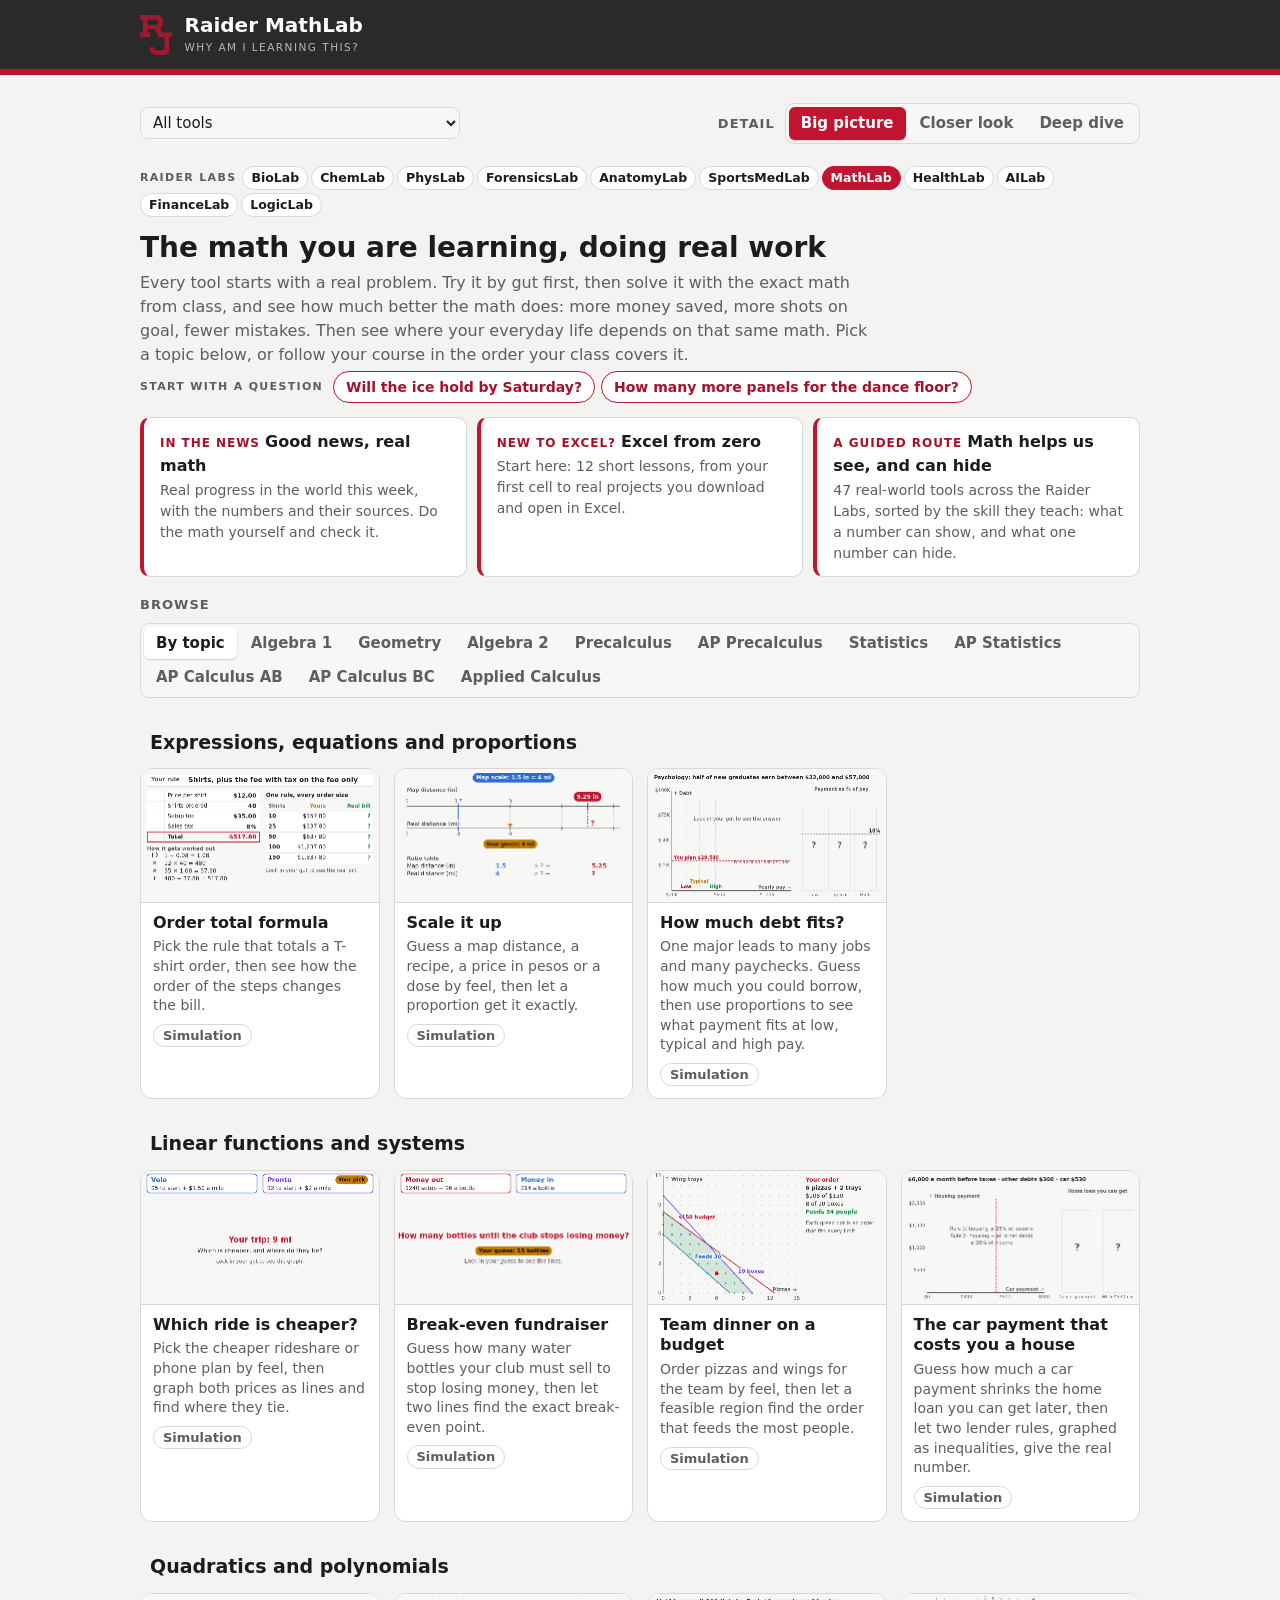
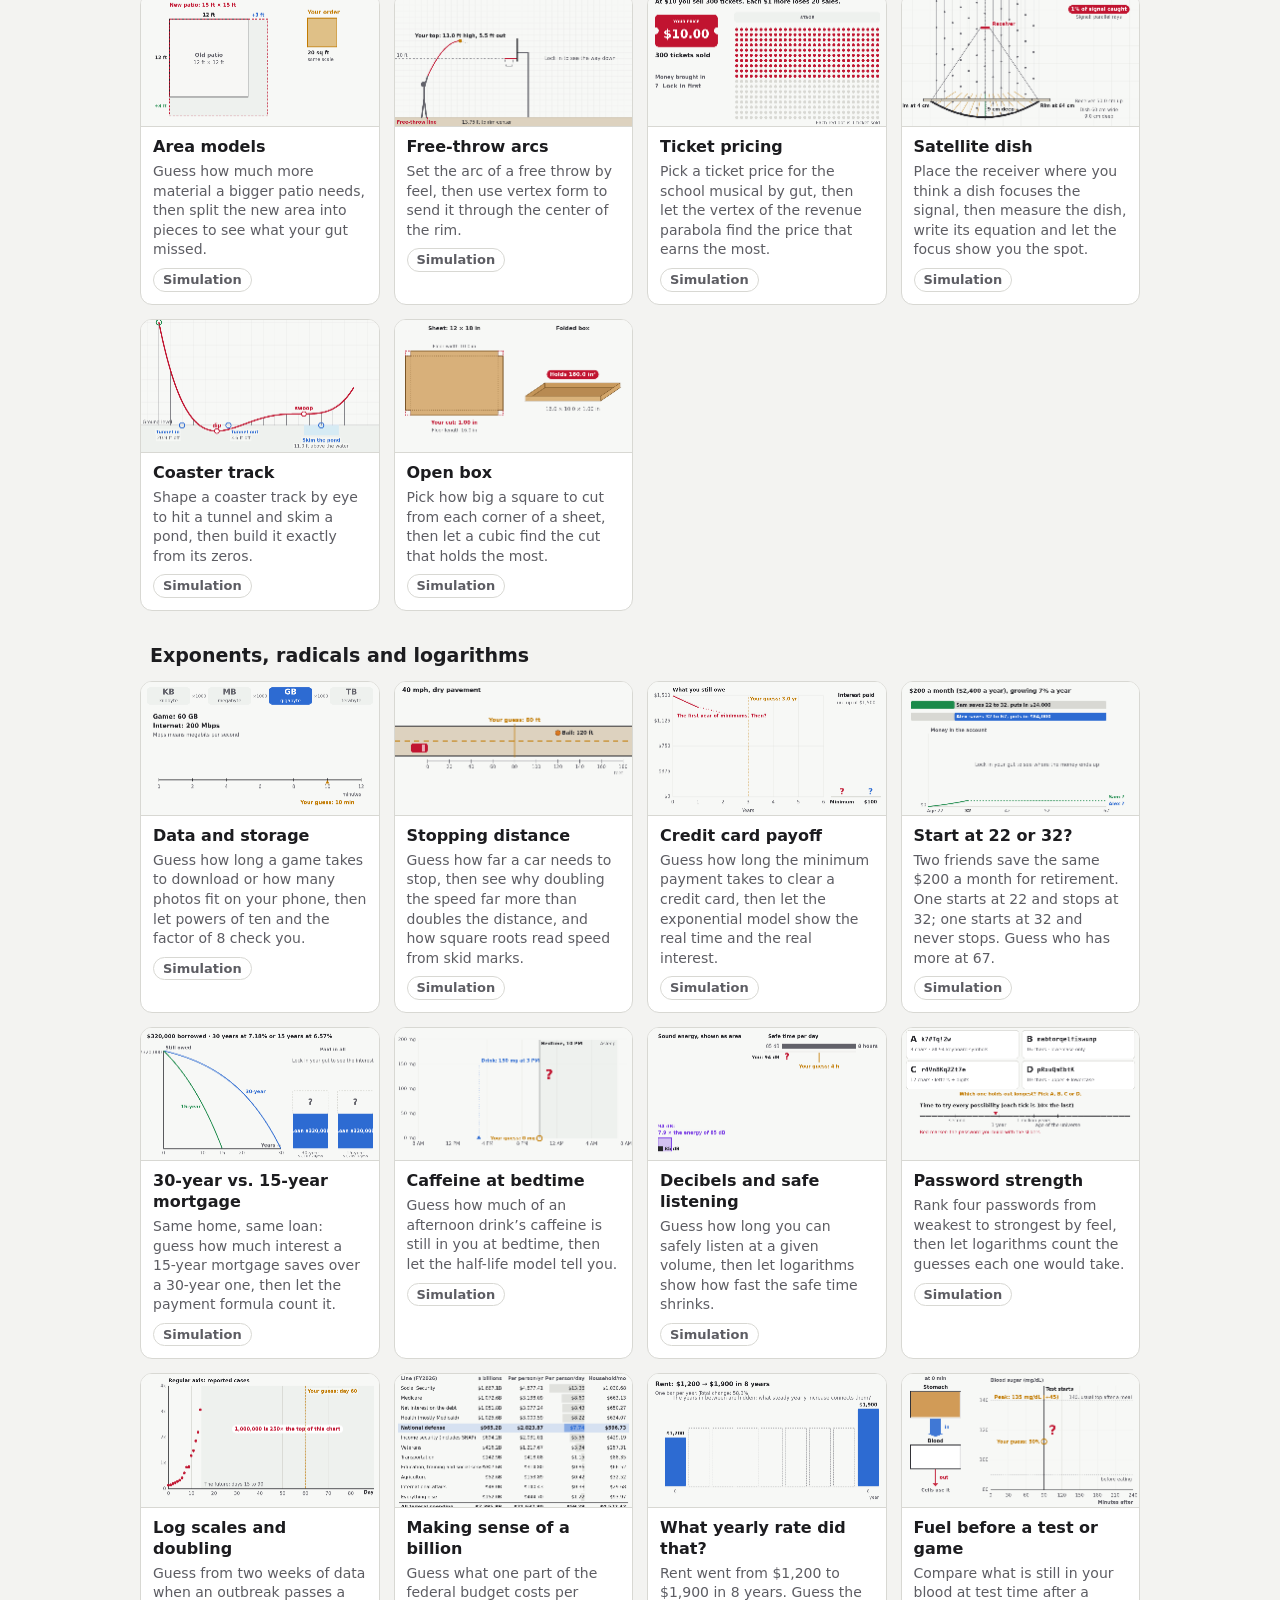
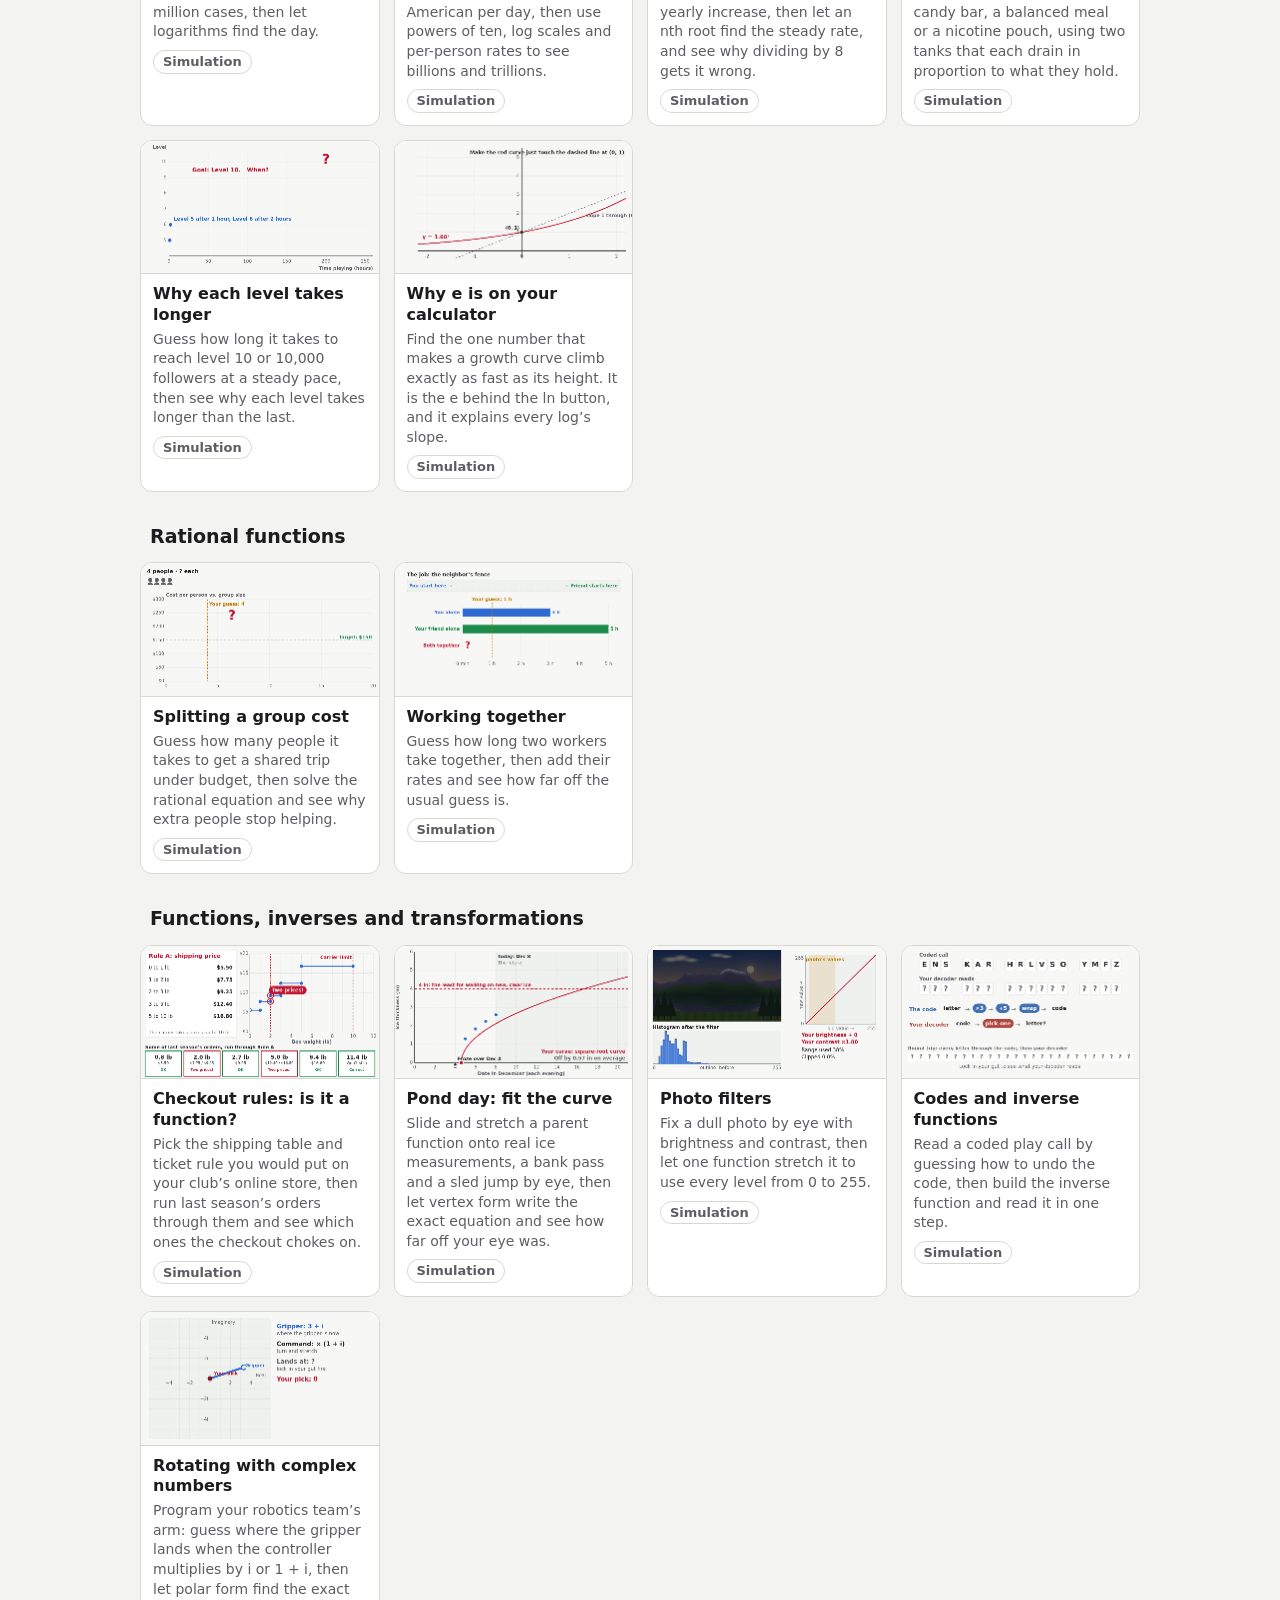
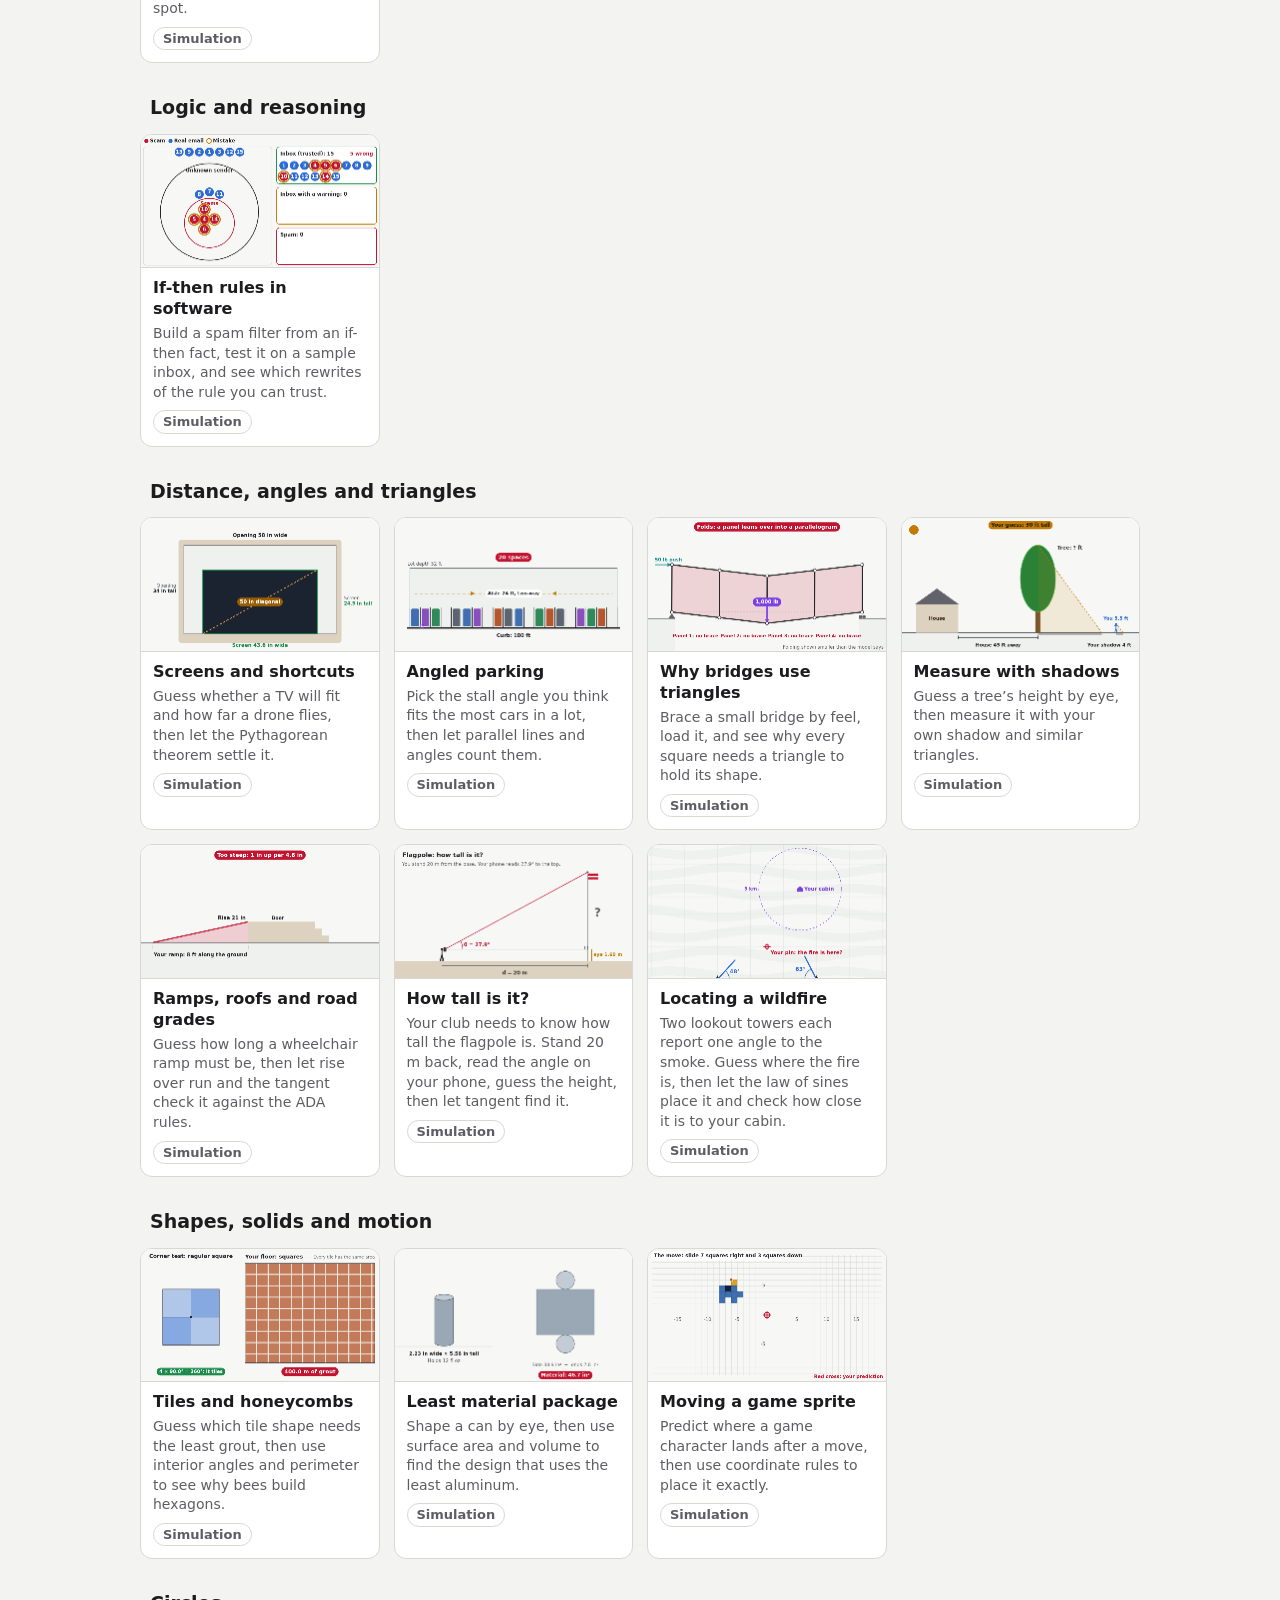
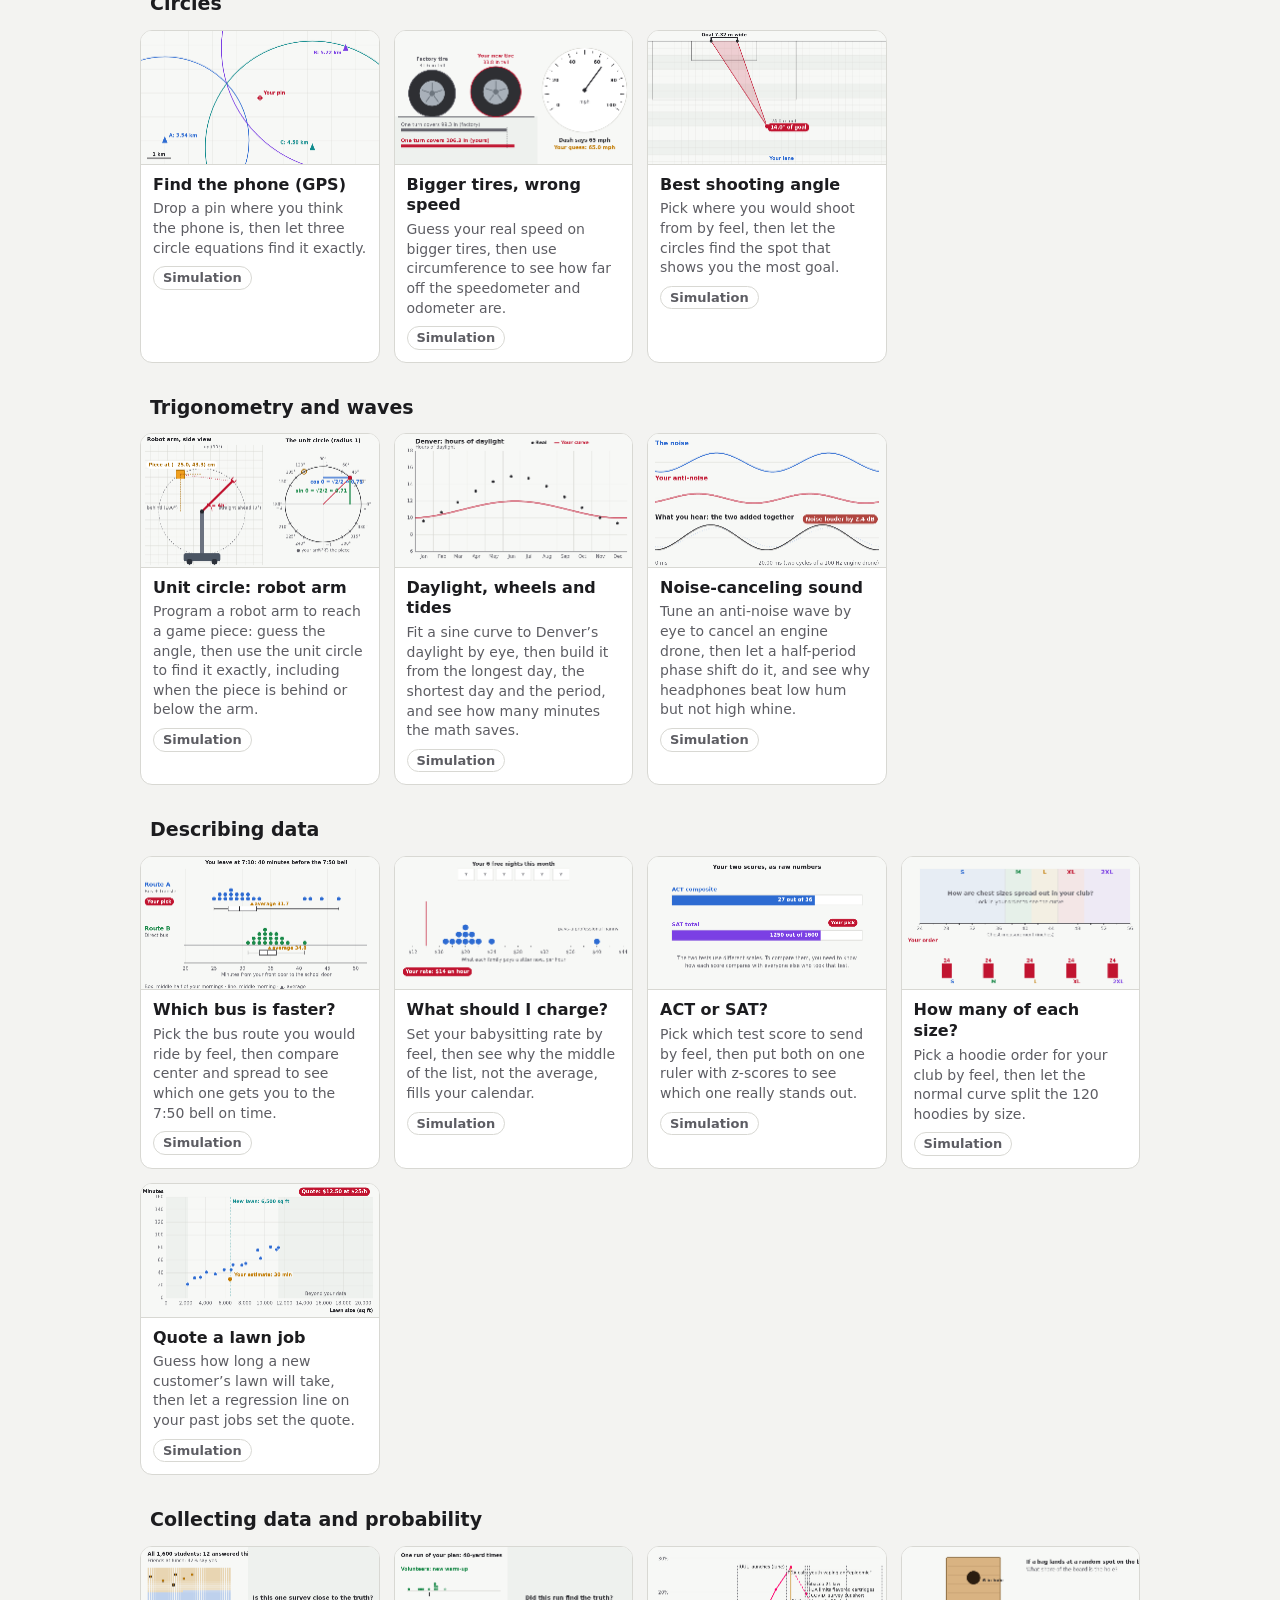
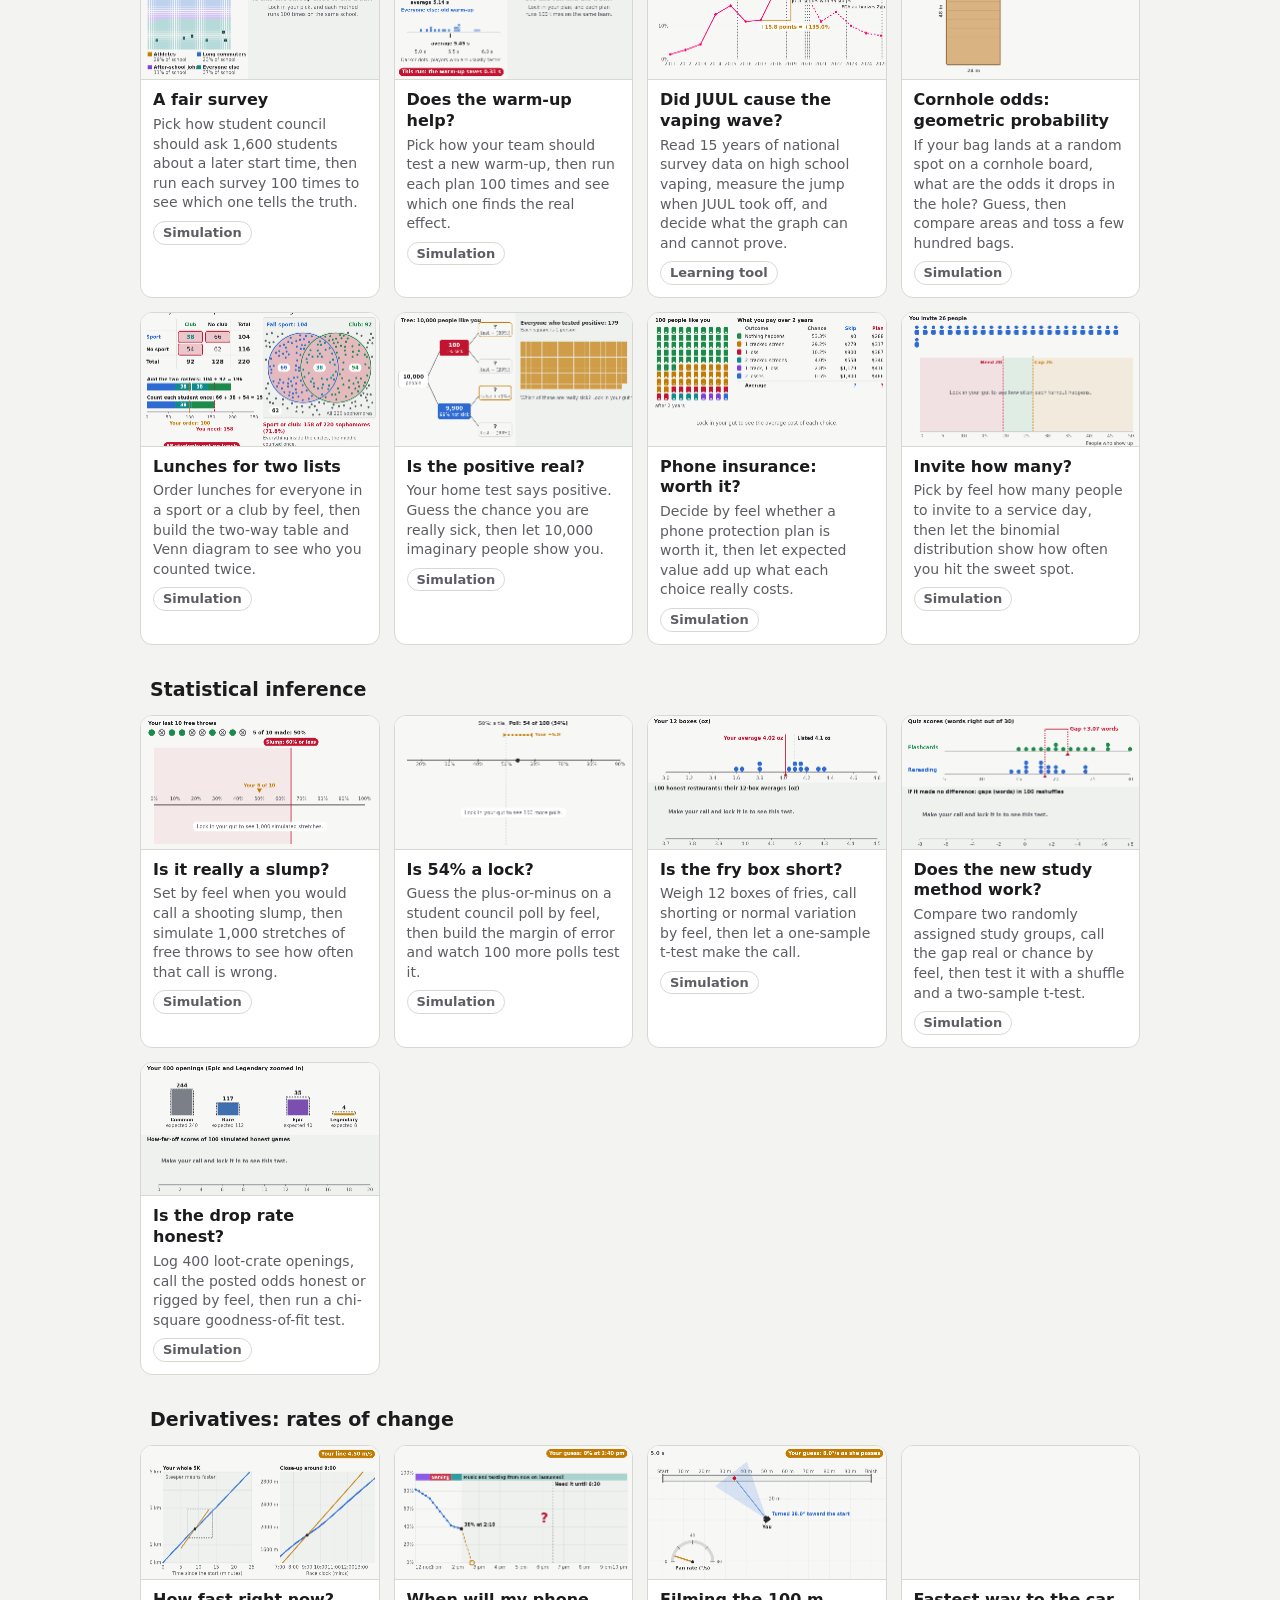
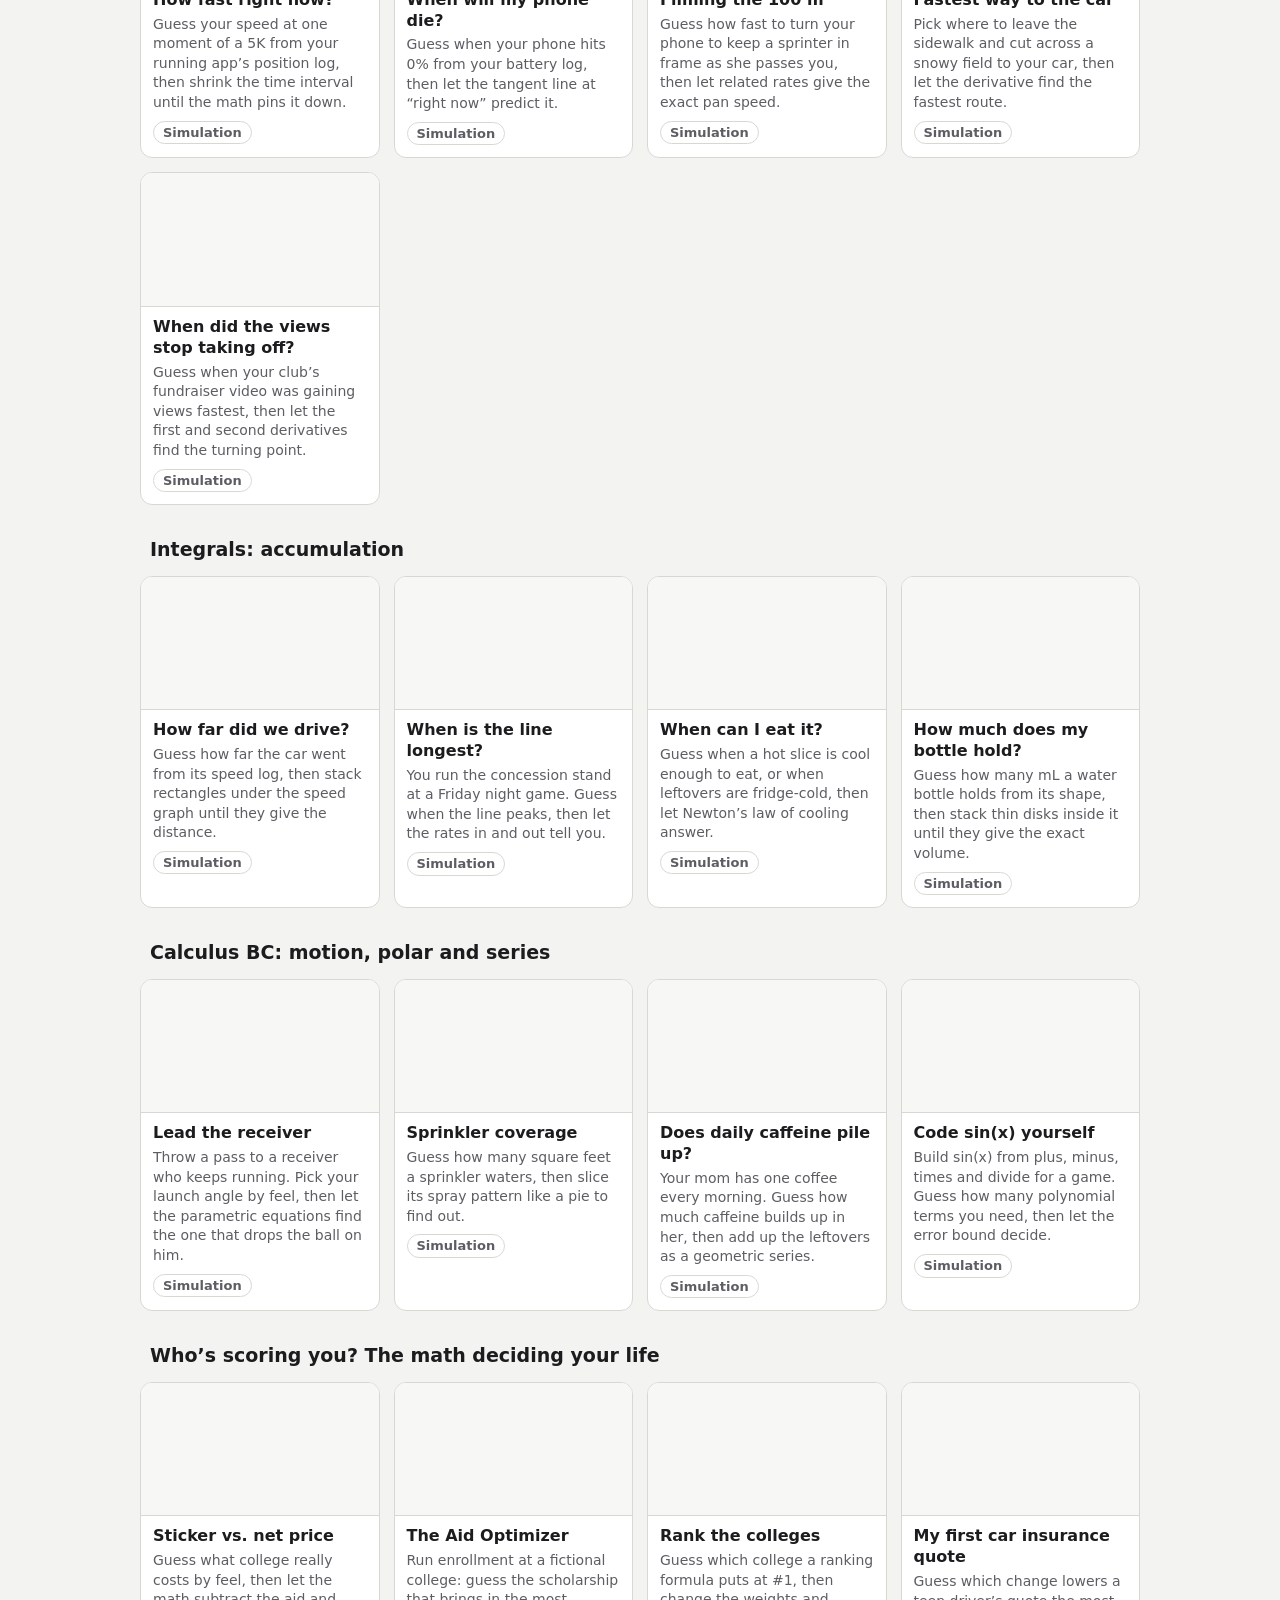
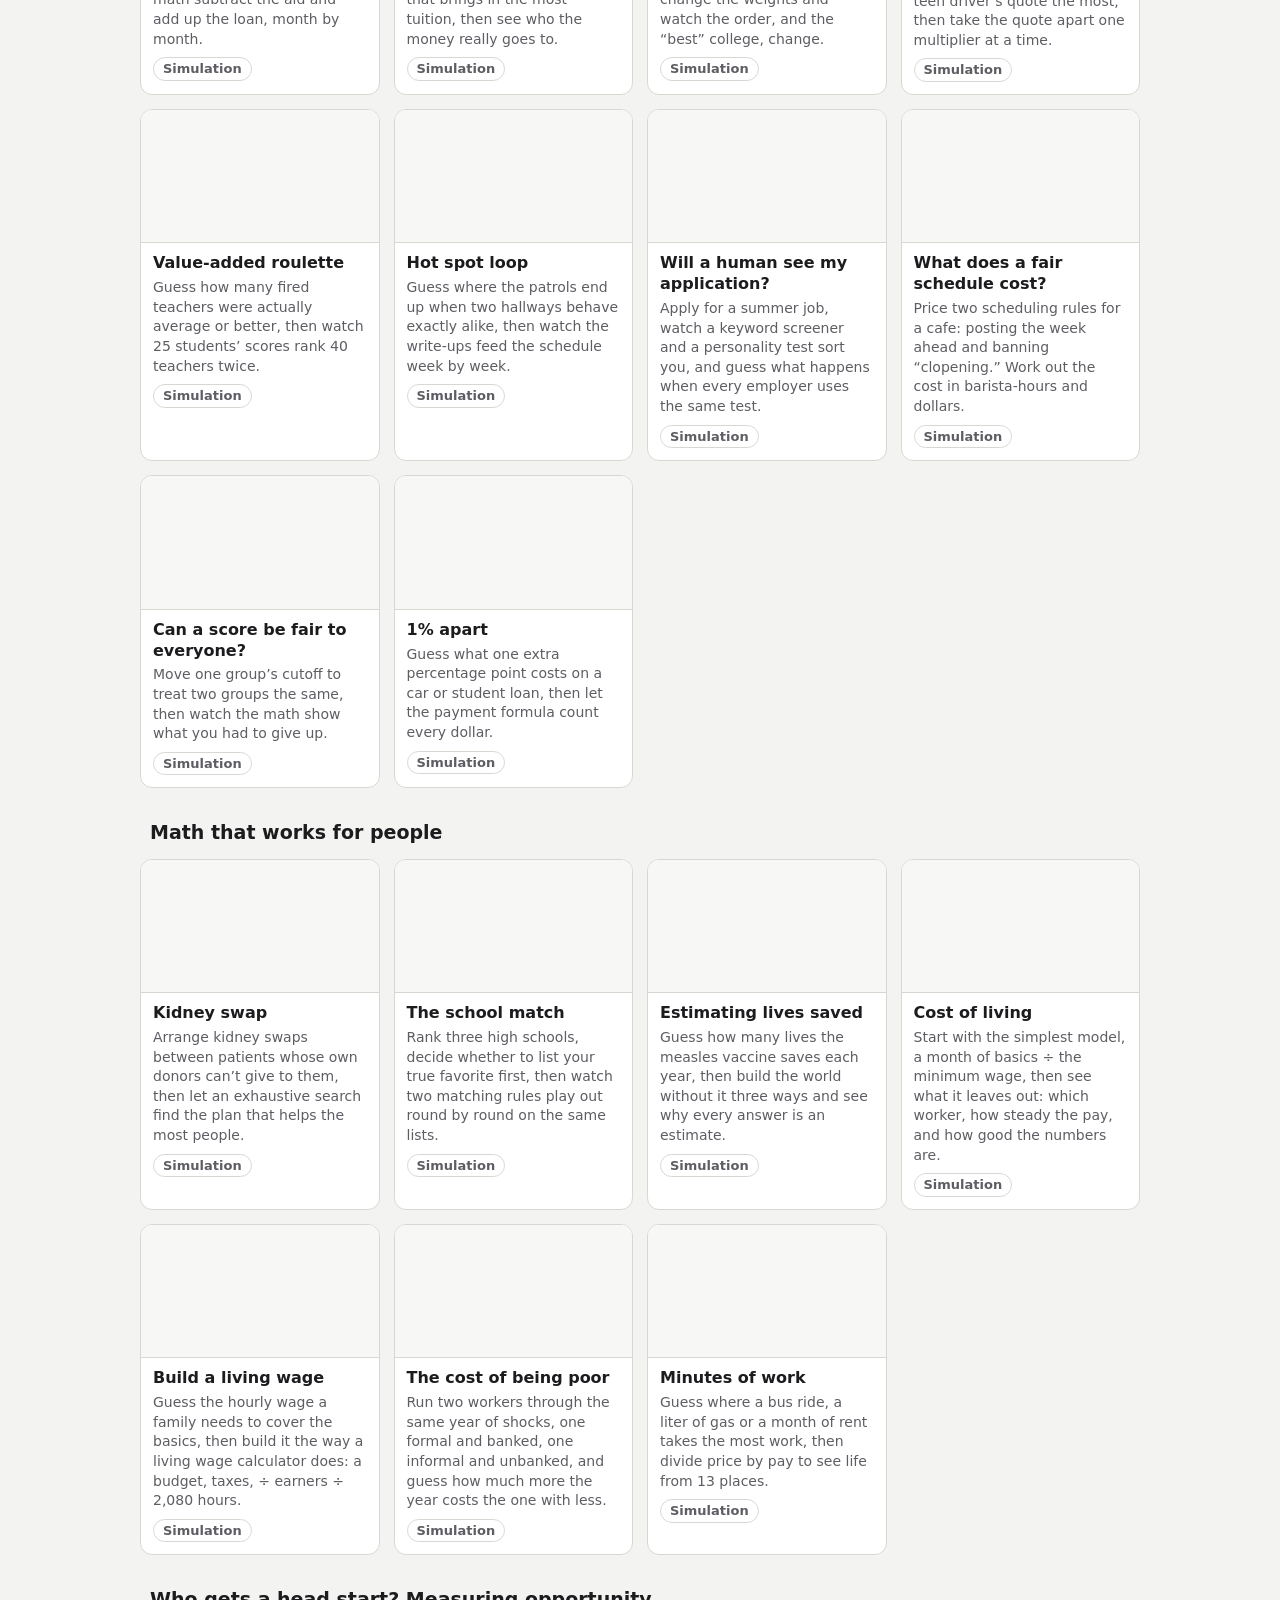
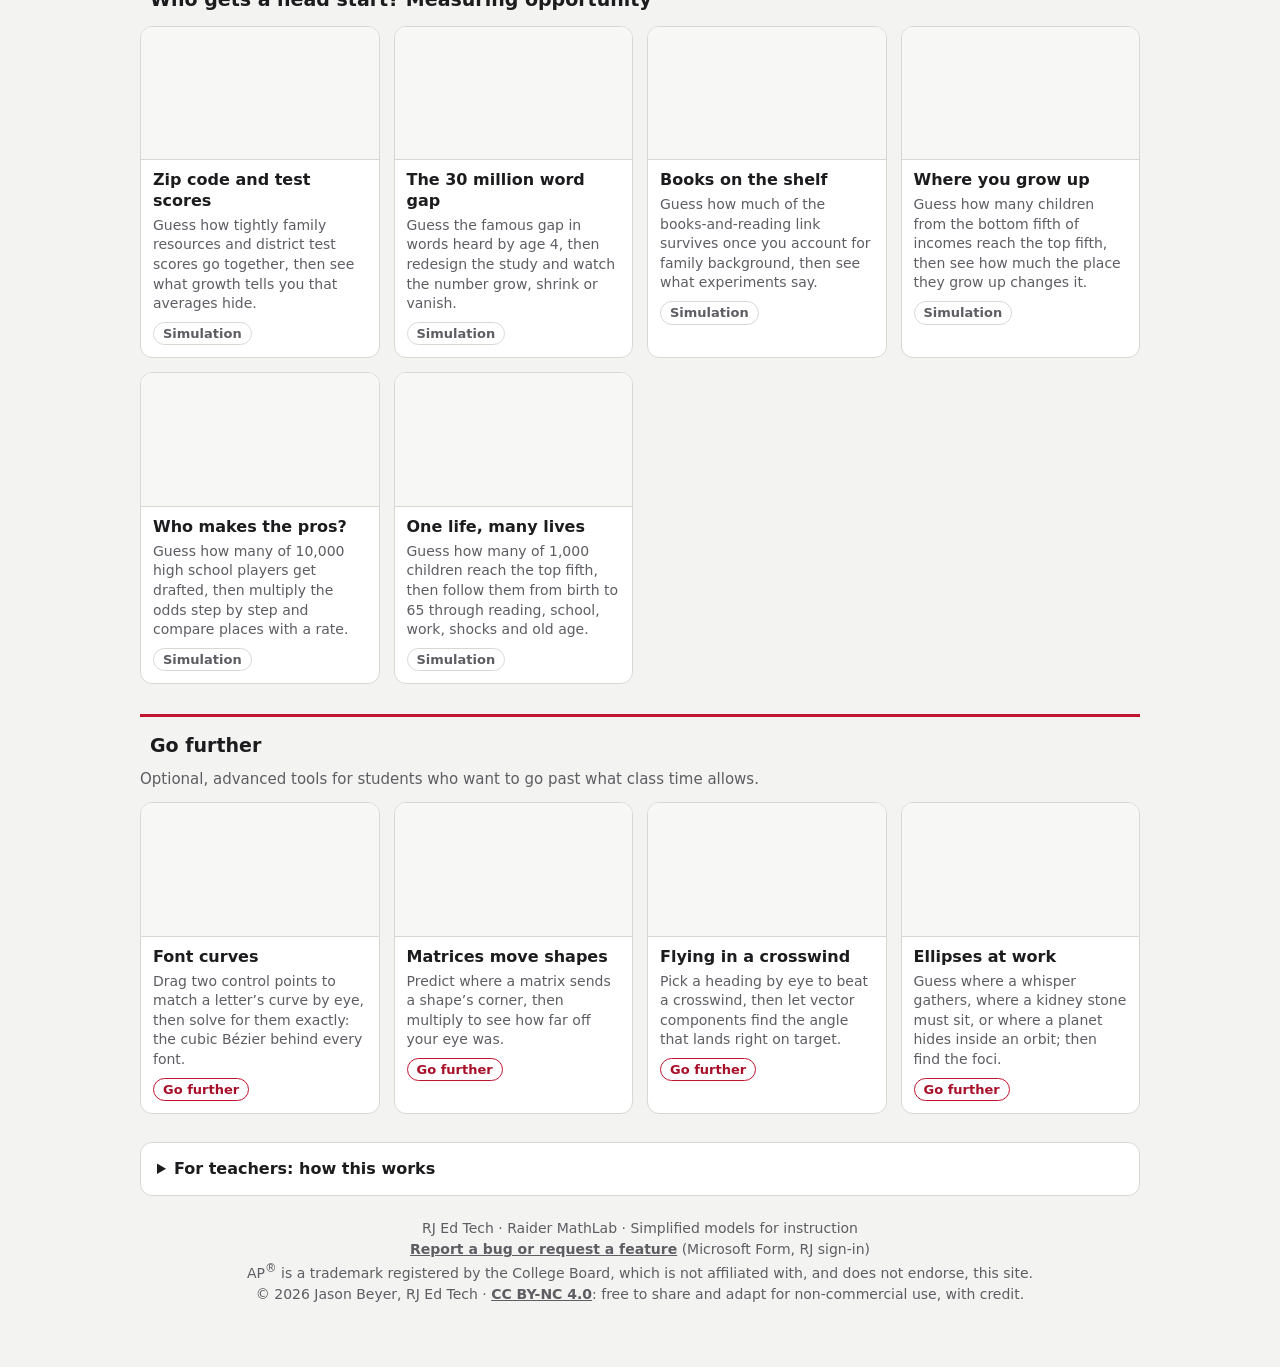
<file: index.html>
<!DOCTYPE html>
<html lang="en">
<head>
<meta charset="utf-8">
<meta name="viewport" content="width=device-width, initial-scale=1, viewport-fit=cover">
<title>Raider MathLab</title>
<meta name="lab-name" content="Raider MathLab">
<meta name="lab-key" content="rjmathlab">
<meta name="uses-label" content="Your day runs on this">
<meta name="uses-open" content="1">
<meta name="uses-after-gut" content="1">
<meta name="guided-gut" content="1">
<meta name="jump-all" content="All tools">
<meta name="description" content="Why am I learning this? Real problems, solved with the exact math from Algebra 1, Geometry, Algebra 2 and Precalculus at Regis Jesuit.">
<meta name="claude:viewport-fit-sides" content="cover">
<link rel="icon" href="favicon.ico" sizes="any">
<link rel="icon" href="favicon.svg" type="image/svg+xml">
<link rel="apple-touch-icon" href="apple-touch-icon.png">
<link rel="stylesheet" href="biolab.css?v=202611240500">
</head>
<body>
<header class="rj-masthead">
  <div class="hl">
    <img class="rj-mark" src="[data-uri]" alt="RJ">
    <div>
      <h1>Raider MathLab</h1>
      <p class="tagline">Why am I learning this?</p>
    </div>
  </div>
</header>

<main class="wrap">
  <nav class="bar">
    <div class="nav-l"><a href="#home" class="back" id="back" hidden>← All tools</a>
      <select id="jump" class="sel" aria-label="Go to a tool"></select></div>
    <div class="lvl"><span class="lvl-l" id="lvl-l">Detail</span>
      <div class="seg" id="lvl" role="group" aria-labelledby="lvl-l">
        <button type="button" data-l="bio" title="The main idea, in everyday words">Big picture</button><button type="button" data-l="honors" title="The math gets its names, and you can change more things">Closer look</button><button type="button" data-l="ap" title="Everything, including the formulas and the proofs">Deep dive</button>
      </div>
    </div>
  </nav>

  <section id="home">
    <nav class="labs" aria-label="Raider Labs"><span class="labs-l">Raider Labs</span><a href="https://rjedtech.github.io/Raider-BioLab/" title="Biology">BioLab <small>Biology</small></a><a href="https://rjedtech.github.io/Raider-ChemLab/" title="Chemistry">ChemLab <small>Chemistry</small></a><a href="https://rjedtech.github.io/Raider-PhysLab/" title="Physics">PhysLab <small>Physics</small></a><a href="https://rjedtech.github.io/Raider-ForensicsLab/" title="Forensic Science">ForensicsLab <small>Forensic Science</small></a><a href="https://rjedtech.github.io/Raider-AnatomyLab/" title="Anatomy &amp; Physiology">AnatomyLab <small>Anatomy &amp; Physiology</small></a><a href="https://rjedtech.github.io/Raider-SportsMedLab/" title="Sports Medicine">SportsMedLab <small>Sports Medicine</small></a><a href="https://rjedtech.github.io/Raider-MathLab/" aria-current="page" title="Mathematics">MathLab <small>Mathematics</small></a><a href="https://rjedtech.github.io/Raider-HealthLab/" title="Health">HealthLab <small>Health</small></a><a href="https://rjedtech.github.io/Raider-AILab/" title="Artificial Intelligence">AILab <small>Artificial Intelligence</small></a><a href="https://rjedtech.github.io/Raider-FinanceLab/" title="Personal Finance">FinanceLab <small>Personal Finance</small></a><a href="https://rjedtech.github.io/Raider-LogicLab/" title="Logic &amp; Argument">LogicLab <small>Logic &amp; Argument</small></a></nav>
    <div class="home-head">
      <h2>The math you are learning, doing real work</h2>
      <p class="lede">Every tool starts with a real problem. Try it by gut first, then solve it with the exact math from class, and see how much better the math does: more money saved, more shots on goal, fewer mistakes. Then see where your everyday life depends on that same math. Pick a topic below, or follow your course in the order your class covers it.</p>
    </div>
    <div class="home-cards">
      <a class="xl-entry" href="news.html"><span class="xl-entry-k">In the News</span> <b>Good news, real math</b> <span class="xl-entry-d">Real progress in the world this week, with the numbers and their sources. Do the math yourself and check it.</span></a>
      <a class="xl-entry" href="excel.html"><span class="xl-entry-k">New to Excel?</span> <b>Excel from zero</b> <span class="xl-entry-d">Start here: 12 short lessons, from your first cell to real projects you download and open in Excel.</span></a>
      <a class="xl-entry" href="seehide.html"><span class="xl-entry-k">A guided route</span> <b>Math helps us see, and can hide</b> <span class="xl-entry-d">47 real-world tools across the Raider Labs, sorted by the skill they teach: what a number can show, and what one number can hide.</span></a>
    </div>
    <div class="browse-row"><span class="lvl-l" id="browse-l">Browse</span><div class="seg" id="browse" role="group" aria-labelledby="browse-l"></div></div>
    <div id="units"></div>
  </section>

  <div id="sims"></div>

  <details class="notes" id="notes">
    <summary>For teachers: how this works</summary>
    <div class="cols">
      <div>
        <h4>Built for "why am I learning this?"</h4>
        <p>Each tool follows the same four steps: <b>the problem</b> (a real case with real numbers), <b>gut vs. math</b> (students lock in a gut answer, then the math takes a turn and the tool shows the difference in real terms), <b>your day runs on this</b> (where modern life depends on this exact skill) and <b>review</b> (real-world and test-style questions with worked solutions).</p>
        <h4>Why are we learning this? cards</h4>
        <p>Choose your course under <b>Browse</b>, then open a unit. The unit page starts with a <b>Why are we learning this?</b> card: an opening question, the problems this unit solves and the everyday technology that depends on it. Press <b>Project this</b> on the first day of the unit.</p>
      </div>
      <div>
        <h4>Three levels of detail</h4>
        <p><b>Big picture</b> gives the main idea in everyday words. <b>Closer look</b> names the math and adds variables. <b>Deep dive</b> adds the formulas, derivations and harder questions. Any student can choose any level.</p>
        <h4>Put a tool in Canvas</h4>
        <p>Open any tool and use <b>Embed this tool in Canvas</b> at the bottom. Choose where it starts, copy the code and paste it into a Canvas page.</p>
        <h4>Privacy</h4>
        <p>Everything runs in the browser. There are no logins, and no student data leaves the device. An anonymous page counter (no cookies, no names) records which tools are opened and whether the visit came through a school device.</p>
      </div>
    </div>
  </details>
  <p class="foot">RJ Ed Tech · Raider MathLab · Simplified models for instruction<br><a href="https://forms.cloud.microsoft/Pages/ResponsePage.aspx?id=4SwuQZc-CEClZjjFdYLisQzihhIB-7hPp9L3AOSeJONUOVJaVTVMOE9YMFNSVVM3TUNOOFVQR1pYTi4u&amp;rc59cb41123d3497584d2ca10cb9e1c54=%22Raider%20MathLab%22" target="_blank" rel="noopener">Report a bug or request a feature</a> (Microsoft Form, RJ sign-in)<br>AP<sup>®</sup> is a trademark registered by the College Board, which is not affiliated with, and does not endorse, this site.<br>© 2026 Jason Beyer, RJ Ed Tech · <a href="https://creativecommons.org/licenses/by-nc/4.0/" target="_blank" rel="license noopener">CC BY-NC 4.0</a>: free to share and adapt for non-commercial use, with credit.</p>
</main>

<script src="engine.js?v=202611200300"></script>
<!--SIMS-->
<script src="sims/aidoptimizer.js?v=202611171600"></script>
<script src="sims/areamodel.js?v=202611092100"></script>
<script src="sims/babysit.js?v=202611092100"></script>
<script src="sims/battery.js?v=202611092100"></script>
<script src="sims/beatbot.js?v=202611171600"></script>
<script src="sims/billions.js?v=202611171600"></script>
<script src="sims/bookshome.js?v=202611171200"></script>
<script src="sims/bottle.js?v=202611092100"></script>
<script src="sims/breakeven.js?v=202611132045"></script>
<script src="sims/budget.js?v=202611131500"></script>
<script src="sims/busroute.js?v=202611092100"></script>
<script src="sims/caffeine.js?v=202611121800"></script>
<script src="sims/caffeinedaily.js?v=202611092100"></script>
<script src="sims/fuel.js?v=202611182100"></script>
<script src="sims/logslow.js?v=202611182100"></script>
<script src="sims/lnbase.js?v=202611182100"></script>
<script src="sims/camerapan.js?v=202611092100"></script>
<script src="sims/carhouse.js?v=202611132000"></script>
<script src="sims/carquote.js?v=202611092100"></script>
<script src="sims/checkout.js?v=202611171600"></script>
<script src="sims/cipher.js?v=202611092100"></script>
<script src="sims/coaster.js?v=202611132030"></script>
<script src="sims/concession.js?v=202611092100"></script>
<script src="sims/cooling.js?v=202611092100"></script>
<script src="sims/costofliving.js?v=202611092100"></script>
<script src="sims/creditcard.js?v=202611121800"></script>
<script src="sims/datasize.js?v=202611092100"></script>
<script src="sims/daylight.js?v=202611092100"></script>
<script src="sims/debtfit.js?v=202611092315"></script>
<script src="sims/decibels.js?v=202611131500"></script>
<script src="sims/dish.js?v=202611092100"></script>
<script src="sims/fairscore.js?v=202611171600"></script>
<script src="sims/fontcurves.js?v=202611171600"></script>
<script src="sims/formulas.js?v=202611092100"></script>
<script src="sims/freethrow.js?v=202611171600"></script>
<script src="sims/fryshort.js?v=202611171600"></script>
<script src="sims/gps.js?v=202611092100"></script>
<script src="sims/hoodies.js?v=202611092100"></script>
<script src="sims/hotspot.js?v=202611092100"></script>
<script src="sims/insurance.js?v=202611171800"></script>
<script src="sims/kidneyswap.js?v=202611092100"></script>
<script src="sims/lawnjob.js?v=202611092100"></script>
<script src="sims/leadpass.js?v=202611171600"></script>
<script src="sims/lifesim.js?v=202611092100"></script>
<script src="sims/livessaved.js?v=202611092100"></script>
<script src="sims/livingwage.js?v=202611092100"></script>
<script src="sims/logic.js?v=202611092100"></script>
<script src="sims/logscale.js?v=202611121800"></script>
<script src="sims/lootdrop.js?v=202611171600"></script>
<script src="sims/targetdrop.js?v=202611141100"></script>
<script src="sims/lunchcount.js?v=202611121800"></script>
<script src="sims/makethepros.js?v=202611092100"></script>
<script src="sims/matrices.js?v=202611092100"></script>
<script src="sims/minutesofwork.js?v=202611092100"></script>
<script src="sims/mortgageterm.js?v=202611092100"></script>
<script src="sims/noisecancel.js?v=202611171600"></script>
<script src="sims/onepercent.js?v=202611092100"></script>
<script src="sims/unitcircle.js?v=202611170400"></script>
<script src="sims/openbox.js?v=202611092100"></script>
<script src="sims/opportunity.js?v=202611171600"></script>
<script src="sims/orbits.js?v=202611092100"></script>
<script src="sims/packaging.js?v=202611092100"></script>
<script src="sims/parking.js?v=202611092100"></script>
<script src="sims/passwords.js?v=202611171800"></script>
<script src="sims/photofilter.js?v=202611092100"></script>
<script src="sims/pollmargin.js?v=202611171600"></script>
<script src="sims/pondday.js?v=202611121800"></script>
<script src="sims/povertypremium.js?v=202611092100"></script>
<script src="sims/ramp.js?v=202611092100"></script>
<script src="sims/clinometer.js?v=202611141800"></script>
<script src="sims/rankcolleges.js?v=202611092100"></script>
<script src="sims/rapidtest.js?v=202611171600"></script>
<script src="sims/rideshare.js?v=202611092100"></script>
<script src="sims/rotations.js?v=202611171600"></script>
<script src="sims/rsvp.js?v=202611092100"></script>
<script src="sims/runpace.js?v=202611092100"></script>
<script src="sims/scaleit.js?v=202611092100"></script>
<script src="sims/schedule.js?v=202611171600"></script>
<script src="sims/schoolmatch.js?v=202611092100"></script>
<script src="sims/screens.js?v=202611092100"></script>
<script src="sims/shadow.js?v=202611092100"></script>
<script src="sims/sharedwork.js?v=202611092100"></script>
<script src="sims/shortcut.js?v=202611092100"></script>
<script src="sims/shotangle.js?v=202611092100"></script>
<script src="sims/sincode.js?v=202611092100"></script>
<script src="sims/skidmarks.js?v=202611092100"></script>
<script src="sims/yearlygrowth.js?v=202611140510"></script>
<script src="sims/slump.js?v=202611092100"></script>
<script src="sims/speedlog.js?v=202611092100"></script>
<script src="sims/splitcost.js?v=202611131500"></script>
<script src="sims/sprinkler.js?v=202611171600"></script>
<script src="sims/sprites.js?v=202611092100"></script>
<script src="sims/startearly.js?v=202611092100"></script>
<script src="sims/stickernet.js?v=202611092100"></script>
<script src="sims/studymethod.js?v=202611171600"></script>
<script src="sims/survey.js?v=202611171600"></script>
<script src="sims/testchoice.js?v=202611092100"></script>
<script src="sims/ticketprice.js?v=202611092100"></script>
<script src="sims/tiling.js?v=202611092100"></script>
<script src="sims/tires.js?v=202611092100"></script>
<script src="sims/triangulate.js?v=202611092100"></script>
<script src="sims/truss.js?v=202611092100"></script>
<script src="sims/valueadded.js?v=202611092100"></script>
<script src="sims/viewcurve.js?v=202611092100"></script>
<script src="sims/warmup.js?v=202611171830"></script>
<script src="sims/windvectors.js?v=202611092100"></script>
<script src="sims/wordgap.js?v=202611092100"></script>
<script src="sims/zipscores.js?v=202611171600"></script>
<script src="sims/vapegraph.js?v=202611181300"></script>
<!--/SIMS-->
<script src="courses.js?v=202611181900"></script>
<script src="why.js?v=202611092100"></script>
<script src="practical.js?v=202611092100"></script>
<script src="review.js?v=202611092100"></script>
<script src="myths.js?v=202611181900"></script>
<!--EXTRA-->
<script src="practical/aidoptimizer.js?v=202611131700"></script>
<script src="practical/areamodel.js?v=202611131700"></script>
<script src="practical/babysit.js?v=202611131700"></script>
<script src="practical/battery.js?v=202611131700"></script>
<script src="practical/beatbot.js?v=202611131700"></script>
<script src="practical/billions.js?v=202611131700"></script>
<script src="practical/bookshome.js?v=202611131700"></script>
<script src="practical/bottle.js?v=202611131700"></script>
<script src="practical/breakeven.js?v=202611131700"></script>
<script src="practical/budget.js?v=202611131500"></script>
<script src="practical/busroute.js?v=202611131700"></script>
<script src="practical/caffeine.js?v=202611121800"></script>
<script src="practical/caffeinedaily.js?v=202611131700"></script>
<script src="practical/fuel.js?v=202611181900"></script>
<script src="practical/logslow.js?v=202611181945"></script>
<script src="practical/lnbase.js?v=202611181945"></script>
<script src="practical/camerapan.js?v=202611131700"></script>
<script src="practical/carhouse.js?v=202611131700"></script>
<script src="practical/carquote.js?v=202611131700"></script>
<script src="practical/checkout.js?v=202611121800"></script>
<script src="practical/cipher.js?v=202611131700"></script>
<script src="practical/coaster.js?v=202611131700"></script>
<script src="practical/concession.js?v=202611131700"></script>
<script src="practical/cooling.js?v=202611131700"></script>
<script src="practical/costofliving.js?v=202611131700"></script>
<script src="practical/creditcard.js?v=202611121800"></script>
<script src="practical/datasize.js?v=202611131700"></script>
<script src="practical/daylight.js?v=202611131700"></script>
<script src="practical/debtfit.js?v=202611131700"></script>
<script src="practical/decibels.js?v=202611131500"></script>
<script src="practical/dish.js?v=202611131700"></script>
<script src="practical/fairscore.js?v=202611131500"></script>
<script src="practical/fontcurves.js?v=202611131700"></script>
<script src="practical/formulas.js?v=202611131700"></script>
<script src="practical/freethrow.js?v=202611131700"></script>
<script src="practical/fryshort.js?v=202611131700"></script>
<script src="practical/gps.js?v=202611131700"></script>
<script src="practical/hoodies.js?v=202611131700"></script>
<script src="practical/hotspot.js?v=202611131700"></script>
<script src="practical/insurance.js?v=202611131700"></script>
<script src="practical/kidneyswap.js?v=202611131700"></script>
<script src="practical/lawnjob.js?v=202611131700"></script>
<script src="practical/leadpass.js?v=202611131700"></script>
<script src="practical/lifesim.js?v=202611131700"></script>
<script src="practical/livessaved.js?v=202611131700"></script>
<script src="practical/livingwage.js?v=202611131700"></script>
<script src="practical/logic.js?v=202611131700"></script>
<script src="practical/logscale.js?v=202611121800"></script>
<script src="practical/lootdrop.js?v=202611131700"></script>
<script src="practical/targetdrop.js?v=202611141100"></script>
<script src="practical/lunchcount.js?v=202611121800"></script>
<script src="practical/makethepros.js?v=202611131700"></script>
<script src="practical/matrices.js?v=202611131700"></script>
<script src="practical/minutesofwork.js?v=202611131700"></script>
<script src="practical/mortgageterm.js?v=202611131700"></script>
<script src="practical/noisecancel.js?v=202611131700"></script>
<script src="practical/onepercent.js?v=202611131700"></script>
<script src="practical/unitcircle.js?v=202611170400"></script>
<script src="practical/openbox.js?v=202611131700"></script>
<script src="practical/opportunity.js?v=202611131700"></script>
<script src="practical/orbits.js?v=202611131700"></script>
<script src="practical/packaging.js?v=202611131700"></script>
<script src="practical/parking.js?v=202611131700"></script>
<script src="practical/passwords.js?v=202611131700"></script>
<script src="practical/photofilter.js?v=202611131700"></script>
<script src="practical/pollmargin.js?v=202611131700"></script>
<script src="practical/pondday.js?v=202611121800"></script>
<script src="practical/povertypremium.js?v=202611131700"></script>
<script src="practical/ramp.js?v=202611131700"></script>
<script src="practical/clinometer.js?v=202611141800"></script>
<script src="practical/rankcolleges.js?v=202611131700"></script>
<script src="practical/rapidtest.js?v=202611131700"></script>
<script src="practical/rideshare.js?v=202611131700"></script>
<script src="practical/rotations.js?v=202611131700"></script>
<script src="practical/rsvp.js?v=202611131700"></script>
<script src="practical/runpace.js?v=202611131700"></script>
<script src="practical/scaleit.js?v=202611131700"></script>
<script src="practical/schedule.js?v=202611131700"></script>
<script src="practical/schoolmatch.js?v=202611131700"></script>
<script src="practical/screens.js?v=202611131700"></script>
<script src="practical/shadow.js?v=202611131700"></script>
<script src="practical/sharedwork.js?v=202611131700"></script>
<script src="practical/shortcut.js?v=202611131700"></script>
<script src="practical/shotangle.js?v=202611131700"></script>
<script src="practical/sincode.js?v=202611131700"></script>
<script src="practical/skidmarks.js?v=202611131700"></script>
<script src="practical/slump.js?v=202611131700"></script>
<script src="practical/speedlog.js?v=202611131700"></script>
<script src="practical/splitcost.js?v=202611131500"></script>
<script src="practical/sprinkler.js?v=202611131700"></script>
<script src="practical/sprites.js?v=202611131700"></script>
<script src="practical/startearly.js?v=202611131700"></script>
<script src="practical/stickernet.js?v=202611131700"></script>
<script src="practical/studymethod.js?v=202611131700"></script>
<script src="practical/survey.js?v=202611131700"></script>
<script src="practical/testchoice.js?v=202611131700"></script>
<script src="practical/ticketprice.js?v=202611131700"></script>
<script src="practical/tiling.js?v=202611131700"></script>
<script src="practical/tires.js?v=202611131700"></script>
<script src="practical/triangulate.js?v=202611131700"></script>
<script src="practical/truss.js?v=202611131700"></script>
<script src="practical/valueadded.js?v=202611131700"></script>
<script src="practical/viewcurve.js?v=202611131700"></script>
<script src="practical/warmup.js?v=202611131700"></script>
<script src="practical/windvectors.js?v=202611131700"></script>
<script src="practical/wordgap.js?v=202611131700"></script>
<script src="practical/zipscores.js?v=202611131700"></script>
<script src="practical/yearlygrowth.js?v=202611140500"></script>
<script src="review/aidoptimizer.js?v=202611092100"></script>
<script src="review/areamodel.js?v=202611092100"></script>
<script src="review/babysit.js?v=202611171830"></script>
<script src="review/battery.js?v=202611092100"></script>
<script src="review/beatbot.js?v=202611092100"></script>
<script src="review/billions.js?v=202611092100"></script>
<script src="review/bookshome.js?v=202611092100"></script>
<script src="review/bottle.js?v=202611092100"></script>
<script src="review/breakeven.js?v=202611092100"></script>
<script src="review/budget.js?v=202611092100"></script>
<script src="review/busroute.js?v=202611092100"></script>
<script src="review/caffeine.js?v=202611092100"></script>
<script src="review/caffeinedaily.js?v=202611092100"></script>
<script src="review/fuel.js?v=202611181900"></script>
<script src="review/logslow.js?v=202611181945"></script>
<script src="review/lnbase.js?v=202611181945"></script>
<script src="review/camerapan.js?v=202611092100"></script>
<script src="review/carhouse.js?v=202611092100"></script>
<script src="review/carquote.js?v=202611092100"></script>
<script src="review/checkout.js?v=202611092100"></script>
<script src="review/cipher.js?v=202611092100"></script>
<script src="review/coaster.js?v=202611092100"></script>
<script src="review/concession.js?v=202611092100"></script>
<script src="review/cooling.js?v=202611092100"></script>
<script src="review/costofliving.js?v=202611092100"></script>
<script src="review/creditcard.js?v=202611092100"></script>
<script src="review/datasize.js?v=202611092100"></script>
<script src="review/daylight.js?v=202611092100"></script>
<script src="review/debtfit.js?v=202611092230"></script>
<script src="review/decibels.js?v=202611092100"></script>
<script src="review/dish.js?v=202611092100"></script>
<script src="review/fairscore.js?v=202611092100"></script>
<script src="review/fontcurves.js?v=202611092100"></script>
<script src="review/formulas.js?v=202611092100"></script>
<script src="review/freethrow.js?v=202611092100"></script>
<script src="review/fryshort.js?v=202611171830"></script>
<script src="review/gps.js?v=202611092100"></script>
<script src="review/hoodies.js?v=202611092100"></script>
<script src="review/hotspot.js?v=202611092100"></script>
<script src="review/insurance.js?v=202611092100"></script>
<script src="review/kidneyswap.js?v=202611092100"></script>
<script src="review/lawnjob.js?v=202611171830"></script>
<script src="review/leadpass.js?v=202611092100"></script>
<script src="review/lifesim.js?v=202611092100"></script>
<script src="review/livessaved.js?v=202611092100"></script>
<script src="review/livingwage.js?v=202611092100"></script>
<script src="review/logic.js?v=202611092100"></script>
<script src="review/logscale.js?v=202611092100"></script>
<script src="review/lootdrop.js?v=202611092100"></script>
<script src="review/targetdrop.js?v=202611141100"></script>
<script src="review/lunchcount.js?v=202611092100"></script>
<script src="review/makethepros.js?v=202611092100"></script>
<script src="review/matrices.js?v=202611092100"></script>
<script src="review/minutesofwork.js?v=202611092100"></script>
<script src="review/mortgageterm.js?v=202611092100"></script>
<script src="review/noisecancel.js?v=202611092100"></script>
<script src="review/onepercent.js?v=202611092100"></script>
<script src="review/unitcircle.js?v=202611170400"></script>
<script src="review/openbox.js?v=202611092100"></script>
<script src="review/opportunity.js?v=202611092100"></script>
<script src="review/orbits.js?v=202611092100"></script>
<script src="review/packaging.js?v=202611092100"></script>
<script src="review/parking.js?v=202611092100"></script>
<script src="review/passwords.js?v=202611161400"></script>
<script src="review/photofilter.js?v=202611092100"></script>
<script src="review/pollmargin.js?v=202611092100"></script>
<script src="review/pondday.js?v=202611092100"></script>
<script src="review/povertypremium.js?v=202611092100"></script>
<script src="review/ramp.js?v=202611092100"></script>
<script src="review/clinometer.js?v=202611141800"></script>
<script src="review/rankcolleges.js?v=202611092100"></script>
<script src="review/rapidtest.js?v=202611092100"></script>
<script src="review/rideshare.js?v=202611092100"></script>
<script src="review/rotations.js?v=202611092100"></script>
<script src="review/rsvp.js?v=202611092100"></script>
<script src="review/runpace.js?v=202611092100"></script>
<script src="review/scaleit.js?v=202611092100"></script>
<script src="review/schedule.js?v=202611092100"></script>
<script src="review/schoolmatch.js?v=202611092100"></script>
<script src="review/screens.js?v=202611092100"></script>
<script src="review/shadow.js?v=202611092100"></script>
<script src="review/sharedwork.js?v=202611092100"></script>
<script src="review/shortcut.js?v=202611092100"></script>
<script src="review/shotangle.js?v=202611092100"></script>
<script src="review/sincode.js?v=202611092100"></script>
<script src="review/skidmarks.js?v=202611092100"></script>
<script src="review/slump.js?v=202611092100"></script>
<script src="review/speedlog.js?v=202611092100"></script>
<script src="review/splitcost.js?v=202611092100"></script>
<script src="review/sprinkler.js?v=202611092100"></script>
<script src="review/sprites.js?v=202611092100"></script>
<script src="review/startearly.js?v=202611092100"></script>
<script src="review/stickernet.js?v=202611092100"></script>
<script src="review/studymethod.js?v=202611092100"></script>
<script src="review/survey.js?v=202611092100"></script>
<script src="review/testchoice.js?v=202611092100"></script>
<script src="review/ticketprice.js?v=202611092100"></script>
<script src="review/tiling.js?v=202611092100"></script>
<script src="review/tires.js?v=202611092100"></script>
<script src="review/triangulate.js?v=202611092100"></script>
<script src="review/truss.js?v=202611092100"></script>
<script src="review/valueadded.js?v=202611092100"></script>
<script src="review/viewcurve.js?v=202611092100"></script>
<script src="review/warmup.js?v=202611171830"></script>
<script src="review/windvectors.js?v=202611092100"></script>
<script src="review/wordgap.js?v=202611092100"></script>
<script src="review/zipscores.js?v=202611092100"></script>
<script src="review/yearlygrowth.js?v=202611140500"></script>
<script src="practical/vapegraph.js?v=202611181000"></script>
<script src="review/vapegraph.js?v=202611181000"></script>
<!--/EXTRA-->
<script src="mathcards.js?v=202611181900"></script>
<script src="skillsplain.js?v=202611171500"></script>
<script>BioLab.start();</script>
<script>window.RL_STORIES=[{"q": "Will the ice hold by Saturday?", "href": "pondday-story.html", "tools": ["pondday"]}, {"q": "How many more panels for the dance floor?", "href": "areamodel-story.html", "tools": ["areamodel"]}, {"q": "Start saving at 22 or 32?", "href": "https://rjedtech.github.io/Raider-FinanceLab/startearly-story.html", "tools": ["startearly"], "toolOnly": true}, {"q": "Where does a credit card payment go?", "href": "https://rjedtech.github.io/Raider-FinanceLab/creditcard-story.html", "tools": ["creditcard"], "toolOnly": true}];</script>
<script src="story-links.js?v=202611240600"></script>
<script src="student-help.js?v=202611240500"></script>
<script src="church.js?v=202611200700"></script>
<!-- Anonymous page-view count (GoatCounter, rjedtech.goatcounter.com): no cookies, no personal data, no form contents.
     Each tool (#id) counts as its own page; anything after = or @ in the address is never sent.
     A visit through the school's Securly filter (?scrlybrkr in the address) adds ?sd = school device; nothing else about the visitor is sent. -->
<script>
window.goatcounter={no_onload:true};
(function(){var last=null,tries=0;
function route(){var h=(location.hash||'').slice(1).split(/[=@?&]/)[0].replace(/[^A-Za-z0-9_-]/g,'').slice(0,40);return location.pathname.replace(/index\.html$/,'')+(h?'#'+h:'')+(/scrlybrkr/.test(location.search)?'?sd':'');}
function go(){var p=route();if(p===last)return;var g=window.goatcounter;if(!g||typeof g.count!=='function'){if(tries++<40)setTimeout(go,250);return;}last=p;try{g.count({path:p});}catch(e){}}
window.addEventListener('hashchange',go);if(document.readyState==='complete')go();else window.addEventListener('load',go);})();
</script>
<script data-goatcounter="https://rjedtech.goatcounter.com/count" async src="//gc.zgo.at/count.js"></script>
</body>
</html>
</file>
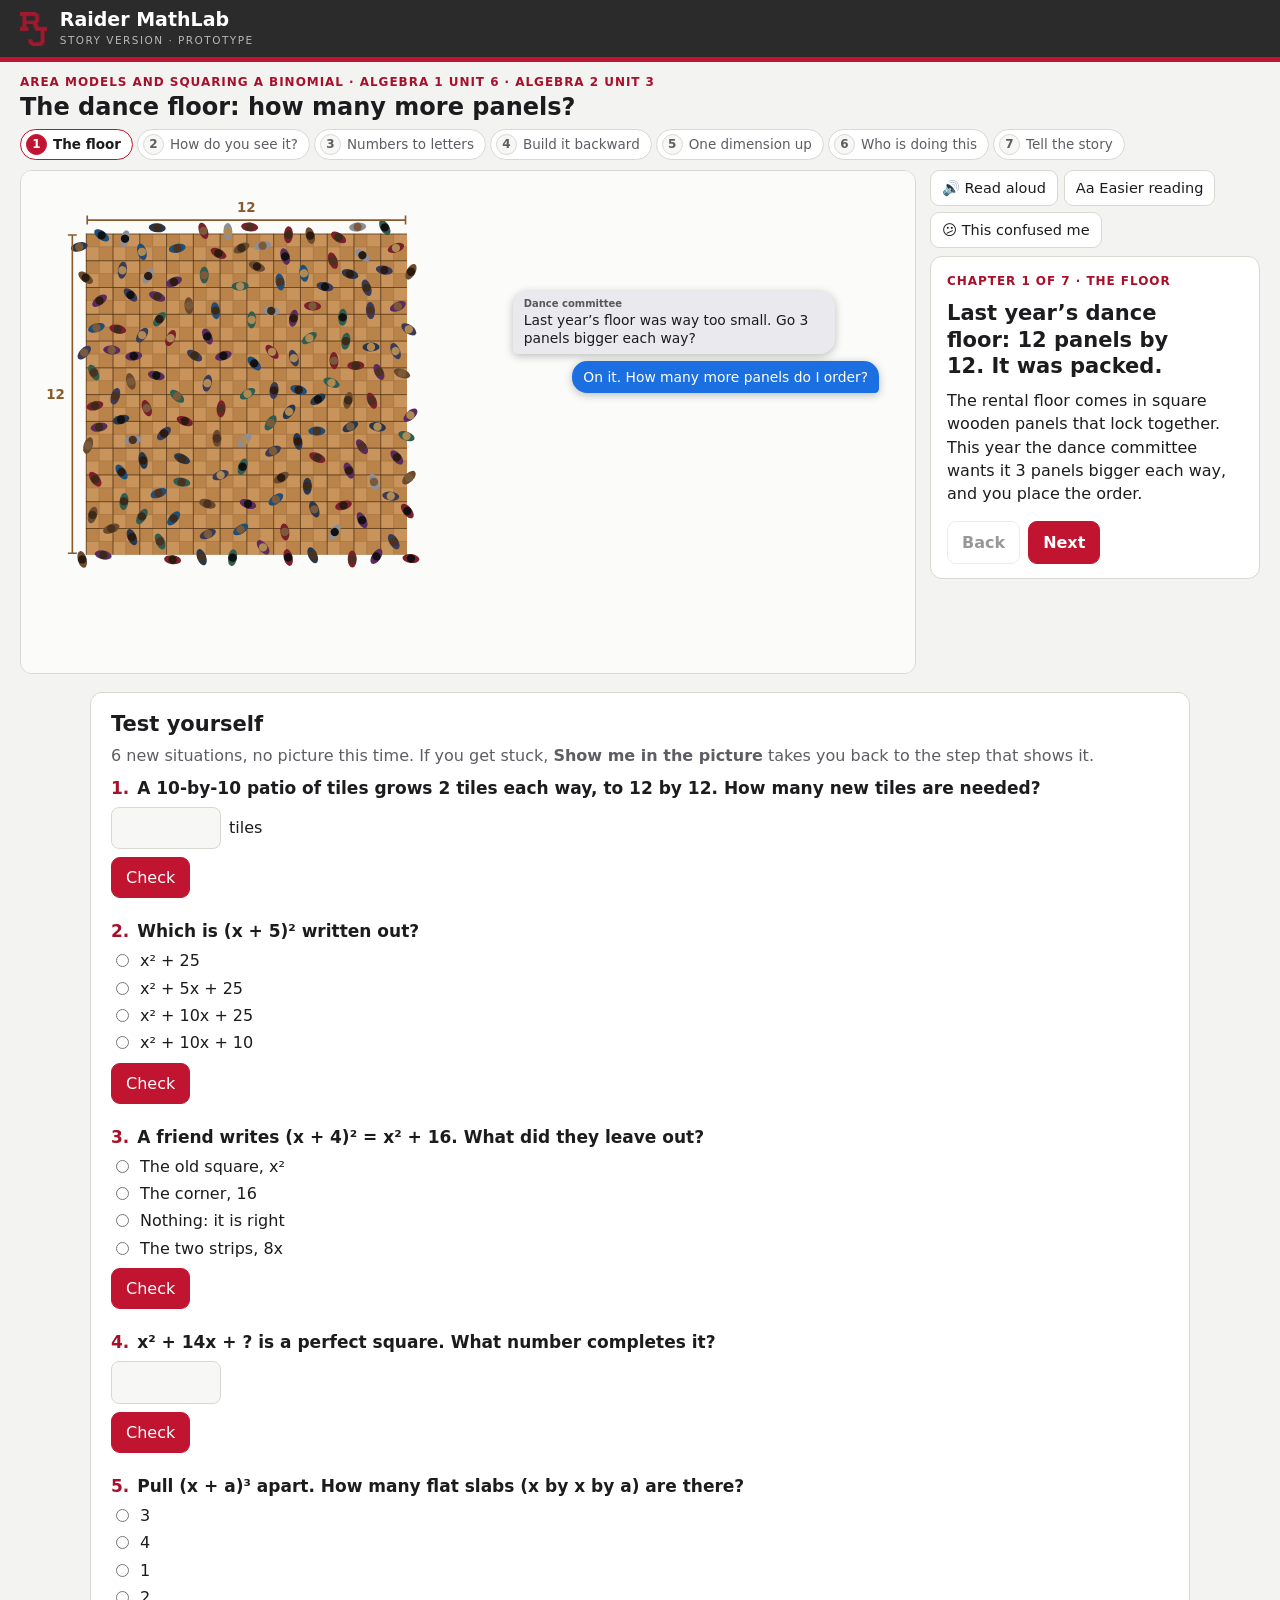
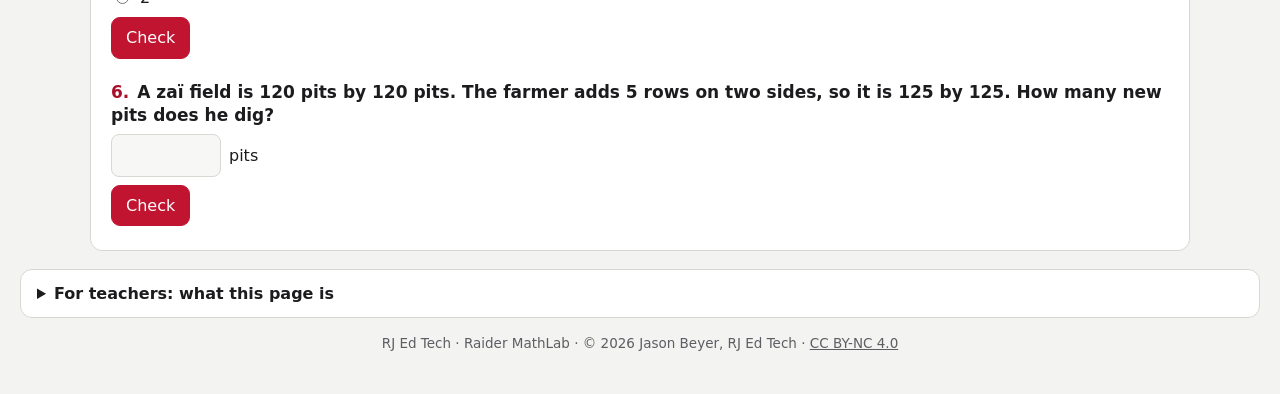
<file: areamodel-story.html>
<!DOCTYPE html>
<html lang="en">
<head>
<meta charset="utf-8">
<meta name="viewport" content="width=device-width, initial-scale=1">
<title>Dance Floor Story</title>
<style>
:root{
  /* Layout: one 16:9 picture that fills the screen, a narrow story column beside it.
     The picture carries the lesson; everything around it stays quiet. */
  --bg:#f3f3f1; --card:#ffffff; --card2:#f7f7f5; --fg:#1c1c1f; --muted:#5d5d63; --line:#d8d8d3;
  --rj:#C11430; --rj-ink:#a8102a; --focus:#1f6feb; --good:#1b7339;
  --paper:#fbfbf9; --grid:#e6e6e0; --axis:#6b6b72; --future:#eceeeb;
  --curve:#C11430; --slide:#1b5fc4; --stretch:#b45309; --guess:#a8178f; --ghost:#85858d;
  --dot:#12344d; --dotfill:#bfe3f2; --strip:#e9eef7;
  --font:"Segoe UI",system-ui,-apple-system,Roboto,"Helvetica Neue",Arial,sans-serif;
  --math:"Cambria Math","STIX Two Math","Latin Modern Math",Cambria,Georgia,serif;
}
@media (prefers-color-scheme: dark){
  :root:not([data-theme="light"]){
    color-scheme:dark;
    --bg:#15161a; --card:#1d1f24; --card2:#24272d; --fg:#ececef; --muted:#a2a2aa; --line:#353840;
    --rj-ink:#ed516a; --focus:#6ea8ff; --good:#5cc27f;
    --paper:#191b20; --grid:#2b2e35; --axis:#9a9aa2; --future:#22262c;
    --curve:#ed516a; --slide:#6ea8ff; --stretch:#f2a94c; --guess:#ec74da; --ghost:#8d8d96;
    --dot:#d6ebf4; --dotfill:#2a6f8f; --strip:#1f2a3b;
  }
}
:root[data-theme="dark"]{
  color-scheme:dark;
  --bg:#15161a; --card:#1d1f24; --card2:#24272d; --fg:#ececef; --muted:#a2a2aa; --line:#353840;
  --rj-ink:#ed516a; --focus:#6ea8ff; --good:#5cc27f;
  --paper:#191b20; --grid:#2b2e35; --axis:#9a9aa2; --future:#22262c;
  --curve:#ed516a; --slide:#6ea8ff; --stretch:#f2a94c; --guess:#ec74da; --ghost:#8d8d96;
  --dot:#d6ebf4; --dotfill:#2a6f8f; --strip:#1f2a3b;
}
*{box-sizing:border-box}
[hidden]{display:none!important}
html,body{margin:0}
body{background:var(--bg);color:var(--fg);font:16px/1.45 var(--font);-webkit-text-size-adjust:100%}
button,input,select,textarea{font:inherit;color:inherit}
:focus-visible{outline:3px solid var(--focus);outline-offset:2px}

.mast{background:#2b2b2b;border-bottom:5px solid var(--rj);color:#fff}
.mast-in{max-width:1560px;margin:0 auto;padding:9px 20px;display:flex;align-items:center;gap:13px}
.rjmark{height:34px;width:auto;display:block}
.mast h1{font-size:19px;line-height:1.1;margin:0;font-weight:700}
.mast .tag{margin:3px 0 0;color:#b8b8b8;font-size:10.5px;letter-spacing:.14em;text-transform:uppercase}

.wrap{max-width:1560px;margin:0 auto;padding:12px 20px 40px}
.head{display:flex;flex-wrap:wrap;align-items:flex-end;justify-content:space-between;gap:8px 24px;margin-bottom:10px}
.eyebrow{margin:0;color:var(--rj-ink);font-size:12px;font-weight:700;letter-spacing:.08em;text-transform:uppercase}
.head h2{margin:2px 0 0;font-size:24px;line-height:1.15;text-wrap:balance}
.chs{list-style:none;margin:0;padding:0;display:flex;flex-wrap:wrap;gap:4px}
.chs button{border:1px solid var(--line);background:var(--card);border-radius:999px;padding:4px 11px 4px 5px;font-size:13.5px;color:var(--muted);cursor:pointer;display:flex;align-items:center;gap:6px}
.chs button .n{display:inline-grid;place-items:center;width:21px;height:21px;border-radius:50%;background:var(--card2);border:1px solid var(--line);font-size:12px;font-weight:700;font-variant-numeric:tabular-nums}
.chs button.done{color:var(--fg)}
.chs button.done .n{background:var(--fg);color:var(--card);border-color:var(--fg)}
.chs button.on{border-color:var(--rj);color:var(--fg);font-weight:700}
.chs button.on .n{background:var(--rj);border-color:var(--rj);color:#fff}

.lay{display:grid;grid-template-columns:minmax(0,1fr) 330px;gap:14px;align-items:start}
.stage{position:relative;container-type:inline-size;aspect-ratio:16/9;width:100%;justify-self:center;background:var(--paper);border:1px solid var(--line);border-radius:12px;overflow:hidden}
#svg{display:block;width:100%;height:100%;font-family:var(--font);user-select:none;-webkit-user-select:none}

.panel{background:var(--card);border:1px solid var(--line);border-radius:12px;padding:16px 16px 14px;display:flex;flex-direction:column;gap:10px;min-height:300px}
.kicker{margin:0;font-size:12px;font-weight:700;letter-spacing:.08em;text-transform:uppercase;color:var(--rj-ink)}
.cap{margin:0;font-size:21px;line-height:1.25;font-weight:700;text-wrap:balance}
.sub{margin:0;font-size:16px;color:var(--fg)}
.sub q{quotes:"\201C" "\201D";font-style:italic}
.sub .term{font-weight:700}
.muted{color:var(--muted)}
.room{margin:0;font-size:14px;color:var(--muted);border-top:1px dashed var(--line);padding-top:9px}
.room b{color:var(--fg)}
.ctl{display:flex;flex-wrap:wrap;gap:8px;align-items:center}
.nav{display:flex;gap:8px;margin-top:auto;padding-top:6px}
.btn{border:1px solid var(--line);background:var(--card);border-radius:9px;padding:9px 14px;font-weight:600;cursor:pointer;min-height:42px}
.btn:hover{border-color:var(--muted)}
.btn.primary{background:var(--rj);border-color:var(--rj);color:#fff}
.btn.primary:hover{background:#a8102a}
.btn[disabled]{opacity:.45;cursor:default}
.btn.sm{padding:6px 11px;min-height:36px;font-size:14.5px;font-weight:500}
.btn.pick{display:flex;align-items:center;gap:8px;text-align:left}
.btn.pick.on{border-color:var(--fg);box-shadow:inset 0 0 0 1px var(--fg)}
.btn.pick .ck{color:var(--good);font-weight:700}
.btn.shape{flex-direction:column;gap:2px;padding:7px 9px;font-size:13.5px;font-weight:500;min-width:88px;align-items:center}
.btn.shape svg{width:54px;height:34px;display:block}
.btn.shape svg path{fill:none;stroke:var(--fg);stroke-width:2.4;stroke-linecap:round;stroke-linejoin:round}
.btn.shape.bad{opacity:.55}
.btn.shape.good{border-color:var(--good);box-shadow:inset 0 0 0 1px var(--good)}
.ans{display:flex;gap:8px;align-items:center;flex-wrap:wrap}
.ans input{width:104px;padding:9px 10px;border:1px solid var(--line);border-radius:9px;background:var(--card2);font-size:18px;font-variant-numeric:tabular-nums}
.fb{margin:0;font-weight:600}
.fb.ok{color:var(--good)} .fb.no{color:var(--rj-ink)}
.chips{display:flex;flex-direction:column;gap:5px;margin:0;padding:0;list-style:none;font-size:15px;font-variant-numeric:tabular-nums}
.chips li{display:flex;align-items:center;gap:8px}
.chips i{width:12px;height:12px;border-radius:50%;flex:none}
.chips b{margin-left:auto}

.eq{position:absolute;right:2.2%;top:3.4%;background:var(--card);border:1px solid var(--line);border-radius:12px;padding:.5em .9em .45em;box-shadow:0 2px 10px rgba(0,0,0,.08);font-size:clamp(15px,2.05cqw,32px);max-width:44%}
.eq .f{font-family:var(--math);font-size:1.5em;line-height:1.3;white-space:nowrap;font-variant-numeric:tabular-nums}
.eq .f i{font-style:italic}
.eq .f b{font-weight:700;font-style:normal}
.eq .ph{color:var(--slide)} .eq .pa{color:var(--stretch)} .eq .pk{color:var(--guess)}
.eq .rad{position:relative;display:inline-block;padding-left:.62em;margin-left:.1em}
.eq .rs{position:absolute;left:0;top:0;width:.66em;height:100%;overflow:visible}
.eq .ri{display:inline-block;border-top:.07em solid currentColor;padding:.05em .14em 0 .1em;line-height:1.12}
.eq .lg{display:flex;flex-wrap:wrap;gap:.2em .9em;font-size:.56em;font-weight:600;margin-top:.15em}
.eq .lg span{display:flex;align-items:center;gap:.4em}
.eq .lg i{width:.75em;height:.75em;border-radius:2px;display:block}

.chat{position:absolute;left:24%;top:5%;width:38%;display:flex;flex-direction:column;gap:.5em;font-size:clamp(13px,1.55cqw,22px)}
.chat p{margin:0;padding:.5em .8em;border-radius:1.1em;max-width:88%;line-height:1.3;box-shadow:0 2px 8px rgba(0,0,0,.25)}
.chat .them{background:#e9e9ee;color:#1c1c1f;align-self:flex-start;border-bottom-left-radius:.3em}
.chat .you{background:#1b6fe0;color:#fff;align-self:flex-end;border-bottom-right-radius:.3em}
.chat small{display:block;font-size:.72em;opacity:.7;font-weight:600}

/* picture */
.paper{fill:var(--paper)}
.grid line{stroke:var(--grid);stroke-width:1}
.axis{stroke:var(--axis);stroke-width:2;fill:none}
.future{fill:var(--future)}
.t{fill:var(--fg)} .tm{fill:var(--muted)} .tb{font-weight:700}
.f12{font-size:calc(12px*var(--k))} .f13{font-size:calc(13px*var(--k))} .f14{font-size:calc(14px*var(--k))}
.f15{font-size:calc(15px*var(--k))} .f16{font-size:calc(16px*var(--k))} .f18{font-size:calc(18px*var(--k))}
.f20{font-size:calc(20px*var(--k))} .f24{font-size:calc(24px*var(--k))}
.num{font-variant-numeric:tabular-nums}
.need{stroke:var(--fg);stroke-width:2;stroke-dasharray:9 7;fill:none}
.curve{fill:none;stroke:var(--curve);stroke-width:4.5;stroke-linecap:round;stroke-linejoin:round}
.ghostc{fill:none;stroke:var(--ghost);stroke-width:2.5;stroke-dasharray:3 7;stroke-linecap:round}
.user{fill:none;stroke:var(--guess);stroke-width:4;stroke-linecap:round;stroke-linejoin:round}
.user.dim{stroke-width:3;stroke-dasharray:2 8}
.rulerl{fill:none;stroke:var(--fg);stroke-width:2.5;stroke-dasharray:10 6}
.c-slide{stroke:var(--slide);fill:var(--slide)} .c-stretch{stroke:var(--stretch);fill:var(--stretch)}
.c-curve{stroke:var(--curve);fill:var(--curve)} .c-guess{stroke:var(--guess);fill:var(--guess)} .c-fg{stroke:var(--fg);fill:var(--fg)}
.c-good{stroke:var(--good);fill:var(--good)} .c-ghost{stroke:var(--ghost);fill:var(--ghost)}
.nofill{fill:none} .nostroke{stroke:none}
.halo{paint-order:stroke;stroke:var(--paper);stroke-width:5px;stroke-linejoin:round}
.dot{fill:var(--dotfill);stroke:var(--dot);stroke-width:3}
.strip{fill:var(--strip);stroke:var(--slide);stroke-width:1.5}
.core{fill:#cfeaf6;stroke:#5fa3c2;stroke-width:2}
.boxbg{fill:var(--card);stroke:var(--line);stroke-width:1.5}
.handle{cursor:grab;touch-action:none}
.handle:active{cursor:grabbing}
.handle .hit{fill:transparent}
.handle .knob{stroke:#fff;stroke-width:3}
.handle .gl{fill:none;stroke:#fff;stroke-width:2.6;stroke-linecap:round;stroke-linejoin:round}
.handle .pulse{fill:none;stroke-width:3;opacity:.55;transform-box:fill-box;transform-origin:center;animation:pulse 1.6s ease-out infinite}
.handle.used .pulse{display:none}
.handle:focus-visible{outline:none}
.handle:focus-visible .knob{stroke:var(--focus);stroke-width:5}
@keyframes pulse{from{transform:scale(.7);opacity:.7}to{transform:scale(1.9);opacity:0}}
#drawPad{fill:transparent;touch-action:none;cursor:crosshair}
@media (prefers-reduced-motion: reduce){.handle .pulse{animation:none}}

.story{margin-top:14px;background:var(--card);border:1px solid var(--line);border-radius:12px;padding:16px}
.story h3{margin:0 0 4px;font-size:20px}
.story .lead{margin:0 0 12px;color:var(--muted)}
.frames{display:grid;grid-template-columns:repeat(4,minmax(0,1fr));gap:12px}
.frame{border:1px solid var(--line);border-radius:10px;background:var(--card2);padding:10px;display:flex;flex-direction:column;gap:8px}
.frame svg{width:100%;height:auto;display:block;background:var(--paper);border-radius:6px;border:1px solid var(--line)}
.frame p{margin:0;font-size:16px;line-height:1.9}
.frame .no{font-size:12px;font-weight:700;letter-spacing:.08em;text-transform:uppercase;color:var(--rj-ink);line-height:1.2}
.frame select,.frame input{border:0;border-bottom:2px solid var(--muted);background:transparent;padding:1px 4px;border-radius:4px 4px 0 0;max-width:100%}
.frame select{padding-right:2px}
.frame input[type=text]{width:100%}
.frame input.n{width:4.2em;text-align:center;font-variant-numeric:tabular-nums}
.frame .okk{border-bottom-color:var(--good)}
.last{margin:12px 0 0;font-size:16px;line-height:1.9}
.last input{border:0;border-bottom:2px solid var(--muted);background:transparent;padding:1px 4px;width:min(100%,30em)}
.last select{border:0;border-bottom:2px solid var(--muted);background:transparent;padding:1px 4px}
.srow{display:flex;flex-wrap:wrap;gap:10px;align-items:center;margin-top:14px}
#copyOut{width:100%;min-height:150px;margin-top:10px;border:1px solid var(--line);border-radius:8px;background:var(--card2);padding:10px;font-size:15px}

.turn{display:none;margin:8px 0 0;font-size:14px;color:var(--muted)}
.teach{margin-top:14px;background:var(--card);border:1px solid var(--line);border-radius:12px;padding:12px 16px}
.teach summary{font-weight:700;cursor:pointer}
.teach h4{margin:14px 0 4px;font-size:16px}
.teach p,.teach li{max-width:72ch}
.teach ul{margin:4px 0;padding-left:20px}
.foot{margin:16px 0 0;color:var(--muted);font-size:13.5px;text-align:center}
.foot a{color:inherit}

@media (max-width:1020px){
  .lay{grid-template-columns:1fr}
  .panel{min-height:0}
  .frames{grid-template-columns:repeat(2,minmax(0,1fr))}
}
@media (max-width:640px){
  .wrap{padding:10px 16px 32px}
  .head h2{font-size:20px}
  .chs button{padding:3px} .chs button .l{display:none}
  .cap{font-size:19px}
  .frames{grid-template-columns:1fr}
  .eq{right:1.5%;top:2.5%;font-size:clamp(9px,2.7cqw,20px);padding:.35em .6em;max-width:60%}
  .turn{display:block!important}
  .chat{left:20%;width:62%;font-size:13px}
}

:root{--violet:#6d4bd1;--wood:#8a5a2b}
@media (prefers-color-scheme: dark){:root:not([data-theme="light"]){--violet:#a892ff;--wood:#dba76d}}
:root[data-theme="dark"]{--violet:#a892ff;--wood:#dba76d}
.c-wood{stroke:var(--wood);fill:var(--wood)}
.sw{width:40px;height:40px;border-radius:10px;border:2px solid var(--line);cursor:pointer;padding:0}
.sw.on{outline:3px solid var(--fg);outline-offset:2px}
.miss{list-style:none;margin:0;padding:0;display:flex;flex-direction:column;gap:7px}
.miss li{display:flex;gap:9px;align-items:flex-start}
.miss li.done{color:var(--muted)} .miss li.now{font-weight:700}
.miss .bx{width:21px;height:21px;border:2px solid var(--muted);border-radius:5px;flex:none;display:grid;place-items:center;font-size:14px;font-weight:700;color:var(--good);margin-top:1px}
.eq .f2{font-family:var(--math);font-size:1.02em;color:var(--muted);white-space:nowrap;margin-top:.1em;font-variant-numeric:tabular-nums}
.eq .f2 b{font-weight:700}
.eq button.term{font:inherit;background:none;border:0;border-bottom:.08em dashed currentColor;padding:0 .06em;cursor:pointer;border-radius:.15em}
.eq button.term.on{background:color-mix(in srgb,currentColor 20%,transparent)}
.eq .c1{color:var(--slide)} .eq .c2{color:var(--stretch)} .eq .c3{color:var(--good)} .eq .c4{color:var(--violet)} .eq .cw{color:var(--wood)}
.eq sup{font-size:.62em}
.rng{width:100%;display:block;margin-top:4px}
.ans label{display:flex;align-items:center;gap:8px}
[data-p]{cursor:pointer}
.chat{left:55%;width:41%;top:24%}
@media (max-width:640px){.chat{left:30%;width:66%;top:4%}}
</style>
</head>
<body>
<header class="mast"><div class="mast-in">
  <img class="rjmark" alt="RJ" src="[data-uri]">
  <div><h1>Raider MathLab</h1><p class="tag">Story version · prototype</p></div>
</div></header>
<main class="wrap">
  <div class="head">
    <div>
      <p class="eyebrow">Area models and squaring a binomial · Algebra 1 Unit 6 · Algebra 2 Unit 3</p>
      <h2>The dance floor: how many more panels?</h2>
    </div>
    <ol class="chs" id="chs" aria-label="Chapters"></ol>
  </div>
  <div class="lay" id="lay">
    <div class="stage" id="stage">
      <svg id="svg" viewBox="0 0 1200 675" style="--k:1" role="img" aria-label="A square dance floor made of panels, seen from above. It grows, and you color, cut and rebuild it."></svg>
      <canvas id="zaiCv" width="1200" height="675" hidden style="position:absolute;inset:0;width:100%;height:100%" aria-label="Zaï pits in Burkina Faso: a field that grows by two strips and a corner, a pit cut in half, and a timeline"></canvas>
      <div class="eq" id="eq" hidden></div>
      <div class="chat" id="chat" hidden></div>
    </div>
    <aside class="side"><div class="sh-bar" id="shbar"></div><div class="panel" id="panel" aria-live="polite"></div><div class="sh-help" id="shhelp" role="region" aria-label="Help with this step" hidden></div></aside>
  </div>
  <p class="turn">Built for a laptop or a projector. On a phone, turn it sideways for a bigger picture.</p>
  <section class="story" id="story" hidden></section>
  <section id="ty" aria-label="Test yourself"></section>

  <details class="teach">
    <summary>For teachers: what this page is</summary>
    <h4>One idea, shown</h4>
    <p>A prototype of a different way to build a MathLab tool. It covers one idea: a squared binomial is a real square made of four pieces, (<i>x</i> + <i>a</i>)&sup2; = <i>x</i>&sup2; + 2<i>ax</i> + <i>a</i>&sup2;. It is meant to sit beside your lesson, before or after it. It does not replace the lesson.</p>
    <h4>What students do</h4>
    <ul>
      <li><b>Guess, and see the guess on the floor.</b> An order of 9 covers only the corner.</li>
      <li><b>Count it their own way.</b> They color the gap in chunks and the page writes their number sentence. Then they see four other colorings of the same gap. It is a version of the well-known border problem, set on a dance floor.</li>
      <li><b>Move the picture, watch the equation.</b> They drag <i>x</i> and <i>a</i>; every term in the formula is a piece they can tap.</li>
      <li><b>Build it backward.</b> They drag six strips onto a square, find the hole, and complete the square.</li>
      <li><b>One dimension up.</b> They pull apart (<i>x</i> + <i>a</i>)&sup3; and count 1, 3, 3, 1.</li>
      <li><b>Tell the story</b> and copy it into Canvas.</li>
    </ul>
    <h4>Ways to use it</h4>
    <ul>
      <li><b>Projected:</b> the chapter buttons jump anywhere. The "In class" lines are short prompts for the room.</li>
      <li><b>On laptops:</b> about 12 minutes, alone or in pairs.</li>
      <li><b>Homework or catching up:</b> students paste their story into a Canvas text entry.</li>
    </ul>
    <h4>What it leaves out</h4>
    <p>Unequal growth, (<i>x</i> + <i>a</i>)(<i>x</i> + <i>b</i>), negative terms, and factoring trinomials that are not perfect squares. The floor is counted in panels, so there are no prices or measurements to check. The current tool covers those: <a href="https://rjedtech.github.io/Raider-MathLab/#areamodel">rjedtech.github.io/Raider-MathLab/#areamodel</a>.</p>
  </details>
  <p class="foot">RJ Ed Tech · Raider MathLab · &copy; 2026 Jason Beyer, RJ Ed Tech · <a href="https://creativecommons.org/licenses/by-nc/4.0/">CC BY-NC 4.0</a></p>
</main>
<script src="story-help.js?v=202611211900"></script>
<script src="test-yourself.js?v=2026112122" defer></script>
<script src="areamodel-test.js?v=2026112502" defer></script>
<script>
(function(){
'use strict';
/* ---------- helpers ---------- */
const $=id=>document.getElementById(id);
const svg=$('svg'),stage=$('stage'),panel=$('panel'),eqEl=$('eq'),chatEl=$('chat'),storyEl=$('story');
const clamp=(x,a,b)=>Math.max(a,Math.min(b,x)),lerp=(a,b,t)=>a+(b-a)*t;
const easeIO=t=>t<.5?2*t*t:1-Math.pow(-2*t+2,2)/2,easeOut=t=>1-Math.pow(1-t,3);
const esc=s=>String(s).replace(/[&<>"]/g,c=>({'&':'&amp;','<':'&lt;','>':'&gt;','"':'&quot;'}[c]));
const tx=(x,y,s,cls,anchor,extra)=>`<text x="${(+x).toFixed(1)}" y="${(+y).toFixed(1)}" class="${cls||'t f15'}"${anchor?` text-anchor="${anchor}"`:''}${extra||''}>${s}</text>`;
const RM=window.matchMedia&&matchMedia('(prefers-reduced-motion: reduce)').matches;
function rnd(seed){let s=seed;return()=>((s=(s*1664525+1013904223)%4294967296)/4294967296);}

/* ---------- the model ---------- */
const OX=86,OY=84,X0=12,A0=3,N0=X0+A0,GAPN=N0*N0-X0*X0;      /* 81 */
const GAP=[];for(let r=0;r<N0;r++)for(let c=0;c<N0;c++)if(c>=X0||r>=X0)GAP.push([c,r]);
const GIDX={};GAP.forEach((g,i)=>GIDX[g[1]*N0+g[0]]=i);
const COLS=['','var(--slide)','var(--stretch)','var(--good)','var(--violet)'],CCLS=['','c1','c2','c3','c4'];
const S={beat:0,reached:0,x:X0,a:A0,cell:36,people:1,grow:0,
  guess:null,guessT:0,
  paint:new Array(GAPN).fill(0),color:1,order:[],typedOK:false,mine:'',
  view:null,viewT:1,seen:{},pick:null,
  hot:null,m:[false,false,false],xLo:99,xHi:0,
  sel:{},trapDone:false,
  r:0,bm:0,drag:null,holeOK:false,holeT:0,buildDone:false,tenOK:false,tenT:0,
  explode:0,cubeOK:false,busy:false};
const BEATS=[{id:'last',ch:0},{id:'bigger',ch:0},{id:'count',ch:1},{id:'others',ch:1},{id:'pick',ch:1},
  {id:'letters',ch:2},{id:'trap',ch:2},{id:'build',ch:3},{id:'ten',ch:3},{id:'cube',ch:4},{id:'zai',ch:5},{id:'story',ch:6}];
const CH=['The floor','How do you see it?','Numbers to letters','Build it backward','One dimension up','Who is doing this','Tell the story'];
const B={};BEATS.forEach((b,i)=>B[b.id]=i);
let GEN=0;
/* ---------- Who is doing this: Yacouba Sawadogo's zaï pits, Gourga, Burkina Faso (Nov 25, 2026) ----------
   The field grows like the dance floor: old field x², two strips 2ax, corner a². Cause: where you dig, pits or bare crust,
   rain, years. Transformation: the pit close-up (rain → pooled water → termite tunnels → wet soil → roots → sorghum).
   Effect: crops, a muddy gully of lost soil, trees. Numbers stay in Test yourself.
   Sources: Right Livelihood (2018, 2023); UNEP Champions of the Earth (2020); World Bank IK Notes 78 (2005); The Conversation / WEF (2023). */
const zaCv=document.getElementById('zaiCv'),zaX=zaCv?zaCv.getContext('2d'):null;
const ZN=12,ZXO=9;// 12 by 12 pits: old field 9 by 9, grown by 3 each way
const ZA={};
function zaReset(){Object.assign(ZA,{t:0,pick:null,dug:false,digging:false,dig:0,land:'pits',rainT:-1,season:0,rained:false,crustTried:false,years:0,yearsGo:false,yearsDone:false,
  water:new Float32Array(ZN*ZN),grow:new Float32Array(ZN*ZN),wilt:new Float32Array(ZN*ZN),sown:false,runs:[],mud:0,mudFlow:0,wet:0,term:0,splash:[],birds:0});}
zaReset();
const zaKind=(i,r)=>i<ZXO&&r<ZXO?'old':i>=ZXO&&r>=ZXO?'corner':'strip';
const ZA_ORDER=(()=>{const o=[];for(let r=0;r<ZXO;r++)for(let i=ZXO;i<ZN;i++)o.push(r*ZN+i);for(let r=ZXO;r<ZN;r++)for(let i=0;i<ZXO;i++)o.push(r*ZN+i);for(let r=ZXO;r<ZN;r++)for(let i=ZXO;i<ZN;i++)o.push(r*ZN+i);return o;})();
function zaPit(c){const i=c%ZN,r=(c/ZN)|0;if(zaKind(i,r)==='old')return true;if(!ZA.dug&&!ZA.digging)return false;
  if(ZA.digging||!ZA.dug){const k=ZA_ORDER.indexOf(c);return k<Math.floor(ZA.dig*ZA_ORDER.length);}return ZA.land==='pits';}
const ZW=ZN*ZN,ZA_WATCH=4*ZN+10;// the close-up pit: right strip, row 5
/* perspective: world X across (field −6..6), Z away from you (field 0..12); 1 unit = one pit spacing, about 80 cm */
const zaP=(X,Z)=>{const z=Z+12;return[385+X*580/z,95+4500/z,12/z];};
const zaCell=c=>{const i=c%ZN,r=(c/ZN)|0;return[-6+i+.5,12-(r+.5)];};
function zaRand(s){return()=>{s=(s*16807)%2147483647;return(s-1)/2147483646;};}
let zaGround=null;
function zaMakeGround(){const g=document.createElement('canvas');g.width=1200;g.height=675;const c=g.getContext('2d');
  // sky: dry-season haze
  let gr=c.createLinearGradient(0,10,0,100);gr.addColorStop(0,'#b9cbd6');gr.addColorStop(1,'#e8dccb');c.fillStyle=gr;c.fillRect(0,0,1200,100);
  // land
  gr=c.createLinearGradient(0,95,0,522);gr.addColorStop(0,'#d9c6ad');gr.addColorStop(.25,'#cfae8c');gr.addColorStop(1,'#c09572');c.fillStyle=gr;c.fillRect(0,95,1200,600);
  const R=zaRand(7);
  // distant tree line and baobabs
  for(let k=0;k<70;k++){const x=10+R()*750,y=96+R()*8,s=3+R()*6;c.fillStyle=`rgba(${90+R()*30|0},${100+R()*25|0},${70+R()*20|0},.55)`;c.beginPath();c.ellipse(x,y-s*.5,s*1.3,s*.8,0,0,7);c.fill();}
  [[120,118],[610,112]].forEach(([x,y])=>{c.fillStyle='rgba(95,82,70,.8)';c.beginPath();c.moveTo(x-5,y);c.lineTo(x-3,y-22);c.lineTo(x+3,y-22);c.lineTo(x+5,y);c.fill();c.strokeStyle='rgba(95,82,70,.8)';c.lineWidth=2;
    [[-14,-34],[-6,-38],[4,-37],[13,-31]].forEach(([dx,dy])=>{c.beginPath();c.moveTo(x,y-21);c.quadraticCurveTo(x+dx*.4,y-30,x+dx,y+dy);c.stroke();});
    c.fillStyle='rgba(110,120,80,.5)';[[-14,-35],[-5,-40],[5,-39],[13,-32]].forEach(([dx,dy])=>{c.beginPath();c.ellipse(x+dx,y+dy,5,3,0,0,7);c.fill();});});
  // a Mossi compound: round mud houses with thatched cones, a wall
  const hut=(x,y,s)=>{c.fillStyle='#b98058';c.fillRect(x-s,y-s*1.1,s*2,s*1.1);c.fillStyle='rgba(0,0,0,.18)';c.fillRect(x+s*.2,y-s*1.1,s*.8,s*1.1);
    c.fillStyle='#a98a55';c.beginPath();c.moveTo(x-s*1.25,y-s*1.05);c.lineTo(x,y-s*2.5);c.lineTo(x+s*1.25,y-s*1.05);c.closePath();c.fill();c.strokeStyle='rgba(90,70,35,.6)';c.lineWidth=.7;
    for(let k=-3;k<=3;k++){c.beginPath();c.moveTo(x,y-s*2.5);c.lineTo(x+k*s*.38,y-s*1.08);c.stroke();}c.fillStyle='#3a2a1c';c.fillRect(x-s*.25,y-s*.65,s*.5,s*.65);};
  c.fillStyle='#b78560';c.fillRect(455,122,92,6);[[468,127,7],[492,124,8],[520,127,7],[540,125,6]].forEach(a=>hut(...a));
  [[250,130,6],[268,131,5]].forEach(a=>hut(...a));
  // cracks in the crust, drawn on the ground in perspective
  c.lineCap='round';
  for(let k=0;k<900;k++){let X=-26+R()*52,Z=-2+R()*70;const[x0,y0,s]=zaP(X,Z);if(y0>530||y0<100)continue;c.strokeStyle=`rgba(120,82,55,${.25+.25*s})`;c.lineWidth=.5+s*.9;c.beginPath();c.moveTo(x0,y0);
    for(let j=0;j<3;j++){X+=(R()-.5)*1.6;Z+=(R()-.5)*1.6;const[x,y]=zaP(X,Z);c.lineTo(x,y);}c.stroke();}
  // gravel and pale patches
  for(let k=0;k<2600;k++){const X=-28+R()*56,Z=-2+R()*70,[x,y,s]=zaP(X,Z);if(y>530||y<100)continue;const v=R();c.fillStyle=v<.4?`rgba(150,70,40,${.5*s+.1})`:v<.7?`rgba(235,220,200,${.45*s})`:`rgba(95,60,35,${.4*s})`;c.beginPath();c.arc(x,y,.4+s*1.3*R(),0,7);c.fill();}
  // dry grass tufts and a few shrubs outside the field
  for(let k=0;k<160;k++){const X=-24+R()*48,Z=-1+R()*40;if(Math.abs(X)<6.6&&Z>-.4&&Z<12.4)continue;const[x,y,s]=zaP(X,Z);if(y>530)continue;c.strokeStyle=`rgba(${170+R()*30|0},${140+R()*20|0},80,.85)`;c.lineWidth=.8*s+.3;
    for(let j=-3;j<=3;j++){c.beginPath();c.moveTo(x,y);c.quadraticCurveTo(x+j*2*s,y-5*s,x+j*4*s,y-(7+R()*5)*s);c.stroke();}}
  for(let k=0;k<10;k++){const X=(R()<.5?-1:1)*(8+R()*14),Z=2+R()*30,[x,y,s]=zaP(X,Z);c.fillStyle='rgba(98,92,58,.85)';for(let j=0;j<7;j++){c.beginPath();c.arc(x+(R()-.5)*14*s,y-(4+R()*8)*s,(3+R()*4)*s,0,7);c.fill();}}
  zaGround=g;}
function zaT(c,s,x,y,o){o=o||{};c.font=(o.w||500)+' '+(o.s||15)+'px "Segoe UI",system-ui,sans-serif';c.fillStyle=o.c||'#1c1c1f';c.textAlign=o.a||'left';c.fillText(s,x,y);}
function zaRR(c,x,y,w,h,r){c.beginPath();c.moveTo(x+r,y);c.arcTo(x+w,y,x+w,y+h,r);c.arcTo(x+w,y+h,x,y+h,r);c.arcTo(x,y+h,x,y,r);c.arcTo(x,y,x+w,y,r);c.closePath();}
function zaQuad(c,X0,Z0,X1,Z1){const p=[zaP(X0,Z0),zaP(X1,Z0),zaP(X1,Z1),zaP(X0,Z1)];c.beginPath();p.forEach((q,k)=>k?c.lineTo(q[0],q[1]):c.moveTo(q[0],q[1]));c.closePath();}
function zaPitDraw(c,cell,isPit){const[X,Z]=zaCell(cell),[x,y,s]=zaP(X,Z),rx=.2*580*s/12,ry=rx*8.6/(Z+12)*1.05;
  if(!isPit){return;}
  // heaped soil on the downhill (near) side, then the hole, manure, water
  c.fillStyle='#d7b996';c.beginPath();c.ellipse(x,y+ry*.55,rx*1.35,ry*1.05,0,0,Math.PI);c.fill();
  const g=c.createRadialGradient(x,y-ry*.3,1,x,y,rx);g.addColorStop(0,'#3e2816');g.addColorStop(1,'#6b4a30');c.fillStyle=g;c.beginPath();c.ellipse(x,y,rx,ry,0,0,7);c.fill();
  c.fillStyle='rgba(40,26,14,.9)';for(let k=0;k<4;k++){c.beginPath();c.arc(x+(k-1.5)*rx*.35,y+(k%2?.2:-.15)*ry,Math.max(.6,rx*.14),0,7);c.fill();}
  const w=ZA.water[cell];if(w>.04){c.fillStyle=`rgba(92,140,180,${Math.min(.85,w*1.4)})`;c.beginPath();c.ellipse(x,y,rx*Math.min(.9,.3+w*.7),ry*Math.min(.9,.3+w*.7),0,0,7);c.fill();}}
function zaSorghum(c,x,y,s,g,wl,seed){if(g<.03)return;const R=zaRand(seed),H=(16+60*g)*s,dry=Math.min(1,wl);
  const col=(a)=>`rgba(${Math.round(lerp(78,176,dry))},${Math.round(lerp(122,140,dry))},${Math.round(lerp(46,70,dry))},${a})`;
  c.strokeStyle=col(1);c.lineWidth=Math.max(1,2.2*s*g+.6);c.beginPath();c.moveTo(x,y);c.lineTo(x+(R()-.5)*3*s,y-H*(1-dry*.25));c.stroke();
  const nL=3+Math.round(g*4);for(let k=0;k<nL;k++){const f=.15+.8*k/nL,yy=y-H*f*(1-dry*.25),dir=k%2?1:-1,L=(14+26*g)*s*(1-f*.35),droop=.35+dry*.8;
    c.strokeStyle=col(.95);c.lineWidth=Math.max(1,2.6*s*g+.4);c.beginPath();c.moveTo(x,yy);c.quadraticCurveTo(x+dir*L*.55,yy-L*(.45-droop*.4),x+dir*L,yy+L*(droop*.55-.05));c.stroke();
    c.strokeStyle='rgba(230,235,200,.35)';c.lineWidth=.6;c.beginPath();c.moveTo(x,yy);c.quadraticCurveTo(x+dir*L*.55,yy-L*(.45-droop*.4),x+dir*L*.9,yy+L*(droop*.5-.05));c.stroke();}
  if(g>.72&&dry<.5){const hy=y-H,hs=(g-.72)/.28;c.fillStyle='#8f3f22';for(let k=0;k<12;k++){c.beginPath();c.arc(x+(R()-.5)*7*s,hy-(R()*14)*s*hs,(1.4+R()*1.2)*s,0,7);c.fill();}
    c.fillStyle='rgba(200,120,70,.6)';c.beginPath();c.arc(x-1.5*s,hy-6*s*hs,1.4*s,0,7);c.fill();}}
function zaTree(c,x,y,s,T,seed){if(T<.02)return;const R=zaRand(seed),H=(30+120*T)*s,cw=(16+70*T)*s;
  c.fillStyle='rgba(60,40,20,.18)';c.beginPath();c.ellipse(x+cw*.15,y+2*s,cw*.8,cw*.18,0,0,7);c.fill();
  c.fillStyle='#6b4f36';c.beginPath();c.moveTo(x-3.2*s*T-1,y);c.lineTo(x-1.4*s*T-.5,y-H*.62);c.lineTo(x+1.4*s*T+.5,y-H*.62);c.lineTo(x+3.2*s*T+1,y);c.fill();
  c.strokeStyle='#6b4f36';c.lineWidth=Math.max(1,2*s*T);[[-1,.55],[1,.62],[-.6,.75],[.7,.8]].forEach(([d,f])=>{c.beginPath();c.moveTo(x,y-H*f*.85);c.lineTo(x+d*cw*.42,y-H*f*1.05);c.stroke();});
  const N=16;for(let k=0;k<N;k++){const a=R()*Math.PI,rr=R(),cx=x+Math.cos(a)*cw*.5*rr*1.1,cy=y-H*.78-Math.sin(a)*H*.22*rr-cw*.05,r0=(5+R()*7)*s*(.5+T*.7);
    c.fillStyle=['#3f6b2e','#4b7a33','#5c8a3a','#36602a'][k%4];c.beginPath();c.arc(cx,cy,r0,0,7);c.fill();c.fillStyle='rgba(190,220,140,.28)';c.beginPath();c.arc(cx-r0*.3,cy-r0*.35,r0*.45,0,7);c.fill();}}
function zaFarmer(c,x,y,s,sw){// a man with a daba (short-handled hoe), side view, bending to dig
  c.save();c.translate(x,y);c.scale(s,s);const lean=.55,arm=Math.sin(sw)*.6;
  c.fillStyle='rgba(60,40,20,.2)';c.beginPath();c.ellipse(4,1,20,4,0,0,7);c.fill();
  c.strokeStyle='#2c2f3a';c.lineWidth=6;c.lineCap='round';c.beginPath();c.moveTo(-5,0);c.lineTo(-2,-28);c.moveTo(7,0);c.lineTo(2,-28);c.stroke();
  c.save();c.translate(0,-30);c.rotate(lean);c.fillStyle='#2f4f86';c.beginPath();c.moveTo(-8,0);c.lineTo(-7,-32);c.quadraticCurveTo(0,-37,8,-32);c.lineTo(9,0);c.closePath();c.fill();
  c.fillStyle='#5a3a22';c.beginPath();c.ellipse(1,-41,6.2,7,0,0,7);c.fill();c.fillStyle='#c9a66b';c.beginPath();c.ellipse(1,-46,11,3,0,0,7);c.fill();c.beginPath();c.ellipse(1,-48.5,6,4.5,0,Math.PI,0);c.fill();
  c.restore();
  // arms and the hoe
  const sx=-14*Math.sin(lean)+0, sy=-30-30*Math.cos(lean);c.strokeStyle='#5a3a22';c.lineWidth=4.5;const hx=sx+14+arm*6,hy=sy+16+arm*8;c.beginPath();c.moveTo(sx+18,sy+4);c.lineTo(hx,hy);c.stroke();
  const ang=1.1+arm;c.strokeStyle='#7a5530';c.lineWidth=3;c.beginPath();c.moveTo(hx,hy);c.lineTo(hx+Math.cos(ang)*22,hy+Math.sin(ang)*22);c.stroke();
  c.fillStyle='#5b5f66';c.save();c.translate(hx+Math.cos(ang)*22,hy+Math.sin(ang)*22);c.rotate(ang+1.4);c.beginPath();c.moveTo(-2,0);c.lineTo(9,-3);c.lineTo(10,4);c.lineTo(-2,3);c.closePath();c.fill();c.restore();
  c.restore();}
function zaScene(c){const t=ZA.t,rain=ZA.rainT>=0&&ZA.rainT<7?Math.min(1,ZA.rainT/1.2,(7-ZA.rainT)/1.2):0;
  if(!zaGround)zaMakeGround();c.drawImage(zaGround,0,0);
  if(rain>0){c.fillStyle=`rgba(70,78,88,${.35*rain})`;c.fillRect(0,0,1200,100);c.fillStyle=`rgba(60,66,74,${.18*rain})`;c.fillRect(0,100,1200,430);
    const g=c.createLinearGradient(0,10,0,70);g.addColorStop(0,`rgba(70,76,86,${.8*rain})`);g.addColorStop(1,'rgba(70,76,86,0)');c.fillStyle=g;c.fillRect(0,10,1200,70);}
  // the gully in front: dry crack, then muddy water carrying the soil away
  const gy=X=>zaP(X,-1.25)[1]+Math.sin(X*.7)*3;c.strokeStyle='#8a6142';c.lineWidth=14;c.beginPath();for(let X=-14;X<=14;X+=.5){const x=zaP(X,-1.25)[0];X===-14?c.moveTo(x,gy(X)):c.lineTo(x,gy(X));}c.stroke();
  c.strokeStyle='#5e3f27';c.lineWidth=7;c.stroke();
  if(ZA.mudFlow>.01||ZA.mud>.01){c.strokeStyle=`rgba(150,104,64,${Math.min(.95,.25+ZA.mudFlow)})`;c.lineWidth=4+8*Math.min(1,ZA.mudFlow+ZA.mud*.3);c.stroke();
    c.fillStyle='rgba(205,170,130,.8)';for(let k=0;k<28*Math.min(1,ZA.mudFlow*2);k++){const X=-14+((k*1.37+t*2.2)%28),x=zaP(X,-1.25)[0];c.beginPath();c.arc(x,gy(X)+Math.sin(k)*2,1.3,0,7);c.fill();}}
  // field outlines in the dance-floor colors
  if(ZA.pick){c.save();c.lineWidth=2;
    c.fillStyle='rgba(27,95,196,.10)';zaQuad(c,3,3,6,12);c.fill();zaQuad(c,-6,0,3,3);c.fill();c.fillStyle='rgba(180,83,9,.13)';zaQuad(c,3,0,6,3);c.fill();
    c.setLineDash([6,5]);c.strokeStyle='rgba(27,95,196,.85)';zaQuad(c,3,3,6,12);c.stroke();zaQuad(c,-6,0,3,3);c.stroke();c.strokeStyle='rgba(180,83,9,.95)';zaQuad(c,3,0,6,3);c.stroke();c.setLineDash([]);
    if(ZA.pick==='corner'&&!ZA.dug){const fl=.5+.5*Math.sin(t*6);c.fillStyle=`rgba(200,40,40,${.18*fl})`;zaQuad(c,3,3,6,12);c.fill();zaQuad(c,-6,0,3,3);c.fill();}
    c.restore();}
  c.strokeStyle='rgba(138,90,43,.95)';c.lineWidth=2.4;zaQuad(c,-6,3,3,12);c.stroke();if(!ZA.pick){c.setLineDash([6,5]);c.strokeStyle='rgba(60,60,60,.6)';c.lineWidth=1.6;zaQuad(c,-6,0,6,12);c.stroke();c.setLineDash([]);}
  // edge letters
  const lab=(s,X,Z,col)=>{const[x,y]=zaP(X,Z);c.font='italic 700 19px "Cambria Math","Times New Roman",serif';c.textAlign='center';c.lineWidth=4;c.strokeStyle='rgba(255,255,255,.85)';c.strokeText(s,x,y);c.fillStyle=col;c.fillText(s,x,y);};
  lab('x',-1.5,12.5,'#8a5a2b');lab('a',4.5,12.5,ZA.pick?'#1b5fc4':'#555');
  // pits, far to near
  for(let r=0;r<ZN;r++)for(let i=0;i<ZN;i++){const cc=r*ZN+i;zaPitDraw(c,cc,zaPit(cc));if(!zaPit(cc)&&ZA.water[cc]>.05){const[X,Z]=zaCell(cc),[x,y,s]=zaP(X,Z);c.fillStyle=`rgba(120,150,170,${ZA.water[cc]*.8})`;c.beginPath();c.ellipse(x,y,9*s,3*s,0,0,7);c.fill();}}
  // runoff: brown sheets of water over the crust, toward the gully
  c.lineCap='round';for(const p of ZA.runs){const[x,y,s]=zaP(p.X,p.Z),[x2,y2]=zaP(p.X,p.Z+.5);c.strokeStyle=`rgba(132,92,58,${.55*Math.min(1,p.l*3)})`;c.lineWidth=1+1.6*s;c.beginPath();c.moveTo(x2,y2);c.lineTo(x,y);c.stroke();}
  // plants, trees and the farmer, sorted far to near
  const items=[];
  for(let cc=0;cc<ZW;cc++){if(ZA.grow[cc]>.03){const[X,Z]=zaCell(cc);items.push([Z,()=>{const[x,y,s]=zaP(X+.08,Z+.05);zaSorghum(c,x,y,s,ZA.grow[cc],ZA.wilt[cc],cc+11);}]);}}
  const TR=[[1,1,.3],[4,6,.3],[7,2,.35],[2,7,.25],[6,4,.2],[10,2,0],[9,10,0],[3,10,0],[11,7,0],[0,4,.15],[5,11,0]];
  TR.forEach(([i,r,t0],k)=>{const cc=r*ZN+i,kind=zaKind(i,r);const T=kind==='old'?t0+ZA.years*.7:ZA.years*.75*(ZA.treeNew||0);if(T<.03)return;const[X,Z]=zaCell(cc);items.push([Z-.01,()=>{const[x,y,s]=zaP(X-.25,Z-.2);zaTree(c,x,y,s,Math.min(1,T),k*31+7);}]);});
  // the farmer: digging along the new pits, or standing at the corner of his field
  let fX=6.9,fZ=.6,sw=0;if(ZA.digging){const k=Math.min(ZA_ORDER.length-1,Math.floor(ZA.dig*ZA_ORDER.length)),[X,Z]=zaCell(ZA_ORDER[k]);fX=X+.75;fZ=Z-.15;sw=t*9;}
  items.push([fZ,()=>{const[x,y,s]=zaP(fX,fZ);zaFarmer(c,x,y,s*.95,sw);}]);
  items.sort((a,b)=>b[0]-a[0]).forEach(f=>f[1]());
  // birds once the trees are up
  if(ZA.years>.6){c.strokeStyle='rgba(40,40,40,.75)';c.lineWidth=1.4;for(let k=0;k<5;k++){const bx=150+((t*28+k*130)%560),by=140+Math.sin(t*1.3+k)*18+k*9,f=Math.sin(t*9+k)*3;c.beginPath();c.moveTo(bx-6,by-f);c.quadraticCurveTo(bx-3,by-3,bx,by);c.quadraticCurveTo(bx+3,by-3,bx+6,by-f);c.stroke();}}
  // rain streaks
  if(rain>0){c.strokeStyle=`rgba(225,232,240,${.5*rain})`;c.lineWidth=1;c.beginPath();for(let k=0;k<260;k++){const x=((k*97.3+t*140)%800)-20,y=((k*53.7+t*620)%530)+5;c.moveTo(x,y);c.lineTo(x-5,y+16);}c.stroke();}
  if(ZA.years>0){c.fillStyle='rgba(255,255,255,.88)';zaRR(c,24,24,ZA.years>=1?160:130,30,8);c.fill();zaT(c,ZA.years>=1?'10 years later':'years passing…',36,45,{s:15,w:700,c:'#2a2a2a'});}
  // callout to the close-up pit
  const[cx0,cy0]=zaP(...zaCell(ZA_WATCH));c.strokeStyle='rgba(30,30,30,.6)';c.setLineDash([5,4]);c.lineWidth=1.4;c.beginPath();c.arc(cx0,cy0,11,0,7);c.stroke();c.beginPath();c.moveTo(cx0+11,cy0-4);c.lineTo(790,150);c.stroke();c.setLineDash([]);}
function zaInset(c){const x=790,y=20,w=390,h=310,cx=x+170,gy=y+118,isPit=zaPit(ZA_WATCH),wa=ZA.water[ZA_WATCH],g=ZA.grow[ZA_WATCH],wl=ZA.wilt[ZA_WATCH],t=ZA.t;
  const rain=ZA.rainT>=0&&ZA.rainT<7?Math.min(1,ZA.rainT/1.2,(7-ZA.rainT)/1.2):0;
  c.save();zaRR(c,x,y,w,h,12);c.clip();
  let gr=c.createLinearGradient(0,y,0,gy);gr.addColorStop(0,rain>0?'#8e98a4':'#c9d6de');gr.addColorStop(1,'#e7ddcf');c.fillStyle=gr;c.fillRect(x,y,w,gy-y);
  // soil, with the crust on top
  gr=c.createLinearGradient(0,gy,0,y+h);gr.addColorStop(0,'#a87550');gr.addColorStop(1,'#8e5f3e');c.fillStyle=gr;c.fillRect(x,gy,w,h);
  const R=zaRand(3);c.fillStyle='rgba(60,35,20,.25)';for(let k=0;k<140;k++){c.beginPath();c.arc(x+R()*w,gy+R()*(h-100),.8+R()*1.6,0,7);c.fill();}
  c.fillStyle='#c9a487';c.fillRect(x,gy-2,w,16);c.strokeStyle='rgba(110,75,50,.55)';c.lineWidth=1;for(let k=0;k<14;k++){const xx=x+R()*w;c.beginPath();c.moveTo(xx,gy-2);c.lineTo(xx+(R()-.5)*6,gy+14);c.stroke();}
  // the wetting front: how deep the rain has soaked in
  const wetD=isPit?14+150*ZA.wet:6+10*Math.min(1,ZA.wet*3);
  if(ZA.wet>.01){c.fillStyle='rgba(55,70,95,.35)';c.beginPath();if(isPit){c.ellipse(cx,gy+40,48+wetD*.55,wetD,0,0,Math.PI);}else{c.rect(x,gy,w,wetD);}c.fill();}
  if(isPit){// the pit, cut in half: bowl, heaped rim downhill, manure, water
    c.fillStyle='#d2b190';c.beginPath();c.moveTo(cx+60,gy);c.quadraticCurveTo(cx+86,gy-18,cx+112,gy);c.fill();
    c.fillStyle='#e7ddcf';c.beginPath();c.moveTo(cx-62,gy-2);c.bezierCurveTo(cx-55,gy+52,cx+55,gy+52,cx+62,gy-2);c.closePath();c.fill();
    c.strokeStyle='#7a5235';c.lineWidth=2;c.beginPath();c.moveTo(cx-62,gy-2);c.bezierCurveTo(cx-55,gy+52,cx+55,gy+52,cx+62,gy-2);c.stroke();
    if(wa>.03){const lv=gy+40-Math.min(38,wa*44);c.save();c.beginPath();c.moveTo(cx-62,gy-2);c.bezierCurveTo(cx-55,gy+52,cx+55,gy+52,cx+62,gy-2);c.closePath();c.clip();c.fillStyle='rgba(88,140,186,.8)';c.fillRect(cx-70,lv,140,60);c.restore();}
    c.fillStyle='#3a2414';for(let k=0;k<11;k++){c.beginPath();c.ellipse(cx-26+k*5.2,gy+33+Math.sin(k*2)*2,5,3.2,k,0,7);c.fill();}
    // termite tunnels, then roots following the water down
    if(ZA.term>.02){c.strokeStyle='rgba(235,215,180,.85)';c.lineWidth=2;const TT=[[-30,-1],[-10,.4],[14,-.3],[30,.8]];TT.forEach(([dx,b],k)=>{const L=ZA.term*(70+k*14);c.beginPath();c.moveTo(cx+dx,gy+40);for(let s=0;s<=L;s+=6)c.lineTo(cx+dx+Math.sin(s*.08+k)*7+b*s*.3,gy+40+s);c.stroke();});
      c.fillStyle='#f1e2c2';for(let k=0;k<4;k++){const L=ZA.term*(70+k*14)*((t*.25+k*.3)%1),dx=[-30,-10,14,30][k],b=[-1,.4,-.3,.8][k];c.beginPath();c.ellipse(cx+dx+Math.sin(L*.08+k)*7+b*L*.3,gy+40+L,2.6,1.6,1.4,0,7);c.fill();}}
    if(g>.03){c.strokeStyle=`rgba(245,238,215,${.9-wl*.5})`;c.lineWidth=1.6;for(let k=0;k<7;k++){const L=Math.min(wetD+30,g*150)*(0.55+.45*((k*37)%10)/10);c.beginPath();c.moveTo(cx,gy+34);let px=cx,py=gy+34;for(let s=0;s<L;s+=6){px+=Math.sin(k*1.7+s*.05)*2+(k-3)*.9;py+=5.4;c.lineTo(px,py);}c.stroke();}}
    zaSorghum(c,cx,gy+32,1.25,g,wl,99);
  }else{// bare crust: rain splashes and runs off, a seed lies on top
    if(g>.03)zaSorghum(c,cx,gy-2,1.1,g,wl,99);else{c.fillStyle='#c9a36b';c.beginPath();c.ellipse(cx,gy-4,3.4,2.4,0,0,7);c.fill();}
    if(rain>0){c.strokeStyle='rgba(88,140,186,.85)';c.lineWidth=3;for(let k=0;k<5;k++){const xx=x+20+((k*80+t*120)%w);c.beginPath();c.moveTo(xx,gy-4);c.lineTo(xx+26,gy-4);c.stroke();c.beginPath();c.moveTo(xx+26,gy-4);c.lineTo(xx+20,gy-8);c.moveTo(xx+26,gy-4);c.lineTo(xx+20,gy);c.stroke();}}}
  if(rain>0){c.strokeStyle='rgba(120,150,190,.8)';c.lineWidth=1.3;c.beginPath();for(let k=0;k<50;k++){const xx=x+((k*41.3+t*60)%w),yy=y+((k*23.1+t*300)%(gy-y-6));c.moveTo(xx,yy);c.lineTo(xx-2,yy+9);}c.stroke();}
  // labels
  const L=(s,lx,ly,tx,ty)=>{c.strokeStyle='rgba(40,40,40,.55)';c.lineWidth=1;c.beginPath();c.moveTo(lx,ly);c.lineTo(tx,ty);c.stroke();c.fillStyle='rgba(255,255,255,.88)';c.font='600 13px "Segoe UI",system-ui,sans-serif';const w2=c.measureText(s).width;zaRR(c,lx-4,ly-14,w2+8,19,5);c.fill();zaT(c,s,lx,ly,{s:13,w:600});};
  L('hard crust',x+12,gy+34,x+60,gy+8);
  if(isPit){L('manure',x+300,gy+70,cx+22,gy+34);if(ZA.term>.05)L('termite tunnels',x+258,gy+130,cx+30,gy+90);if(ZA.wet>.05)L('wet soil',x+12,gy+150,cx-60,gy+110);if(g>.1)L('roots',x+12,gy+188,cx-6,gy+120);}
  else{if(rain>0||ZA.rained)L('rain runs off',x+250,gy-24,x+240,gy-6);if(ZA.wet>.01)L('only the top gets wet',x+12,gy+60,x+90,gy+12);}
  c.restore();c.strokeStyle='#d8d8d3';c.lineWidth=1;zaRR(c,x,y,w,h,12);c.stroke();
  c.fillStyle='rgba(255,255,255,.9)';zaRR(c,x+10,y+10,isPit?150:178,24,6);c.fill();zaT(c,isPit?'One pit, cut in half':'Bare crust, cut in half',x+18,y+27,{s:14,w:700});}
function zaPanel(c){const x=790,y=345;c.fillStyle='#fff';c.strokeStyle='#d8d8d3';c.lineWidth=1;zaRR(c,x,y,390,315,12);c.fill();c.stroke();zaT(c,'Yacouba Sawadogo',x+18,y+30,{s:18,w:700});
  [['🏜️','1980s: drought, failed harvests'],['🕳️','zaï: an old way, made better'],['🧺','wider, deeper pits; manure'],['🐜','termites open the hard crust'],['🌳','a forest of almost 40 hectares'],['🏆','2018 Right Livelihood Award'],['⚠️','hard part: called a madman; forest burned']].forEach(([i,t],k)=>{const yy=y+62+k*33;zaT(c,i,x+30,yy+6,{s:20,a:'center'});zaT(c,t,x+54,yy+2,{s:14.5,w:600});});
  zaT(c,'Sources: Right Livelihood; UN Environment Programme;',x+18,y+296,{s:11,c:'#5d5d63'});zaT(c,'World Bank IK Notes (2005); The Conversation (2023).',x+18,y+309,{s:11,c:'#5d5d63'});}
function zaRhyme(c){const x=0,y=530,w=760,h=135;c.fillStyle='#fff';c.strokeStyle='#d8d8d3';zaRR(c,x+10,y,w-20,h-6,12);c.fill();c.stroke();
  const sq=(ox,oy,cs,fn)=>{for(let r=0;r<12;r++)for(let i=0;i<12;i++)fn(ox+i*cs,oy+r*cs,cs,zaKind(i,r));};
  sq(212,y+12,7.6,(px,py,cs,k)=>{c.fillStyle=k==='old'?((px+py)/7.6%2<1?'#c8945c':'#b98349'):k==='strip'?'#2f6fd0':'#c9790f';c.fillRect(px,py,cs-.6,cs-.6);});
  zaT(c,'the dance floor',257,y+120,{s:13,a:'center',c:'#5d5d63'});
  zaT(c,'=',372,y+66,{s:32,w:700,a:'center',c:'#5d5d63'});
  sq(420,y+12,7.6,(px,py,cs,k)=>{c.fillStyle='#cfae8c';c.fillRect(px,py,cs,cs);c.fillStyle='#4a3020';c.beginPath();c.arc(px+cs/2,py+cs/2,2.2,0,7);c.fill();if(k==='old'){c.fillStyle='#5c8a3a';c.beginPath();c.arc(px+cs/2,py+cs/2,1.6,0,7);c.fill();}});
  c.lineWidth=2;c.strokeStyle='#8a5a2b';c.strokeRect(420,y+12,68.4,68.4);c.strokeStyle='#1b5fc4';c.setLineDash([4,3]);c.strokeRect(488.4,y+12,22.8,68.4);c.strokeRect(420,y+80.4,68.4,22.8);c.strokeStyle='#b45309';c.strokeRect(488.4,y+80.4,22.8,22.8);c.setLineDash([]);
  zaT(c,'his field, from above',465,y+120,{s:13,a:'center',c:'#5d5d63'});
  zaT(c,'old',600,y+40,{s:14,w:700,c:'#8a5a2b'});zaT(c,'two strips',600,y+64,{s:14,w:700,c:'#1b5fc4'});zaT(c,'corner',600,y+88,{s:14,w:700,c:'#b45309'});
  zaT(c,'x²',36,y+40,{s:18,w:700,c:'#8a5a2b'});zaT(c,'2ax',36,y+66,{s:18,w:700,c:'#1b5fc4'});zaT(c,'a²',36,y+92,{s:18,w:700,c:'#b45309'});}
function zaDraw(){if(!zaX)return;const c=zaX;c.clearRect(0,0,1200,675);c.fillStyle='#f6f5f2';c.fillRect(0,0,1200,675);c.save();zaRR(c,10,10,750,512,12);c.clip();zaScene(c);c.restore();
  c.strokeStyle='#d8d8d3';c.lineWidth=1;zaRR(c,10,10,750,512,12);c.stroke();zaInset(c);zaPanel(c);zaRhyme(c);}
let zaLast=0;
function zaStep(dt){ZA.t+=dt;
  if(ZA.digging){ZA.dig=Math.min(1,ZA.dig+dt/7);if(ZA.dig>=1){ZA.digging=false;ZA.dug=true;ui();}}
  const raining=ZA.rainT>=0&&ZA.rainT<7;
  if(ZA.rainT>=0){ZA.rainT+=dt;if(ZA.rainT>=7&&raining)ui();}
  let runoff=0;
  for(let cc=0;cc<ZW;cc++){const p=zaPit(cc);if(raining){ZA.water[cc]=Math.min(1,ZA.water[cc]+dt*(p?.32:.02));if(!p)runoff++;}
    ZA.water[cc]=Math.max(0,ZA.water[cc]-dt*(p?.03:.045));
    if(ZA.sown){const w=ZA.water[cc];if(w>.22)ZA.grow[cc]=Math.min(1,ZA.grow[cc]+dt*.16*(1.1-ZA.grow[cc]));else if(w>.05&&ZA.grow[cc]<.16)ZA.grow[cc]+=dt*.05;
      if(w<.04&&ZA.grow[cc]>.03&&ZA.grow[cc]<.6)ZA.wilt[cc]=Math.min(1.3,ZA.wilt[cc]+dt*.35);
      if(ZA.wilt[cc]>1.25){ZA.grow[cc]=0;ZA.wilt[cc]=0;}}}
  // runoff over the crust outside the field and from bare strips
  if(raining){const n=Math.round(dt*(160+runoff*5));const R=Math.random;for(let k=0;k<n&&ZA.runs.length<520;k++){let X=-16+R()*32,Z=-.6+R()*24;
      if(Math.abs(X)<6&&Z>0&&Z<12){const i=Math.floor(X+6),r=Math.floor(12-Z);if(zaPit(r*ZN+i))continue;}ZA.runs.push({X,Z,l:1});}}
  let into=0;ZA.runs=ZA.runs.filter(p=>{p.Z-=dt*(1.5+(12-Math.min(12,p.Z))*.05);p.X+=Math.sin(p.Z*1.3+p.X)*dt*.25;p.l-=dt*.12;if(p.Z<-1.1){into++;return false;}
    if(Math.abs(p.X)<6&&p.Z>0&&p.Z<12){const i=Math.floor(p.X+6),r=Math.floor(12-p.Z);if(zaPit(r*ZN+i)){ZA.water[r*ZN+i]=Math.min(1,ZA.water[r*ZN+i]+.01);return false;}}return p.l>0;});
  ZA.mudFlow=lerp(ZA.mudFlow,Math.min(1,into/(dt*90+1e-6)*.5),Math.min(1,dt*2));ZA.mud=Math.min(1,ZA.mud+into*.0006);if(!raining)ZA.mud=Math.max(0,ZA.mud-dt*.02);
  // the close-up: water soaks in, termites tunnel, deeper in a pit
  const wa=ZA.water[ZA_WATCH],pit=zaPit(ZA_WATCH);ZA.wet=pit?Math.min(1,Math.max(ZA.wet-dt*.012,ZA.wet+dt*(wa>.15?.09:0))):Math.max(0,Math.min(.33,ZA.wet+dt*(raining?.08:-.02)));
  ZA.term=pit&&ZA.wet>.1?Math.min(1,ZA.term+dt*.12):Math.max(0,ZA.term-dt*(pit?0:.5));
  if(ZA.yearsGo){ZA.years=Math.min(1,ZA.years+dt/6);ZA.sown=true;for(let cc=0;cc<ZW;cc++)if(zaPit(cc))ZA.water[cc]=Math.max(ZA.water[cc],.6);if(ZA.years>=1){ZA.yearsGo=false;ZA.yearsDone=true;ui();}}}
function zaLoop(ts){if(S.beat!==B.zai)return;const dt=Math.min(.05,(ts-(zaLast||ts))/1000);zaLast=ts;zaStep(RM?dt*3:dt);zaDraw();requestAnimationFrame(zaLoop);}
function zaEnter(){zaLast=0;requestAnimationFrame(zaLoop);}
function zaRain(){ZA.season++;ZA.rainT=0;ZA.sown=true;ZA.grow.fill(0);ZA.wilt.fill(0);ZA.water.fill(0);ZA.wet=0;ZA.term=0;if(ZA.land==='crust')ZA.crustTried=true;else ZA.rained=true;}
const zaThumb=k=>{let s='';for(let r=0;r<6;r++)for(let i=0;i<6;i++){const old=i<4&&r<4,cor=i>=4&&r>=4,str=!old&&!cor;const f=old?'#c8945c':(k==='corner'?(cor?'#c9790f':'#e9e2d6'):(cor?'#c9790f':'#2f6fd0'));s+=`<rect x="${i*9}" y="${r*9}" width="8.2" height="8.2" fill="${f}"/>`;}
  return `<svg width="54" height="54" viewBox="0 0 54 54" aria-hidden="true" style="vertical-align:middle;margin-right:8px">${s}</svg>`;};
function zaYears(){ZA.treeNew=ZA.dug&&ZA.land==='pits'?1:0;ZA.yearsGo=true;ZA.years=Math.min(ZA.years,.001);ZA.grow.fill(0);ZA.wilt.fill(0);}

function animate(ms,fn,ease){const g=GEN;ease=ease||easeIO;return new Promise(res=>{
  if(RM||ms<=0){fn(1);render();return res(true);}
  const t0=performance.now();
  (function f(now){if(g!==GEN)return res(false);const t=clamp(((now||performance.now())-t0)/ms,0,1);fn(ease(t));render();if(t<1)requestAnimationFrame(f);else res(true);})(t0);});}
const wait=ms=>animate(ms,()=>{});
const PX=n=>OX+n*S.cell,PY=n=>OY+n*S.cell;

/* ---------- views: four ways to count the same gap ---------- */
const VIEWS={
  strips:{name:'Strips and a corner',q:'Two strips of 3 by 12, and the 3 by 3 corner.',sent:'<b class="c1">36</b> + <b class="c3">36</b> + <b class="c2">9</b> = 81',plain:'36 + 36 + 9'},
  minus:{name:'Big square minus small',q:'The whole new floor, take away the old one.',sent:'<b class="c4">225</b> − <b class="cw">144</b> = 81',plain:'225 − 144'},
  long:{name:'Two long strips',q:'One strip the full 15 long, one strip 12 long.',sent:'<b class="c3">45</b> + <b class="c1">36</b> = 81',plain:'45 + 36'},
  rings:{name:'Three L-shaped rings',q:'Each ring wraps the last one and is 2 panels longer.',sent:'<b class="c1">25</b> + <b class="c3">27</b> + <b class="c2">29</b> = 81',plain:'25 + 27 + 29'}};

/* ---------- static frame ---------- */
let K=1,compact=false,PEOPLE='';
function build(){
  const r=rnd(11),pts=[],shirts=['#27374d','#7a1f2b','#2f5d50','#3b3b58','#6b4a2e','#8d8f98','#1f4e79','#5b2a5e'],hair=['#2a1a10','#4a3120','#111','#7a5a3a','#b08a55','#3a2a1a'];
  let tries=0;while(pts.length<150&&tries<9000){tries++;const x=-0.25+r()*12.5,y=-0.25+r()*12.5;if(pts.every(p=>(p[0]-x)**2+(p[1]-y)**2>0.62))pts.push([x,y,Math.floor(r()*8),Math.floor(r()*6),r()*180]);}
  PEOPLE=pts.map(p=>`<g transform="translate(${(OX+p[0]*36).toFixed(1)},${(OY+p[1]*36).toFixed(1)}) rotate(${p[4].toFixed(0)})"><ellipse rx="11.5" ry="6" fill="${shirts[p[2]]}"/><circle r="5.6" fill="${hair[p[3]]}"/></g>`).join('');
  svg.innerHTML=`<defs><pattern id="pWood" patternUnits="userSpaceOnUse"></pattern><pattern id="pGrid" patternUnits="userSpaceOnUse"></pattern>
   <pattern id="pHatch" patternUnits="userSpaceOnUse" width="10" height="10" patternTransform="rotate(45)"><rect width="4" height="10" fill="var(--fg)" opacity=".5"/></pattern></defs>
  <rect class="paper" width="1200" height="675"/>
  <g id="floor"></g><g id="side"></g><g id="cube"></g><g id="top"></g><g id="handles"></g>`;
  const hg=$('handles');
  const mk=(id,cls,label,glyph)=>{const g=document.createElementNS('http://www.w3.org/2000/svg','g');g.setAttribute('id',id);g.setAttribute('class','handle');g.setAttribute('tabindex','0');g.setAttribute('role','slider');g.setAttribute('aria-label',label);
    g.innerHTML=`<circle class="hit" r="32"/><circle class="pulse ${cls}" r="15"/><circle class="knob ${cls}" r="15"/><path class="gl" d="${glyph}"/>`;hg.appendChild(g);return g;};
  mk('hX','c-wood','Change x, the side of the old floor. Left and right arrow keys.','M-8 0H8M-8 0l4 -4M-8 0l4 4M8 0l-4 -4M8 0l-4 4');
  mk('hA','c-slide','Change a, how much the floor grows. Left and right arrow keys.','M-6 -6L6 6M-6 -6h6M-6 -6v6M6 6h-6M6 6v-6');
  bind();
}
function patterns(){const c=S.cell,h=c/2;
  const pw=$('pWood'),pg=$('pGrid');[pw,pg].forEach(p=>{p.setAttribute('x',OX);p.setAttribute('y',OY);p.setAttribute('width',c);p.setAttribute('height',c);});
  pw.innerHTML=`<rect width="${c}" height="${c}" fill="#c8945c"/><rect width="${h}" height="${h}" fill="#b98349"/><rect x="${h}" y="${h}" width="${h}" height="${h}" fill="#b98349"/><path d="M${h} 0V${c}M0 ${h}H${c}" stroke="#a87440" stroke-width="1"/><path d="M0 0H${c}M0 0V${c}" stroke="#6f451d" stroke-width="1.8" fill="none"/>`;
  pg.innerHTML=`<path d="M0 0H${c}M0 0V${c}" stroke="#000" stroke-opacity=".38" stroke-width="1.5" fill="none"/>`;}
/* a block of panels: wood under a color wash, seams on top */
function piece(c0,r0,w,h,col,o){o=o||{};const x=PX(c0),y=PY(r0),W=w*S.cell,H=h*S.cell,op=o.op==null?1:o.op;
  return `<g opacity="${op}"${o.attr||''}><rect x="${x}" y="${y}" width="${W}" height="${H}" fill="url(#pWood)"/>${col?`<rect x="${x}" y="${y}" width="${W}" height="${H}" fill="${col}" opacity="${o.wash||.62}"/>`:''}<rect x="${x}" y="${y}" width="${W}" height="${H}" fill="url(#pGrid)"/>${o.hot?`<rect x="${x+2}" y="${y+2}" width="${W-4}" height="${H-4}" fill="none" stroke="var(--fg)" stroke-width="4"/>`:''}</g>`;}
function pill(cx,cy,s,o){o=o||{};const fs=(o.s||16)*K,w=(String(s).replace(/<[^>]+>/g,'').length*fs*.6+fs*1.1),h=fs*1.75;
  return `<g pointer-events="none"><rect x="${cx-w/2}" y="${cy-h/2}" width="${w}" height="${h}" rx="${h/2}" fill="var(--card)" stroke="${o.c||'var(--fg)'}" stroke-width="2"/><text x="${cx}" y="${cy+fs*.35}" text-anchor="middle" style="font-size:${fs}px" class="tb num" fill="${o.c||'var(--fg)'}">${s}</text></g>`;}
function dims(x,a,o){o=o||{};const c=S.cell,y=OY-18,xl=OX-18;let s='';
  const seg=(x0,x1,lab,col)=>`<path d="M${x0+2} ${y}H${x1-2}M${x0+2} ${y-6}v12M${x1-2} ${y-6}v12" stroke="${col}" stroke-width="2.2" fill="none"/>`+tx((x0+x1)/2,y-11,lab,'f18 tb num','middle',` fill="${col}"`);
  const segv=(y0,y1,lab,col)=>`<path d="M${xl} ${y0+2}V${y1-2}M${xl-6} ${y0+2}h12M${xl-6} ${y1-2}h12" stroke="${col}" stroke-width="2.2" fill="none"/>`+tx(xl-10,(y0+y1)/2+6,lab,'f18 tb num','end',` fill="${col}"`);
  s+=seg(PX(0),PX(x),o.lx||x,'var(--wood)')+segv(PY(0),PY(x),o.lx||x,'var(--wood)');
  if(a>0.01){s+=seg(PX(x),PX(x+a),o.la||('+'+a),o.ca||'var(--slide)');if(o.lb!==null)s+=segv(PY(x),PY(x+(o.b==null?a:o.b)),o.lb||o.la||('+'+a),o.cb||o.ca||'var(--slide)');}
  return s;}

/* ---------- render ---------- */
function render(){
  const b=S.beat,c=S.cell,x=S.x,a=S.a;patterns();
  let f='',side='',top='';
  const showFloor=b!==B.cube;
  if(showFloor){
    /* the old floor */
    const hotSq=S.hot==='sq'||S.sel.sq;
    if(b!==B.others||S.view!=='minus')f+=piece(0,0,x,x,null,{hot:hotSq,attr:' data-p="sq"'});
    if(b===B.last)f+=`<g opacity="${S.people}">${PEOPLE}</g>`;
    /* the bigger outline */
    if(b>=B.bigger&&b<B.build){const n=x+a*S.grow;f+=`<rect x="${OX}" y="${OY}" width="${n*c}" height="${n*c}" fill="none" stroke="var(--rj-ink)" stroke-width="3" stroke-dasharray="10 7"/>`;}
    if(b===B.bigger){
      const N=S.guess||0,show=Math.floor(S.guessT*Math.min(N,GAPN)),ord=fillOrder(N);let g='';
      for(let i=0;i<show;i++){const q=ord[i];g+=`<rect x="${PX(q[0])+1.5}" y="${PY(q[1])+1.5}" width="${c-3}" height="${c-3}" rx="3" fill="var(--guess)" opacity=".85"/>`;}
      f+=g;if(S.guess!=null&&S.guessT>=1){if(N>GAPN)side+=tx(690,360,`${N-GAPN} panels left over`,'c-guess nostroke f20 tb')+tx(690,388,'stacked against the wall','tm f15');
        side+=tx(690,300,`Your order: ${N} panels`,'c-guess nostroke f24 tb');}
      top+=dims(x,a*S.grow>0.5?a:0);
    }
    if(b===B.count){let g='';GAP.forEach((q,i)=>{const col=S.paint[i];g+=`<rect x="${PX(q[0])+1.5}" y="${PY(q[1])+1.5}" width="${c-3}" height="${c-3}" rx="3" fill="${col?COLS[col]:'var(--card2)'}" stroke="${col?'none':'var(--line)'}" stroke-width="1.5" opacity="${col?.9:1}"/>`;});f+=g;top+=dims(x,a);}
    if(b===B.others||b===B.pick){const v=b===B.pick?(S.pick&&VIEWS[S.pick]?S.pick:null):S.view,T=b===B.pick?1:S.viewT;
      if(v==='strips'){f+=piece(12,0,3,12,COLS[1],{op:T})+piece(0,12,12,3,COLS[3],{op:T})+piece(12,12,3,3,COLS[2],{op:T});if(T>=1)f+=pill(PX(13.5),PY(6),'3 × 12 = 36',{c:COLS[1],s:14})+pill(PX(6),PY(13.5),'12 × 3 = 36',{c:COLS[3]})+pill(PX(13.5),PY(13.5),'3 × 3 = 9',{c:COLS[2],s:13});}
      else if(v==='minus'){f+=piece(0,0,15,15,COLS[4],{op:T,wash:.5});const lift=T*10;f+=`<g transform="translate(${-lift},${-lift})"><rect x="${OX}" y="${OY}" width="${12*c}" height="${12*c}" fill="url(#pWood)" stroke="var(--fg)" stroke-width="3"/></g>`;if(T>=1)f+=pill(PX(6)-10,PY(6)-10,'take away 12 × 12 = 144',{c:'var(--wood)'})+pill(PX(8),PY(13.5),'all of it: 15 × 15 = 225',{c:COLS[4]});}
      else if(v==='long'){f+=piece(12,0,3,15,COLS[3],{op:T})+piece(0,12,12,3,COLS[1],{op:T});if(T>=1)f+=pill(PX(13.5),PY(7.5),'3 × 15 = 45',{c:COLS[3],s:14})+pill(PX(6),PY(13.5),'12 × 3 = 36',{c:COLS[1]});}
      else if(v==='rings'){[1,3,2].forEach((ci,k)=>{const n=12+k;f+=piece(n,0,1,n+1,COLS[ci],{op:T})+piece(0,n,n,1,COLS[ci],{op:T});});if(T>=1)f+=pill(PX(4),PY(12.5),'25',{c:COLS[1],s:14})+pill(PX(6.5),PY(13.5),'27',{c:COLS[3],s:14})+pill(PX(9),PY(14.5),'29',{c:COLS[2],s:14});}
      else{f+=`<rect x="${PX(12)}" y="${OY}" width="${3*c}" height="${15*c}" fill="var(--card2)"/><rect x="${OX}" y="${PY(12)}" width="${12*c}" height="${3*c}" fill="var(--card2)"/>`;}
      top+=dims(x,a);
    }
    if(b===B.letters||b===B.trap||b===B.story){
      const sr=S.hot==='strips'||S.sel.sr,sb=S.hot==='strips'||S.sel.sb,co=S.hot==='corner'||S.sel.co,miss=b===B.letters&&S.m[0]&&S.m[1];
      f+=piece(x,0,a,x,COLS[1],{hot:sr,attr:' data-p="sr"'})+piece(0,x,x,a,COLS[1],{hot:sb,attr:' data-p="sb"'})+piece(x,x,a,a,COLS[2],{hot:co,attr:' data-p="co"'});
      if(miss)f+=`<rect x="${PX(x)}" y="${OY}" width="${a*c}" height="${x*c}" fill="url(#pHatch)" pointer-events="none"/><rect x="${OX}" y="${PY(x)}" width="${x*c}" height="${a*c}" fill="url(#pHatch)" pointer-events="none"/>`;
      const L=b!==B.trap||S.trapDone;
      f+=pill(PX(x/2),PY(x/2),b===B.story?`x² = ${x*x}`:`x² = ${x*x}`,{c:'var(--wood)',s:17});
      if(L){if(a*c>(compact?999:52))f+=pill(PX(x+a/2),PY(x*0.24),`${a*x}`,{c:COLS[1],s:15});f+=pill(PX(x/2),PY(x+a/2),`a·x = ${a*x}`,{c:COLS[1],s:a*c<40?12:15});
        f+=pill(PX(x+a/2),PY(x+a/2),a*c>70?`a² = ${a*a}`:`${a*a}`,{c:COLS[2],s:a*c<40?12:15});}
      top+=dims(x,a,{lx:`x = ${x}`,la:`a = ${a}`});
      if(b===B.letters){const tot=(x+a)*(x+a),bx=690,by=392,bw=470,sc=bw/361,w1=x*x*sc,w2=2*a*x*sc,w3=a*a*sc;
        side+=tx(bx,by-34,'All the panels, in a row','t f15 tb')+`<rect x="${bx}" y="${by}" width="${w1}" height="34" fill="url(#pWood)"/><rect x="${bx}" y="${by}" width="${w1}" height="34" fill="none" stroke="var(--wood)" stroke-width="2"/>
          <rect x="${bx+w1}" y="${by}" width="${w2}" height="34" fill="var(--slide)" opacity=".8"/><rect x="${bx+w1+w2}" y="${by}" width="${w3}" height="34" fill="var(--stretch)"/>`
          +tx(bx+w1/2,by+56,`x² = ${x*x}`,'f15 tb num','middle',' fill="var(--wood)"')+tx(bx+w1+w2/2,by-9,`2·a·x = ${2*a*x}`,'f15 tb num','middle',' fill="var(--slide)"')+tx(bx+w1+w2+w3/2+4,by+56,`a² = ${a*a}`,'f15 tb num','middle',' fill="var(--stretch)"')
          +tx(bx,by+92,`${tot} panels in all`,'tm f15 num');
        if(miss)side+=`<rect x="${bx+w1}" y="${by}" width="${w2}" height="34" fill="url(#pHatch)"/>`+tx(bx,by+124,`The corner-only shortcut misses the striped part:`,'t f15')+tx(bx,by+146,`${2*a*x} of the ${2*a*x+a*a} new panels.`,'t f15 tb num');}
    }
    if(b===B.build||b===B.ten){
      const ten=b===B.ten,n=ten?10:6,r=ten?(S.tenOK?5:0):S.r,bm=ten?(S.tenOK?5:0):S.bm,T=ten?S.tenT:1;
      for(let i=0;i<r;i++)f+=piece(12+i,0,1,12,COLS[1],{op:T,attr:` data-strip="r" style="cursor:grab"`});
      for(let i=0;i<bm;i++)f+=piece(0,12+i,12,1,COLS[1],{op:T,attr:` data-strip="b" style="cursor:grab"`});
      if(r>0&&bm>0){const filled=ten?S.tenOK:S.holeOK,ft=ten?S.tenT:S.holeT;
        f+=`<rect x="${PX(12)}" y="${PY(12)}" width="${r*c}" height="${bm*c}" fill="var(--card2)" stroke="var(--stretch)" stroke-width="3" stroke-dasharray="7 5"/>`;
        if(filled)f+=piece(12,12,r,bm,COLS[2],{op:ft})+(ft>=1?pill(PX(12+r/2),PY(12+bm/2),`${r*bm}`,{c:COLS[2],s:15}):'');
        else if(r===bm)f+=tx(PX(12+r/2),PY(12+bm/2)+7,'?','f24 tb','middle',' fill="var(--stretch)"');}
      top+=dims(12,r,{lx:'x',la:r?`+ ${r}`:'',b:bm,lb:bm?`+ ${bm}`:null});if(!r&&bm)top+=tx(OX-28,PY(12+bm/2)+6,`+ ${bm}`,'f18 tb num','end',' fill="var(--slide)"');
      f+=pill(PX(6),PY(6),'x²',{c:'var(--wood)',s:20});
      /* the rack */
      const left=ten?(S.tenOK?0:10):n-S.r-S.bm-(S.drag&&S.drag.from==='rack'?1:0),rx=726,ry=250,rc=ten?26:30;
      if(left>0){side+=tx(rx,ry-16,ten?'10 strips, each 1 by x':`Strips on the truck: ${Math.max(0,left)} of 6`,'t f15 tb');
        for(let i=0;i<left;i++)side+=`<g data-strip="rack" style="cursor:grab"><rect x="${rx}" y="${ry+i*(rc+6)}" width="${12*c}" height="${c-2}" fill="url(#pWood)" /><rect x="${rx}" y="${ry+i*(rc+6)}" width="${12*c}" height="${c-2}" fill="var(--slide)" opacity=".62"/><rect x="${rx}" y="${ry+i*(rc+6)}" width="${12*c}" height="${c-2}" fill="none" stroke="var(--fg)" stroke-opacity=".4" stroke-width="1.5"/></g>`;}
      if(S.drag){const d=S.drag,vert=d.zone==='r';side+=`<g pointer-events="none" opacity=".85"><rect x="${d.x-(vert?c/2:6*c)}" y="${d.y-(vert?6*c:c/2)}" width="${vert?c:12*c}" height="${vert?12*c:c}" fill="var(--slide)" stroke="var(--fg)" stroke-width="2"/></g>`;}
    }
    if(b===B.story)side+='';
    if(b===B.last)top+=dims(12,0);
  }
  $('floor').innerHTML=f;$('side').innerHTML=side;$('top').innerHTML=top;
  $('cube').innerHTML=b===B.cube?cubeSVG():'';
  /* handles */
  const hx=$('hX'),ha=$('hA'),on=b===B.letters;
  hx.style.display=on?'':'none';ha.style.display=on?'':'none';
  hx.setAttribute('transform',`translate(${PX(x)},${PY(x/2)})`);ha.setAttribute('transform',`translate(${PX(x+a)},${PY(x+a)})`);
  hx.setAttribute('aria-valuetext','x = '+x);ha.setAttribute('aria-valuetext','a = '+a);
  svg.style.touchAction=(b===B.count||b===B.build)?'none':'';
  /* equation card */
  const h=eqHTML();eqEl.hidden=!h;if(h&&eqEl._h!==h){eqEl.innerHTML=h;eqEl._h=h;}
}
function fillOrder(N){const o=[];const add=(c0,c1,r0,r1)=>{for(let r=r0;r<r1;r++)for(let c=c0;c<c1;c++)o.push([c,r]);};
  if(N===9)add(12,15,12,15);else if(N===36){add(12,15,0,12);}else if(N===72){add(12,15,0,12);add(0,12,12,15);}
  const seen={};o.forEach(q=>seen[q[1]*15+q[0]]=1);const rest=[];for(let r=0;r<15;r++)for(let c=12;c<15;c++)rest.push([c,r]);for(let r=12;r<15;r++)for(let c=0;c<12;c++)rest.push([c,r]);
  rest.forEach(q=>{if(!seen[q[1]*15+q[0]])o.push(q);});return o;}
function mySentence(){const cnt=[0,0,0,0,0];S.paint.forEach(v=>cnt[v]++);const parts=S.order.filter(c=>cnt[c]>0);const tot=GAPN-cnt[0];
  return {html:parts.map(c=>`<b class="${CCLS[c]}">${cnt[c]}</b>`).join(' + '),plain:parts.map(c=>cnt[c]).join(' + '),tot,parts:parts.length};}
function eqHTML(){
  const b=S.beat,x=S.x,a=S.a,T=(k,s,cls)=>`<button type="button" class="term ${cls||''} ${S.hot===k?'on':''}" data-term="${k}">${s}</button>`;
  if(b===B.count){const m=mySentence();if(!m.tot)return `<div class="f">? = ?</div><div class="lg"><span>your number sentence builds here</span></div>`;
    return `<div class="f">${m.html}${m.tot===GAPN?' = 81':''}</div><div class="lg"><span>${m.tot===GAPN?'your number sentence':`${m.tot} colored, ${GAPN-m.tot} to go`}</span></div>`;}
  if(b===B.others&&S.view)return `<div class="f">${VIEWS[S.view].sent}</div><div class="lg"><span>${VIEWS[S.view].name.toLowerCase()}</span></div>`;
  if(b===B.pick)return `<div class="f2" style="font-size:1.15em;color:var(--fg);line-height:1.5">${Object.keys(VIEWS).map(k=>VIEWS[k].sent).join('<br>')}</div><div class="lg"><span>four sentences, one number</span></div>`;
  if(b===B.letters||b===B.story)return `<div class="f">(<i>x</i> + <i>a</i>)<sup>2</sup> = ${T('sq','<i>x</i><sup>2</sup>','cw')} + ${T('strips','2·<i>a</i>·<i>x</i>','c1')} + ${T('corner','<i>a</i><sup>2</sup>','c2')}</div>
    <div class="f2">(${x} + ${a})<sup>2</sup> = <b class="cw">${x*x}</b> + <b class="c1">${2*a*x}</b> + <b class="c2">${a*a}</b> = ${(x+a)*(x+a)}</div><div class="lg"><span>tap a term to find it on the floor</span></div>`;
  if(b===B.trap)return S.trapDone?`<div class="f">(<i>x</i> + 3)<sup>2</sup> = <b class="cw"><i>x</i><sup>2</sup></b> + <b class="c1">6<i>x</i></b> + <b class="c2">9</b></div><div class="lg"><span>a perfect square trinomial</span></div>`
    :`<div class="f">(<i>x</i> + 3)<sup>2</sup> = <i>x</i><sup>2</sup> + 9 <span style="color:var(--rj-ink)">?</span></div><div class="lg"><span>a friend's shortcut</span></div>`;
  if(b===B.build){const sq=S.r===3&&S.bm===3;return `<div class="f"><b class="cw"><i>x</i><sup>2</sup></b> + <b class="c1">6<i>x</i></b> + <b class="c2">${S.holeOK?'9':'?'}</b>${sq?` = (<i>x</i> + 3)<sup>2</sup>`:''}</div><div class="lg"><span>${S.holeOK?'the square is complete':sq?'a square with a hole':'one section and six strips'}</span></div>`;}
  if(b===B.ten)return `<div class="f"><b class="cw"><i>x</i><sup>2</sup></b> + <b class="c1">10<i>x</i></b> + <b class="c2">${S.tenOK?'25':'?'}</b> = (<i>x</i> + ${S.tenOK?'5':'?'})<sup>2</sup></div><div class="lg"><span>${S.tenOK?'half of 10, then squared':'ten strips this time'}</span></div>`;
  if(b===B.cube)return S.cubeOK?`<div class="f" style="font-size:1.2em">(<i>x</i> + <i>a</i>)<sup>3</sup> = <b class="cw"><i>x</i><sup>3</sup></b> + <b class="c1">3<i>x</i><sup>2</sup><i>a</i></b> + <b class="c2">3<i>xa</i><sup>2</sup></b> + <b class="c3"><i>a</i><sup>3</sup></b></div><div class="lg"><span>1, 3, 3, 1</span></div>`
    :`<div class="f">(<i>x</i> + <i>a</i>)<sup>3</sup> = ?</div><div class="lg"><span>a cube with side x + a</span></div>`;
  return '';
}
/* ---------- the cube ---------- */
function cubeSVG(){
  const u=46,xs=3*u,as=1*u,e=S.explode*112,cx=380,cy=338;
  const P=(X,Y,Z)=>[cx+(X-Y)*.866,cy+(X+Y)*.5-Z];
  const seg=i=>i?[xs+e,xs+e+as]:[0,xs];
  const boxes=[];for(let i=0;i<2;i++)for(let j=0;j<2;j++)for(let k=0;k<2;k++)boxes.push({i,j,k,n:i+j+k});
  boxes.sort((p,q)=>p.n-q.n);
  const fills=[['#d9a873','#b98349','#9a6a36'],['#6fa3ee','#2f6fd0','#1b4f9e'],['#f0b860','#c9790f','#9a5a06'],['#69c48a','#1f8a48','#14632f']];
  let s='';
  boxes.forEach(bx=>{const [x0,x1]=seg(bx.i),[y0,y1]=seg(bx.j),[z0,z1]=seg(bx.k),F=fills[bx.n];
    const poly=(pts,fill)=>`<polygon points="${pts.map(p=>p[0].toFixed(1)+','+p[1].toFixed(1)).join(' ')}" fill="${fill}" stroke="#2a1a0c" stroke-opacity=".55" stroke-width="1.6" stroke-linejoin="round"/>`;
    s+=poly([P(x0,y0,z1),P(x1,y0,z1),P(x1,y1,z1),P(x0,y1,z1)],F[0])+poly([P(x1,y0,z0),P(x1,y1,z0),P(x1,y1,z1),P(x1,y0,z1)],F[1])+poly([P(x0,y1,z0),P(x1,y1,z0),P(x1,y1,z1),P(x0,y1,z1)],F[2]);});
  /* edge labels on the front bottom edges */
  const a1=P(xs+e+as,0,0),a2=P(xs+e+as,xs,0),a3=P(xs+e+as,xs+e,0),a4=P(xs+e+as,xs+e+as,0);
  s+=tx((a1[0]+a2[0])/2+16,(a1[1]+a2[1])/2+24,'x','f24 tb','middle',' fill="var(--wood)" font-style="italic"')+tx((a3[0]+a4[0])/2+16,(a3[1]+a4[1])/2+24,'a','f24 tb','middle',' fill="var(--slide)" font-style="italic"');
  /* legend */
  const lx=760,ly=300,rows=[['big cube','x by x by x',0,S.cubeOK?1:'?'],['flat slabs','x by x by a',1,S.cubeOK?3:'?'],['thin rods','x by a by a',2,S.cubeOK?3:'?'],['small cube','a by a by a',3,S.cubeOK?1:'?']];
  s+=tx(lx,ly-22,'The pieces','t f18 tb');
  rows.forEach((r,i)=>{const y=ly+i*48;s+=`<rect x="${lx}" y="${y}" width="30" height="30" rx="5" fill="${fills[r[2]][1]}" stroke="#2a1a0c" stroke-opacity=".5"/>`+tx(lx+44,y+15,r[0],'t f16 tb')+tx(lx+44,y+33,r[1],'tm f13')+tx(lx+250,y+25,r[3],'t f24 tb num','middle');});
  if(S.cubeOK){s+=tx(lx,ly+232,'Square: 1, 2, 1','t f16 num')+tx(lx,ly+258,'Cube: 1, 3, 3, 1','t f16 tb num');}
  return s;
}

/* ---------- beats ---------- */
function canon(i){
  S.x=X0;S.a=A0;S.cell=(i>=B.letters&&i<=B.ten)?29:36;if(i===B.build||i===B.ten)S.cell=i===B.ten?30:30;
  S.people=i===B.last?1:0;S.grow=i>B.bigger?1:0;S.guessT=(i===B.bigger&&S.guess!=null)?1:0;
  S.view=null;S.viewT=1;S.hot=null;S.sel={};S.drag=null;S.busy=false;
  if(i===B.build){if(S.buildDone){S.r=3;S.bm=3;S.holeOK=true;S.holeT=1;}else{S.r=0;S.bm=0;S.holeOK=false;S.holeT=0;}}
  if(i===B.ten)S.tenT=S.tenOK?1:0;
  S.explode=0;
}
function go(i){i=clamp(i,0,BEATS.length-1);GEN++;const from=S.beat;S.beat=i;S.reached=Math.max(S.reached,i);canon(i);
  chatEl.hidden=!(i===B.last||i===B.story);storyEl.hidden=i!==B.story;
  if(i===B.last)chatEl.innerHTML=`<p class="them"><small>Dance committee</small>Last year’s floor was way too small. Go 3 panels bigger each way?</p><p class="you">On it. How many more panels do I order?</p>`;
  if(i===B.story)buildStory();
  if(zaCv){zaCv.hidden=i!==B.zai;svg.style.visibility=i===B.zai?'hidden':'';eqEl.style.visibility=i===B.zai?'hidden':'';if(i===B.zai)zaEnter();}
  chapters();ui();render();
  if(window.StoryHelp)StoryHelp.step();
  if(i===B.bigger&&S.guess==null){S.grow=0;animate(1100,t=>{S.grow=t;});}else if(i===B.bigger)S.grow=1,render();
  if(i===B.story&&from!==i)setTimeout(()=>{try{storyEl.scrollIntoView({behavior:RM?'auto':'smooth',block:'nearest'});}catch(e){}},300);}
async function placeOrder(n){GEN++;const g=GEN;S.guess=n;S.grow=1;S.guessT=0;S.busy=true;ui();
  await animate(Math.min(2600,400+Math.min(n,GAPN)*30),t=>{S.guessT=t;},t=>t);S.guessT=1;S.busy=false;if(g===GEN){ui();render();}}
async function showView(v){GEN++;const g=GEN;S.view=v;S.seen[v]=1;S.viewT=0;ui();if(!await animate(900,t=>{S.viewT=t;}))return;if(g===GEN)render();}
async function fillHole(){GEN++;S.holeOK=true;S.holeT=0;ui();await animate(900,t=>{S.holeT=t;});S.holeT=1;S.buildDone=true;ui();render();}
async function doTen(){GEN++;S.tenOK=true;S.tenT=0;ui();await animate(1200,t=>{S.tenT=t;});S.tenT=1;ui();render();}
function checkMissions(){const x=S.x,a=S.a;let ch=false;
  if(!S.m[0]&&a*a===16){S.m[0]=true;ch=true;}
  else if(S.m[0]&&!S.m[1]&&a*x===40){S.m[1]=true;ch=true;S.xLo=99;S.xHi=0;}
  else if(S.m[0]&&S.m[1]&&!S.m[2]){if(a===3){S.xLo=Math.min(S.xLo,x);S.xHi=Math.max(S.xHi,x);if(S.xLo<=7&&S.xHi>=13){S.m[2]=true;ch=true;}}else{S.xLo=99;S.xHi=0;}}
  if(ch)ui();}

/* ---------- the story column ---------- */
function chapters(){const cur=BEATS[S.beat].ch,rc=BEATS[S.reached].ch;
  $('chs').innerHTML=CH.map((c,i)=>`<li><button type="button" data-ch="${i}" class="${i===cur?'on':i<=rc?'done':''}" ${i===cur?'aria-current="step"':''}><span class="n">${i+1}</span><span class="l">${c}</span></button></li>`).join('');}
$('chs').addEventListener('click',e=>{const t=e.target.closest('button[data-ch]');if(!t)return;go(BEATS.findIndex(b=>b.ch===+t.dataset.ch));});
function ui(){
  const b=S.beat,ch=BEATS[b].ch;let cap='',sub='',ctl='',room='',ok=true,nextL='Next';
  switch(BEATS[b].id){
  case 'last':cap='Last year’s dance floor: 12 panels by 12. It was packed.';sub='The rental floor comes in square wooden panels that lock together. This year the dance committee wants it 3 panels bigger each way, and you place the order.';break;
  case 'bigger':cap='12 by 12 becomes 15 by 15. How many more panels do you order?';
    if(S.guess==null){sub='Go with your gut. Your order goes straight onto the floor.';ctl=`<form class="ans" data-form="guess"><label for="gIn" class="muted">More panels:</label><input id="gIn" inputmode="numeric" autocomplete="off"><button class="btn primary" type="submit">Place my order</button></form><p class="fb" id="gFb"></p>`;ok=false;}
    else if(S.busy){sub='Your panels are going down.';ok=false;}
    else{const n=S.guess;sub=n<GAPN?`Your ${n} panels are down, and there is still bare gym floor inside the dashed line.`:n===GAPN?'Your order fills the gap exactly. Now see how other people count it.':'The gap is full, and you paid for panels you did not need.';
      if(n===9)sub+=' Three more each way felt like 3 × 3.';if(n===6)sub+=' Three and three felt like 6.';}
    break;
  case 'count':{const m=mySentence(),done=m.tot===GAPN||S.typedOK;cap=done?'That is your way of seeing it.':'Take your order back off. Count the gap your own way.';
    sub=done?(m.tot===GAPN?`Your number sentence: <b>${m.plain} = 81</b>. Keep it. Next, see how four other people colored the same gap.`:'81 panels. Next, see how four other people colored the same gap.'):'No counting one by one. Pick a color and drag across a chunk you can count fast, like a strip. Change color for the next chunk. Your number sentence builds on the picture.';
    ctl=[1,2,3,4].map(c=>`<button type="button" class="sw ${S.color===c?'on':''}" data-act="color" data-v="${c}" style="background:${COLS[c]}" aria-label="color ${c}" aria-pressed="${S.color===c}"></button>`).join('')
      +`<button class="btn sm" data-act="fillrest" ${m.tot&&m.tot<GAPN?'':'disabled'}>Fill the rest with this color</button><button class="btn sm" data-act="clearp" ${m.tot?'':'disabled'}>Clear</button>`
      +(done?'':`<form class="ans" data-form="typed" style="flex-basis:100%"><label for="tIn" class="muted">Or type your count:</label><input id="tIn" inputmode="numeric" autocomplete="off" style="width:84px"><button class="btn sm" type="submit">Check</button></form><p class="fb" id="tFb"></p>`);
    ok=done;room='<b>In class:</b> color yours on paper first, then compare number sentences with a neighbor.';break;}
  case 'others':cap='Four people colored the same gap.';sub=S.view?`<q>${VIEWS[S.view].q}</q> ${VIEWS[S.view].plain} = 81.`:'Tap each one to see what they saw.';
    ctl=Object.keys(VIEWS).map(v=>`<button class="btn pick ${S.view===v?'on':''}" data-act="view" data-v="${v}">${VIEWS[v].name}${S.seen[v]?'<span class="ck" aria-label="seen">✓</span>':''}</button>`).join('');
    ok=Object.keys(VIEWS).every(v=>S.seen[v]);room='<b>In class:</b> whose number sentence matches each one?';break;
  case 'pick':cap='Which is closest to how you saw it?';sub=S.pick?'Four different sentences, one number. Nobody recounted. That is what an equals sign means: different ways of seeing the same amount.':'Pick one. You will come back to it at the end.';
    ctl=Object.keys(VIEWS).map(v=>`<button class="btn pick ${S.pick===v?'on':''}" data-act="pickv" data-v="${v}" aria-pressed="${S.pick===v}">${VIEWS[v].name}</button>`).join('')+`<button class="btn pick ${S.pick==='own'?'on':''}" data-act="pickv" data-v="own" aria-pressed="${S.pick==='own'}">Mine was different</button>`;ok=!!S.pick;break;
  case 'letters':{const all=S.m.every(Boolean),now=S.m.indexOf(false);cap=all?'The strips grow with the floor. The corner never does.':'Now the floor can be any size: x panels on a side, grown by a.';
    const ms=['Drag the blue handle until the corner is 16 panels.','Now make each strip 40 panels.','Set a to 3. Then drag x from 6 all the way to 14 and watch which pieces change.'];
    sub=`<ul class="miss">${ms.map((t,i)=>`<li class="${S.m[i]?'done':i===now?'now':''}"><span class="bx">${S.m[i]?'✓':''}</span><span>${t}</span></li>`).join('')}</ul>`
      +(all?'<p style="margin:10px 0 0">So skipping the strips costs more on a bigger floor. On a 14-by-14 floor it misses 84 of 93 new panels.</p>':'<p class="muted" style="margin:10px 0 0;font-size:14.5px">Wood handle changes x. Blue handle changes a. The equation follows the floor.</p>');
    ctl=all?'':`<button class="btn sm" data-act="showm">Stuck? Show me</button>`;ok=all;room='<b>In class:</b> before each drag, predict which pieces will change.';break;}
  case 'trap':cap=S.trapDone?'The two strips. That is the 6x.':'A friend writes (x + 3)² = x² + 9. Tap the pieces they left out.';
    sub=S.trapDone?'Each strip is 3 by x, and there are two: 3x + 3x = 6x. So (x + 3)² = x² + 6x + 9. Three terms that make a perfect square: a <span class="term">perfect square trinomial</span>.':'Their x² is the old floor and their 9 is the corner. Tap what is missing on the picture.';
    ctl=S.trapDone?'':`<button class="btn sm" data-act="showtrap">Stuck? Show me</button>`;ok=S.trapDone;break;
  case 'build':{const n=S.r+S.bm,sq=S.r===3&&S.bm===3;
    cap=S.holeOK?'9 panels complete the square.':sq?'A square, with a hole in the corner.':'Run it backward. The truck brings one 12-by-12 section and 6 strips. Build a square floor.';
    sub=S.holeOK?'x² + 6x was not a square until you added 9. Then it is (x + 3)².':sq?'15 across and 15 down. How many single panels fill the hole?':n<6?`Drag each strip onto the right side or the bottom of the big section. ${n} of 6 placed.`:`${12+S.r} across and ${12+S.bm} down. Not a square yet. Drag a strip to the other side.`;
    ctl=S.holeOK?'':sq?`<form class="ans" data-form="hole"><label for="hIn" class="muted">Single panels:</label><input id="hIn" inputmode="numeric" autocomplete="off" style="width:84px"><button class="btn primary" type="submit">Fill it</button></form><p class="fb" id="hFb"></p>`
      :`<button class="btn sm" data-act="addr" ${n<6?'':'disabled'}>Strip to the right</button><button class="btn sm" data-act="addb" ${n<6?'':'disabled'}>Strip to the bottom</button><button class="btn sm" data-act="resetb" ${n?'':'disabled'}>Take them back</button>`;
    ok=S.holeOK;break;}
  case 'ten':cap=S.tenOK?'Half the strips on each side. The corner is that half, squared.':'Same truck, 10 strips this time.';
    sub=S.tenOK?'x² + 10x + 25 = (x + 5)². Your class calls this move <span class="term">completing the square</span>: you add the corner that makes it one.':'Plan it before you build it.';
    ctl=S.tenOK?'':`<form class="ans" data-form="ten" style="flex-direction:column;align-items:flex-start"><label>Strips on each side <input id="t1" inputmode="numeric" autocomplete="off" style="width:70px"></label><label>Single panels for the corner <input id="t2" inputmode="numeric" autocomplete="off" style="width:70px"></label><button class="btn primary" type="submit">Build it</button></form><p class="fb" id="nFb"></p>`;ok=S.tenOK;break;
  case 'cube':cap=S.cubeOK?'A square splits 1, 2, 1. A cube splits 1, 3, 3, 1.':'One dimension up: the same cut, made in a cube.';
    sub=S.cubeOK?'One big cube, three slabs, three rods, one small cube. You will meet that pattern again in Algebra 2 as <span class="term">Pascal’s triangle</span>.':'This is (x + a)³: a cube with side x + a. Pull it apart, then count the pieces.';
    ctl=`<label style="flex-basis:100%">Pull it apart<input class="rng" id="expl" type="range" min="0" max="100" value="${Math.round(S.explode*100)}"></label>`+(S.cubeOK?'':`<form class="ans" data-form="cube"><label>Flat slabs <input id="c1" inputmode="numeric" autocomplete="off" style="width:60px"></label><label>Thin rods <input id="c2" inputmode="numeric" autocomplete="off" style="width:60px"></label><button class="btn primary" type="submit">Check</button></form><p class="fb" id="cFb"></p>`);
    ok=S.cubeOK;nextL='Who is doing this';break;
  case 'zai':{const raining=ZA.rainT>=0&&ZA.rainT<7;
    if(!ZA.pick||ZA.pick==='corner'){
      cap=ZA.pick?'Only the corner leaves two long strips of bare crust.':'Gourga, Burkina Faso. Yacouba Sawadogo makes his field of planting pits a rows bigger each way. Where do the new pits go?';
      sub=ZA.pick?'Same as the dance floor: the strips are most of the new ground. Try the other one.':'The ground here is a hard crust, and rain runs off it. Each pit, called a zaï, catches the rain and holds a handful of manure.';
      ctl=(ZA.pick?'':`<button class="btn pick" data-act="zaPick" data-v="corner">${zaThumb('corner')}Only the corner</button>`)+`<button class="btn pick" data-act="zaPick" data-v="L">${zaThumb('L')}Two strips and the corner</button>`;ok=false;}
    else if(!ZA.dug){cap=ZA.digging?'He digs the strips first, then the corner.':'Right: two strips and a corner, just like the dance floor.';
      sub=ZA.digging?'Each pit is about a hand-span wide, with the soil heaped on the downhill side.':'Digging is slow, hard work: one person with a short hoe needs about three months of mornings for one hectare.';
      ctl=ZA.digging?'':`<button class="btn primary" data-act="zaDig">Dig the new pits</button>`;ok=false;}
    else{const all=ZA.rained&&ZA.crustTried&&ZA.yearsDone;
      cap=raining?(zaPit(ZA_WATCH)?'Watch the close-up: the pit catches the rain.':'Watch the close-up: the rain runs off the crust.'):all?'The pits turned rain into crops, then into a forest.':ZA.yearsGo?'Ten years go by.':'Pick the new land, then make it rain.';
      const ms=[['Make it rain on the pits',ZA.rained],['Try a season with bare crust on the new land',ZA.crustTried],['Let 10 years pass',ZA.yearsDone]],now=ms.findIndex(m=>!m[1]);
      sub=`<ul class="miss">${ms.map(([t,d],i)=>`<li class="${d?'done':i===now?'now':''}"><span class="bx">${d?'✓':''}</span><span>${t}</span></li>`).join('')}</ul>`
        +(all?'<p style="margin:10px 0 0">Pits catch the rain, termites open the soil, and the roots follow the water down. His farm became a forest of almost 40 hectares, and farmers across Burkina Faso and Niger now dig zaï. <br><b>Go deeper:</b> <a href="https://www.unep.org/championsofearth/laureates/2020/yacouba-sawadogo" target="_blank" rel="noopener">UN Champions of the Earth ↗</a> · <a href="https://www.weforum.org/stories/2023/08/zai-technique-sahel-farmers-adapt-climate-change/" target="_blank" rel="noopener">How zaï helps farmers in the Sahel ↗</a> · <a href="https://www.unccd.int/actions/great-green-wall-initiative" target="_blank" rel="noopener">The Great Green Wall ↗</a></p>':'');
      ctl=`<span class="muted" style="align-self:center">New land:</span><button class="btn pick ${ZA.land==='pits'?'on':''}" data-act="zaLand" data-v="pits" aria-pressed="${ZA.land==='pits'}" ${raining||ZA.yearsGo?'disabled':''}>Zaï pits</button><button class="btn pick ${ZA.land==='crust'?'on':''}" data-act="zaLand" data-v="crust" aria-pressed="${ZA.land==='crust'}" ${raining||ZA.yearsGo?'disabled':''}>Bare crust</button>`
        +`<button class="btn ${!ZA.rained||(!ZA.crustTried&&ZA.land==='crust')?'primary':''}" data-act="zaRain" ${raining||ZA.yearsGo?'disabled':''} style="flex-basis:100%;max-width:220px">Make it rain</button><button class="btn" data-act="zaYears" ${ZA.rained&&!raining&&!ZA.yearsGo?'':'disabled'}>Let 10 years pass</button>`;
      ok=all;}
    room='<b>In class:</b> the strips were most of the new dance floor. Why are they most of the new field too?';nextL='Tell the story';break;}
  case 'story':cap='Now tell the story of the math.';sub='Fill the gaps below in your own words. Your answer to the committee appears on the picture.';room='<b>In class:</b> tell your story to a partner without looking at the screen.';ok=false;break;
  }
  panel.innerHTML=`<p class="kicker">Chapter ${ch+1} of ${CH.length} · ${CH[ch]}</p><p class="cap">${cap}</p><div class="sub">${sub}</div>${ctl?`<div class="ctl">${ctl}</div>`:''}${room?`<p class="room">${room}</p>`:''}
    <div class="nav"><button class="btn" data-act="back" ${b===0?'disabled':''}>Back</button>${b<BEATS.length-1?`<button class="btn ${ok?'primary':''}" data-act="next" ${ok?'':'disabled'}>${nextL}</button>`:`<button class="btn" data-act="restart">Start over</button>`}</div>`;
}
panel.addEventListener('click',e=>{const t=e.target.closest('[data-act]');if(!t||t.disabled)return;const a=t.dataset.act,v=t.dataset.v;
  if(a==='next')go(S.beat+1);else if(a==='back')go(S.beat-1);
  else if(a==='restart'){Object.assign(S,{guess:null,paint:new Array(GAPN).fill(0),order:[],typedOK:false,seen:{},pick:null,m:[false,false,false],trapDone:false,buildDone:false,holeOK:false,tenOK:false,cubeOK:false,reached:0});zaReset();go(0);}
  else if(a==='color'){S.color=+v;ui();}
  else if(a==='clearp'){S.paint.fill(0);S.order=[];ui();render();}
  else if(a==='fillrest'){if(S.order.indexOf(S.color)<0)S.order.push(S.color);for(let i=0;i<GAPN;i++)if(!S.paint[i])S.paint[i]=S.color;ui();render();}
  else if(a==='zaPick'){ZA.pick=v;ui();}else if(a==='zaDig'){ZA.digging=true;ZA.dig=0;ui();}else if(a==='zaLand'){ZA.land=v;ui();}else if(a==='zaRain'){zaRain();ui();}else if(a==='zaYears'){zaYears();ui();}
  else if(a==='view')showView(v);else if(a==='pickv'){S.pick=v;ui();render();}
  else if(a==='showm'){const i=S.m.indexOf(false);GEN++;if(i===0){S.a=4;}else if(i===1){S.x=10;S.a=4;}else{S.a=3;S.xLo=6;S.xHi=14;const g=GEN;S.x=6;animate(2600,t=>{S.x=Math.round(lerp(6,14,t));},t=>t).then(()=>{if(g===GEN){S.m[2]=true;ui();render();}});}checkMissions();render();}
  else if(a==='showtrap'){S.sel={sr:1,sb:1};S.trapDone=true;ui();render();}
  else if(a==='addr'){if(S.r+S.bm<6){S.r++;ui();render();}}else if(a==='addb'){if(S.r+S.bm<6){S.bm++;ui();render();}}else if(a==='resetb'){S.r=0;S.bm=0;ui();render();}});
panel.addEventListener('input',e=>{if(e.target.id==='expl'){S.explode=e.target.value/100;render();}});
panel.addEventListener('submit',e=>{e.preventDefault();const f=e.target.dataset.form,num=id=>{const n=$(id);return n?parseFloat(String(n.value).replace(',','.')):NaN;},fb=(id,s)=>{const n=$(id);if(n){n.className='fb no';n.textContent=s;}};
  if(f==='guess'){const n=num('gIn');if(!isFinite(n)||n<0||n>400||n!==Math.round(n))return fb('gFb','Type a whole number of panels.');placeOrder(n);}
  if(f==='typed'){const n=num('tIn');if(n===GAPN){S.typedOK=true;ui();}else fb('tFb',n===9?'That is only the corner. Look at the two long strips.':n===72?'That is the two strips. What about the corner?':'Not yet. Color it in chunks and let the picture add them.');}
  if(f==='hole'){const n=num('hIn');if(n===9)fillHole();else fb('hFb',n===3?'The hole is 3 panels each way. How many panels is that?':n===6?'The hole is 3 by 3, not 3 + 3.':'Look at the dashed hole: 3 across and 3 down.');}
  if(f==='ten'){const p=num('t1'),q=num('t2');if(p===5&&q===25)doTen();else fb('nFb',p!==5?'A square needs the same number of strips on each side. Split the 10 evenly.':q===10?'The corner is 5 by 5. Multiply, don’t add.':'The corner is as wide as the strips on one side and as tall as the strips on the other.');}
  if(f==='cube'){const p=num('c1'),q=num('c2');if(p===3&&q===3){S.cubeOK=true;if(S.explode<.6)animate(700,t=>{S.explode=lerp(S.explode,1,t);});ui();render();}else fb('cFb',S.explode<.5?'Pull it further apart so you can see every piece.':'Blue pieces are the flat slabs. Orange pieces are the thin rods. Count again.');}});
eqEl.addEventListener('click',e=>{const t=e.target.closest('[data-term]');if(!t)return;S.hot=S.hot===t.dataset.term?null:t.dataset.term;eqEl._h=null;render();});

/* ---------- pointer work ---------- */
function pt(e){const p=svg.createSVGPoint();p.x=e.clientX;p.y=e.clientY;return p.matrixTransform(svg.getScreenCTM().inverse());}
function bind(){
  const drag=(n,move)=>{let on=false;
    n.addEventListener('pointerdown',e=>{if(e.button)return;on=true;GEN++;n.classList.add('used');try{n.setPointerCapture(e.pointerId);}catch(_){}e.preventDefault();});
    n.addEventListener('pointermove',e=>{if(!on)return;move(pt(e));checkMissions();render();});
    const up=()=>{on=false;};n.addEventListener('pointerup',up);n.addEventListener('pointercancel',up);};
  drag($('hX'),q=>{S.x=clamp(Math.round((q.x-OX)/S.cell),6,14);});
  drag($('hA'),q=>{S.a=clamp(Math.round(((q.x-OX)+(q.y-OY))/2/S.cell)-S.x,1,5);});
  $('hX').addEventListener('keydown',e=>{if(e.key!=='ArrowLeft'&&e.key!=='ArrowRight')return;e.preventDefault();GEN++;S.x=clamp(S.x+(e.key==='ArrowRight'?1:-1),6,14);checkMissions();render();});
  $('hA').addEventListener('keydown',e=>{if(e.key!=='ArrowLeft'&&e.key!=='ArrowRight')return;e.preventDefault();GEN++;S.a=clamp(S.a+(e.key==='ArrowRight'?1:-1),1,5);checkMissions();render();});
  /* painting, piece taps, strip dragging */
  let painting=false;
  const paintAt=e=>{const q=pt(e),c=Math.floor((q.x-OX)/S.cell),r=Math.floor((q.y-OY)/S.cell);if(c<0||r<0||c>=N0||r>=N0)return;const i=GIDX[r*N0+c];if(i==null)return;
    if(S.paint[i]!==S.color){S.paint[i]=S.color;if(S.order.indexOf(S.color)<0)S.order.push(S.color);render();}};
  const zone=q=>{const ex=OX+12*S.cell,ey=OY+12*S.cell;if(q.x>700)return 'rack';const inR=q.x>ex-12&&q.y<ey+20,inB=q.y>ey-12&&q.x<ex+20;
    if(inR&&inB)return (q.x-ex)>(q.y-ey)?'r':'b';return inR?'r':inB?'b':(q.x>ex&&q.y>ey?((q.x-ex)>(q.y-ey)?'r':'b'):'rack');};
  svg.addEventListener('pointerdown',e=>{if(e.button)return;const b=S.beat;
    if(b===B.count){painting=true;paintAt(e);e.preventDefault();return;}
    if(b===B.build&&!S.holeOK){const t=e.target.closest('[data-strip]');if(!t)return;const from=t.dataset.strip,q=pt(e);if(from==='r')S.r--;if(from==='b')S.bm--;S.drag={from,x:q.x,y:q.y,zone:zone(q)};e.preventDefault();render();return;}
    if(b===B.trap&&!S.trapDone){const t=e.target.closest('[data-p]');if(!t)return;const k=t.dataset.p;S.sel[k]=!S.sel[k];if(S.sel.sr&&S.sel.sb&&!S.sel.co&&!S.sel.sq){S.trapDone=true;ui();}render();return;}
    if(b===B.letters||b===B.story){const t=e.target.closest('[data-p]');if(!t)return;const k={sq:'sq',sr:'strips',sb:'strips',co:'corner'}[t.dataset.p];S.hot=S.hot===k?null:k;eqEl._h=null;render();}});
  window.addEventListener('pointermove',e=>{if(painting&&S.beat===B.count){paintAt(e);return;}if(S.drag){const q=pt(e);S.drag.x=q.x;S.drag.y=q.y;S.drag.zone=zone(q);render();}});
  const up=()=>{if(painting){painting=false;ui();}if(S.drag){const z=S.drag.zone;S.drag=null;if(z==='r'&&S.r+S.bm<6)S.r++;else if(z==='b'&&S.r+S.bm<6)S.bm++;ui();render();}};
  window.addEventListener('pointerup',up);window.addEventListener('pointercancel',up);
}
document.addEventListener('keydown',e=>{if(e.target.closest('input,select,textarea,button,.handle'))return;
  if(e.key==='ArrowRight'){const n=panel.querySelector('[data-act=next]');if(n&&!n.disabled)go(S.beat+1);}else if(e.key==='ArrowLeft'&&S.beat>0)go(S.beat-1);});

/* ---------- tell the story ---------- */
const ST={};
function mini(kind){const c=7,ox=22,oy=14,R=(x,y,w,h,fill,ex)=>`<rect x="${ox+x*c}" y="${oy+y*c}" width="${w*c}" height="${h*c}" fill="${fill}" ${ex||''}/>`;let s='';
  const wood='#c8945c',st='stroke="#6f451d" stroke-width="1"';
  if(kind===0)s=R(0,0,12,12,wood,st)+R(0,0,15,15,'none','stroke="var(--rj-ink)" stroke-width="1.6" stroke-dasharray="5 3"')+`<text x="170" y="62" font-size="13" font-weight="700" fill="var(--guess)">${S.guess==null?'?':S.guess}</text><text x="170" y="78" font-size="10" fill="var(--muted)">my gut</text>`;
  if(kind===1){s=R(0,0,12,12,wood,st);GAP.forEach((q,i)=>{s+=R(q[0],q[1],1,1,S.paint[i]?COLS[S.paint[i]]:'var(--slide)','stroke="var(--paper)" stroke-width=".5"');});}
  if(kind===2)s=R(0,0,12,12,wood,st)+R(12,0,3,12,'var(--slide)',st)+R(0,12,12,3,'var(--slide)',st)+R(12,12,3,3,'var(--stretch)',st)+`<text x="${ox+6*c}" y="${oy+6*c+5}" font-size="14" font-weight="700" text-anchor="middle" fill="#2a1a0c" font-style="italic">x²</text><text x="170" y="52" font-size="12" font-weight="700" fill="var(--slide)">2ax</text><text x="170" y="112" font-size="12" font-weight="700" fill="var(--stretch)">a²</text>`;
  if(kind===3)s=R(0,0,12,12,wood,st)+[0,1,2].map(i=>R(12+i,0,1,12,'var(--slide)',st)+R(0,12+i,12,1,'var(--slide)',st)).join('')+R(12,12,3,3,'none','stroke="var(--stretch)" stroke-width="1.6" stroke-dasharray="4 3"')+`<text x="${ox+13.5*c}" y="${oy+13.5*c+5}" font-size="13" font-weight="700" text-anchor="middle" fill="var(--stretch)">?</text>`;
  return `<svg viewBox="0 0 240 135" aria-hidden="true">${s}</svg>`;}
function buildStory(){
  const sel=(id,opts)=>`<select id="${id}" aria-label="choose"><option value="">choose…</option>${opts.map(o=>`<option${ST[id]===o?' selected':''}>${o}</option>`).join('')}</select>`;
  const txt=(id,ph)=>`<input type="text" id="${id}" placeholder="${ph}" value="${esc(ST[id]||'')}" aria-label="${ph}">`;
  const num=(id,w)=>`<input class="n" id="${id}" inputmode="decimal" value="${esc(ST[id]||'')}" aria-label="number"${w?` style="width:${w}"`:''}>`;
  if(S.guess!=null&&!ST.s_guess)ST.s_guess=String(S.guess);const m=mySentence();if(m.tot===GAPN&&!ST.s_sent)ST.s_sent=m.plain;
  const first={strips:'strips and a corner',minus:'big square minus small',long:'two long strips',rings:'three L-shaped rings',own:'my own way'}[S.pick]||'';if(first&&!ST.s_first)ST.s_first=first;
  storyEl.innerHTML=`<h3>The story of the floor</h3><p class="lead">Four frames. Fill each gap, then read it out loud. If it sounds like a story, you understand the math.</p>
  <div class="frames">
   <div class="frame">${mini(0)}<p class="no">1 · The gut</p><p>The floor grew from 12 by 12 to 15 by 15. My first guess was ${num('s_guess')} more panels. It really takes ${num('s_real')}.</p></div>
   <div class="frame">${mini(1)}<p class="no">2 · How I saw it</p><p>I counted the gap as ${txt('s_sent','your number sentence')} Someone else saw ${sel('s_other',['36 + 36 + 9','225 − 144','45 + 36','25 + 27 + 29'])}, and both make 81 because ${txt('s_why','why are they equal?')}</p></div>
   <div class="frame">${mini(2)}<p class="no">3 · In letters</p><p>(x + a)² = x² + ${sel('s_mid',['a²','2ax','ax','2a'])} + a². The piece people forget is ${sel('s_forget',['the old floor','the two strips','the corner'])}, and it gets ${sel('s_grow',['bigger','smaller','no different'])} when the floor is bigger.</p></div>
   <div class="frame">${mini(3)}<p class="no">4 · Backward</p><p>x² + 6x is not a square yet. I put ${num('s_half')} strips on each side and added ${num('s_corner')} panels, because ${txt('s_back','what did the corner need?')}</p></div>
  </div>
  <p class="last">At first I saw it like ${sel('s_first',['strips and a corner','big square minus small','two long strips','three L-shaped rings','my own way'])}. Now I would say ${txt('s_now','what changed in how you see it?')}</p>
  <div class="srow"><button class="btn primary" id="copyBtn" type="button">Copy my story for Canvas</button><span id="copyMsg" class="muted" aria-live="polite"></span></div>
  <textarea id="copyOut" hidden readonly aria-label="Your story, ready to copy"></textarea>`;
  storyEl.oninput=storyEl.onchange=e=>{const t=e.target;if(t.id&&t.id.startsWith('s_')){ST[t.id]=t.value;checkStory();}};
  $('copyBtn').onclick=()=>{const text=storyText(),out=$('copyOut'),msg=$('copyMsg');out.value=text;const fail=()=>{out.hidden=false;out.focus();out.select();msg.textContent='Select the text below and copy it.';};
    try{navigator.clipboard.writeText(text).then(()=>{msg.textContent='Copied. Paste it into Canvas.';},fail);}catch(_){fail();}};
  checkStory();}
const gv=id=>(ST[id]||'').trim()||'____';
function storyText(){return ['Dance floor: the story of the math',
  `1. The floor grew from 12 by 12 to 15 by 15. My first guess was ${gv('s_guess')} more panels. It really takes ${gv('s_real')}.`,
  `2. I counted the gap as ${gv('s_sent')} Someone else saw ${gv('s_other')}, and both make 81 because ${gv('s_why')}`,
  `3. (x + a)² = x² + ${gv('s_mid')} + a². The piece people forget is ${gv('s_forget')}, and it gets ${gv('s_grow')} when the floor is bigger.`,
  `4. x² + 6x is not a square yet. I put ${gv('s_half')} strips on each side and added ${gv('s_corner')} panels, because ${gv('s_back')}`,
  `At first I saw it like ${gv('s_first')}. Now I would say ${gv('s_now')}`].join('\n');}
function checkStory(){
  const right={s_real:v=>+v===81,s_mid:v=>v==='2ax',s_forget:v=>v==='the two strips',s_grow:v=>v==='bigger',s_half:v=>+v===3,s_corner:v=>+v===9};
  for(const id in right){const n=$(id);if(n)n.classList.toggle('okk',!!ST[id]&&right[id](ST[id]));}
  const real=(ST.s_real||'').trim();
  chatEl.innerHTML=`<p class="them"><small>Dance committee</small>So how many more panels?</p><p class="you">${real?esc(`${real} more. Two strips of 36 and a corner of 9.`):'…'}</p>`;}

/* ---------- fit to the screen ---------- */
function fit(){
  const two=window.innerWidth>1020,lay=$('lay');let w=lay.clientWidth-(two?344:0);
  if(two&&window.innerHeight<1500){const top=stage.getBoundingClientRect().top+window.scrollY,avail=window.innerHeight-Math.min(top,260)-14;w=Math.min(w,Math.max(560,avail*16/9));}
  stage.style.maxWidth=two?w+'px':'';lay.style.gridTemplateColumns=two?`${Math.floor(w)}px minmax(300px,1fr)`:'';
  const sw=stage.clientWidth||w;K=clamp(880/sw,1,2.2);compact=K>1.55;svg.style.setProperty('--k',K.toFixed(2));render();}
window.addEventListener('resize',fit);

if(window.StoryHelp)StoryHelp.init({id:'areamodel',title:'The dance floor',beat:()=>S.beat,go,help:[{"ask": "Nothing to do yet. The committee wants the floor 3 panels bigger each way.", "another": "The floor is made of square panels, 12 across and 12 down. Your job is to order the new panels."}, {"ask": "Type how many more panels you think you need, then press Place my order.", "another": "Picture the new 15-by-15 floor. Only the part outside the old 12-by-12 square is new. Your order has to fill that L-shaped gap."}, {"ask": "Color the gap in big chunks so you can count it fast, or type your count.", "another": "Try one long strip down the right side first: how many panels wide and how many tall? Then a strip along the bottom, then the corner that is left."}, {"ask": "Tap each button to see four other ways people counted the same gap.", "another": "Every one of them gets 81. They just cut the gap differently: into strips, by taking the old floor away, or into rings."}, {"ask": "Choose the coloring closest to yours.", "another": "If you counted strips and a corner, pick that one. If you did something else, choose Mine was different."}, {"ask": "Drag the two handles to finish the three tasks in the checklist.", "another": "x is the old floor’s side and a is how much it grows. Each blue strip is a by x, so it holds a·x panels. The orange corner is a by a."}, {"ask": "Tap the pieces of the floor that x² + 9 leaves out.", "another": "x² is the old floor and 9 is the corner. What else is new on the floor? Look at the two long blue strips."}, {"ask": "Drag the six strips onto the right side or the bottom to make a square, then fill the hole.", "another": "A square is the same length both ways, so split the strips evenly: 3 on the right and 3 on the bottom. The empty corner is then 3 by 3."}, {"ask": "Plan the square for 10 strips: how many on each side, and how many corner panels?", "another": "Split the 10 strips evenly: 5 and 5. The corner is then 5 by 5. Half of 10, then squared."}, {"ask": "Slide to pull the cube apart, then count the blue slabs and the orange rods.", "another": "The cube is the square floor built up into 3-D. Blue slabs are x by x by a; orange rods are x by a by a. Count each color."}, {"ask": "Tap the picture that shows where the new pits go. Then dig, make it rain, try a season with bare crust, and let 10 years pass.", "another": "The field grows like the dance floor: the old field is x², the two strips are 2ax, the corner is a². The close-up shows one pit cut in half, so you can watch the rain go in."}, {"ask": "Fill each gap below in your own words, then copy your story for Canvas.", "another": "Tell it the way you would explain it to a friend: your guess, how you counted the gap, which piece people forget, and how you completed the square."}]});
build();go(0);fit();
if(/github\.io$/.test(location.hostname)){const s=document.createElement('script');s.async=true;s.src='//gc.zgo.at/count.js';s.setAttribute('data-goatcounter','https://rjedtech.goatcounter.com/count');document.head.appendChild(s);}
window.__floor={S,go,B,render,ui};
})();

</script>
</body>
</html>
</file>
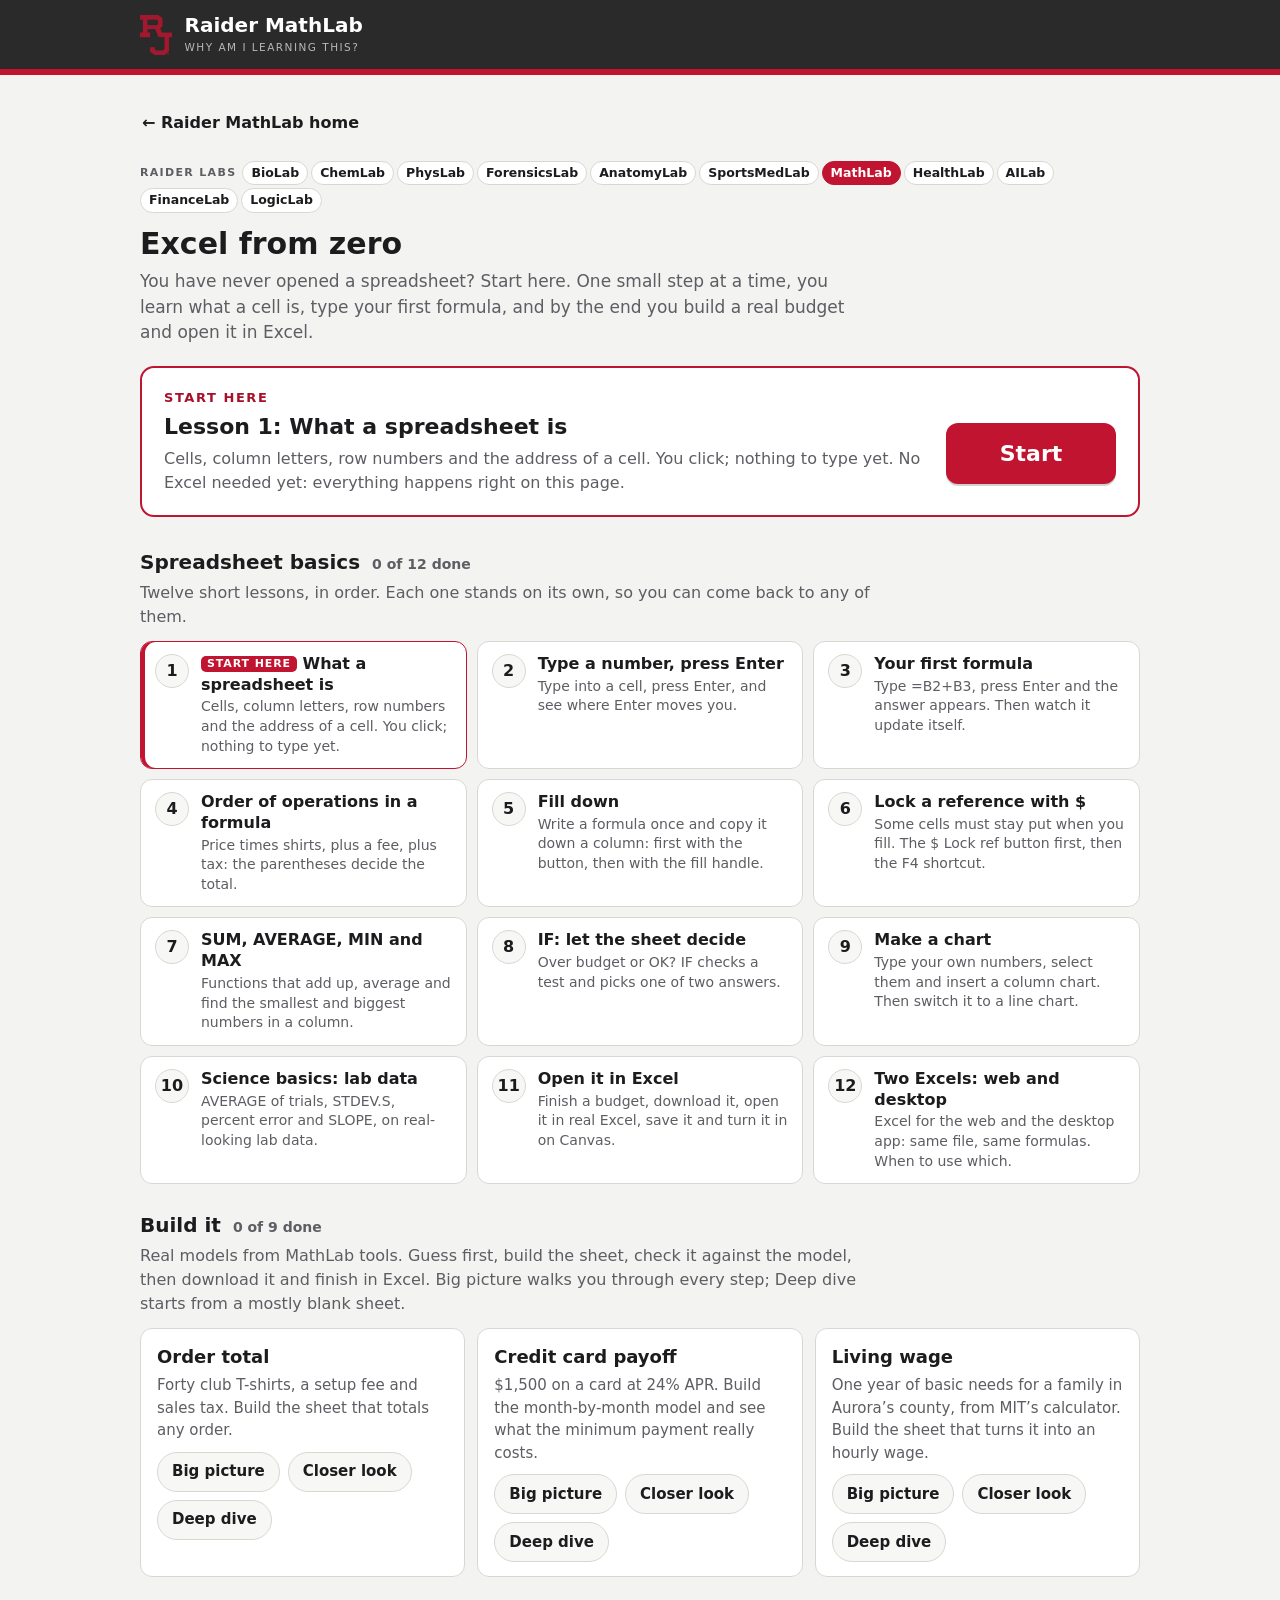
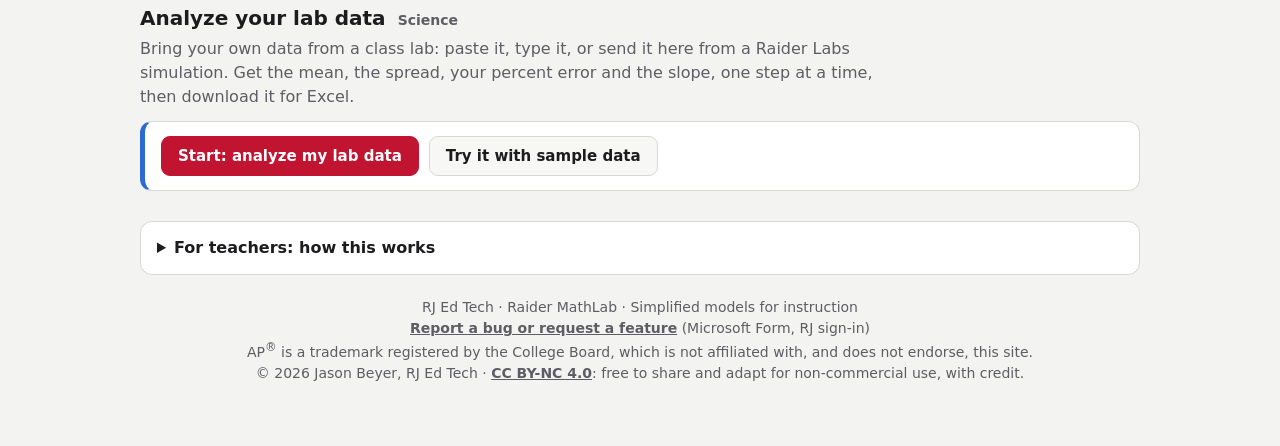
<file: excel.html>
<!DOCTYPE html>
<html lang="en">
<head>
<meta charset="utf-8">
<meta name="viewport" content="width=device-width, initial-scale=1, viewport-fit=cover">
<title>Excel from zero | Raider MathLab</title>
<meta name="description" content="Never opened a spreadsheet? Start here. Short guided lessons take you from your first cell to a real budget you open in Excel, and walk you through analyzing your own lab data.">
<meta name="claude:viewport-fit-sides" content="cover">
<link rel="icon" href="favicon.ico" sizes="any">
<link rel="icon" href="favicon.svg" type="image/svg+xml">
<link rel="apple-touch-icon" href="apple-touch-icon.png">
<link rel="stylesheet" href="biolab.css?v=202611171200">
<link rel="stylesheet" href="sheet/sheet.css?v=202611071400">
<link rel="stylesheet" href="excel/excel.css?v=202611071400">
</head>
<body>
<header class="rj-masthead">
  <div class="hl">
    <img class="rj-mark" src="[data-uri]" alt="RJ">
    <div>
      <h1>Raider MathLab</h1>
      <p class="tagline">Why am I learning this?</p>
    </div>
  </div>
</header>

<main class="wrap">
  <div class="xl-top"><a class="back" href="index.html">← Raider MathLab home</a></div>
  <nav class="labs" aria-label="Raider Labs"><span class="labs-l">Raider Labs</span><a href="https://rjedtech.github.io/Raider-BioLab/">BioLab <small>Biology</small></a><a href="https://rjedtech.github.io/Raider-ChemLab/">ChemLab <small>Chemistry</small></a><a href="https://rjedtech.github.io/Raider-PhysLab/">PhysLab <small>Physics</small></a><a href="https://rjedtech.github.io/Raider-ForensicsLab/">ForensicsLab <small>Forensic Science</small></a><a href="https://rjedtech.github.io/Raider-AnatomyLab/">AnatomyLab <small>Anatomy &amp; Physiology</small></a><a href="https://rjedtech.github.io/Raider-SportsMedLab/">SportsMedLab <small>Sports Medicine</small></a><a href="https://rjedtech.github.io/Raider-MathLab/" aria-current="page">MathLab <small>Mathematics</small></a><a href="https://rjedtech.github.io/Raider-HealthLab/">HealthLab <small>Health</small></a><a href="https://rjedtech.github.io/Raider-AILab/">AILab <small>Artificial Intelligence</small></a><a href="https://rjedtech.github.io/Raider-FinanceLab/">FinanceLab <small>Personal Finance</small></a><a href="https://rjedtech.github.io/Raider-LogicLab/">LogicLab <small>Logic &amp; Argument</small></a></nav>
  <div id="app" aria-live="off"><p>Loading the lessons…</p><noscript><p>Excel from zero needs JavaScript turned on.</p></noscript></div>

  <details class="notes xl-notes" id="notes">
    <summary>For teachers: how this works</summary>
    <div class="cols">
      <div>
        <h4>Built for a first-timer working alone</h4>
        <p>Every step asks for one action, shows where on the grid, and names each part of the grid the first time it appears. New skills get a short demo on the grid first, then the student does the same thing. Mistakes (no = sign, a typed number instead of a formula, a moving reference, dividing by an empty cell) get a plain-language message that points to the exact cell.</p>
        <h4>Link straight to a lesson</h4>
        <p>Add the lesson to the page address: <code>excel.html#lesson-3</code> opens lesson 3. Build it projects: <code>excel.html#build-formulas</code>, <code>excel.html#build-creditcard</code> and <code>excel.html#build-livingwage</code> (add <code>-closer</code> or <code>-deep</code> for the other levels).</p>
      </div>
      <div>
        <h4>Real Excel at the end</h4>
        <p>Formulas use real Excel syntax, and <b>Download as Excel file</b> saves an .xlsx file with the formulas in it. Lesson 11 walks students through opening it in Excel for the web or the desktop app and turning it in on Canvas. Charts stay on the page: students make them again in Excel with Insert.</p>
        <h4>Science: analyze your lab data</h4>
        <p><code>excel.html#analyze</code> takes students' own lab data (pasted, typed, or sent from a science Raider Labs site with its Analyze in a spreadsheet button) through AVERAGE, STDEV.S, percent error, SLOPE, INTERCEPT, RSQ and a scatter chart, then the .xlsx download. Practice data: <code>#analyze-sample-spring</code>, <code>#analyze-sample-density</code>, <code>#analyze-sample-ramp</code>.</p>
        <h4>Privacy</h4>
        <p>Everything runs in the browser. There are no logins. The only things saved are which lessons are done, on this device, and the lab data a student is analyzing, in this browser tab only.</p>
      </div>
    </div>
  </details>
  <p class="foot">RJ Ed Tech · Raider MathLab · Simplified models for instruction<br><a href="https://forms.cloud.microsoft/Pages/ResponsePage.aspx?id=4SwuQZc-CEClZjjFdYLisQzihhIB-7hPp9L3AOSeJONUOVJaVTVMOE9YMFNSVVM3TUNOOFVQR1pYTi4u&amp;rc59cb41123d3497584d2ca10cb9e1c54=%22Raider%20MathLab%22" target="_blank" rel="noopener">Report a bug or request a feature</a> (Microsoft Form, RJ sign-in)<br>AP<sup>®</sup> is a trademark registered by the College Board, which is not affiliated with, and does not endorse, this site.<br>© 2026 Jason Beyer, RJ Ed Tech · <a href="https://creativecommons.org/licenses/by-nc/4.0/" target="_blank" rel="license noopener">CC BY-NC 4.0</a>: free to share and adapt for non-commercial use, with credit.</p>
</main>

<script src="sheet/sheet-core.js?v=202611071400"></script>
<script src="sheet/sheet-ui.js?v=202611071400"></script>
<script src="sheet/sheet-chart.js?v=202611071400"></script>
<script src="excel/coach.js?v=202611071400"></script>
<script src="excel/runner.js?v=202611071400"></script>
<script src="excel/lessons.js?v=202611071400"></script>
<script src="excel/cards.js?v=202611071400"></script>
<script src="excel/builds.js?v=202611071400"></script>
<script src="excel/analyze.js?v=202611071400"></script>
<script>XL.start(document.getElementById('app'));</script>
<!-- Anonymous page-view count (GoatCounter, rjedtech.goatcounter.com): no cookies, no personal data, no form contents.
     Each tool (#id) counts as its own page; anything after = or @ in the address is never sent.
     A visit through the school's Securly filter (?scrlybrkr in the address) adds ?sd = school device; nothing else about the visitor is sent. -->
<script>
window.goatcounter={no_onload:true};
(function(){var last=null,tries=0;
function route(){var h=(location.hash||'').slice(1).split(/[=@?&]/)[0].replace(/[^A-Za-z0-9_-]/g,'').slice(0,40);return location.pathname.replace(/index\.html$/,'')+(h?'#'+h:'')+(/scrlybrkr/.test(location.search)?'?sd':'');}
function go(){var p=route();if(p===last)return;var g=window.goatcounter;if(!g||typeof g.count!=='function'){if(tries++<40)setTimeout(go,250);return;}last=p;try{g.count({path:p});}catch(e){}}
window.addEventListener('hashchange',go);if(document.readyState==='complete')go();else window.addEventListener('load',go);})();
</script>
<script data-goatcounter="https://rjedtech.goatcounter.com/count" async src="//gc.zgo.at/count.js"></script>
</body>
</html>
</file>
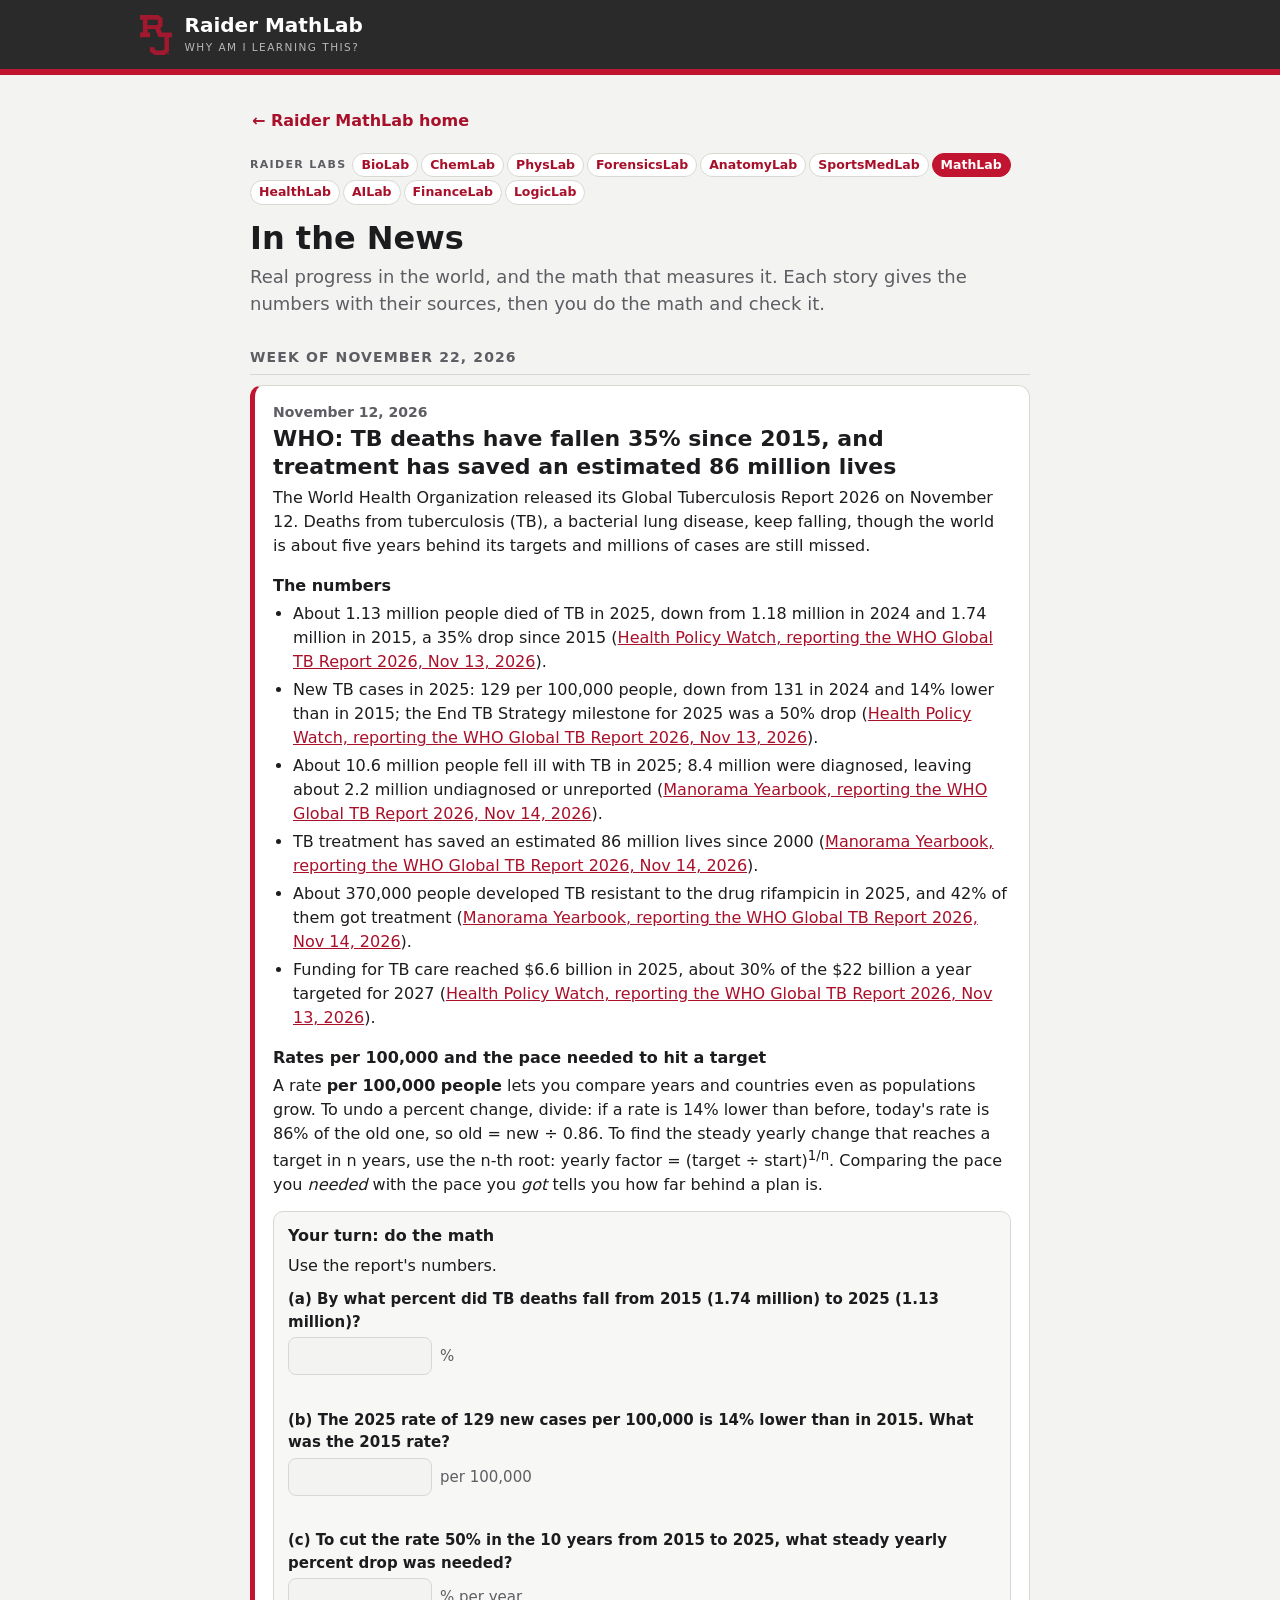
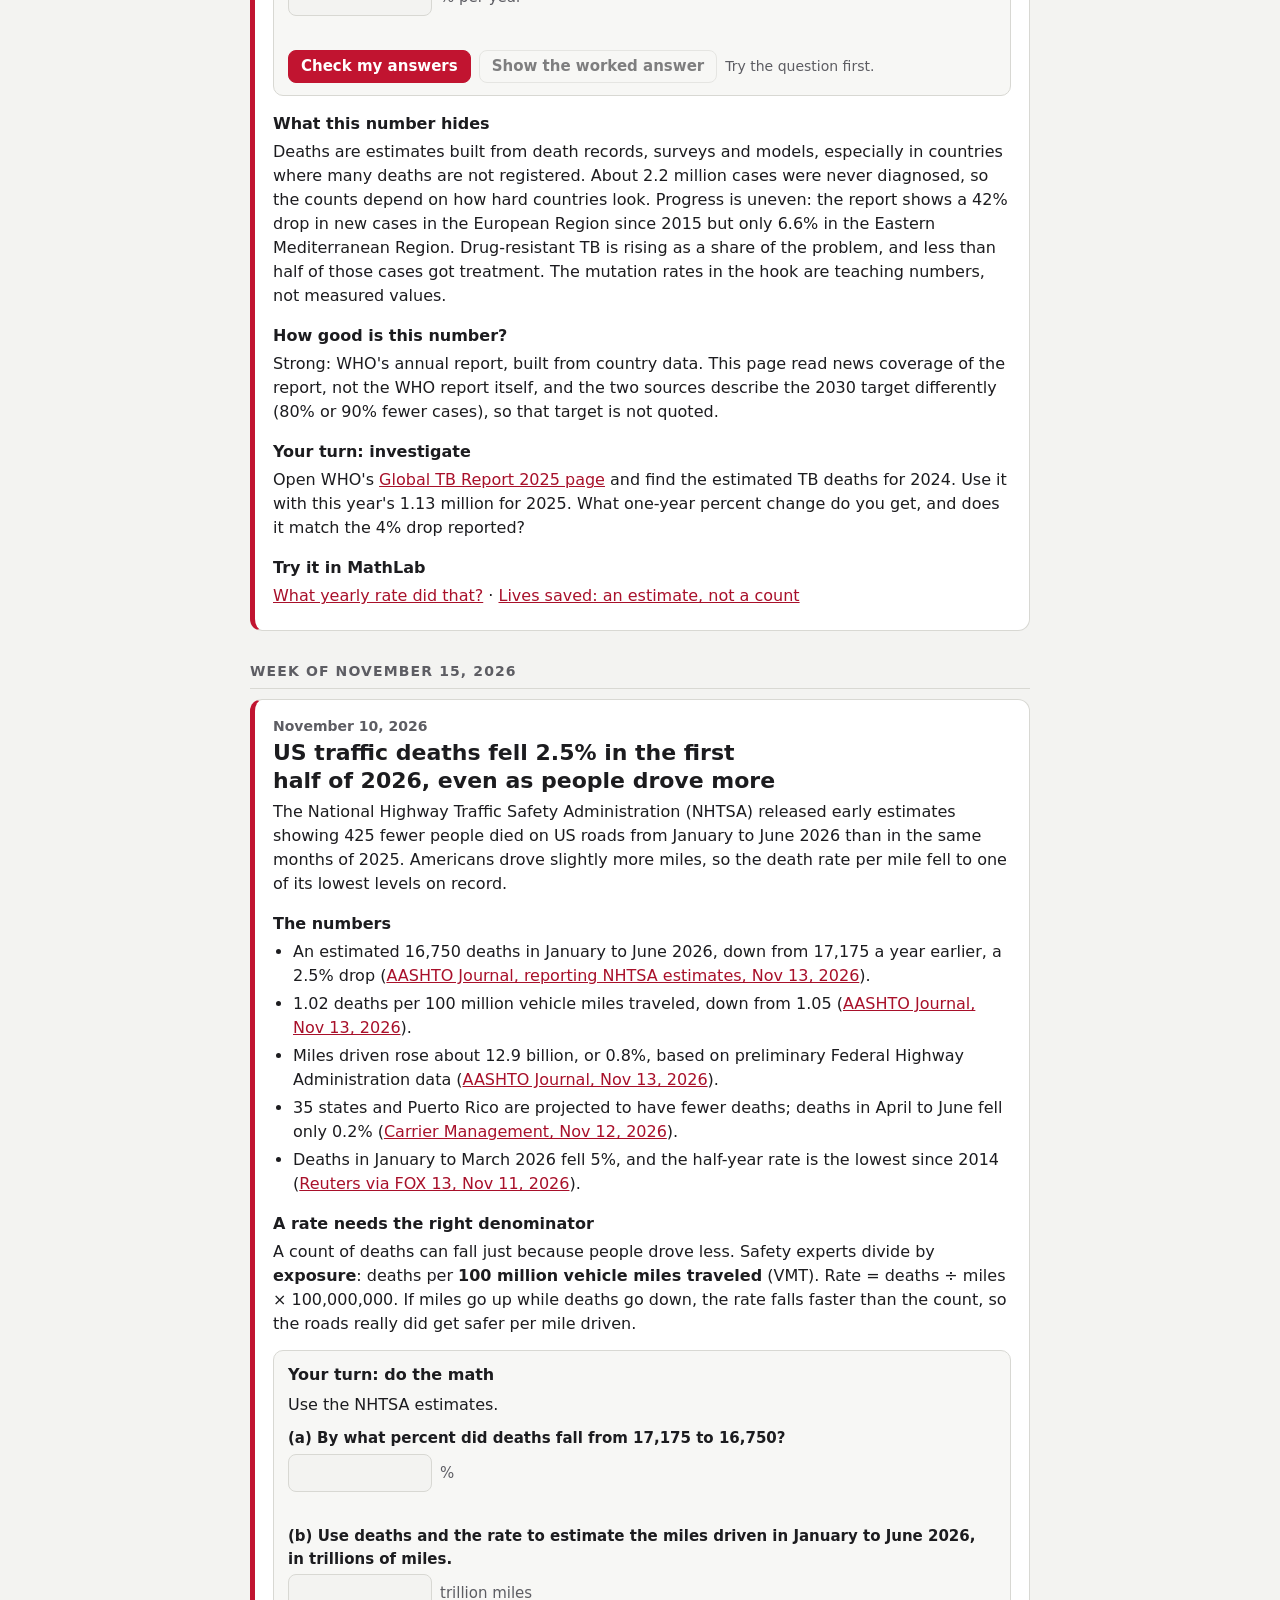
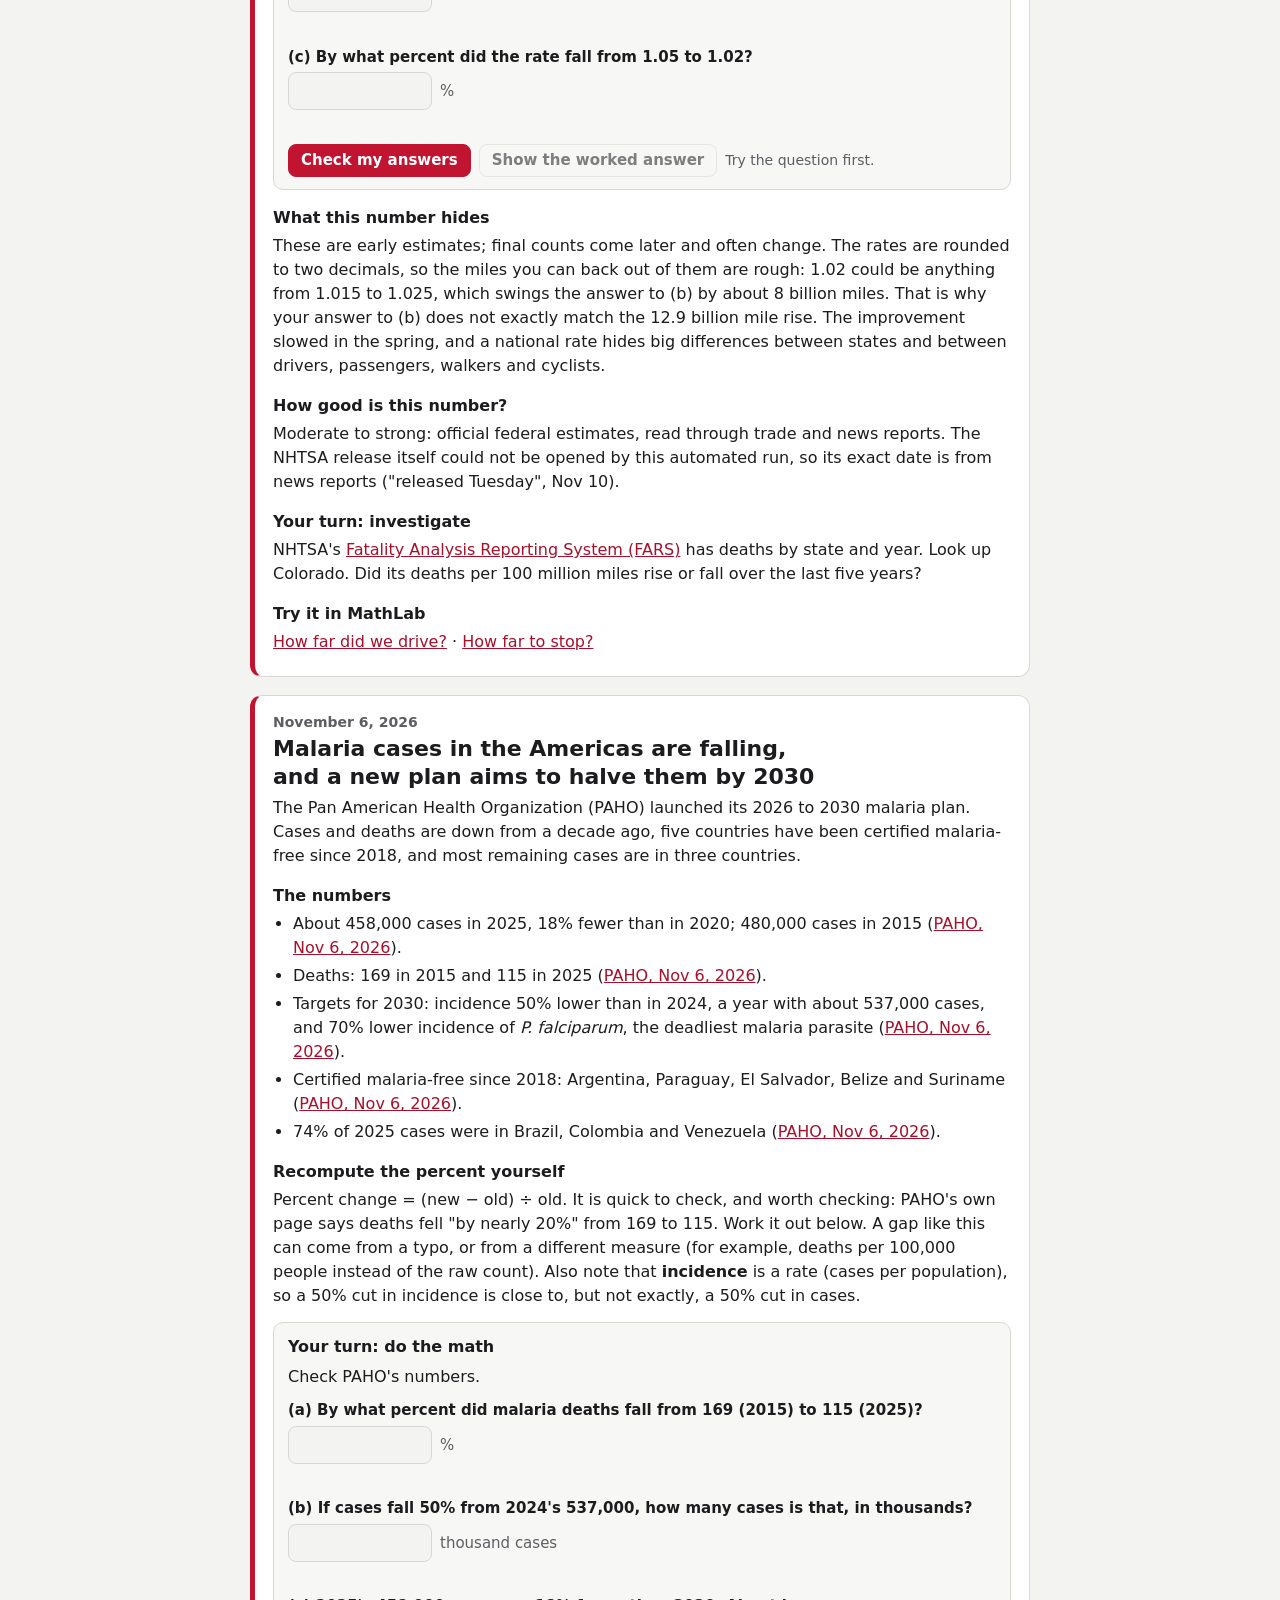
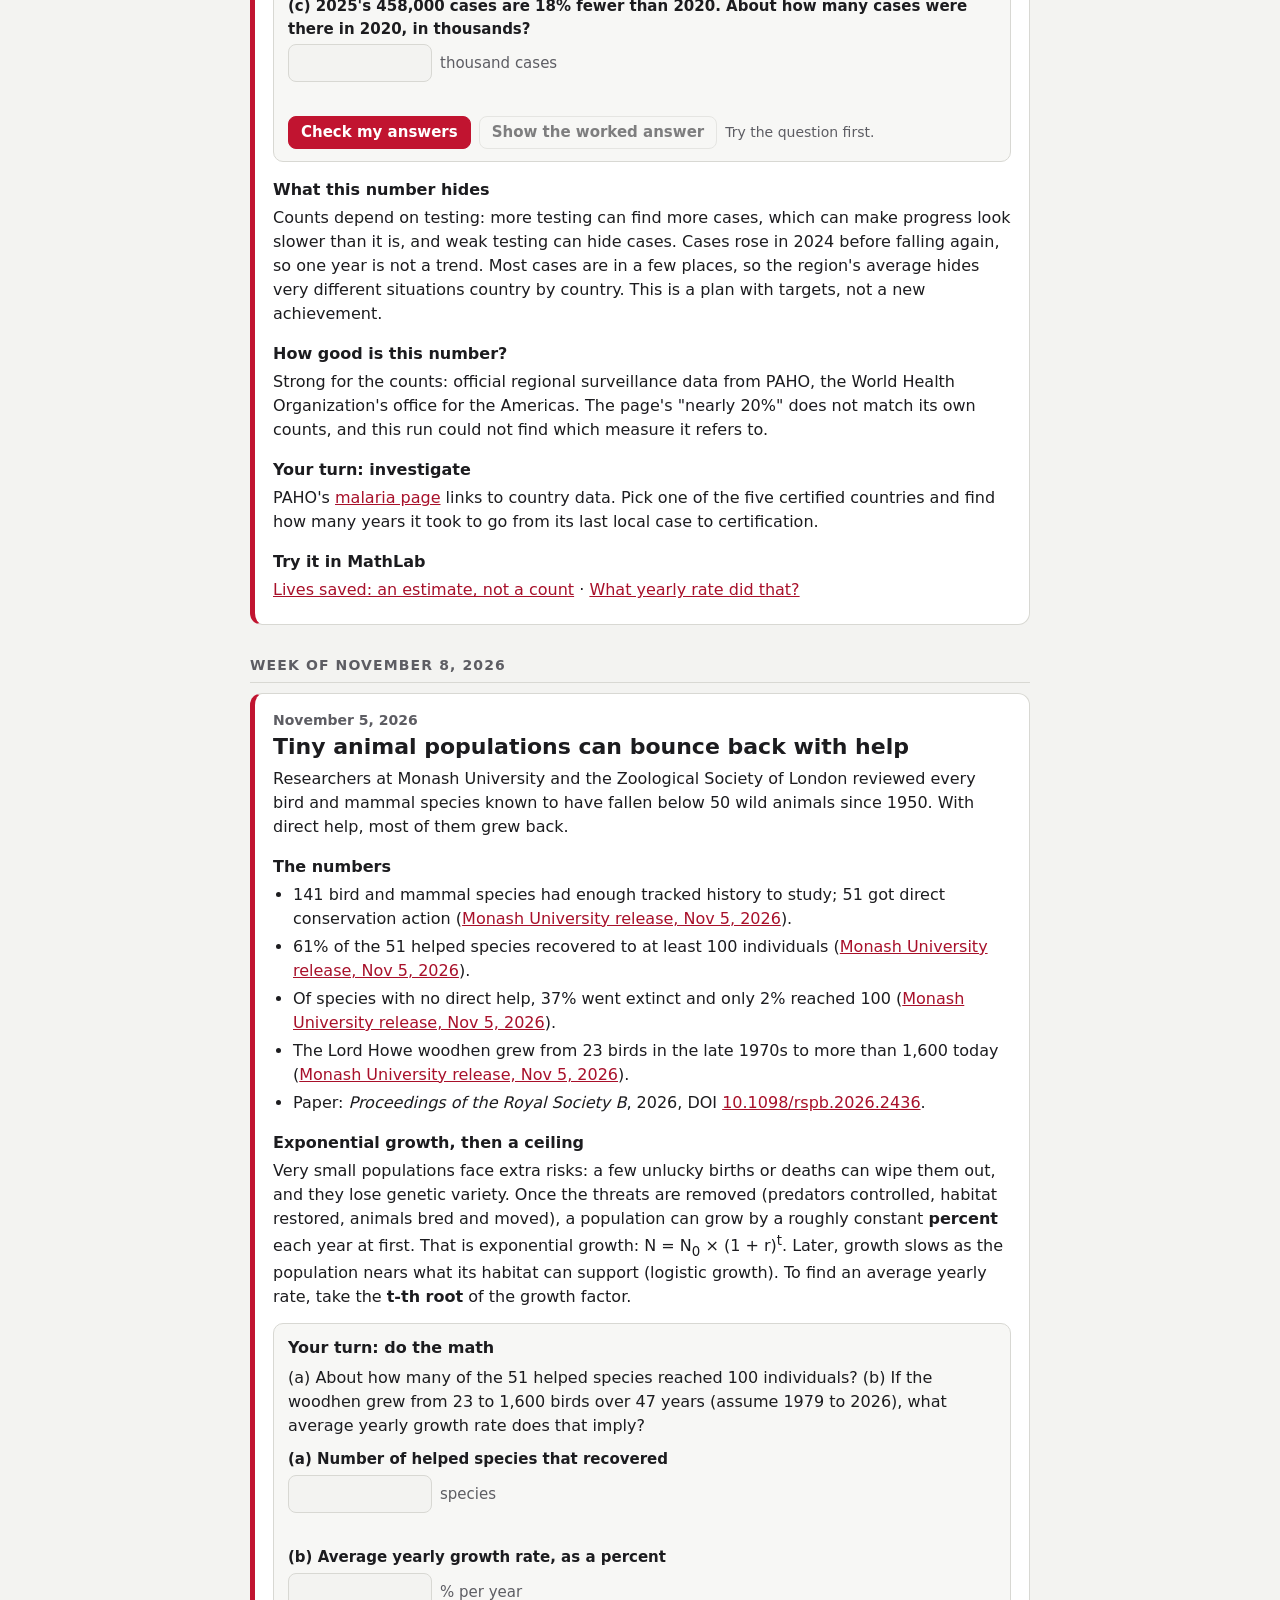
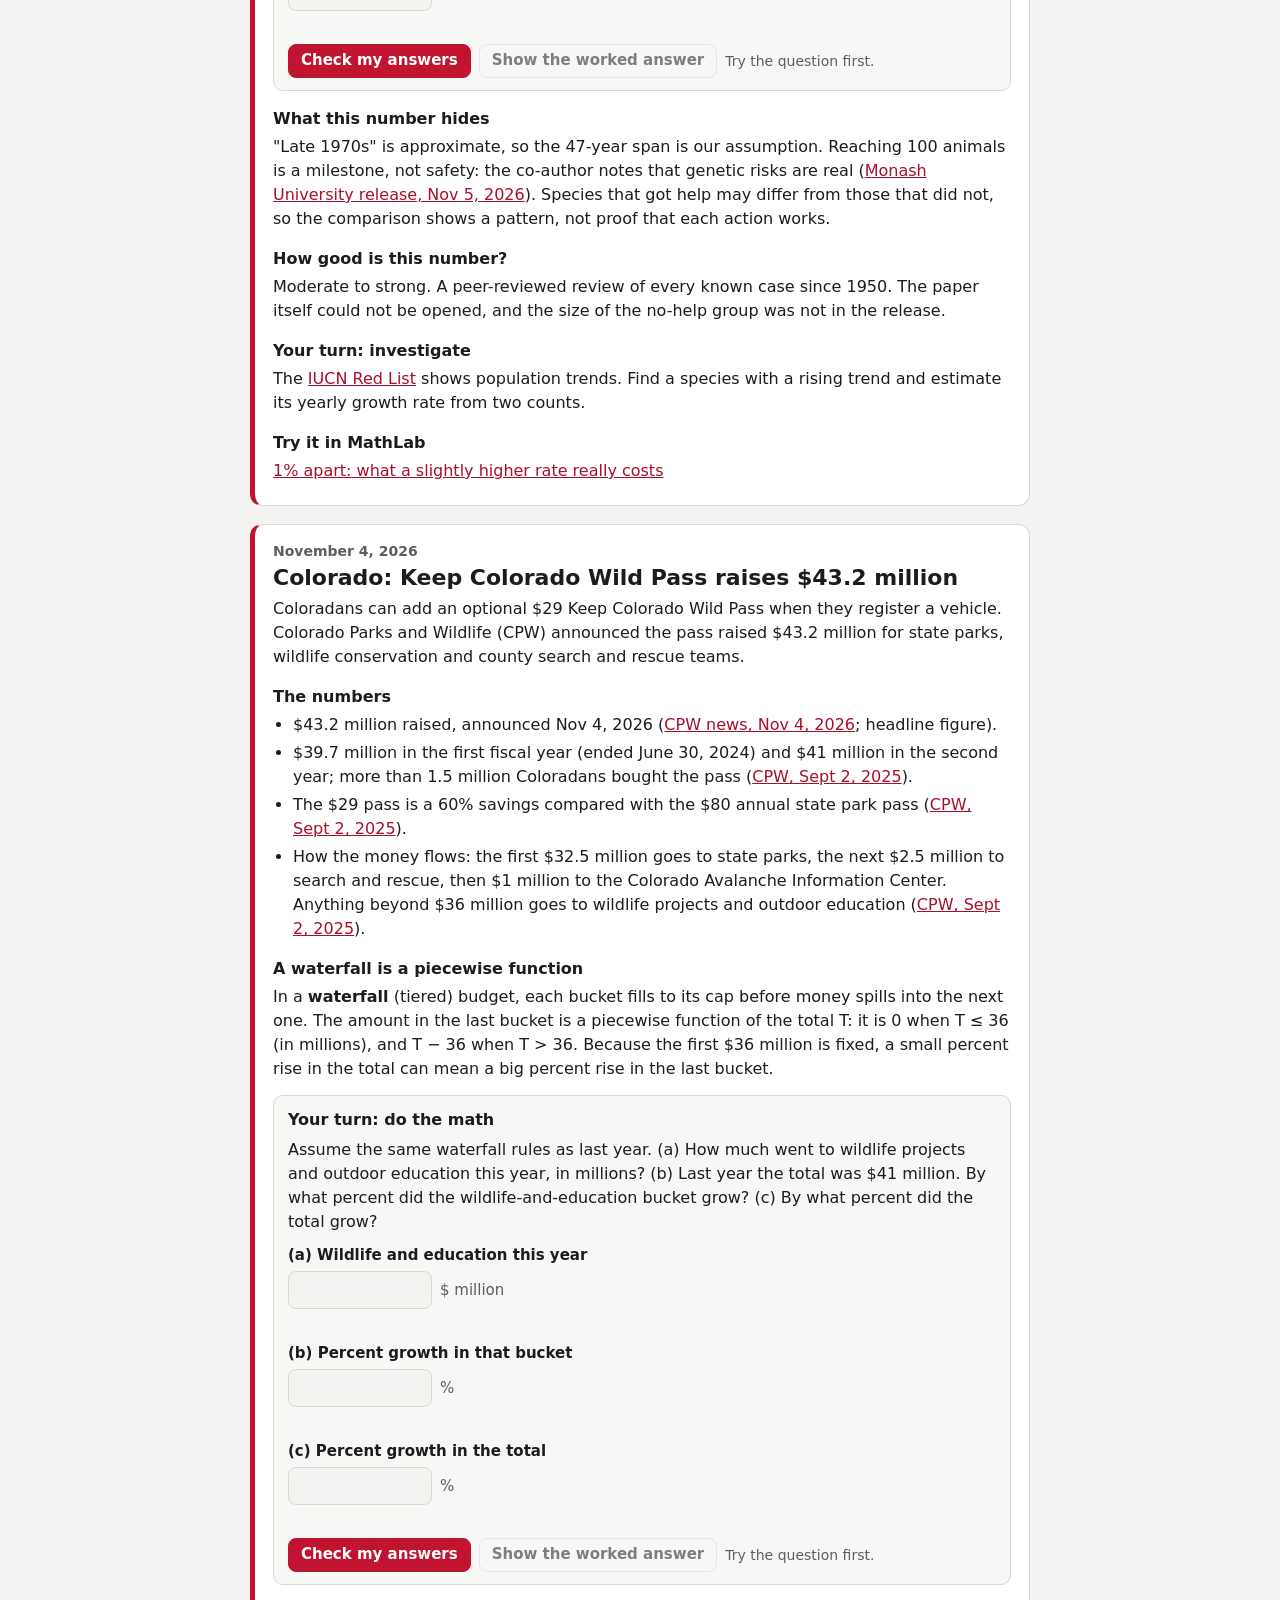
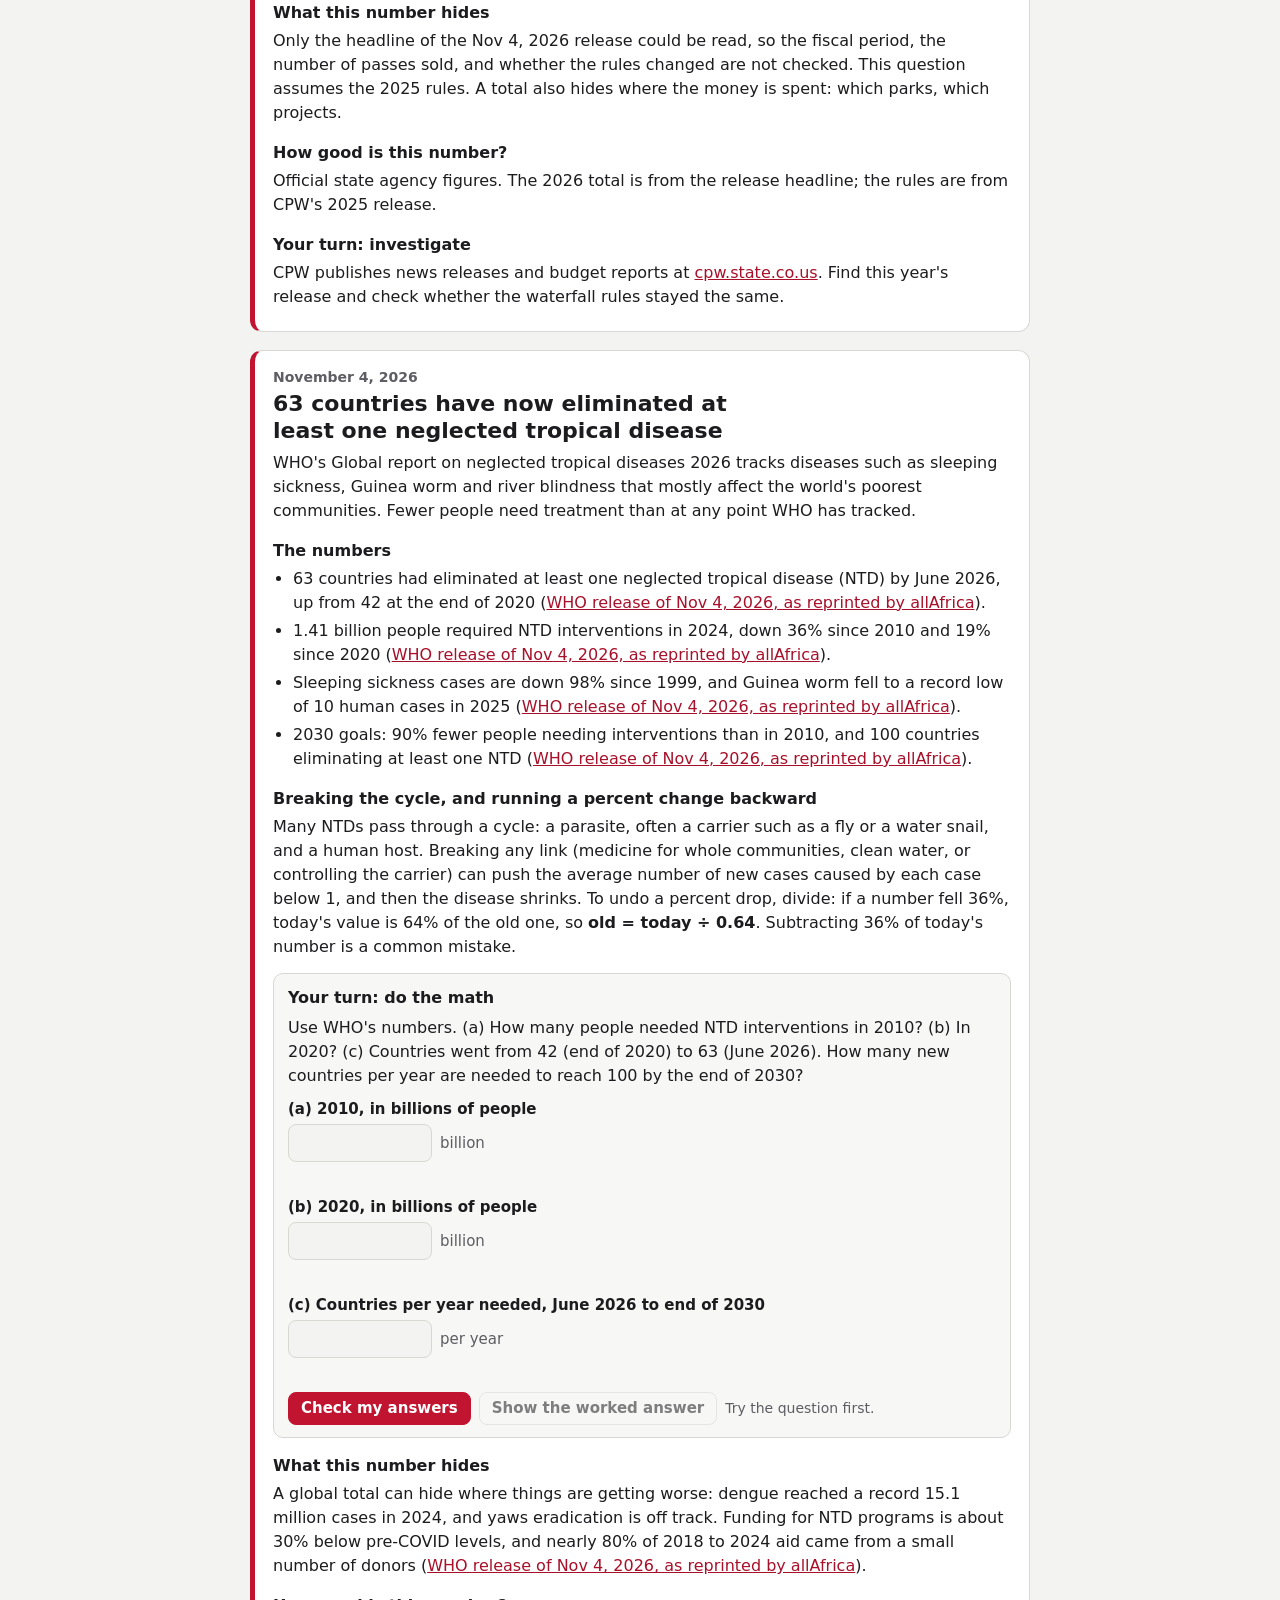
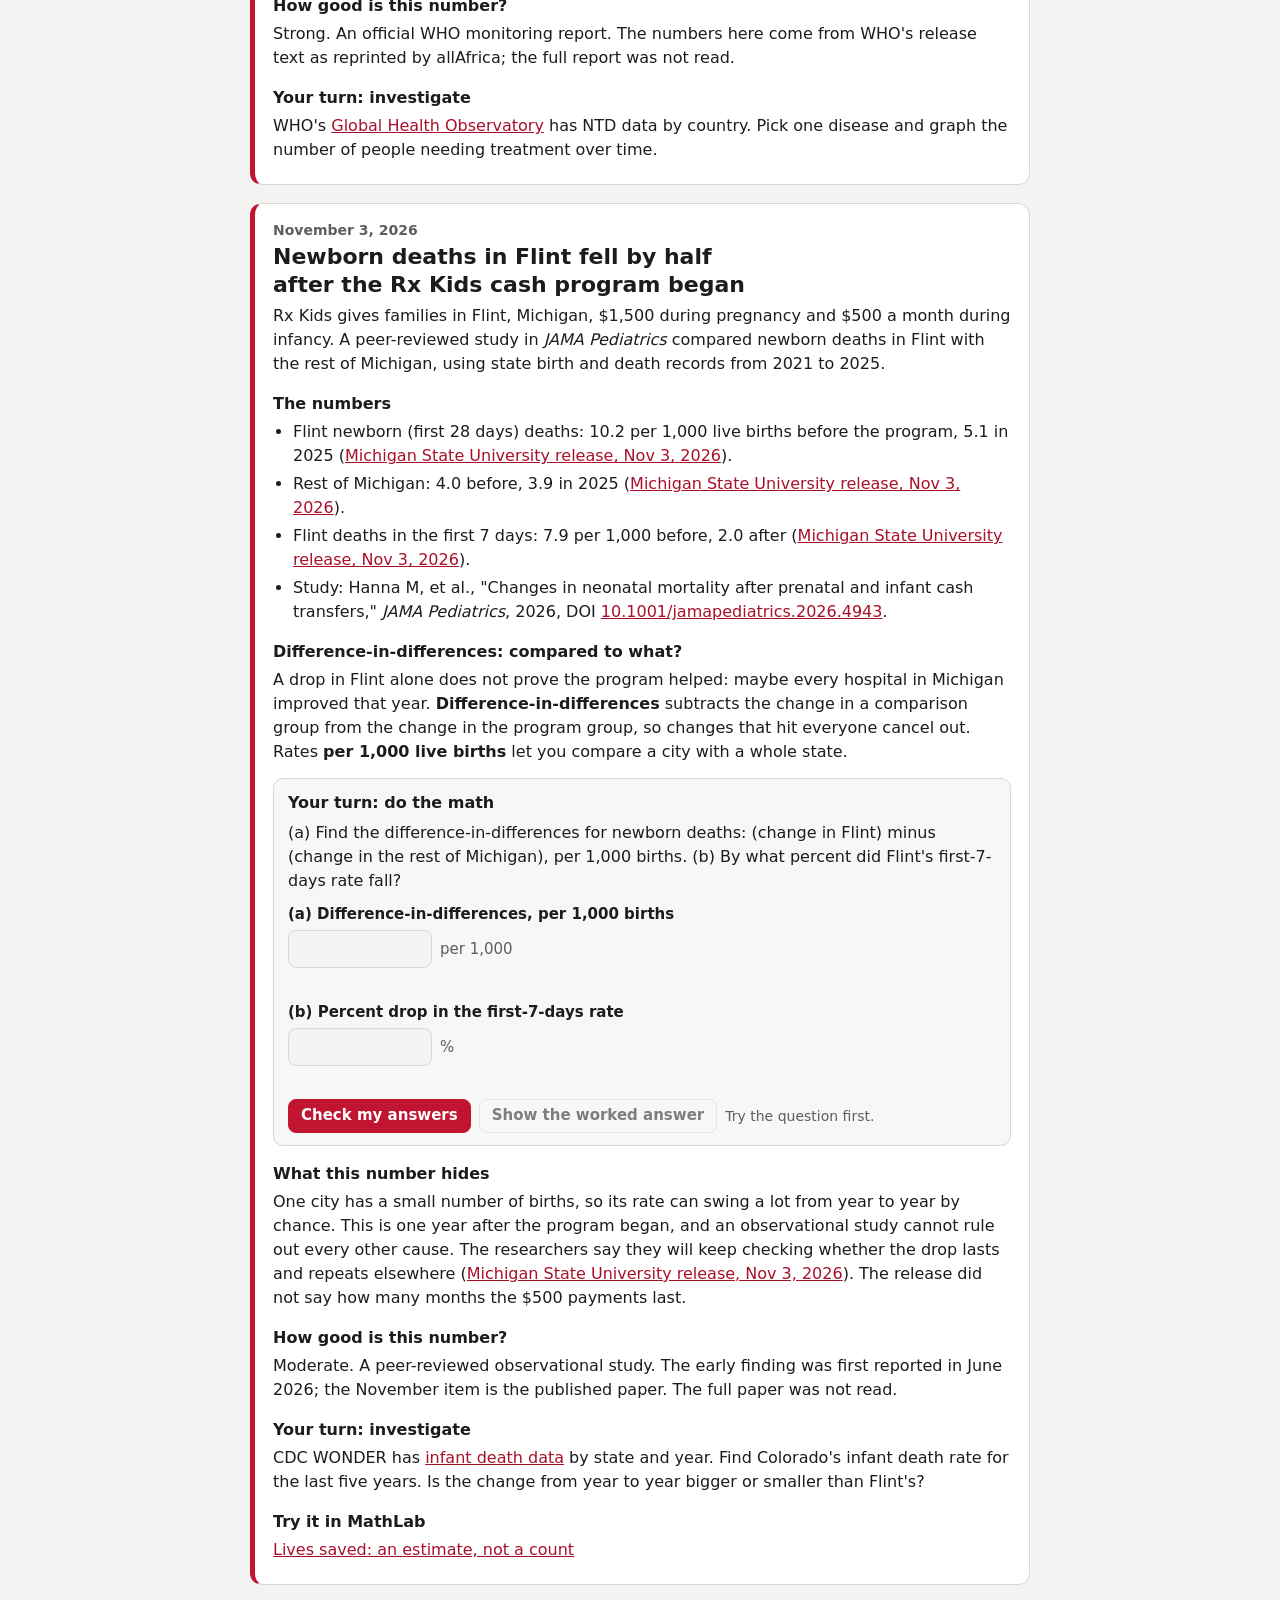
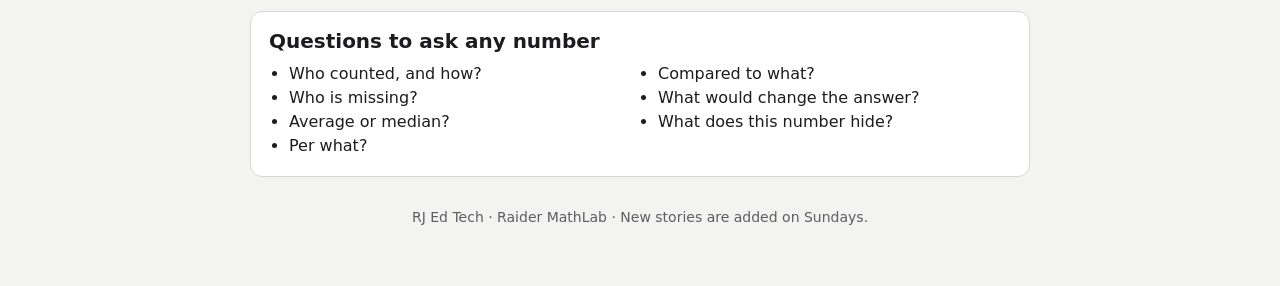
<file: news.html>
<!DOCTYPE html>
<html lang="en">
<head>
<meta charset="utf-8">
<meta name="viewport" content="width=device-width, initial-scale=1, viewport-fit=cover">
<title>In the News · Raider MathLab</title>
<meta name="description" content="Good-news stories from the real world, with the numbers, the sources and the math behind them. Do the math yourself and check it.">
<link rel="icon" href="favicon.ico" sizes="any">
<link rel="icon" href="favicon.svg" type="image/svg+xml">
<link rel="apple-touch-icon" href="apple-touch-icon.png">
<link rel="stylesheet" href="biolab.css?v=202611171200">
<style>
.nw{max-width:780px;margin:0 auto}
.nw h1{font-size:32px;margin:0;line-height:1.2}
.nw .lede{font-size:18px;color:var(--muted);margin:6px 0 16px}
.nw .back{display:inline-block;margin:0 0 14px;font-weight:600}
.nw a{color:var(--rj-ink)}
.nw-week{font-size:14px;font-weight:700;letter-spacing:.08em;text-transform:uppercase;color:var(--muted);margin:30px 0 10px;border-bottom:1px solid var(--line);padding-bottom:6px}
.nw-card{background:var(--card);border:1px solid var(--line);border-left:5px solid var(--rj);border-radius:12px;padding:16px 18px;margin:0 0 18px;scroll-margin-top:12px}
.nw-card h2{font-size:22px;line-height:1.25;margin:2px 0 6px}
.nw-date{font-size:14px;color:var(--muted);font-weight:600}
.nw-card h3{font-size:16px;margin:16px 0 4px}
.nw-card p,.nw-card li{font-size:16px;line-height:1.5}
.nw-card p{margin:0 0 6px}
.nw-card ul{padding-left:20px;margin:4px 0}.nw-card li{margin:4px 0}
.nw-turn{background:var(--card2);border:1px solid var(--line);border-radius:10px;padding:12px 14px;margin:14px 0 4px}
.nw-turn h3{margin:0 0 6px}
.nw-part{display:grid;gap:4px;margin:10px 0}
.nw-part label{font-weight:600;font-size:15px}
.nw-in{display:flex;flex-wrap:wrap;gap:8px;align-items:center}
.nw-in input{font:inherit;font-size:16px;width:9em;max-width:100%;padding:6px 8px;border:1px solid var(--line);border-radius:8px;background:var(--bg,#fff);color:var(--fg)}
.nw-unit{color:var(--muted);font-size:15px}
.nw-fb{font-size:15px;min-height:1.3em}
.nw-fb.ok{color:#1b7a43;font-weight:600}.nw-fb.no{color:#b85a00}
@media (prefers-color-scheme: dark){:root:not([data-theme="light"]) .nw-fb.ok{color:#5fd08a}:root:not([data-theme="light"]) .nw-fb.no{color:#f0a35c}}
:root[data-theme="dark"] .nw-fb.ok{color:#5fd08a}:root[data-theme="dark"] .nw-fb.no{color:#f0a35c}
.nw-row{display:flex;flex-wrap:wrap;gap:8px;align-items:center;margin-top:10px}
.nw-row .btn[disabled]{opacity:.55;cursor:not-allowed}
.nw-hint{font-size:14px;color:var(--muted)}
.nw-worked{margin-top:10px;padding:10px 12px;border-left:4px solid var(--rj);background:var(--card);border-radius:6px}
.nw-ask{background:var(--card);border:1px solid var(--line);border-radius:12px;padding:14px 18px;margin:26px 0 10px}
.nw-ask h2{font-size:20px;margin:0 0 6px}
.nw-ask ul{columns:2 240px;padding-left:20px;margin:4px 0}
.nw-foot{margin:30px 0 10px;color:var(--muted);font-size:14px;text-align:center}
@media print{.nw-row,.back,nav.labs{display:none}.nw-worked[hidden]{display:block!important}.nw-card{break-inside:avoid}}
</style>
</head>
<body>
<header class="rj-masthead">
  <div class="hl">
    <img class="rj-mark" src="[data-uri]" alt="RJ">
    <div>
      <h1>Raider MathLab</h1>
      <p class="tagline">Why am I learning this?</p>
    </div>
  </div>
</header>
<main class="wrap"><div class="nw">
<a class="back" href="index.html">&larr; Raider MathLab home</a>
<nav class="labs" aria-label="Raider Labs"><span class="labs-l">Raider Labs</span><a href="https://rjedtech.github.io/Raider-BioLab/">BioLab <small>Biology</small></a><a href="https://rjedtech.github.io/Raider-ChemLab/">ChemLab <small>Chemistry</small></a><a href="https://rjedtech.github.io/Raider-PhysLab/">PhysLab <small>Physics</small></a><a href="https://rjedtech.github.io/Raider-ForensicsLab/">ForensicsLab <small>Forensic Science</small></a><a href="https://rjedtech.github.io/Raider-AnatomyLab/">AnatomyLab <small>Anatomy &amp; Physiology</small></a><a href="https://rjedtech.github.io/Raider-SportsMedLab/">SportsMedLab <small>Sports Medicine</small></a><a href="https://rjedtech.github.io/Raider-MathLab/" aria-current="page">MathLab <small>Mathematics</small></a><a href="https://rjedtech.github.io/Raider-HealthLab/">HealthLab <small>Health</small></a><a href="https://rjedtech.github.io/Raider-AILab/">AILab <small>Artificial Intelligence</small></a><a href="https://rjedtech.github.io/Raider-FinanceLab/">FinanceLab <small>Personal Finance</small></a><a href="https://rjedtech.github.io/Raider-LogicLab/">LogicLab <small>Logic &amp; Argument</small></a></nav>
<h1>In the News</h1>
<p class="lede">Real progress in the world, and the math that measures it. Each story gives the numbers with their sources, then you do the math and check it.</p>
<div id="nw-list"><noscript><p>In the News needs JavaScript turned on.</p></noscript></div>
<section class="nw-ask"><h2>Questions to ask any number</h2><ul>
<li>Who counted, and how?</li><li>Who is missing?</li><li>Average or median?</li><li>Per what?</li>
<li>Compared to what?</li><li>What would change the answer?</li><li>What does this number hide?</li></ul></section>
<p class="nw-foot">RJ Ed Tech · Raider MathLab · New stories are added on Sundays.</p>
</div></main>
<script src="news-data.js?v=202611221500"></script>
<script>
(function(){
var LAB="MathLab";
var list=document.getElementById('nw-list');
var data=(window.RAIDER_NEWS||[]).slice();
if(!data.length){list.innerHTML='<p>No stories yet. Check back next week.</p>';return;}
var MON=['January','February','March','April','May','June','July','August','September','October','November','December'];
function fmt(d){var p=d.split('-');return MON[+p[1]-1]+' '+(+p[2])+', '+p[0];}
data.sort(function(a,b){return a.week<b.week?1:a.week>b.week?-1:(a.date<b.date?1:a.date>b.date?-1:0);});
function el(t,c,h){var e=document.createElement(t);if(c)e.className=c;if(h!=null)e.innerHTML=h;return e;}
function num(v){v=String(v).replace(/[,$%\s]/g,'').replace(/−/g,'-');if(v===''||isNaN(+v))return null;return +v;}
var week=null;
data.forEach(function(s){
  if(s.week!==week){week=s.week;list.appendChild(el('h2','nw-week','Week of '+fmt(week)));}
  var a=el('article','nw-card');a.id=s.id;
  a.appendChild(el('div','nw-date',fmt(s.date)));
  a.appendChild(el('h2','',s.title));
  a.appendChild(el('p','',s.summary));
  a.appendChild(el('h3','','The numbers'));
  var ul=el('ul');s.numbers.forEach(function(n){ul.appendChild(el('li','',n));});a.appendChild(ul);
  a.appendChild(el('h3','',s.concept.title));
  a.appendChild(el('p','',s.concept.html));
  var t=el('section','nw-turn');t.appendChild(el('h3','','Your turn: do the math'));
  t.appendChild(el('p','',s.hook.prompt));
  var parts=s.hook.parts.map(function(p,i){
    var w=el('div','nw-part');var id=s.id+'-p'+i;
    var lb=el('label','',p.label);lb.htmlFor=id;w.appendChild(lb);
    var row=el('div','nw-in');var inp=document.createElement('input');inp.id=id;inp.type='text';inp.inputMode='decimal';inp.autocomplete='off';
    row.appendChild(inp);row.appendChild(el('span','nw-unit',p.unit||''));w.appendChild(row);
    var fb=el('div','nw-fb');fb.setAttribute('aria-live','polite');w.appendChild(fb);t.appendChild(w);
    inp.addEventListener('keydown',function(e){if(e.key==='Enter')check();});
    return {p:p,inp:inp,fb:fb};
  });
  var row=el('div','nw-row');
  var chk=el('button','btn primary','Check my answers');chk.type='button';
  var show=el('button','btn','Show the worked answer');show.type='button';show.disabled=true;
  var hint=el('span','nw-hint','Try the question first.');
  row.appendChild(chk);row.appendChild(show);row.appendChild(hint);t.appendChild(row);
  var wk=el('div','nw-worked','<b>Worked answer.</b> '+s.hook.worked);wk.hidden=true;t.appendChild(wk);
  function check(){
    var tried=false,right=0;
    parts.forEach(function(o){
      var v=num(o.inp.value),p=o.p;
      if(v===null){o.fb.className='nw-fb';o.fb.textContent=o.inp.value.trim()?'Enter a number.':'';return;}
      tried=true;
      if(Math.abs(v-p.answer)<=p.tol){o.fb.className='nw-fb ok';o.fb.textContent='Correct.';right++;}
      else if(p.signHint&&Math.abs(v+p.answer)<=p.tol){o.fb.className='nw-fb no';o.fb.textContent=p.signHint;}
      else if(Math.abs(v-p.answer)<=Math.max(5*p.tol,Math.abs(p.answer)*0.03)){o.fb.className='nw-fb no';o.fb.textContent='Close. Check your rounding.';}
      else{o.fb.className='nw-fb no';o.fb.textContent='Not yet. Look again at the numbers above.';}
    });
    if(tried){show.disabled=false;hint.textContent=right===parts.length?'All correct.':'You can try again or see the worked answer.';}
  }
  chk.addEventListener('click',check);
  show.addEventListener('click',function(){wk.hidden=!wk.hidden;show.textContent=wk.hidden?'Show the worked answer':'Hide the worked answer';});
  a.appendChild(t);
  a.appendChild(el('h3','','What this number hides'));a.appendChild(el('p','',s.hides));
  a.appendChild(el('h3','','How good is this number?'));a.appendChild(el('p','',s.evidence));
  if(s.investigate){a.appendChild(el('h3','','Your turn: investigate'));a.appendChild(el('p','',s.investigate));}
  if(s.related&&s.related.length){a.appendChild(el('h3','','Try it in '+LAB));var r=el('p');s.related.forEach(function(x,i){var l=el('a','',x.label);l.href=x.href;if(i)r.appendChild(document.createTextNode(' · '));r.appendChild(l);});a.appendChild(r);}
  list.appendChild(a);
});
if(location.hash){var tgt=document.getElementById(location.hash.slice(1));if(tgt)tgt.scrollIntoView();}
})();
</script>
<!-- Anonymous page-view count (GoatCounter, rjedtech.goatcounter.com): no cookies, no personal data, no form contents.
     Each tool (#id) counts as its own page; anything after = or @ in the address is never sent.
     A visit through the school's Securly filter (?scrlybrkr in the address) adds ?sd = school device; nothing else about the visitor is sent. -->
<script>
window.goatcounter={no_onload:true};
(function(){var last=null,tries=0;
function route(){var h=(location.hash||'').slice(1).split(/[=@?&]/)[0].replace(/[^A-Za-z0-9_-]/g,'').slice(0,40);return location.pathname.replace(/index\.html$/,'')+(h?'#'+h:'')+(/scrlybrkr/.test(location.search)?'?sd':'');}
function go(){var p=route();if(p===last)return;var g=window.goatcounter;if(!g||typeof g.count!=='function'){if(tries++<40)setTimeout(go,250);return;}last=p;try{g.count({path:p});}catch(e){}}
window.addEventListener('hashchange',go);if(document.readyState==='complete')go();else window.addEventListener('load',go);})();
</script>
<script data-goatcounter="https://rjedtech.goatcounter.com/count" async src="//gc.zgo.at/count.js"></script>
</body>
</html>
</file>
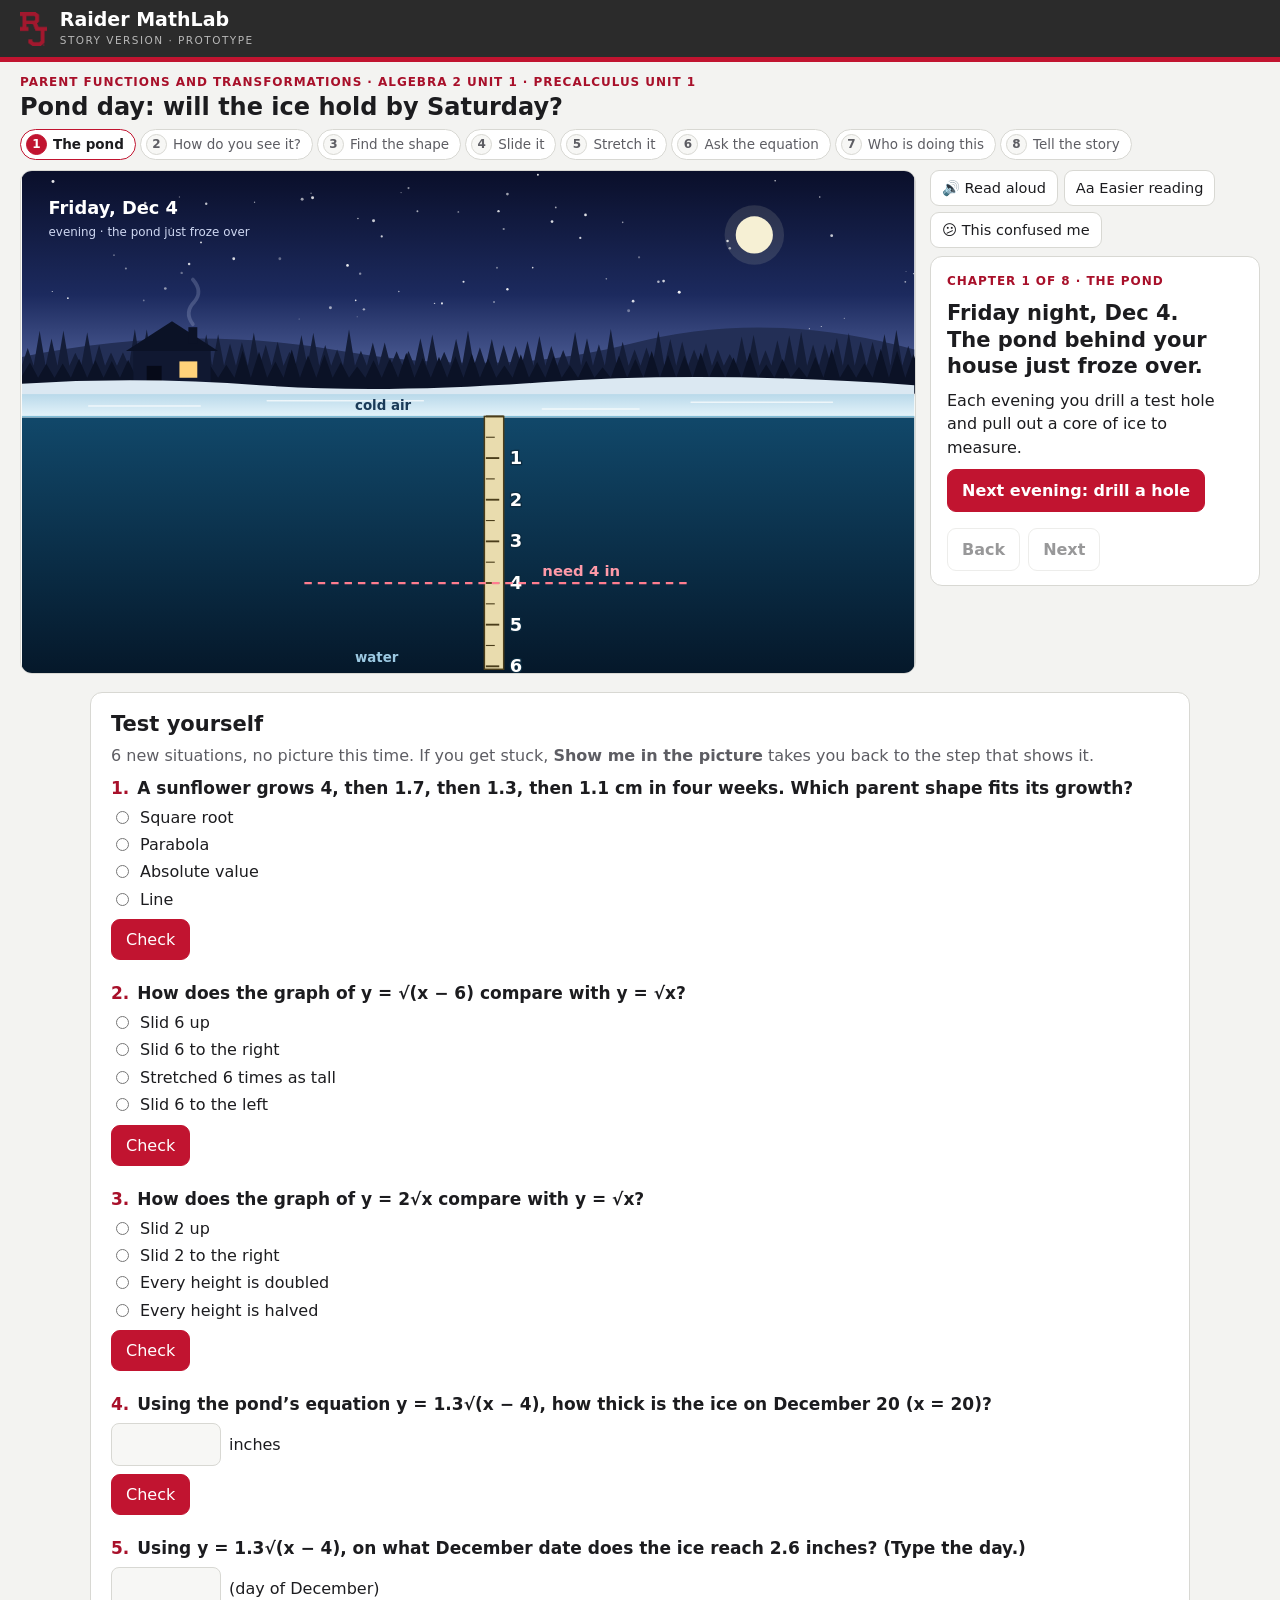
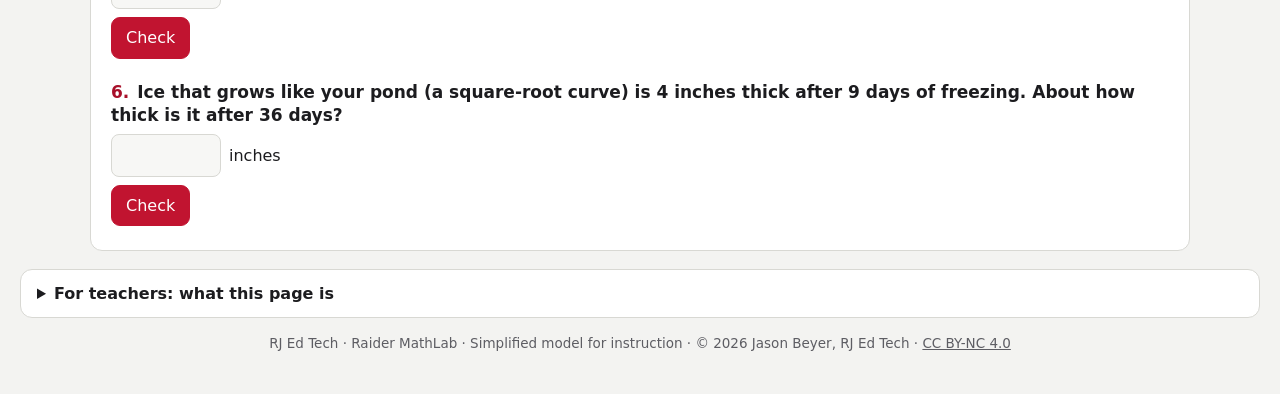
<file: pondday-story.html>
<!DOCTYPE html>
<html lang="en">
<head>
<meta charset="utf-8">
<meta name="viewport" content="width=device-width, initial-scale=1">
<title>Pond Day Story</title>
<style>
:root{
  /* Layout: one 16:9 picture that fills the screen, a narrow story column beside it.
     The picture carries the lesson; everything around it stays quiet. */
  --bg:#f3f3f1; --card:#ffffff; --card2:#f7f7f5; --fg:#1c1c1f; --muted:#5d5d63; --line:#d8d8d3;
  --rj:#C11430; --rj-ink:#a8102a; --focus:#1f6feb; --good:#1b7339;
  --paper:#fbfbf9; --grid:#e6e6e0; --axis:#6b6b72; --future:#eceeeb;
  --curve:#C11430; --slide:#1b5fc4; --stretch:#b45309; --guess:#a8178f; --ghost:#85858d;
  --dot:#12344d; --dotfill:#bfe3f2; --strip:#e9eef7;
  --font:"Segoe UI",system-ui,-apple-system,Roboto,"Helvetica Neue",Arial,sans-serif;
  --math:"Cambria Math","STIX Two Math","Latin Modern Math",Cambria,Georgia,serif;
}
@media (prefers-color-scheme: dark){
  :root:not([data-theme="light"]){
    color-scheme:dark;
    --bg:#15161a; --card:#1d1f24; --card2:#24272d; --fg:#ececef; --muted:#a2a2aa; --line:#353840;
    --rj-ink:#ed516a; --focus:#6ea8ff; --good:#5cc27f;
    --paper:#191b20; --grid:#2b2e35; --axis:#9a9aa2; --future:#22262c;
    --curve:#ed516a; --slide:#6ea8ff; --stretch:#f2a94c; --guess:#ec74da; --ghost:#8d8d96;
    --dot:#d6ebf4; --dotfill:#2a6f8f; --strip:#1f2a3b;
  }
}
:root[data-theme="dark"]{
  color-scheme:dark;
  --bg:#15161a; --card:#1d1f24; --card2:#24272d; --fg:#ececef; --muted:#a2a2aa; --line:#353840;
  --rj-ink:#ed516a; --focus:#6ea8ff; --good:#5cc27f;
  --paper:#191b20; --grid:#2b2e35; --axis:#9a9aa2; --future:#22262c;
  --curve:#ed516a; --slide:#6ea8ff; --stretch:#f2a94c; --guess:#ec74da; --ghost:#8d8d96;
  --dot:#d6ebf4; --dotfill:#2a6f8f; --strip:#1f2a3b;
}
*{box-sizing:border-box}
[hidden]{display:none!important}
html,body{margin:0}
body{background:var(--bg);color:var(--fg);font:16px/1.45 var(--font);-webkit-text-size-adjust:100%}
button,input,select,textarea{font:inherit;color:inherit}
:focus-visible{outline:3px solid var(--focus);outline-offset:2px}

.mast{background:#2b2b2b;border-bottom:5px solid var(--rj);color:#fff}
.mast-in{max-width:1560px;margin:0 auto;padding:9px 20px;display:flex;align-items:center;gap:13px}
.rjmark{height:34px;width:auto;display:block}
.mast h1{font-size:19px;line-height:1.1;margin:0;font-weight:700}
.mast .tag{margin:3px 0 0;color:#b8b8b8;font-size:10.5px;letter-spacing:.14em;text-transform:uppercase}

.wrap{max-width:1560px;margin:0 auto;padding:12px 20px 40px}
.head{display:flex;flex-wrap:wrap;align-items:flex-end;justify-content:space-between;gap:8px 24px;margin-bottom:10px}
.eyebrow{margin:0;color:var(--rj-ink);font-size:12px;font-weight:700;letter-spacing:.08em;text-transform:uppercase}
.head h2{margin:2px 0 0;font-size:24px;line-height:1.15;text-wrap:balance}
.chs{list-style:none;margin:0;padding:0;display:flex;flex-wrap:wrap;gap:4px}
.chs button{border:1px solid var(--line);background:var(--card);border-radius:999px;padding:4px 11px 4px 5px;font-size:13.5px;color:var(--muted);cursor:pointer;display:flex;align-items:center;gap:6px}
.chs button .n{display:inline-grid;place-items:center;width:21px;height:21px;border-radius:50%;background:var(--card2);border:1px solid var(--line);font-size:12px;font-weight:700;font-variant-numeric:tabular-nums}
.chs button.done{color:var(--fg)}
.chs button.done .n{background:var(--fg);color:var(--card);border-color:var(--fg)}
.chs button.on{border-color:var(--rj);color:var(--fg);font-weight:700}
.chs button.on .n{background:var(--rj);border-color:var(--rj);color:#fff}

.lay{display:grid;grid-template-columns:minmax(0,1fr) 330px;gap:14px;align-items:start}
.stage{position:relative;container-type:inline-size;aspect-ratio:16/9;width:100%;justify-self:center;background:var(--paper);border:1px solid var(--line);border-radius:12px;overflow:hidden}
#svg{display:block;width:100%;height:100%;font-family:var(--font);user-select:none;-webkit-user-select:none}

.panel{background:var(--card);border:1px solid var(--line);border-radius:12px;padding:16px 16px 14px;display:flex;flex-direction:column;gap:10px;min-height:300px}
.kicker{margin:0;font-size:12px;font-weight:700;letter-spacing:.08em;text-transform:uppercase;color:var(--rj-ink)}
.cap{margin:0;font-size:21px;line-height:1.25;font-weight:700;text-wrap:balance}
.sub{margin:0;font-size:16px;color:var(--fg)}
.sub q{quotes:"\201C" "\201D";font-style:italic}
.sub .term{font-weight:700}
.muted{color:var(--muted)}
.room{margin:0;font-size:14px;color:var(--muted);border-top:1px dashed var(--line);padding-top:9px}
.room b{color:var(--fg)}
.ctl{display:flex;flex-wrap:wrap;gap:8px;align-items:center}
.nav{display:flex;gap:8px;margin-top:auto;padding-top:6px}
.btn{border:1px solid var(--line);background:var(--card);border-radius:9px;padding:9px 14px;font-weight:600;cursor:pointer;min-height:42px}
.btn:hover{border-color:var(--muted)}
.btn.primary{background:var(--rj);border-color:var(--rj);color:#fff}
.btn.primary:hover{background:#a8102a}
.btn[disabled]{opacity:.45;cursor:default}
.btn.sm{padding:6px 11px;min-height:36px;font-size:14.5px;font-weight:500}
.btn.pick{display:flex;align-items:center;gap:8px;text-align:left}
.btn.pick.on{border-color:var(--fg);box-shadow:inset 0 0 0 1px var(--fg)}
.btn.pick .ck{color:var(--good);font-weight:700}
.btn.shape{flex-direction:column;gap:2px;padding:7px 9px;font-size:13.5px;font-weight:500;min-width:88px;align-items:center}
.btn.shape svg{width:54px;height:34px;display:block}
.btn.shape svg path{fill:none;stroke:var(--fg);stroke-width:2.4;stroke-linecap:round;stroke-linejoin:round}
.btn.shape.bad{opacity:.55}
.btn.shape.good{border-color:var(--good);box-shadow:inset 0 0 0 1px var(--good)}
.ans{display:flex;gap:8px;align-items:center;flex-wrap:wrap}
.ans input{width:104px;padding:9px 10px;border:1px solid var(--line);border-radius:9px;background:var(--card2);font-size:18px;font-variant-numeric:tabular-nums}
.fb{margin:0;font-weight:600}
.fb.ok{color:var(--good)} .fb.no{color:var(--rj-ink)}
.chips{display:flex;flex-direction:column;gap:5px;margin:0;padding:0;list-style:none;font-size:15px;font-variant-numeric:tabular-nums}
.chips li{display:flex;align-items:center;gap:8px}
.chips i{width:12px;height:12px;border-radius:50%;flex:none}
.chips b{margin-left:auto}

.eq{position:absolute;right:2.2%;top:3.4%;background:var(--card);border:1px solid var(--line);border-radius:12px;padding:.5em .9em .45em;box-shadow:0 2px 10px rgba(0,0,0,.08);font-size:clamp(15px,2.05cqw,32px);max-width:44%}
.eq .f{font-family:var(--math);font-size:1.5em;line-height:1.3;white-space:nowrap;font-variant-numeric:tabular-nums}
.eq .f i{font-style:italic}
.eq .f b{font-weight:700;font-style:normal}
.eq .ph{color:var(--slide)} .eq .pa{color:var(--stretch)} .eq .pk{color:var(--guess)}
.eq .rad{position:relative;display:inline-block;padding-left:.62em;margin-left:.1em}
.eq .rs{position:absolute;left:0;top:0;width:.66em;height:100%;overflow:visible}
.eq .ri{display:inline-block;border-top:.07em solid currentColor;padding:.05em .14em 0 .1em;line-height:1.12}
.eq .lg{display:flex;flex-wrap:wrap;gap:.2em .9em;font-size:.56em;font-weight:600;margin-top:.15em}
.eq .lg span{display:flex;align-items:center;gap:.4em}
.eq .lg i{width:.75em;height:.75em;border-radius:2px;display:block}

.chat{position:absolute;left:24%;top:5%;width:38%;display:flex;flex-direction:column;gap:.5em;font-size:clamp(13px,1.55cqw,22px)}
.chat p{margin:0;padding:.5em .8em;border-radius:1.1em;max-width:88%;line-height:1.3;box-shadow:0 2px 8px rgba(0,0,0,.25)}
.chat .them{background:#e9e9ee;color:#1c1c1f;align-self:flex-start;border-bottom-left-radius:.3em}
.chat .you{background:#1b6fe0;color:#fff;align-self:flex-end;border-bottom-right-radius:.3em}
.chat small{display:block;font-size:.72em;opacity:.7;font-weight:600}

/* picture */
.paper{fill:var(--paper)}
.grid line{stroke:var(--grid);stroke-width:1}
.axis{stroke:var(--axis);stroke-width:2;fill:none}
.future{fill:var(--future)}
.t{fill:var(--fg)} .tm{fill:var(--muted)} .tb{font-weight:700}
.f12{font-size:calc(12px*var(--k))} .f13{font-size:calc(13px*var(--k))} .f14{font-size:calc(14px*var(--k))}
.f15{font-size:calc(15px*var(--k))} .f16{font-size:calc(16px*var(--k))} .f18{font-size:calc(18px*var(--k))}
.f20{font-size:calc(20px*var(--k))} .f24{font-size:calc(24px*var(--k))}
.num{font-variant-numeric:tabular-nums}
.need{stroke:var(--fg);stroke-width:2;stroke-dasharray:9 7;fill:none}
.curve{fill:none;stroke:var(--curve);stroke-width:4.5;stroke-linecap:round;stroke-linejoin:round}
.ghostc{fill:none;stroke:var(--ghost);stroke-width:2.5;stroke-dasharray:3 7;stroke-linecap:round}
.user{fill:none;stroke:var(--guess);stroke-width:4;stroke-linecap:round;stroke-linejoin:round}
.user.dim{stroke-width:3;stroke-dasharray:2 8}
.rulerl{fill:none;stroke:var(--fg);stroke-width:2.5;stroke-dasharray:10 6}
.c-slide{stroke:var(--slide);fill:var(--slide)} .c-stretch{stroke:var(--stretch);fill:var(--stretch)}
.c-curve{stroke:var(--curve);fill:var(--curve)} .c-guess{stroke:var(--guess);fill:var(--guess)} .c-fg{stroke:var(--fg);fill:var(--fg)}
.c-good{stroke:var(--good);fill:var(--good)} .c-ghost{stroke:var(--ghost);fill:var(--ghost)}
.nofill{fill:none} .nostroke{stroke:none}
.halo{paint-order:stroke;stroke:var(--paper);stroke-width:5px;stroke-linejoin:round}
.dot{fill:var(--dotfill);stroke:var(--dot);stroke-width:3}
.strip{fill:var(--strip);stroke:var(--slide);stroke-width:1.5}
.core{fill:#cfeaf6;stroke:#5fa3c2;stroke-width:2}
.boxbg{fill:var(--card);stroke:var(--line);stroke-width:1.5}
.handle{cursor:grab;touch-action:none}
.handle:active{cursor:grabbing}
.handle .hit{fill:transparent}
.handle .knob{stroke:#fff;stroke-width:3}
.handle .gl{fill:none;stroke:#fff;stroke-width:2.6;stroke-linecap:round;stroke-linejoin:round}
.handle .pulse{fill:none;stroke-width:3;opacity:.55;transform-box:fill-box;transform-origin:center;animation:pulse 1.6s ease-out infinite}
.handle.used .pulse{display:none}
.handle:focus-visible{outline:none}
.handle:focus-visible .knob{stroke:var(--focus);stroke-width:5}
@keyframes pulse{from{transform:scale(.7);opacity:.7}to{transform:scale(1.9);opacity:0}}
#drawPad{fill:transparent;touch-action:none;cursor:crosshair}
@media (prefers-reduced-motion: reduce){.handle .pulse{animation:none}}

.story{margin-top:14px;background:var(--card);border:1px solid var(--line);border-radius:12px;padding:16px}
.story h3{margin:0 0 4px;font-size:20px}
.story .lead{margin:0 0 12px;color:var(--muted)}
.frames{display:grid;grid-template-columns:repeat(4,minmax(0,1fr));gap:12px}
.frame{border:1px solid var(--line);border-radius:10px;background:var(--card2);padding:10px;display:flex;flex-direction:column;gap:8px}
.frame svg{width:100%;height:auto;display:block;background:var(--paper);border-radius:6px;border:1px solid var(--line)}
.frame p{margin:0;font-size:16px;line-height:1.9}
.frame .no{font-size:12px;font-weight:700;letter-spacing:.08em;text-transform:uppercase;color:var(--rj-ink);line-height:1.2}
.frame select,.frame input{border:0;border-bottom:2px solid var(--muted);background:transparent;padding:1px 4px;border-radius:4px 4px 0 0;max-width:100%}
.frame select{padding-right:2px}
.frame input[type=text]{width:100%}
.frame input.n{width:4.2em;text-align:center;font-variant-numeric:tabular-nums}
.frame .okk{border-bottom-color:var(--good)}
.last{margin:12px 0 0;font-size:16px;line-height:1.9}
.last input{border:0;border-bottom:2px solid var(--muted);background:transparent;padding:1px 4px;width:min(100%,30em)}
.last select{border:0;border-bottom:2px solid var(--muted);background:transparent;padding:1px 4px}
.srow{display:flex;flex-wrap:wrap;gap:10px;align-items:center;margin-top:14px}
#copyOut{width:100%;min-height:150px;margin-top:10px;border:1px solid var(--line);border-radius:8px;background:var(--card2);padding:10px;font-size:15px}

.turn{display:none;margin:8px 0 0;font-size:14px;color:var(--muted)}
.teach{margin-top:14px;background:var(--card);border:1px solid var(--line);border-radius:12px;padding:12px 16px}
.teach summary{font-weight:700;cursor:pointer}
.teach h4{margin:14px 0 4px;font-size:16px}
.teach p,.teach li{max-width:72ch}
.teach ul{margin:4px 0;padding-left:20px}
.foot{margin:16px 0 0;color:var(--muted);font-size:13.5px;text-align:center}
.foot a{color:inherit}

@media (max-width:1020px){
  .lay{grid-template-columns:1fr}
  .panel{min-height:0}
  .frames{grid-template-columns:repeat(2,minmax(0,1fr))}
}
@media (max-width:640px){
  .wrap{padding:10px 16px 32px}
  .head h2{font-size:20px}
  .chs button{padding:3px} .chs button .l{display:none}
  .cap{font-size:19px}
  .frames{grid-template-columns:1fr}
  .eq{right:1.5%;top:2.5%;font-size:clamp(9px,2.7cqw,20px);padding:.35em .6em;max-width:60%}
  .turn{display:block!important}
  .chat{left:20%;width:62%;font-size:13px}
}
</style>
</head>
<body>
<header class="mast"><div class="mast-in">
  <img class="rjmark" alt="RJ" src="[data-uri]">
  <div><h1>Raider MathLab</h1><p class="tag">Story version · prototype</p></div>
</div></header>

<main class="wrap">
  <div class="head">
    <div>
      <p class="eyebrow">Parent functions and transformations · Algebra 2 Unit 1 · Precalculus Unit 1</p>
      <h2>Pond day: will the ice hold by Saturday?</h2>
    </div>
    <ol class="chs" id="chs" aria-label="Chapters"></ol>
  </div>

  <div class="lay" id="lay">
    <div class="stage" id="stage">
      <svg id="svg" viewBox="0 0 1200 675" style="--k:1" role="img" aria-label="A pond freezing over, then a graph of ice thickness by date with a curve you slide and stretch to fit four measurements."></svg>
      <canvas id="smartCv" width="1200" height="675" hidden style="position:absolute;inset:0;width:100%;height:100%" aria-label="SmartICE: a sea-ice map near Nain, a sled sensor close-up, and a timeline"></canvas>
      <div class="eq" id="eq" hidden></div>
      <div class="chat" id="chat" hidden></div>
    </div>
    <aside class="side"><div class="sh-bar" id="shbar"></div><div class="panel" id="panel" aria-live="polite"></div><div class="sh-help" id="shhelp" role="region" aria-label="Help with this step" hidden></div></aside>
  </div>

  <p class="turn">Built for a laptop or a projector. On a phone, turn it sideways for a bigger picture.</p>
  <section class="story" id="story" hidden></section>

  <section id="ty" aria-label="Test yourself"></section>

  <details class="teach">
    <summary>For teachers: what this page is</summary>
    <h4>One idea, shown</h4>
    <p>This is a prototype of a different way to build a MathLab tool. It covers one skill: writing a transformed parent function, <i>y</i> = <i>a</i>&middot;&radic;(<i>x</i> &minus; <i>h</i>), from data and using it to predict. It is meant to sit beside your lesson, before or after it. It does not replace the lesson.</p>
    <h4>What students do</h4>
    <ul>
      <li><b>See it their own way first.</b> They draw a prediction before any math, then look at three other ways of seeing the same four dots.</li>
      <li><b>Cause the change.</b> They drag the curve to slide it and stretch it. The equation rewrites itself while they drag, in matching colors.</li>
      <li><b>Watch the formula make the picture.</b> Evaluating the equation is three visible moves: slide, root, stretch. Solving it backward undoes the same three moves in reverse order.</li>
      <li><b>Tell the story.</b> They finish by writing the story of the math and can copy it into Canvas.</li>
    </ul>
    <h4>Ways to use it</h4>
    <ul>
      <li><b>Projected:</b> use the chapter buttons to jump. The "In class" lines are short prompts for the room.</li>
      <li><b>On laptops:</b> about 10 minutes, alone or in pairs.</li>
      <li><b>Homework:</b> students paste their story into a Canvas text entry.</li>
    </ul>
    <h4>The model, and its limits</h4>
    <p>New ice forms on the underside of the sheet, and heat has to leave through the ice already there. Under steady cold with no snow cover, thickness grows in proportion to the square root of time (Stefan's law of ice growth, 1891). The measurements here are made up to follow that law exactly, with a factor of 1.3 inches per square-root day. Real ponds are messier: warm spells, snow, currents and springs all change it.</p>
    <p>Four inches of new, clear ice is the usual minimum for walking that state natural-resource agencies publish. It is a guideline for a math problem, not safety advice. Real ice is never guaranteed safe.</p>
    <p>The current version of this tool, with its review questions, is at <a href="https://rjedtech.github.io/Raider-MathLab/#pondday">rjedtech.github.io/Raider-MathLab/#pondday</a>.</p>
  </details>
  <p class="foot">RJ Ed Tech · Raider MathLab · Simplified model for instruction · &copy; 2026 Jason Beyer, RJ Ed Tech · <a href="https://creativecommons.org/licenses/by-nc/4.0/">CC BY-NC 4.0</a></p>
</main>

<script src="story-help.js?v=202611211900"></script>
<script src="test-yourself.js?v=2026112122" defer></script>
<script src="pondday-test.js?v=2026112502" defer></script>
<script>
(function(){
'use strict';
/* ---------- helpers ---------- */
const NS='http://www.w3.org/2000/svg';
const $=id=>document.getElementById(id);
const svg=$('svg'),stage=$('stage'),panel=$('panel'),eqEl=$('eq'),chatEl=$('chat'),storyEl=$('story');
function E(tag,at,par){const n=document.createElementNS(NS,tag);if(at)for(const k in at)n.setAttribute(k,at[k]);if(par)par.appendChild(n);return n;}
const clamp=(x,a,b)=>Math.max(a,Math.min(b,x)),lerp=(a,b,t)=>a+(b-a)*t;
const easeIO=t=>t<.5?2*t*t:1-Math.pow(-2*t+2,2)/2,easeOut=t=>1-Math.pow(1-t,3);
const f1=n=>(Math.round(n*10)/10).toFixed(1),f2=n=>(Math.round(n*100)/100).toFixed(2);
const trim=n=>String(+(+n).toFixed(2));
const esc=s=>String(s).replace(/[&<>"]/g,c=>({'&':'&amp;','<':'&lt;','>':'&gt;','"':'&quot;'}[c]));
const tx=(x,y,s,cls,anchor)=>`<text x="${x.toFixed(1)}" y="${y.toFixed(1)}" class="${cls||'t f15'}"${anchor?` text-anchor="${anchor}"`:''}>${s}</text>`;
const RM=window.matchMedia&&matchMedia('(prefers-reduced-motion: reduce)').matches;

/* ---------- the model ---------- */
const PX0=110,UX=65,PY0=560,UY=80,DMAX=16.4,VMAX=6;
const X=d=>PX0+d*UX,Y=v=>PY0-v*UY,Dinv=x=>(x-PX0)/UX,Vinv=y=>(PY0-y)/UY;
const A=1.3,H=4,SAT=12,TODAY=8;
const DATA=[[5,1.3],[6,1.84],[7,2.25],[8,2.6]];
const DOW=['Mon','Tue','Wed','Thu','Fri','Sat','Sun'],DOWL=['Monday','Tuesday','Wednesday','Thursday','Friday','Saturday','Sunday'];
const ice=d=>d<=H?0:A*Math.sqrt(d-H);
const SATV=A*Math.sqrt(SAT-H);            /* 3.677 */
const CROSS=H+Math.pow(4/A,2);            /* 13.467 */
const G={line:x=>x,abs:x=>Math.abs(x),quad:x=>x*x,cubic:x=>x*x*x,sqrt:x=>x<0?NaN:Math.sqrt(x)};
const SHAPES=[['line','Line'],['abs','Absolute value'],['quad','Parabola'],['cubic','Cubic'],['sqrt','Square root']];
const RULER_SLOPE=DATA[3][1]-DATA[2][1];  /* 0.35 */
const rulerAt=d=>DATA[3][1]+RULER_SLOPE*(d-TODAY);

/* ---------- state ---------- */
const S={beat:0,reached:0,morph:0,day:4,light:0,cores:0,coreT:[1,1,1,1],coreMorph:0,coreFade:0,dotsOn:0,
  pts:[],drawDone:false,view:null,seen:{},insetBig:0,pick:null,
  shape:null,shapeIn:1,stairs:0,h:0,k:0,a:1,slideDone:false,stretchDone:false,
  probe:0,probeT:0,calcOK:false,boxT:0,back:0,backT:0,scrub:null,busy:false,tried:0};
const BEATS=[
  {id:'night',ch:0},{id:'ask',ch:0},{id:'line',ch:0},
  {id:'draw',ch:1},{id:'others',ch:1},{id:'pick',ch:1},
  {id:'shape',ch:2},{id:'slide',ch:3},{id:'stretch',ch:4},
  {id:'calc',ch:5},{id:'back',ch:5},{id:'smart',ch:6},{id:'story',ch:7}];
const CH=['The pond','How do you see it?','Find the shape','Slide it','Stretch it','Ask the equation','Who is doing this','Tell the story'];
const B={};BEATS.forEach((b,i)=>B[b.id]=i);
let GEN=0;
/* ---------- Who is doing this (Nov 25, 2026): SmartICE, Nunatsiavut and Nunavut ----------
   Sources: Memorial University (2016 Arctic Inspiration Prize; 2021 awards); UN Climate Change, "On Thin Ice" (2022): SmartBUOYs are
   stationary sensors set into the ice; the SmartQAMUTIK sled is towed behind a snowmobile and gives real-time ice and snow thickness, with
   trips at least once a week; "augment, not replace" Inuit knowledge; Arctic Inspiration Prize report (EM31 sensor: signals through snow and
   ice induce currents in the conductive salt water; 60 thermistors in each SmartBUOY); National Geographic (maps in the SIKU app); Canada.ca
   (20+ Indigenous communities). Sea ice thickens roughly like the square root of time, the same shape as the pond. Drawings and the map are
   made up for teaching; thickness colors follow the idea of SIKU hazard maps (green, yellow, red). */
const smCv=document.getElementById('smartCv'),smX=smCv?smCv.getContext('2d'):null;
const SM={pick:null,tow:0,towing:false,measured:false,route:null,trip:0,tripping:false,safe:false,back:false,t:0};
const SM_OLD=[[150,272],[260,268],[360,266],[400,265],[440,262],[560,256],[690,250]],SM_NEW=[[150,272],[210,190],[290,80],[380,34],[480,40],[560,110],[640,190],[690,250]];
function smAlong(P,u){const L=[];let tot=0;for(let i=1;i<P.length;i++){const d=Math.hypot(P[i][0]-P[i-1][0],P[i][1]-P[i-1][1]);L.push(d);tot+=d;}let s=u*tot;for(let i=0;i<L.length;i++){if(s<=L[i]){const k=s/L[i];return [P[i][0]+(P[i+1][0]-P[i][0])*k,P[i][1]+(P[i+1][1]-P[i][1])*k,Math.atan2(P[i+1][1]-P[i][1],P[i+1][0]-P[i][0])];}s-=L[i];}const n=P.length-1;return [P[n][0],P[n][1],0];}
function smThick(x){// cm of ice along the old trail: thick in the open, thin over the narrows where the current runs
  const d=Math.abs(x-400);return d<40?15:d<75?lerp(15,55,(d-40)/35):d<110?lerp(55,85,(d-75)/35):85;}
function smCol(cm,a){return cm<30?`rgba(200,40,40,${a})`:cm<60?`rgba(235,180,40,${a})`:`rgba(40,150,80,${a})`;}
function smRR(c,x,y,w,h,r){c.beginPath();c.moveTo(x+r,y);c.arcTo(x+w,y,x+w,y+h,r);c.arcTo(x+w,y+h,x,y+h,r);c.arcTo(x,y+h,x,y,r);c.arcTo(x,y,x+w,y,r);c.closePath();}
function smT(c,s,x,y,o){o=o||{};c.font=(o.w||500)+' '+(o.s||16)+'px "Segoe UI",system-ui,sans-serif';c.fillStyle=o.c||'#1c1c1f';c.textAlign=o.a||'left';c.fillText(s,x,y);}
function smSnowmobile(c,x,y,ang,sled){c.save();c.translate(x,y);c.rotate(ang);if(sled){c.strokeStyle='#4b525b';c.lineWidth=1.5;c.beginPath();c.moveTo(-12,0);c.lineTo(-22,0);c.stroke();c.fillStyle='#8a6a45';c.fillRect(-40,-6,18,12);c.fillStyle='#d9a441';c.fillRect(-36,-3,8,6);}
  c.fillStyle='#1d1f24';c.fillRect(-12,-6,22,12);c.fillStyle='#c1272d';smRR(c,-6,-5,18,10,3);c.fill();c.fillStyle='#2a6fb0';c.beginPath();c.arc(-2,0,3.2,0,7);c.fill();c.restore();}
function smMap(c){const t=SM.t;
  // sea ice with snow drifts and pressure ridges
  const g=c.createLinearGradient(0,0,760,520);g.addColorStop(0,'#eef4f8');g.addColorStop(1,'#d9e6ee');c.fillStyle=g;c.fillRect(0,0,760,520);
  c.strokeStyle='rgba(150,175,195,.45)';c.lineWidth=1.2;for(let i=0;i<26;i++){const x=170+((i*83)%560),y=20+((i*47)%480);c.beginPath();c.moveTo(x,y);c.quadraticCurveTo(x+18,y-6,x+38,y+2);c.stroke();}
  // the narrows: slightly darker, grey ice where water moves underneath (hard to see from above)
  const ng=c.createRadialGradient(400,265,8,400,265,60);ng.addColorStop(0,'rgba(170,190,205,.55)');ng.addColorStop(1,'rgba(170,190,205,0)');c.fillStyle=ng;c.beginPath();c.ellipse(400,265,70,34,0,0,7);c.fill();
  if(SM.measured){const hz=c.createRadialGradient(400,265,6,400,265,80);hz.addColorStop(0,'rgba(200,40,40,.55)');hz.addColorStop(.45,'rgba(235,180,40,.4)');hz.addColorStop(1,'rgba(235,180,40,0)');c.fillStyle=hz;c.beginPath();c.ellipse(400,265,92,46,0,0,7);c.fill();}
  // land: the coast at Nain, two islands, the far shore with a cabin
  const land=(pts)=>{c.beginPath();pts.forEach((p,i)=>c[i?'lineTo':'moveTo'](p[0],p[1]));c.closePath();const lg=c.createLinearGradient(0,0,0,520);lg.addColorStop(0,'#f7f7f4');lg.addColorStop(1,'#e6e3dc');c.fillStyle=lg;c.fill();c.strokeStyle='#8a8a84';c.lineWidth=1.5;c.stroke();
    c.save();c.clip();c.fillStyle='rgba(110,100,90,.35)';for(let i=0;i<30;i++){const p=pts[i%pts.length];c.fillRect(p[0]+((i*37)%40)-20,p[1]+((i*23)%40)-20,4,2);}c.restore();};
  land([[0,0],[150,0],[170,90],[140,180],[165,240],[150,300],[175,380],[140,460],[160,520],[0,520]]);
  land([[320,70],[372,52],[420,80],[430,150],[410,214],[360,226],[328,180],[316,120]]);
  land([[340,316],[402,304],[450,330],[466,400],[440,460],[372,470],[340,420],[330,360]]);
  land([[700,0],[760,0],[760,520],[720,520],[700,420],[716,330],[700,250],[714,160],[698,70]]);
  // Nain: coloured houses on the shore; the cabin across the bay
  [[110,250,'#c1272d'],[96,276,'#2a6fb0'],[122,296,'#e3b23c'],[84,310,'#3d6b4f'],[112,322,'#c1272d']].forEach(([x,y,col])=>{c.fillStyle=col;c.fillRect(x-7,y-5,14,10);c.fillStyle='#4b525b';c.fillRect(x-7,y-7,14,3);});
  smT(c,'Nain',78,350,{s:14,w:700,c:'#4b525b'});c.fillStyle='#7a5a3a';c.fillRect(718,240,18,14);c.fillStyle='#4b3424';c.beginPath();c.moveTo(714,240);c.lineTo(727,230);c.lineTo(740,240);c.closePath();c.fill();
  c.fillStyle='rgba(200,200,200,.6)';for(let k=0;k<3;k++){c.beginPath();c.arc(732+k*4+Math.sin(t+k)*2,226-k*9,4+k*2,0,7);c.fill();}smT(c,'cabin',716,276,{s:13,w:700,c:'#4b525b'});
  // trails
  const path=(P,col,w,dash)=>{c.save();c.strokeStyle=col;c.lineWidth=w;if(dash)c.setLineDash(dash);c.beginPath();P.forEach((p,i)=>c[i?'lineTo':'moveTo'](p[0],p[1]));c.stroke();c.restore();};
  path(SM_OLD,'rgba(80,80,90,.55)',2.5,[8,6]);
  if(SM.tow>0){// the measured strip along the old trail, coloured by thickness
    const n=Math.floor(SM.tow*120);for(let i=0;i<n;i++){const a=smAlong(SM_OLD,i/120),b=smAlong(SM_OLD,(i+1)/120);c.strokeStyle=smCol(smThick(a[0]),.95);c.lineWidth=8;c.beginPath();c.moveTo(a[0],a[1]);c.lineTo(b[0],b[1]);c.stroke();}}
  if(SM.measured)path(SM_NEW,'rgba(40,150,80,.85)',4,[10,6]);
  // the snowmobile
  if(SM.towing||(!SM.measured&&SM.tow>0)){const p=smAlong(SM_OLD,SM.tow);smSnowmobile(c,p[0],p[1],p[2],true);}
  else if(SM.route){const P=SM.route==='old'?SM_OLD:SM_NEW;let u=SM.trip;if(SM.route==='old'){u=Math.min(u,.36);}const p=smAlong(P,u);smSnowmobile(c,p[0],p[1],SM.route==='old'&&SM.back?p[2]+Math.PI:p[2],false);
    if(SM.route==='old'&&SM.back){c.fillStyle='rgba(255,255,255,.92)';smRR(c,p[0]-60,p[1]-44,140,26,8);c.fill();smT(c,'thin ice ahead: turn back',p[0]+10,p[1]-26,{s:13,w:700,c:'#c03030',a:'center'});}
    if(SM.route==='map'&&SM.safe){c.fillStyle='rgba(255,255,255,.92)';smRR(c,600,286,150,26,8);c.fill();smT(c,'safe trip to the cabin',675,304,{s:13,w:700,c:'#2a8a4a',a:'center'});}}
  else smSnowmobile(c,150,272,0,true);
  // legend
  c.fillStyle='rgba(255,255,255,.9)';smRR(c,520,470,226,40,8);c.fill();[[530,'#2a9650','thick'],[600,'#ebb428','careful'],[680,'#c82828','thin']].forEach(([x,col,l])=>{c.fillStyle=col;c.fillRect(x,484,14,10);smT(c,l,x+18,494,{s:13,w:600});});}
function smInset(c){const x=790,y=20,w=390,h=310;c.save();smRR(c,x,y,w,h,12);c.clip();
  const sky=c.createLinearGradient(0,y,0,y+90);sky.addColorStop(0,'#c9d8e4');sky.addColorStop(1,'#eef3f6');c.fillStyle=sky;c.fillRect(x,y,w,h);
  const cm=SM.towing||SM.tow>0?smThick(smAlong(SM_OLD,SM.tow)[0]):85,snowT=y+110,snowB=snowT+18,iceB=snowB+cm*1.4;
  c.fillStyle='#ffffff';c.fillRect(x,snowT,w,snowB-snowT);const ig=c.createLinearGradient(0,snowB,0,iceB);ig.addColorStop(0,'#e2f1f8');ig.addColorStop(1,'#a9d2e6');c.fillStyle=ig;c.fillRect(x,snowB,w,iceB-snowB);
  const wg=c.createLinearGradient(0,iceB,0,y+h);wg.addColorStop(0,'#1f5c86');wg.addColorStop(1,'#0c2e4c');c.fillStyle=wg;c.fillRect(x,iceB,w,y+h-iceB);
  c.fillStyle='rgba(255,255,255,.35)';for(let i=0;i<30;i++){c.beginPath();c.arc(x+((i*53)%w),iceB+12+((i*31)%Math.max(10,y+h-iceB-16)),1.6,0,7);c.fill();}
  // the sled sensor sends a signal down; the salty water answers with currents; the return gets weaker with distance
  const sx=x+w/2,sy=snowT-6;c.fillStyle='#8a6a45';c.fillRect(sx-40,sy-8,80,12);c.fillStyle='#d9a441';c.fillRect(sx-16,sy-6,32,8);c.fillStyle='#1d1f24';c.fillRect(sx-70,sy-12,26,14);c.fillStyle='#c1272d';smRR(c,sx-66,sy-11,20,10,3);c.fill();
  if(SM.towing||SM.tow>0){for(let k=0;k<4;k++){const r=((SM.t*60+k*40)%160);const a=1-r/160;c.strokeStyle=`rgba(255,200,60,${a})`;c.lineWidth=2;c.beginPath();c.arc(sx,sy,r,.2*Math.PI,.8*Math.PI);c.stroke();}
    for(let k=0;k<3;k++){const cx=sx-60+k*60,cy=iceB+22;c.strokeStyle='rgba(255,150,60,.85)';c.lineWidth=1.8;c.beginPath();c.ellipse(cx,cy,16,6,0,SM.t*3,SM.t*3+5);c.stroke();}
    const rr=Math.max(10,90-(iceB-sy)*.6);c.strokeStyle='rgba(255,200,60,.6)';c.setLineDash([4,4]);c.beginPath();c.moveTo(sx+20,iceB);c.lineTo(sx+20,sy+4);c.stroke();c.setLineDash([]);}
  c.restore();c.strokeStyle=smCol(cm,1);c.lineWidth=3;smRR(c,x,y,w,h,12);c.stroke();
  smT(c,'snow',x+10,snowT+14,{s:12,w:700,c:'#6a7580'});smT(c,'sea ice',x+10,snowB+16,{s:12,w:700,c:'#2f5a78'});smT(c,'salt water',x+10,Math.min(y+h-10,iceB+18),{s:12,w:700,c:'#d6e6f2'});
  c.fillStyle='rgba(255,255,255,.9)';smRR(c,x+w-150,y+10,140,26,8);c.fill();smT(c,cm<30?'thin: stay off':cm<60?'careful':'thick: good to go',x+w-80,y+28,{s:13,w:700,c:cm<30?'#c03030':cm<60?'#a87a10':'#2a8a4a',a:'center'});}
function smPanel(c){const x=790,y=345;c.fillStyle='#fff';c.strokeStyle='#d8d8d3';c.lineWidth=1;smRR(c,x,y,390,315,12);c.fill();c.stroke();smT(c,'SmartICE',x+18,y+30,{s:18,w:700});
  [['🧊','sea ice is the winter highway'],['🌡️','warmer winters, thinner ice'],['🤝','Inuit knowledge + sensors'],['🛷','a sled reads ice thickness'],['📍','buoys: 60 temperature beads'],['🗺️','maps shared in the SIKU app'],['⚠️','hard part: ice changes week to week']].forEach(([i,t],k)=>{const yy=y+62+k*33;smT(c,i,x+30,yy+6,{s:20,a:'center'});smT(c,t,x+54,yy+2,{s:14.5,w:600});});
  smT(c,'Sources: Memorial University; UN Climate Change;',x+18,y+296,{s:11,c:'#5d5d63'});smT(c,'Arctic Inspiration Prize; National Geographic.',x+18,y+309,{s:11,c:'#5d5d63'});}
function smRhyme(c){const x=0,y=530,w=760,h=135;c.fillStyle='#fff';c.strokeStyle='#d8d8d3';smRR(c,x+10,y,w-20,h-6,12);c.fill();c.stroke();
  // left: your pond core against the ruler; right: a SmartBUOY's string of temperature beads through sea ice
  c.fillStyle='#a6d5ea';c.fillRect(120,y+30,46,64);c.fillStyle='#e7d3a8';c.fillRect(176,y+20,16,90);c.strokeStyle='#8a6a2e';for(let k=0;k<6;k++){c.beginPath();c.moveTo(176,y+26+k*14);c.lineTo(184,y+26+k*14);c.stroke();}smT(c,'your pond core',156,y+124,{s:13,w:600,c:'#5d5d63',a:'center'});
  smT(c,'=',380,y+76,{s:40,w:700,a:'center'});
  c.fillStyle='#ffffff';c.fillRect(520,y+30,160,10);c.fillStyle='#a9d2e6';c.fillRect(520,y+40,160,40);c.fillStyle='#1f5c86';c.fillRect(520,y+80,160,30);c.strokeStyle='#4b525b';c.lineWidth=2;c.beginPath();c.moveTo(600,y+14);c.lineTo(600,y+108);c.stroke();
  for(let k=0;k<12;k++){const yy=y+18+k*8;c.fillStyle=yy<y+40?'#e07a3a':yy<y+80?'#7ab0d0':'#2a5f8a';c.beginPath();c.arc(600,yy,2.6,0,7);c.fill();}smT(c,'a SmartBUOY in sea ice',600,y+124,{s:13,w:600,c:'#5d5d63',a:'center'});}
function smDraw(){if(!smX)return;const c=smX;c.clearRect(0,0,1200,675);c.fillStyle='#f6f5f2';c.fillRect(0,0,1200,675);c.save();smRR(c,10,10,750,512,12);c.clip();smMap(c);c.restore();c.strokeStyle='#d8d8d3';c.lineWidth=1.5;smRR(c,10,10,750,512,12);c.stroke();smInset(c);smPanel(c);smRhyme(c);}
let smLast=0;function smLoop(ts){if(S.beat!==B.smart)return;const dt=Math.min(.05,(ts-(smLast||ts))/1000);smLast=ts;SM.t+=dt;
  if(SM.towing){SM.tow=Math.min(1,SM.tow+dt*.12);if(SM.tow>=1){SM.towing=false;SM.measured=true;ui();}}
  if(SM.tripping){SM.trip=Math.min(1,SM.trip+dt*.14);if(SM.route==='old'&&SM.trip>=.36&&!SM.back){SM.back=true;SM.tripping=false;ui();}if(SM.route==='map'&&SM.trip>=1){SM.safe=true;SM.tripping=false;ui();}}
  smDraw();requestAnimationFrame(smLoop);}
function smEnter(){smLast=0;requestAnimationFrame(smLoop);}

function animate(ms,fn,ease){const g=GEN;ease=ease||easeIO;return new Promise(res=>{
  if(RM||ms<=0){fn(1);render();return res(true);}
  const t0=performance.now();
  (function f(now){if(g!==GEN)return res(false);const t=clamp(((now||performance.now())-t0)/ms,0,1);fn(ease(t));render();if(t<1)requestAnimationFrame(f);else res(true);})(t0);});}
const wait=ms=>animate(ms,()=>{});

/* ---------- static picture ---------- */
let K=1,compact=false;
function rnd(seed){let s=seed;return()=>((s=(s*1664525+1013904223)%4294967296)/4294967296);}
function build(){
  let trees1='M0 300 L0 262',trees2='M0 300 L0 276';
  let r=rnd(7);for(let x=0;x<1200;x+=16){const h=16+r()*34;trees1+=` L${x+8} ${262-h} L${x+16} 262`;}
  trees1+=' L1200 300Z';
  r=rnd(21);for(let x=0;x<1200;x+=22){const h=14+r()*26;trees2+=` L${x+11} ${278-h} L${x+22} 278`;}
  trees2+=' L1200 300Z';
  let stars='';r=rnd(3);for(let i=0;i<70;i++){const x=r()*1200,y=r()*215,s=.6+r()*1.5;stars+=`<circle cx="${x.toFixed(0)}" cy="${y.toFixed(0)}" r="${s.toFixed(1)}" fill="#fff" opacity="${(.35+r()*.6).toFixed(2)}"/>`;}
  let ruler='';for(let i=0;i<=6;i++){ruler+=`<line x1="624" x2="${i?642:648}" y1="${330+i*56}" y2="${330+i*56}" stroke="#4a3d1a" stroke-width="2.5"/>`;if(i)ruler+=`<text x="656" y="${330+i*56+8}" class="f24 tb" fill="#fff" stroke="#0b2a3f" stroke-width="3.5" paint-order="stroke">${i}</text>`;if(i<6)ruler+=`<line x1="624" x2="636" y1="${330+i*56+28}" y2="${330+i*56+28}" stroke="#4a3d1a" stroke-width="1.5"/>`;}
  let grid='';for(let d=0;d<=16;d++)grid+=`<line x1="${X(d)}" x2="${X(d)}" y1="${Y(VMAX)}" y2="${PY0}"/>`;
  for(let v=1;v<=VMAX;v++)grid+=`<line x1="${PX0}" x2="${X(DMAX)}" y1="${Y(v)}" y2="${Y(v)}"/>`;
  svg.innerHTML=`
<defs>
  <clipPath id="plotClip"><rect x="${PX0}" y="${Y(VMAX)-4}" width="${X(DMAX)-PX0+2}" height="${PY0-Y(VMAX)+6}"/></clipPath>
  <linearGradient id="gSky" x1="0" y1="0" x2="0" y2="1"><stop offset="0" stop-color="#0a0f2a"/><stop offset=".55" stop-color="#1c2a5e"/><stop offset=".86" stop-color="#4a5a92"/><stop offset="1" stop-color="#d69a7c"/></linearGradient>
  <linearGradient id="gWater" x1="0" y1="0" x2="0" y2="1"><stop offset="0" stop-color="#11486a"/><stop offset="1" stop-color="#05182a"/></linearGradient>
  <linearGradient id="gIce" x1="0" y1="0" x2="0" y2="1"><stop offset="0" stop-color="#eaf7fd"/><stop offset="1" stop-color="#a6d5ea"/></linearGradient>
  <linearGradient id="gTop" x1="0" y1="0" x2="0" y2="1"><stop offset="0" stop-color="#b9d9ea"/><stop offset="1" stop-color="#e4f3fa"/></linearGradient>
  <marker id="mUp" viewBox="0 0 10 10" refX="5" refY="5" markerWidth="5" markerHeight="5" orient="auto"><path d="M0 0L10 5L0 10z" fill="#ee7d00"/></marker>
</defs>
<rect class="paper" width="1200" height="675"/>
<g id="gGraph">
  <rect id="future" class="future" x="${X(TODAY)}" y="${Y(VMAX)}" width="${X(DMAX)-X(TODAY)}" height="${PY0-Y(VMAX)}"/>
  <g class="grid">${grid}</g>
  <rect id="satCol" x="${X(SAT)-13}" y="${Y(VMAX)}" width="26" height="${PY0-Y(VMAX)}" fill="var(--guess)" opacity=".07"/>
  <path class="axis" d="M${PX0} ${Y(VMAX)-6}V${PY0}H${X(DMAX)+6}"/>
  <g id="ticks"></g>
  <g id="needG"></g>
</g>
<g id="gStrip"></g>
<g id="gCurves" clip-path="url(#plotClip)">
  <path id="ghostHome" class="ghostc"/><path id="ghostShift" class="ghostc"/>
  <g id="stairsL"></g><g id="stairsR"></g><g id="rulerSteps"></g>
  <path id="rulerLine" class="rulerl"/><path id="userLine" class="user"/>
  <g id="gaps"></g>
  <path id="curve" class="curve" pathLength="1"/>
</g>
<g id="ghostTags"></g><g id="slideArrow"></g><g id="probe"></g><g id="backG"></g>
<g id="dots"></g><g id="marks"></g><g id="satBox"></g>
<rect id="drawPad" x="${X(TODAY)-20}" y="${Y(VMAX)}" width="${X(DMAX)-X(TODAY)+20}" height="${PY0-Y(VMAX)}"/>
<g id="handles"></g>
<g id="insetG"></g>
<svg id="pond" x="0" y="0" width="1200" height="675" viewBox="0 0 1200 675" preserveAspectRatio="xMidYMid slice">
  <rect width="1200" height="302" fill="url(#gSky)"/>
  <rect id="pLight" width="1200" height="302" fill="#9fd0f5" opacity="0"/>
  ${stars}
  <circle cx="985" cy="86" r="40" fill="#f6f0d4" opacity=".12"/><circle cx="985" cy="86" r="25" fill="#f6f0d4"/>
  <path d="M0 300V250Q220 205 430 242T820 232T1200 240V300Z" fill="#232f56"/>
  <path d="${trees1}" fill="#141d38"/><path d="${trees2}" fill="#0b1226"/>
  <g transform="translate(150,216)"><path d="M-10 26L52 -14L114 26Z" fill="#0b1226"/><rect x="0" y="26" width="104" height="54" fill="#101831"/><rect x="62" y="40" width="24" height="22" fill="#ffd27a"/><rect x="18" y="46" width="20" height="34" fill="#060a18"/><rect x="74" y="-6" width="12" height="22" fill="#0b1226"/><path d="M80 -10q-12 -16 2 -30q12 -14 -2 -30" fill="none" stroke="#c9d3ee" stroke-width="5" stroke-linecap="round" opacity=".22"/></g>
  <path d="M0 304V286Q160 276 320 288T700 284T1200 288V304Z" fill="#dbe8f2"/>
  <rect y="300" width="1200" height="30" fill="url(#gTop)"/>
  <path d="M90 316h150M330 309h210M700 320h130M900 311h190" stroke="#fff" stroke-width="2" opacity=".7" stroke-linecap="round"/>
  <rect y="330" width="1200" height="345" fill="url(#gWater)"/>
  <rect id="pIce" y="330" width="1200" height="1" fill="url(#gIce)"/>
  <g id="pLayers"></g>
  <line x1="0" x2="1200" y1="330" y2="330" stroke="#fff" stroke-width="3"/>
  <line id="pBottom" x1="0" x2="1200" y1="330" y2="330" stroke="#7fbcd6" stroke-width="2"/>
  <rect id="pHole" x="590" y="322" width="16" height="0" fill="#0b2a3f"/>
  <rect x="622" y="330" width="26" height="340" fill="#e9dcae" stroke="#4a3d1a" stroke-width="2"/>${ruler}
  <line x1="380" x2="900" y1="${330+4*56}" y2="${330+4*56}" stroke="#ff7d8f" stroke-width="3" stroke-dasharray="10 8"/>
  <text x="700" y="${330+4*56-10}" class="f20 tb" fill="#ff9aa8">need 4 in</text>
  <path id="pArrow1" d="" fill="none" stroke="#ee7d00" stroke-linecap="round" marker-end="url(#mUp)"/>
  <path id="pArrow2" d="" fill="none" stroke="#ee7d00" stroke-linecap="round" marker-end="url(#mUp)"/>
  <text id="pHeat" x="448" y="0" class="f18 tb" fill="#b4560a">heat out</text>
  <text x="448" y="322" class="f18 tb" fill="#1b3a57">cold air</text>
  <text id="pIceT" x="448" y="0" class="f18 tb" fill="#1d4a66">ice</text>
  <text x="448" y="660" class="f18 tb" fill="#9cc9e2">water</text>
  <text id="pDate" x="36" y="58" class="f24 tb" fill="#fff"></text>
  <text id="pDate2" x="36" y="88" class="f16" fill="#cfd8f2"></text>
</svg>
<g id="cores"></g>`;
  /* handles (persistent so they keep focus and pointer capture) */
  const hg=$('handles');
  const mk=(id,cls,label,glyph)=>{const g=E('g',{id,class:'handle',tabindex:'0',role:'slider','aria-label':label},hg);
    g.innerHTML=`<circle class="hit" r="34"/><circle class="pulse ${cls}" r="15"/><circle class="knob ${cls}" r="15"/><path class="gl" d="${glyph}"/>`;return g;};
  mk('hSlide','c-curve','Slide the curve. Arrow keys move it.','M-8 0H8M-8 0l4 -4M-8 0l4 4M8 0l-4 -4M8 0l-4 4');
  mk('hStretch','c-stretch','Stretch the curve. Up and down arrow keys change the stretch.','M0 -8V8M0 -8l-4 4M0 -8l4 4M0 8l-4 -4M0 8l4 -4');
  mk('hScrub','c-curve','Pick a day. Left and right arrow keys change the day.','M-8 0H8M-8 0l4 -4M-8 0l4 4M8 0l-4 -4M8 0l-4 4');
  bindHandles();
}
function ticks(){
  let s='';
  for(let v=0;v<=VMAX;v++)s+=tx(PX0-12,Y(v)+5,v,'tm f15 num','end');
  s+=`<text transform="translate(${PX0-58},${Y(3)}) rotate(-90)" class="t f15 tb" text-anchor="middle">Ice thickness (inches)</text>`;
  const wk={4:'Fri',8:'Tue',12:'Sat',14:'Mon'};
  for(let d=0;d<=16;d++){if(compact&&d%2)continue;s+=tx(X(d),PY0+21,d,(wk[d]?'t tb':'tm')+' f15 num','middle');
    if(wk[d]&&S.beat<B.slide&&!compact)s+=tx(X(d),PY0+38,d===8?'Tue · today':wk[d],'tm f12','middle');}
  if(S.beat<B.slide)s+=tx(X(8.2),PY0+62,'Day of December (measured each evening)','t f15 tb','middle');
  $('ticks').innerHTML=s;
}

/* ---------- paths ---------- */
function curvePts(shape,a,h,k,x1){x1=x1==null?DMAX:x1;const p=[];
  if(shape==='sqrt'){const s1=Math.sqrt(Math.max(0,x1-h));for(let i=0;i<=140;i++){const s=s1*i/140;p.push([h+s*s,a*s+k]);}}
  else for(let i=0;i<=200;i++){const x=-1+(x1+1)*i/200;p.push([x,a*G[shape](x-h)+k]);}
  return p;}
function toPath(p){let d='',pen=false;for(const q of p){if(!(q[1]>-4&&q[1]<14)){pen=false;continue;}d+=(pen?'L':'M')+X(q[0]).toFixed(1)+' '+Y(q[1]).toFixed(1);pen=true;}return d;}
const fmtRise=r=>Math.abs(r-Math.round(r))<1e-6?String(Math.round(r)):f2(r);
function stairs(P,cls,prog,labels){let s='';
  for(let i=0;i<P.length-1;i++){const t=clamp(prog-i,0,1);if(t<=0)break;const a=P[i],b=P[i+1],rise=b[1]-a[1];if(a[1]>=VMAX)break;
    const run=clamp(t*2,0,1),up=clamp(t*2-1,0,1);
    s+=`<path class="${cls} nofill" stroke-width="2.5" stroke-dasharray="4 5" d="M${X(a[0])} ${Y(a[1])}H${lerp(X(a[0]),X(b[0]),run).toFixed(1)}"/>`;
    if(up>0){s+=`<path class="${cls} nofill" stroke-width="6" stroke-linecap="round" d="M${X(b[0])} ${Y(a[1])}V${Y(a[1]+rise*up).toFixed(1)}"/>`;
      if(labels&&up>=1&&!(compact&&i>1)){const my=Y(clamp(a[1]+rise/2,0.12,VMAX-.25))+5;s+=tx(X(b[0])+9,my,'+'+fmtRise(rise),cls+' nostroke f15 tb num halo');}}}
  return s;}
function valAt(pts,d){if(!pts.length)return null;const all=[[TODAY,DATA[3][1]]].concat(pts);if(d>all[all.length-1][0])return null;
  for(let i=1;i<all.length;i++)if(d<=all[i][0]){const a=all[i-1],b=all[i];return lerp(a[1],b[1],(d-a[0])/Math.max(1e-6,b[0]-a[0]));}return null;}
const userSat=()=>S.drawDone?valAt(S.pts,SAT):null;

/* ---------- render ---------- */
function render(){
  const b=S.beat,m=S.morph;
  /* pond: full scene -> inset */
  const pond=$('pond'),inset=(b>=B.line&&b<=B.pick)||b>=B.calc,bigT=S.insetBig;
  const ix=126,iy=100,iw=lerp(186,430,bigT),ih=lerp(194,448,bigT);
  const px=lerp(0,ix,m),py=lerp(0,iy,m),pw=lerp(1200,iw,m),ph=lerp(675,ih,m);
  pond.setAttribute('x',px);pond.setAttribute('y',py);pond.setAttribute('width',pw);pond.setAttribute('height',ph);
  pond.setAttribute('viewBox',`${lerp(0,440,m)} ${lerp(0,300,m)} ${lerp(1200,360,m)} ${lerp(675,375,m)}`);
  pond.style.display=(m<1||inset)?'':'none';
  $('insetG').innerHTML=(m>=1&&inset)?`<rect x="${ix-2}" y="${iy-2}" width="${iw+4}" height="${ih+4}" rx="9" fill="none" stroke="var(--fg)" stroke-width="2.5"/>`+tx(ix,iy-9,`Your pond · ${DOW[Math.floor(S.day+1e-6)%7]}, Dec ${Math.floor(S.day+1e-6)}`,'t f13 tb'):'';
  const th=ice(S.day),ib=330+th*56;
  $('pIce').setAttribute('height',Math.max(.5,th*56));$('pBottom').setAttribute('y1',ib);$('pBottom').setAttribute('y2',ib);
  $('pHole').setAttribute('height',S.cores>0?Math.max(0,ib-322):0);
  $('pIceT').setAttribute('y',330+th*28+7);$('pIceT').style.display=(th>.5&&S.view!=='blanket')?'':'none';
  const rate=th>.05?clamp(1/th,0,1.4):1.4,aw=clamp(2+rate*7,2,12);
  ['pArrow1','pArrow2'].forEach((id,i)=>{const n=$(id),x=536+i*30;n.setAttribute('d',th>.25?`M${x} ${ib-6}V${342}`:'');n.setAttribute('stroke-width',aw.toFixed(1));n.setAttribute('opacity',clamp(.25+rate*.6,.25,1).toFixed(2));});
  $('pHeat').setAttribute('y',ib+26);$('pHeat').style.display=(th>.25&&S.view==='blanket')?'':'none';
  let lay='';if(S.view==='blanket'||b>=B.calc){let prev=0;for(let i=0;i<12;i++){const d0=H+i,d1=Math.min(S.day,d0+1);if(d1<=d0)break;const t0=ice(d0),t1=ice(d1);
      lay+=`<rect x="0" y="${330+t0*56}" width="1200" height="${(t1-t0)*56}" fill="${i%2?'#9fcfe6':'#d2ecf8'}" opacity=".9"/>`;
      if(S.view==='blanket'&&d1-d0>.98&&i<4)lay+=`<text x="${i%2?524:456}" y="${330+(t0+t1)*28+7}" class="f16 tb num" fill="#0f3550" ${i%2?'text-anchor="end"':''}>+${f2(t1-t0)}</text>`;prev=t1;}}
  $('pLayers').innerHTML=lay;
  const dd=Math.floor(S.day+1e-6);$('pDate').textContent=`${DOWL[dd%7]}, Dec ${dd}`;$('pDate2').textContent=dd===4&&S.cores===0?'evening · the pond just froze over':'evening';
  $('pDate').style.display=$('pDate2').style.display=m<.5?'':'none';
  $('pLight').setAttribute('opacity',(S.light*.75).toFixed(2));

  /* cores */
  let cs='';for(let i=0;i<S.cores;i++){const v=DATA[i][1],t=S.coreT[i];let x,base,hh,w=30;
    if(t<.5){x=598;hh=v*56;base=lerp(330+hh,312,t/.5);}else{const u=easeOut((t-.5)/.5);x=lerp(598,872+i*74,u);hh=v*56;base=lerp(312,318,u);}
    const cm=S.coreMorph;x=lerp(x,X(5+i),cm);base=lerp(base,PY0,cm);hh=lerp(hh,v*UY,cm);w=lerp(30,18,cm);
    const op=1-S.coreFade;if(op<=0)continue;
    cs+=`<g opacity="${op.toFixed(2)}"><rect class="core" x="${(x-w/2).toFixed(1)}" y="${(base-hh).toFixed(1)}" width="${w.toFixed(1)}" height="${hh.toFixed(1)}" rx="5"/><path d="M${(x-w/2+5).toFixed(1)} ${(base-hh+6).toFixed(1)}v${Math.max(0,hh-12).toFixed(1)}" stroke="#fff" stroke-width="3" opacity=".8" stroke-linecap="round"/>`;
    if(t>=1||cm>0)cs+=`<text x="${x.toFixed(1)}" y="${(base-hh-10).toFixed(1)}" text-anchor="middle" class="f16 tb num" fill="${cm>.5?'var(--fg)':'#fff'}">${trim(v)} in</text>`;
    if(t>=1&&cm<.4)cs+=`<text x="${x.toFixed(1)}" y="${(base+22).toFixed(1)}" text-anchor="middle" class="f13 tb" fill="#17334d" opacity="${(1-cm*2.5).toFixed(2)}">${DOW[(5+i)%7]} ${5+i}</text>`;
    cs+='</g>';}
  $('cores').innerHTML=cs;

  /* graph */
  $('gGraph').style.opacity=m;
  $('needG').innerHTML=`<path class="need" d="M${PX0} ${Y(4)}H${X(DMAX)}"/>`+(S.insetBig>0?'':tx(X(5.25),Y(4)-9,compact?'4 in to walk on':'4 in: thick enough to walk on','t f15 tb halo'))+(b<B.calc?tx(X(TODAY)+10,PY0-12,'the future','tm f14 tb'):'')+tx(X(SAT),(b>=B.shape&&S.shape)?152:Y(VMAX)+18,compact?'Sat':'Saturday','c-guess nostroke f14 tb halo','middle');
  let ds='';if(S.dotsOn>0)DATA.forEach(p=>{const fit=b>=B.stretch&&Math.abs(S.a*Math.sqrt(p[0]-S.h)+S.k-p[1])<.03;
    ds+=(fit?`<circle cx="${X(p[0])}" cy="${Y(p[1])}" r="14" class="c-good nofill" stroke-width="3"/>`:'')+`<circle class="dot" cx="${X(p[0])}" cy="${Y(p[1])}" r="7.5" opacity="${S.dotsOn}"/>`;});
  $('dots').innerHTML=ds;

  /* the student's own line, and the ruler */
  const ul=$('userLine'),showU=(b>=B.draw&&b<=B.pick)||(b===B.calc&&S.probe>=3&&S.probeT>=1)||b>=B.back;
  ul.setAttribute('d',showU&&S.pts.length?'M'+X(TODAY)+' '+Y(DATA[3][1])+S.pts.map(p=>'L'+X(p[0]).toFixed(1)+' '+Y(p[1]).toFixed(1)).join(''):'');
  ul.setAttribute('class','user'+(b===B.draw?'':' dim'));
  const showR=(b===B.others&&S.view==='ruler')||b===B.pick||(b===B.calc&&S.probe>=3&&S.probeT>=1)||b>=B.back;
  $('rulerLine').setAttribute('d',showR?`M${X(7)} ${Y(DATA[2][1])}L${X(13.2)} ${Y(rulerAt(13.2))}`:'');
  let rs='';if(b===B.others&&S.view==='ruler'){const P=[];for(let d=8;d<=12;d++)P.push([d,rulerAt(d)]);rs=stairs(P,'c-fg',S.stairs,true)+`<circle cx="${X(SAT)}" cy="${Y(4)}" r="7" class="c-fg"/>`;}
  $('rulerSteps').innerHTML=rs;

  /* staircases */
  const dataSteps=[[4,0]].concat(DATA);
  $('stairsR').innerHTML=((b===B.others&&S.view==='stairs')||(b===B.shape&&S.shape))?stairs(dataSteps,'c-slide',S.stairs,true):'';
  $('stairsL').innerHTML=(b===B.shape&&S.shape)?stairs([0,1,2,3,4].map(x=>[x,G[S.shape](x)]),'c-curve',S.stairs,true):'';

  /* curves */
  const cv=$('curve');
  if(S.shape&&b>=B.shape){cv.setAttribute('d',toPath(curvePts(S.shape,S.a,S.h,S.k)));cv.setAttribute('stroke-dasharray',S.shapeIn>=1?'none':`${S.shapeIn} 1`);}else cv.setAttribute('d','');
  $('ghostHome').setAttribute('d',(b===B.slide||b===B.stretch)?toPath(curvePts('sqrt',1,0,0)):'');
  $('ghostShift').setAttribute('d',(b===B.stretch||b===B.calc||b===B.back)?toPath(curvePts('sqrt',1,H,0)):'');

  let gt='';if(!compact){if(b===B.slide||b===B.stretch)gt+=tx(X(1.25),Y(1.95),'the plain shape, y = √x','tm f13 tb halo');
    if(b===B.stretch)gt+=tx(X(16.3),Y(2.72),'slid, not stretched yet','tm f13 tb halo','end');}
  $('ghostTags').innerHTML=gt;
  /* slide arrow */
  let sa='';if((b===B.slide||b===B.stretch)&&(S.h>.15||Math.abs(S.k)>.1)){const x0=X(0),y0=Y(0),x1=X(S.h),y1=Y(S.k),off=b===B.slide?20:20;
    if(S.h>.15)sa+=`<path class="c-slide nofill" stroke-width="3.5" stroke-linecap="round" d="M${x0} ${y0-off}H${x1-3}"/><path class="c-slide nostroke" d="M${x1} ${y0-off}l-12 -7v14z"/>`+tx((x0+x1)/2,y0-off-9,`${f1(S.h)} right`,'c-slide nostroke f15 tb num halo','middle');
    if(Math.abs(S.k)>.1)sa+=`<path class="c-guess nofill" stroke-width="3.5" stroke-linecap="round" d="M${x1+22} ${y0}V${y1}"/>`+tx(x1+30,(y0+y1)/2+5,`${f1(Math.abs(S.k))} ${S.k>0?'up':'down'}`,'c-guess nostroke f15 tb num halo');}
  $('slideArrow').innerHTML=sa;

  /* days-of-ice strip */
  let st='';if(b>=B.slide&&b<=B.story){const x0=X(S.h),y=604,hh=25,snap=S.h===H&&S.k===0;
    st+=`<path d="M${x0} ${PY0}V${y}" class="c-slide nofill" stroke-width="1.5" stroke-dasharray="3 4"/><rect class="strip" x="${x0}" y="${y}" width="${X(DMAX)-x0}" height="${hh}" rx="6"/>`;
    const hl=(b===B.calc&&S.probe>=1)?(S.probe>1?8:8*S.probeT):0,hb=(b===B.back&&S.back>=2)?(S.back>2?CROSS-H:(CROSS-H)*S.backT):0;
    if(hl>0)st+=`<rect x="${x0}" y="${y}" width="${hl*UX}" height="${hh}" rx="6" class="c-slide" opacity=".85"/>`;
    if(hb>0)st+=`<rect x="${x0}" y="${y}" width="${hb*UX}" height="${hh}" rx="6" class="c-slide" opacity=".85"/>`;
    for(let n=0;S.h+n<=DMAX;n++){if(compact&&n%2)continue;const on=n<=Math.max(hl,hb)+1e-6&&Math.max(hl,hb)>0;st+=`<text x="${X(S.h+n)+(n?0:9)}" y="${y+18}" text-anchor="middle" class="f14 tb num" fill="${on?'#fff':'var(--slide)'}">${n}</text>`;}
    st+=tx(X(DMAX),y+hh+21,(snap?'days of ice':'days on the curve')+` = date − ${f1(S.h).replace('.0','')}`,'c-slide nostroke f15 tb num','end');
    st+=tx(PX0,y+hh+21,'date in December ↑','tm f13');}
  $('gStrip').innerHTML=st;

  /* gap sticks and stretch arrows */
  let gp='';if((b===B.slide&&S.slideDone)||b===B.stretch){DATA.forEach((p,i)=>{const base=Math.sqrt(Math.max(0,p[0]-S.h))+S.k,cur=S.a*Math.sqrt(Math.max(0,p[0]-S.h))+S.k;
      if(b===B.stretch&&Math.abs(cur-base)>.04){gp+=`<path class="c-stretch nofill" stroke-width="3" d="M${X(p[0])} ${Y(base)}V${Y(cur)+(cur>base?8:-8)}"/><path class="c-stretch nostroke" d="M${X(p[0])} ${Y(cur)}l-6 ${cur>base?11:-11}h12z"/>`;}
      if(Math.abs(cur-p[1])>.03)gp+=`<path class="c-ghost nofill" stroke-width="2" stroke-dasharray="2 4" d="M${X(p[0])} ${Y(cur)}V${Y(p[1])}"/>`;});}
  $('gaps').innerHTML=gp;

  /* forward probe: slide, root, stretch */
  let pr='';if(b===B.calc&&S.probe>=1){const s=S.probe,t=S.probeT,x=X(SAT),root=Math.sqrt(8);
    pr+=`<path class="c-slide nofill" stroke-width="1.5" stroke-dasharray="3 4" d="M${x} ${PY0}V604"/>`+tx(X(8),PY0-13,'12 − 4 = 8 days of ice','c-slide nostroke f15 tb num halo','middle');
    if(s>=2){const v=s>2?root:root*t;pr+=`<rect x="${x-5}" y="${Y(v)}" width="10" height="${v*UY}" class="c-fg nostroke" opacity=".75"/>`;if(s>2||t>=1)pr+=tx(x-14,Y(1.45),'√8 ≈ 2.83','t f15 tb num halo','end');}
    if(s>=3){const v=lerp(root,SATV,t);pr+=`<rect x="${x-5}" y="${Y(v)}" width="10" height="${(v-root)*UY}" class="c-stretch nostroke"/>`;
      if(t>=1)pr+=tx(x+15,Y(3.26),'× 1.3 ≈ 3.68 in','c-stretch nostroke f15 tb num halo')+`<circle cx="${x}" cy="${Y(SATV)}" r="8" class="c-curve" stroke="var(--paper)" stroke-width="2.5"/>`;}}
  $('probe').innerHTML=pr;

  /* Saturday's ice, three ways */
  let sb='';const us=userSat();if((b===B.calc&&S.boxT>0)||b===B.story){const T=b===B.story?1:S.boxT,bx=944,by=344,bw=230,bh=206,base=by+bh-30,sc=27;
    const bars=[];if(us!=null)bars.push(['you',us,'c-guess']);bars.push(['ruler',4,'c-fg'],['equation',SATV,'c-curve']);
    sb+=`<rect class="boxbg" x="${bx}" y="${by}" width="${bw}" height="${bh}" rx="10"/>`+tx(bx+bw/2,by+20,'Saturday’s ice, three ways','t f14 tb','middle');
    bars.forEach((r,i)=>{const cx=bx+bw*(i+1)/(bars.length+1)+(bars.length===3?(i-1)*10:0),v=Math.min(r[1],5.1)*T,hh=v*sc;
      sb+=`<rect x="${cx-17}" y="${base-hh}" width="34" height="${hh}" rx="4" class="${r[2]} nostroke" opacity=".9"/>`+tx(cx,base+19,r[0],'t f13 tb','middle');
      if(T>=1)sb+=`<text x="${cx}" y="${base-hh+17}" text-anchor="middle" class="f13 tb num" fill="#fff">${(r[1]>5.1?'↑':'')+(r[0]==='equation'?f2(r[1]):f1(r[1]))}</text>`;});
    sb+=`<path class="need" d="M${bx+8} ${base-4*sc}H${bx+bw-8}"/>`+tx(bx+bw-9,base-4*sc-6,'4 in','t f12 tb halo','end');}
  $('satBox').innerHTML=sb;

  /* backward probe: undo stretch, undo root, undo slide */
  let bk='';if(b===B.back&&S.back>=1){const s=S.back,t=S.backT,xc=X(CROSS),r=4/A,fade=S.scrub!=null?.35:1;
    const v1=s>1?r:lerp(4,r,t);bk+=`<g opacity="${fade}"><path class="c-stretch nofill" stroke-width="3.5" d="M${PX0} ${Y(v1)}H${xc}"/>`;
    if(s>1||t>=1)bk+=tx(X(10.8),Y(r)+19,'4 ÷ 1.3 ≈ 3.08','c-stretch nostroke f15 tb num halo','middle')+`<circle cx="${xc}" cy="${Y(r)}" r="6" class="c-stretch"/>`;
    if(s>=2){const y2=s>2?604:lerp(Y(r),604,t);bk+=`<path class="c-fg nofill" stroke-width="3" d="M${xc} ${Y(r)}V${y2}"/>`;if(s>2||t>=1)bk+=tx(xc-12,PY0-13,'3.08² ≈ 9.47 days of ice','t f15 tb num halo','end');}
    if(s>=3){bk+=`<circle cx="${xc}" cy="${PY0}" r="7" class="c-slide" stroke="var(--paper)" stroke-width="2"/>`;if(t>=1)bk+=tx(xc+13,PY0-13,'+ 4 → Dec 13.47','c-slide nostroke f15 tb num halo')+`<path class="c-curve nofill" stroke-width="3" stroke-dasharray="2 5" d="M${xc} ${Y(r)}V${Y(4)}"/>`;}
    bk+='</g>';}
  $('backG').innerHTML=bk;

  /* marks: Saturday point, crossing, scrub flag, the student's Saturday reading */
  let mk='';
  if(b===B.draw&&S.drawDone&&us!=null)mk+=`<circle cx="${X(SAT)}" cy="${Y(us)}" r="7" class="c-guess" stroke="var(--paper)" stroke-width="2"/>`+tx(X(SAT)+13,Y(us)+(us>3.6&&us<4.4?(us>=4?-12:22):5),`yours: ${f1(us)} in`,'c-guess nostroke f15 tb num halo');
  if(b>=B.back){mk+=`<circle cx="${X(SAT)}" cy="${Y(SATV)}" r="7" class="c-curve" stroke="var(--paper)" stroke-width="2.5"/>`;
    if((b===B.back&&S.back>=3&&S.backT>=1)||b===B.story)mk+=`<circle cx="${X(CROSS)}" cy="${Y(4)}" r="8" class="c-curve" stroke="var(--paper)" stroke-width="2.5"/>`+(S.scrub==null?tx(X(CROSS)+12,Y(4)-13,'4 in: early Monday','c-curve nostroke f15 tb halo'):'');
    if(b===B.back)mk+=tx(X(SAT)-12,Y(SATV)+24,'Sat: 3.68','c-curve nostroke f14 tb num halo','end');}
  if(S.scrub!=null&&b>=B.back){const d=S.scrub,v=ice(d),dn=Math.floor(d+1e-6),part=d-dn<.2?'evening':d-dn<.6?'overnight':'next afternoon';
    const left=d>9.4;mk+=tx(X(d)+(left?-18:18),Y(v)+(left?-16:30),`${DOW[dn%7]}, Dec ${dn} ${part}: ${f2(v)} in`,'t f15 tb num halo',left?'end':'start');}
  $('marks').innerHTML=mk;

  /* handles */
  const hs=$('hSlide'),ht=$('hStretch'),hc=$('hScrub');
  hs.style.display=(b===B.slide)?'':'none';hs.setAttribute('transform',`translate(${X(S.h)},${Y(S.k)})`);
  hs.setAttribute('aria-valuetext',`corner at day ${f1(S.h)}, height ${f1(S.k)}`);
  ht.style.display=(b===B.stretch)?'':'none';ht.setAttribute('transform',`translate(${X(H+1)},${Y(S.a)})`);ht.setAttribute('aria-valuetext',`stretch ${f2(S.a)}`);
  const scOn=(b===B.back&&S.back>=3&&S.backT>=1)||b===B.story;
  hc.style.display=scOn?'':'none';const sd=S.scrub==null?CROSS:S.scrub;hc.setAttribute('transform',`translate(${X(sd)},${Y(ice(sd))})`);hc.setAttribute('aria-valuetext',`December ${f1(sd)}`);
  $('drawPad').style.display=(b===B.draw&&!S.drawDone)?'':'none';

  /* equation card and chat */
  const showEq=b>=B.shape&&S.shape&&m>=1;eqEl.hidden=!showEq;if(showEq){const h=eqHTML();if(eqEl._h!==h){eqEl.innerHTML=h;eqEl._h=h;}}
}
function eqHTML(){
  const s=S.shape,b=S.beat,hz=Math.abs(S.h)<.05,arg=hz?'<i>x</i>':`<i>x</i> − <b class="ph">${f1(S.h).replace('.0','')}</b>`;
  const av=b>=B.stretch?`<b class="pa">${trim(S.a)}</b>`:'';
  let body;
  const RAD='<svg class="rs" viewBox="0 0 14 24" preserveAspectRatio="none" aria-hidden="true"><path d="M1 15l3 -1.6l3.6 9l5.6 -21.6" fill="none" stroke="currentColor" stroke-width="1.8" stroke-linecap="round" stroke-linejoin="round" vector-effect="non-scaling-stroke"/></svg>';
  if(s==='sqrt')body=`${av}<span class="rad">${RAD}<span class="ri">${arg}</span></span>`;
  else if(s==='line')body=`<i>x</i>`;else if(s==='abs')body=`|<i>x</i>|`;else if(s==='quad')body=`<i>x</i><sup>2</sup>`;else body=`<i>x</i><sup>3</sup>`;
  const kk=Math.abs(S.k)>.05?` ${S.k>0?'+':'−'} <b class="pk">${f1(Math.abs(S.k))}</b>`:'';
  let lg='';
  if(b===B.shape)lg=`<span>the plain shape: a parent function</span>`;
  if(b>=B.slide)lg+=`<span><i style="background:var(--slide)"></i>slide ${f1(S.h).replace('.0','')} right</span>`;
  if(Math.abs(S.k)>.05)lg+=`<span><i style="background:var(--guess)"></i>${f1(Math.abs(S.k))} ${S.k>0?'up':'down'}</span>`;
  if(b>=B.stretch)lg+=`<span><i style="background:var(--stretch)"></i>stretch × ${trim(S.a)}</span>`;
  return `<div class="f"><i>y</i> = ${body}${kk}</div><div class="lg">${lg}</div>`;
}

/* ---------- beats ---------- */
function canon(i){
  S.morph=i<=B.line?0:1;S.cores=i>=B.ask?4:0;S.coreT=[1,1,1,1];S.day=i===B.night?4:TODAY;S.light=0;
  S.coreMorph=i>B.line?1:0;S.coreFade=i>B.line?1:0;S.dotsOn=i>B.line?1:0;
  S.view=null;S.insetBig=0;S.stairs=0;S.shapeIn=1;
  S.shape=i>B.shape?'sqrt':null;S.h=i>B.slide?H:0;S.k=0;S.a=i>B.stretch?A:1;S.slideDone=i>B.slide;S.stretchDone=i>B.stretch;
  S.probe=i>B.calc?3:0;S.probeT=i>B.calc?1:0;S.boxT=i>B.calc?1:0;S.calcOK=i>B.calc;S.back=i>B.back?3:0;S.backT=i>B.back?1:0;S.scrub=null;S.busy=false;S.tried=0;
  if(i>B.calc)S.day=SAT;
}
function go(i){
  i=clamp(i,0,BEATS.length-1);GEN++;const from=S.beat;S.beat=i;S.reached=Math.max(S.reached,i);canon(i);
  chatEl.hidden=!(i===B.ask||i===B.story);storyEl.hidden=i!==B.story;
  if(smCv){smCv.hidden=i!==B.smart;svg.style.visibility=i===B.smart?'hidden':'';eqEl.style.visibility=i===B.smart?'hidden':'';if(i===B.smart)smEnter();}
  if(i===B.ask)chatEl.innerHTML=`<p class="them"><small>Group chat</small>Skating Saturday the 12th??</p><p class="you">We need 4 inches to walk on it. Let me check.</p>`;
  if(i===B.story){buildStory();}
  ticks();chapters();ui();render();
  if(i===B.line)runLine();
  if(window.StoryHelp)StoryHelp.step();
  if(i===B.story&&from!==i)setTimeout(()=>{try{storyEl.scrollIntoView({behavior:RM?'auto':'smooth',block:'nearest'});}catch(e){}},300);
}
async function runLine(){S.morph=0;S.coreMorph=0;S.coreFade=0;S.dotsOn=0;render();
  if(!await wait(250))return;
  if(!await animate(1500,t=>{S.morph=t;S.coreMorph=t;}))return;
  if(!await animate(700,t=>{S.dotsOn=t;S.coreFade=t;}))return;ui();}
async function drill(){if(S.busy||S.cores>=4)return;S.busy=true;ui();const n=S.cores,g=GEN;
  if(!await animate(1300,t=>{S.day=4+n+t;S.light=Math.sin(Math.PI*t);})){return;}
  S.cores=n+1;S.coreT[n]=0;if(!await animate(1100,t=>{S.coreT[n]=t;},easeOut))return;
  S.busy=false;if(g!==GEN)return;if(S.cores>=4){ui();await wait(500);if(g===GEN)go(B.ask);}else ui();}
async function showView(v){GEN++;const g=GEN;S.view=v;S.seen[v]=1;S.stairs=0;S.insetBig=0;S.day=TODAY;ui();render();
  if(v==='blanket'){if(!await animate(600,t=>{S.insetBig=t;}))return;S.day=4;if(!await animate(4200,t=>{S.day=4+4*t;},t=>t))return;}
  else{if(!await animate(v==='ruler'?1800:2200,t=>{S.stairs=t*4;},t=>t))return;}
  if(g===GEN)ui();}
async function pickShape(s){GEN++;const g=GEN;S.shape=s;S.tried++;S.h=0;S.k=0;S.a=1;S.shapeIn=0;S.stairs=0;ui();render();
  if(!await animate(700,t=>{S.shapeIn=t;}))return;if(!await animate(2000,t=>{S.stairs=t*4;},t=>t))return;if(g===GEN)ui();}
async function showSlide(){GEN++;const h0=S.h,k0=S.k;$('hSlide').classList.add('used');await animate(1200,t=>{S.h=lerp(h0,H,t);S.k=lerp(k0,0,t);});S.h=H;S.k=0;S.slideDone=true;ui();render();}
async function showStretch(){GEN++;const a0=S.a;$('hStretch').classList.add('used');await animate(1200,t=>{S.a=lerp(a0,A,t);});S.a=A;S.stretchDone=true;ui();render();}
async function runProbe(){GEN++;const g=GEN;S.busy=true;S.boxT=0;ui();
  for(let s=1;s<=3;s++){S.probe=s;S.probeT=0;if(!await animate(1000,t=>{S.probeT=t;}))return;if(!await wait(650))return;}
  const d0=S.day;if(!await animate(1400,t=>{S.boxT=Math.min(1,t*1.6);S.day=lerp(d0,SAT,t);},easeOut))return;S.busy=false;S.calcOK=true;if(g===GEN)ui();}
async function undo(){if(S.busy||S.back>=3)return;const g=GEN;S.busy=true;S.back++;S.backT=0;ui();const d0=S.day,fin=S.back>=3;if(!await animate(1100,t=>{S.backT=t;if(fin)S.day=lerp(d0,CROSS,t);}))return;S.busy=false;if(g===GEN)ui();}

/* ---------- the story column ---------- */
function chapters(){const cur=BEATS[S.beat].ch,rc=BEATS[S.reached].ch;
  $('chs').innerHTML=CH.map((c,i)=>`<li><button type="button" data-ch="${i}" class="${i===cur?'on':i<=rc?'done':''}" ${i===cur?'aria-current="step"':''}><span class="n">${i+1}</span><span class="l">${c}</span></button></li>`).join('');}
$('chs').addEventListener('click',e=>{const t=e.target.closest('button[data-ch]');if(!t)return;const c=+t.dataset.ch;go(BEATS.findIndex(b=>b.ch===c));});
const SHAPE_ICON={line:'M6 30L48 4',abs:'M6 4L27 30L48 4',quad:'M6 4Q27 56 48 4',cubic:'M6 32C22 30 20 17 27 17S32 4 48 2',sqrt:'M6 30C10 14 26 8 48 5'};
const SHAPE_FB={
  line:'A line climbs the same amount every step: 1, 1, 1, 1. Your ice climbs less each night.',
  abs:'From its corner, absolute value is a straight line: equal steps. Your ice’s steps shrink.',
  quad:'A parabola’s steps get bigger: 1, 3, 5, 7. Your ice’s steps get smaller.',
  cubic:'A cubic’s steps grow even faster: 1, 7, 19. Your ice’s steps get smaller.',
  sqrt:'Its steps are 1, 0.41, 0.32, 0.27: big, then smaller and smaller. That is your ice’s pattern, only shorter and 4 days to the left.'};
const VIEWS={
  ruler:['The ruler','<q>It gained 0.35 inches last night. It will gain 0.35 every night.</q> A straight line through the last two dots lands on exactly 4.0 inches on Saturday.'],
  stairs:['The stairs','<q>Each night it gains less than the night before.</q> The steps are 1.30, 0.54, 0.41 and 0.35 inches. They keep shrinking.'],
  blanket:['The blanket','<q>New ice forms on the bottom, and the cold has to get through all the ice above it first.</q> The thicker the blanket, the slower the freezing.']};
function chips(){const us=userSat();return `<ul class="chips">${us!=null?`<li><i style="background:var(--guess)"></i>Your first line<b>${f1(us)} in</b></li>`:''}<li><i style="background:var(--fg)"></i>The ruler’s line<b>4.0 in</b></li><li><i style="background:var(--curve)"></i>Your equation<b>3.68 in</b></li></ul>`;}
function ui(){
  const b=S.beat,ch=BEATS[b].ch;let cap='',sub='',ctl='',room='',ok=true,nextL='Next';
  switch(BEATS[b].id){
  case 'night':cap=S.cores?`${DOWL[(4+S.cores)%7]} evening: ${trim(DATA[S.cores-1][1])} inches of ice.`:'Friday night, Dec 4. The pond behind your house just froze over.';
    sub='Each evening you drill a test hole and pull out a core of ice to measure.';
    ctl=`<button class="btn primary" data-act="drill" ${S.busy?'disabled':''}>${S.cores?'Next evening: drill again':'Next evening: drill a hole'}</button>`;ok=false;break;
  case 'ask':cap='Tuesday, Dec 8. Four cores, and a text from your friends.';
    sub='New, clear ice should be about 4 inches thick before people walk on it. Saturday is 4 days away.';nextL='Stand the cores on a timeline';break;
  case 'line':cap='Each core stands on its date. The top of each core becomes a dot.';
    sub='Height is thickness. Those four dots are everything you know. The shaded part is the future.';ok=S.dotsOn>=1;break;
  case 'draw':cap='How do you see it? Draw where the ice goes next.';
    if(S.drawDone){const u=userSat();sub=`Your line says <b>${f1(u)} inches</b> on Saturday: ${u>=4?'go skate':'not yet'}. Keep it. You will test it.`;ctl=`<button class="btn sm" data-act="redraw">Draw it again</button>`;}
    else{sub='Start at Tuesday’s dot and drag to the right, past Saturday. Go with your gut.';
      ctl=`<button class="btn primary" data-act="commit" ${S.pts.length&&S.pts[S.pts.length-1][0]>=12.2?'':'disabled'}>This is my line</button><button class="btn sm" data-act="clear" ${S.pts.length?'':'disabled'}>Clear</button>`
        +`<span class="muted" style="flex-basis:100%;font-size:14px">Can’t draw here? Pick one:</span><button class="btn sm" data-act="pre" data-v="same">Same climb each night</button><button class="btn sm" data-act="pre" data-v="slow">Slowing down</button><button class="btn sm" data-act="pre" data-v="fast">Speeding up</button>`;}
    ok=S.drawDone;room='<b>In class:</b> everyone draws on paper first. No talking yet.';break;
  case 'others':cap='Three people looked at the same four dots.';sub=S.view?VIEWS[S.view][1]:'Tap each one to see what they saw.';
    ctl=Object.keys(VIEWS).map(v=>`<button class="btn pick ${S.view===v?'on':''}" data-act="view" data-v="${v}">${VIEWS[v][0]}${S.seen[v]?'<span class="ck" aria-label="seen">✓</span>':''}</button>`).join('');
    ok=Object.keys(VIEWS).every(v=>S.seen[v]);room='<b>In class:</b> hands up for each one. Who drew something like it?';break;
  case 'pick':cap='Which is closest to how you saw it?';
    sub=S.pick?'There is no wrong way to see it. But they cannot all be right about Saturday. The ruler says 4.0 inches, exactly enough. The other two say the ice is slowing down.':'Pick one. You will come back to it at the end.';
    ctl=Object.keys(VIEWS).map(v=>`<button class="btn pick ${S.pick===v?'on':''}" data-act="pickv" data-v="${v}" aria-pressed="${S.pick===v}">${VIEWS[v][0]}</button>`).join('')+`<button class="btn pick ${S.pick==='own'?'on':''}" data-act="pickv" data-v="own" aria-pressed="${S.pick==='own'}">None of them</button>`;ok=!!S.pick;break;
  case 'shape':cap='Math keeps a few basic shapes. Which one climbs fast, then slower and slower?';
    sub=S.shape?(S.stairs>=4?SHAPE_FB[S.shape]:'Watch its steps next to your ice’s steps.'):'Your class calls them <span class="term">parent functions</span>: every curve in a family is its parent, moved or stretched. Pick one and test its steps against your ice.';
    ctl=SHAPES.map(s=>`<button class="btn shape ${S.shape===s[0]?(s[0]==='sqrt'?'good':'on'):''}" data-act="shape" data-v="${s[0]}"><svg viewBox="0 0 54 34" aria-hidden="true"><path d="${SHAPE_ICON[s[0]]}"/></svg>${s[1]}</button>`).join('');
    if(S.tried>=2&&S.shape!=='sqrt')ctl+=`<span class="muted" style="flex-basis:100%;font-size:14px">Stuck? Look for the shape that bends over, like the dots.</span>`;
    ok=S.shape==='sqrt'&&S.stairs>=4;break;
  case 'slide':cap=S.slideDone?'The curve now starts when the ice did.':'Right shape, wrong place. Drag the curve’s corner to the moment the ice began.';
    sub=S.slideDone?'That slide is a <span class="term">horizontal shift</span>. The curve’s day 0 now sits on Dec 4, so Dec 8 is day 8 − 4 = 4 of ice. That is why the equation says <i>x</i> − 4.':'The pond froze on Dec 4 with 0 inches of ice. Watch the equation while you drag.';
    ctl=S.slideDone?'':`<button class="btn sm" data-act="showSlide">Stuck? Show me</button>`;ok=S.slideDone;break;
  case 'stretch':cap=S.stretchDone?'One stretch, and all four dots fit.':'Right place, too short. Drag the handle up until the curve meets the first dot.';
    sub=S.stretchDone?'That is a <span class="term">vertical stretch</span>: every height times 1.3. You only fixed one dot. The other three fit because the shape was right.':'After 1 day the plain curve is 1 high. Your ice was 1.3 inches.';
    ctl=S.stretchDone?'':`<button class="btn sm" data-act="showStretch">Stuck? Show me</button>`;ok=S.stretchDone;room='<b>In class:</b> why did fixing one dot fix all four?';break;
  case 'calc':
    if(S.calcOK){cap='3.68 inches on Saturday. Not enough.';sub='The equation made that number in three moves, the same three you made: slide (12 − 4 = 8), root (√8 ≈ 2.83), stretch (× 1.3 ≈ 3.68). The ruler’s straight line said go.'+chips();ctl=`<button class="btn sm" data-act="probe">Play the three moves again</button>`;}
    else if(S.busy){cap='Watch the equation build Saturday’s ice.';sub='Slide, then root, then stretch.';}
    else{cap='Saturday is Dec 12. Ask your equation.';sub='Work out 1.3 × √(12 − 4) on paper or a calculator. Round to two decimals.';
      ctl=`<form class="ans" data-form="calc"><label for="calcIn" class="muted">Saturday’s ice:</label><input id="calcIn" inputmode="decimal" autocomplete="off" aria-label="Saturday’s ice in inches"><span>in</span><button class="btn primary" type="submit">Check</button></form><p class="fb" id="calcFb"></p><button class="btn sm" data-act="probe">Show me</button>`;}
    ok=S.calcOK;break;
  case 'back':{const s=S.back,done=s>=3&&S.backT>=1;
    cap=done?'About 4 inches by early Monday, Dec 14.':'So when? Start at 4 inches and undo each move, last one first.';
    sub=['The equation slid, took the root, then stretched. To go backward, undo the stretch first.',
      '4 ÷ 1.3 ≈ 3.08. The plain curve only has to reach 3.08.','3.08² ≈ 9.47. The ice needs 9.47 days.',
      '9.47 + 4 = 13.47. That is early Monday morning. Sunday evening the ice is 3.9 inches: close, not there. Undoing the moves in reverse order is how you find an <span class="term">inverse</span>.'][s];
    const labs=['Undo the stretch: 4 ÷ 1.3','Undo the root: square it','Undo the slide: add 4'];
    ctl=s<3?`<button class="btn primary" data-act="undo" ${S.busy?'disabled':''}>${labs[s]}</button>`:'<span class="muted">Drag the red dot along the curve to see any day.</span>';ok=done;nextL='Who is doing this';break;}
  case 'smart':
    if(!SM.pick){cap='Nain, on the Labrador coast. In winter, sea ice is the highway to hunting grounds and cabins. Where is it thinnest?';sub='Inuit hunters read the ice by its color, the snow and the currents. Warmer winters have made it harder.';
      ctl=`<button class="btn pick" data-act="smPick" data-v="bay">A sheltered bay</button><button class="btn pick" data-act="smPick" data-v="narrows">The narrows between islands, where a current runs</button>`;ok=false;}
    else if(SM.pick==='bay'){cap='A sheltered bay freezes thick.';sub='Still water freezes from the top down and keeps growing. Try the other one.';ctl=`<button class="btn pick" data-act="smPick" data-v="narrows">The narrows between islands</button>`;ok=false;}
    else if(!SM.measured){cap=SM.towing?'The sled is measuring.':'Right: moving water keeps ice thin. But from the top, the narrows look almost the same.';
      sub=SM.towing?'It sends a signal down through the snow and ice. Salty seawater conducts electricity, so it answers back; the farther down the water, the weaker the answer. That gives the thickness.':'SmartICE operators tow a sensor sled, the SmartQAMUTIK, along the trails at least once a week.';
      ctl=SM.towing?'':`<button class="btn primary" data-act="smTow">Tow the sled along the trail</button>`;ok=false;}
    else{const done=SM.safe;cap=done?'Safe trip to the cabin.':SM.back?'The old trail crosses red ice. The driver turns back.':'The map is ready: red over the narrows.';
      sub=done?'The map\'s trail goes around the thin ice. SmartICE shares maps like this in the SIKU app with more than 20 communities. It adds to Inuit knowledge; it does not replace it. <br><b>Go deeper:</b> <a href="https://www.nationalgeographic.com/environment/article/how-inuit-avoid-falling-through-thinning-Arctic-ice" target="_blank" rel="noopener">How Inuit avoid falling through thinning ice ↗</a> · <a href="https://unfccc.int/node/633368" target="_blank" rel="noopener">On Thin Ice (UN Climate Change) ↗</a> · <a href="https://www.mun.ca/hss/news-articles/dr-trevor-bells-smartice-technology-wins-two-awards-in-one-month.php" target="_blank" rel="noopener">SmartICE wins two awards ↗</a>':
        'Pick a route and drive it. Ice keeps thickening like your pond, fast at first then slower, but currents and warm spells can thin it again.';
      ctl=`<button class="btn pick ${SM.route==='old'?'on':''}" data-act="smRoute" data-v="old">Drive the old trail</button><button class="btn pick ${SM.route==='map'?'on':''}" data-act="smRoute" data-v="map">Drive the trail from the map</button>`;ok=done;}
    room='<b>In class:</b> what can a map tell you that you cannot see from the top of the ice? What can a hunter know that the map cannot?';nextL='Tell the story';break;
  case 'story':cap='Now tell the story of the math.';sub='Fill the gaps below in your own words. Your answer to the group chat appears on the picture.';room='<b>In class:</b> tell your story to a partner without looking at the screen.';ok=false;break;
  }
  panel.innerHTML=`<p class="kicker">Chapter ${ch+1} of ${CH.length} · ${CH[ch]}</p><p class="cap">${cap}</p><div class="sub">${sub}</div>${ctl?`<div class="ctl">${ctl}</div>`:''}${room?`<p class="room">${room}</p>`:''}
    <div class="nav"><button class="btn" data-act="back" ${b===0?'disabled':''}>Back</button>${b<BEATS.length-1?`<button class="btn ${ok?'primary':''}" data-act="next" ${ok?'':'disabled'}>${nextL}</button>`:`<button class="btn" data-act="restart">Start over</button>`}</div>`;
}
panel.addEventListener('click',e=>{const t=e.target.closest('[data-act]');if(!t||t.disabled)return;const a=t.dataset.act,v=t.dataset.v;
  if(a==='next')go(S.beat+1);else if(a==='back')go(S.beat-1);else if(a==='restart'){S.pts=[];S.drawDone=false;S.seen={};S.pick=null;S.reached=0;go(0);}
  else if(a==='drill')drill();
  else if(a==='clear'){S.pts=[];ui();render();}else if(a==='commit'){S.drawDone=true;ui();render();}else if(a==='redraw'){S.pts=[];S.drawDone=false;ui();render();}
  else if(a==='pre'){S.pts=[];for(let d=8.2;d<=DMAX;d+=.2){const u=d-8;S.pts.push([d,clamp(v==='same'?2.6+.35*u:v==='slow'?2.6+.62*Math.sqrt(u)*.9:2.6+.3*u+.06*u*u,0,6.3)]);}S.drawDone=true;ui();render();}
  else if(a==='view')showView(v);else if(a==='pickv'){S.pick=v;ui();}
  else if(a==='shape')pickShape(v);else if(a==='showSlide')showSlide();else if(a==='showStretch')showStretch();
  else if(a==='probe')runProbe();else if(a==='undo')undo();
  else if(a==='smPick'){SM.pick=v;ui();}else if(a==='smTow'){SM.towing=true;ui();}else if(a==='smRoute'){SM.route=v;SM.trip=0;SM.back=false;SM.tripping=true;if(v==='old')SM.safe=SM.safe;ui();}});
panel.addEventListener('submit',e=>{e.preventDefault();const inp=$('calcIn'),fb=$('calcFb');if(!inp)return;const x=parseFloat(String(inp.value).replace(',','.'));
  if(!isFinite(x)){fb.className='fb no';fb.textContent='Type a number, like 3.25.';return;}
  if(Math.abs(x-SATV)<=.06){runProbe();return;}
  fb.className='fb no';
  fb.textContent=Math.abs(x-1.3*Math.sqrt(12))<.06?'That used √12. The ice has only had 12 − 4 = 8 days. Slide first.':Math.abs(x-Math.sqrt(8))<.04?'That is √8. You still need to stretch it: times 1.3.':Math.abs(x-Math.sqrt(1.3*8))<.05?'The 1.3 goes outside the root: find √8 first, then multiply.':Math.abs(x-10.4)<.06?'That is 1.3 × 8. Take the square root of 8 before you multiply.':'Not yet. Do the inside first: 12 − 4. Then the root. Then times 1.3.';});

/* ---------- pointer work ---------- */
function pt(e){const p=svg.createSVGPoint();p.x=e.clientX;p.y=e.clientY;const q=p.matrixTransform(svg.getScreenCTM().inverse());return q;}
function snapSlide(){if(Math.abs(S.h-H)<.24&&Math.abs(S.k)<.2){S.h=H;S.k=0;}}
function snapStretch(){if(Math.abs(S.a-A)<.055)S.a=A;}
function bindHandles(){
  const drag=(n,move,end)=>{let on=false;
    n.addEventListener('pointerdown',e=>{if(e.button)return;on=true;GEN++;n.classList.add('used');try{n.setPointerCapture(e.pointerId);}catch(_){}e.preventDefault();});
    n.addEventListener('pointermove',e=>{if(!on)return;move(pt(e));render();});
    const up=()=>{if(!on)return;on=false;end&&end();};n.addEventListener('pointerup',up);n.addEventListener('pointercancel',up);};
  drag($('hSlide'),q=>{S.h=clamp(Math.round(Dinv(q.x)*20)/20,0,11);S.k=clamp(Math.round(Vinv(q.y)*20)/20,-.4,3);snapSlide();},()=>{const d=S.h===H&&S.k===0;if(d!==S.slideDone){S.slideDone=d;ui();}render();});
  drag($('hStretch'),q=>{S.a=clamp(Math.round(Vinv(q.y)*100)/100,-1.5,3.4);snapStretch();},()=>{const d=S.a===A;if(d!==S.stretchDone){S.stretchDone=d;ui();}render();});
  drag($('hScrub'),q=>{S.scrub=clamp(Math.round(Dinv(q.x)*20)/20,H,DMAX-.1);S.day=S.scrub;});
  $('hSlide').addEventListener('keydown',e=>{const st=e.shiftKey?1:.1,k=e.key;if(!/^Arrow/.test(k))return;e.preventDefault();GEN++;$('hSlide').classList.add('used');
    if(k==='ArrowLeft')S.h-=st;if(k==='ArrowRight')S.h+=st;if(k==='ArrowUp')S.k+=.1;if(k==='ArrowDown')S.k-=.1;S.h=clamp(Math.round(S.h*10)/10,0,11);S.k=clamp(Math.round(S.k*10)/10,-.4,3);
    const d=S.h===H&&S.k===0;if(d!==S.slideDone){S.slideDone=d;ui();}render();});
  $('hStretch').addEventListener('keydown',e=>{const k=e.key;if(k!=='ArrowUp'&&k!=='ArrowDown')return;e.preventDefault();GEN++;$('hStretch').classList.add('used');S.a=clamp(Math.round((S.a+(k==='ArrowUp'?.05:-.05))*100)/100,-1.5,3.4);
    const d=Math.abs(S.a-A)<1e-6;if(d)S.a=A;if(d!==S.stretchDone){S.stretchDone=d;ui();}render();});
  $('hScrub').addEventListener('keydown',e=>{const k=e.key;if(k!=='ArrowLeft'&&k!=='ArrowRight')return;e.preventDefault();S.scrub=clamp((S.scrub==null?CROSS:S.scrub)+(k==='ArrowRight'?.25:-.25),H,DMAX-.1);S.day=S.scrub;render();});
  /* free drawing */
  const pad=$('drawPad');let drawing=false;
  const add=e=>{const q=pt(e),d=clamp(Dinv(q.x),TODAY,DMAX),v=clamp(Vinv(q.y),0,6.3),L=S.pts[S.pts.length-1];if(d<TODAY+.08)return;if(!L||d>L[0]+.04)S.pts.push([d,v]);};
  pad.addEventListener('pointerdown',e=>{if(e.button)return;drawing=true;S.pts=[];try{pad.setPointerCapture(e.pointerId);}catch(_){}add(e);render();e.preventDefault();});
  pad.addEventListener('pointermove',e=>{if(!drawing)return;add(e);render();});
  const end=()=>{if(!drawing)return;drawing=false;ui();};pad.addEventListener('pointerup',end);pad.addEventListener('pointercancel',end);
}
document.addEventListener('keydown',e=>{if(e.target.closest('input,select,textarea,button,.handle'))return;
  if(e.key==='ArrowRight'){const n=panel.querySelector('[data-act=next]');if(n&&!n.disabled)go(S.beat+1);}
  else if(e.key==='ArrowLeft'&&S.beat>0)go(S.beat-1);});

/* ---------- tell the story ---------- */
const ST={};
function mini(kind){const fx=d=>18+d*13.4,fy=v=>120-v*19;let s='';
  const dots=DATA.map(p=>`<circle cx="${fx(p[0])}" cy="${fy(p[1])}" r="3.6" class="dot" style="stroke-width:1.6"/>`).join('');
  const cur=(a,h,x1)=>{let d='';for(let i=0;i<=60;i++){const t=Math.sqrt(x1-h)*i/60;d+=(i?'L':'M')+fx(h+t*t).toFixed(1)+' '+fy(a*t).toFixed(1);}return d;};
  const ax=`<path d="M18 8V120H236" class="axis" style="stroke-width:1.4"/>`;
  if(kind===0){s=`<rect width="240" height="135" fill="#0c2a44"/><rect width="240" height="22" fill="#cfe6f1"/>`;let y=22;[1.3,.54,.41,.35].forEach((g,i)=>{const h=g*26;s+=`<rect y="${y}" width="240" height="${h}" fill="${i%2?'#9fcfe6':'#d8eef8'}"/><text x="12" y="${y+h/2+4}" font-size="${i?9:12}" font-weight="700" fill="#0f3550">+${f2(g)}</text>`;y+=h;});
    s+=`<path d="M190 ${y-2}V26" stroke="#ffb25b" stroke-width="4" fill="none" marker-end="url(#mUp)"/>`;}
  if(kind===1){s=ax;const L=[0,1,2,3,4].map(x=>[x,Math.sqrt(x)]),R=[[4,0]].concat(DATA);[[L,'var(--curve)'],[R,'var(--slide)']].forEach(([P,c])=>{for(let i=0;i<4;i++)s+=`<path d="M${fx(P[i][0])} ${fy(P[i][1])}H${fx(P[i+1][0])}" stroke="${c}" stroke-width="1.2" stroke-dasharray="2 2" fill="none"/><path d="M${fx(P[i+1][0])} ${fy(P[i][1])}V${fy(P[i+1][1])}" stroke="${c}" stroke-width="3.4" stroke-linecap="round"/>`;});s+=dots;}
  if(kind===2){s=ax+`<path d="${cur(1,0,16)}" class="ghostc" style="stroke-width:1.5;stroke-dasharray:2 4"/><path d="${cur(A,H,16)}" class="curve" style="stroke-width:2.6"/><path d="M${fx(0)} 128H${fx(4)-2}" stroke="var(--slide)" stroke-width="2.4"/><path d="M${fx(4)} 128l-7 -4v8z" fill="var(--slide)"/><path d="M${fx(5)} ${fy(1)}V${fy(1.3)+4}" stroke="var(--stretch)" stroke-width="2.4"/>`+dots;}
  if(kind===3){s=ax+`<path d="M18 ${fy(4)}H236" class="need" style="stroke-width:1.3;stroke-dasharray:5 4"/><path d="${cur(A,H,16.2)}" class="curve" style="stroke-width:2.6"/>`+dots+`<circle cx="${fx(SAT)}" cy="${fy(SATV)}" r="4.5" fill="var(--curve)" stroke="var(--paper)" stroke-width="1.5"/><text x="${fx(SAT)+7}" y="${fy(SATV)+15}" font-size="10" font-weight="700" fill="var(--fg)">Sat 3.68</text><circle cx="${fx(CROSS)}" cy="${fy(4)}" r="4.5" fill="var(--curve)" stroke="var(--paper)" stroke-width="1.5"/>`;}
  return `<svg viewBox="0 0 240 135" aria-hidden="true">${s}</svg>`;}
function buildStory(){
  const sel=(id,opts)=>`<select id="${id}" aria-label="choose"><option value="">choose…</option>${opts.map(o=>`<option${ST[id]===o?' selected':''}>${o}</option>`).join('')}</select>`;
  const txt=(id,ph)=>`<input type="text" id="${id}" placeholder="${ph}" value="${esc(ST[id]||'')}" aria-label="${ph}">`;
  const num=(id)=>`<input class="n" id="${id}" inputmode="decimal" value="${esc(ST[id]||'')}" aria-label="number">`;
  const first={ruler:'the ruler',stairs:'the stairs',blanket:'the blanket',own:'none of them'}[S.pick]||'';if(first&&!ST.s_first)ST.s_first=first;
  storyEl.innerHTML=`<h3>The story of the ice</h3><p class="lead">Four frames. Fill each gap, then read it out loud. If it sounds like a story, you understand the math.</p>
  <div class="frames">
   <div class="frame">${mini(0)}<p class="no">1 · What happened</p><p>The ice grew ${sel('s_a',['fast','slowly','steadily'])} at first, then ${sel('s_b',['slower every night','faster every night','the same every night'])}, because ${txt('s_why','your reason')}</p></div>
   <div class="frame">${mini(1)}<p class="no">2 · The shape</p><p>So I picked the ${sel('s_shape',['line','parabola','square root','cubic'])} shape. Its steps ${sel('s_steps',['stay the same','get bigger','get smaller'])}, just like the ice.</p></div>
   <div class="frame">${mini(2)}<p class="no">3 · Making it fit</p><p>I slid it ${num('s_h')} to the right so it starts when ${txt('s_start','what happened then?')} Then I stretched it by ${num('s_a2')} so it ${txt('s_fit','what did that fix?')}</p></div>
   <div class="frame">${mini(3)}<p class="no">4 · The answer</p><p>On Saturday the ice will be about ${num('s_sat')} inches. We should skate on ${sel('s_day',['Saturday','Sunday morning','Monday'])}.</p></div>
  </div>
  <p class="last">At first I saw it like ${sel('s_first',['the ruler','the stairs','the blanket','none of them'])}. Now I would say ${txt('s_now','what changed in how you see it?')}</p>
  <div class="srow"><button class="btn primary" id="copyBtn" type="button">Copy my story for Canvas</button><span id="copyMsg" class="muted" aria-live="polite"></span></div>
  <textarea id="copyOut" hidden readonly aria-label="Your story, ready to copy"></textarea>`;
  storyEl.oninput=storyEl.onchange=e=>{const t=e.target;if(t.id&&t.id.startsWith('s_')){ST[t.id]=t.value;checkStory();}};
  $('copyBtn').onclick=()=>{const text=storyText(),out=$('copyOut'),msg=$('copyMsg');out.value=text;const fail=()=>{out.hidden=false;out.focus();out.select();msg.textContent='Select the text below and copy it.';};
    try{navigator.clipboard.writeText(text).then(()=>{msg.textContent='Copied. Paste it into Canvas.';},fail);}catch(_){fail();}};
  checkStory();
}
const g=id=>(ST[id]||'').trim()||'____';
function storyText(){return ['Pond day: the story of the ice',
  `1. The ice grew ${g('s_a')} at first, then ${g('s_b')}, because ${g('s_why')}`,
  `2. So I picked the ${g('s_shape')} shape. Its steps ${g('s_steps')}, just like the ice.`,
  `3. I slid it ${g('s_h')} to the right so it starts when ${g('s_start')} Then I stretched it by ${g('s_a2')} so it ${g('s_fit')}`,
  `4. On Saturday the ice will be about ${g('s_sat')} inches. We should skate on ${g('s_day')}.`,
  `At first I saw it like ${g('s_first')}. Now I would say ${g('s_now')}`,'My equation: y = 1.3√(x − 4)'].join('\n');}
function checkStory(){
  const right={s_a:v=>v==='fast',s_b:v=>v==='slower every night',s_shape:v=>v==='square root',s_steps:v=>v==='get smaller',s_h:v=>Math.abs(parseFloat(v)-4)<.01,s_a2:v=>Math.abs(parseFloat(v)-1.3)<.01,s_sat:v=>Math.abs(parseFloat(v)-SATV)<.1,s_day:v=>v==='Monday'};
  for(const id in right){const n=$(id);if(n)n.classList.toggle('okk',!!ST[id]&&right[id](ST[id]));}
  const sat=(ST.s_sat||'').trim(),day=ST.s_day||'';
  chatEl.innerHTML=`<p class="them"><small>Group chat</small>So?? Saturday?</p><p class="you">${sat||day?esc(`${day==='Saturday'?'Saturday works.':'Not Saturday.'} The ice will be about ${sat||'…'} in then, and we need 4.${day&&day!=='Saturday'?' '+day+'.':''}`):'…'}</p>`;
}

/* ---------- fit to the screen ---------- */
function fit(){
  const two=window.innerWidth>1020,lay=$('lay');let w=lay.clientWidth-(two?344:0);
  if(two&&window.innerHeight<1500){const top=stage.getBoundingClientRect().top+window.scrollY,avail=window.innerHeight-Math.min(top,260)-14;w=Math.min(w,Math.max(560,avail*16/9));}
  stage.style.maxWidth=two?w+'px':'';lay.style.gridTemplateColumns=two?`${Math.floor(w)}px minmax(300px,1fr)`:'';
  const sw=stage.clientWidth||w;K=clamp(880/sw,1,2.2);const c=K>1.55;svg.style.setProperty('--k',K.toFixed(2));if(c!==compact){compact=c;}ticks();render();
}
window.addEventListener('resize',fit);

/* ---------- start ---------- */
if(window.StoryHelp)StoryHelp.init({id:'pondday',title:'Pond day',beat:()=>S.beat,go,help:[{"ask": "Press the red button to drill the first hole. You will do it four times, once each evening.", "another": "Think of each core as a ruler you pull out of the ice. Its height is how thick the ice is that evening."}, {"ask": "Nothing to do yet. Your friends want to skate Saturday, and new ice should be 4 inches thick before people walk on it.", "another": "You have four measurements and a deadline 4 days away. The question for the whole page: will the ice reach 4 inches by Saturday?"}, {"ask": "Watch the cores move onto the graph. Each one stands on its own date.", "another": "The graph is just the cores lined up by date. The dot on top of each core is its thickness. Left to right is time; up is thicker."}, {"ask": "Draw your best guess of where the ice goes after Tuesday. There is no wrong answer yet.", "another": "Put your pointer on Tuesday’s dot and drag to the right, past Saturday. If you think it climbs the same amount each night, draw it straight; if you think it slows down, bend it flatter. Or tap one of the three buttons."}, {"ask": "Tap each of the three buttons and watch what each person noticed about the same four dots.", "another": "Look at how much the ice grew each night: 1.30, then 0.54, then 0.41, then 0.35 inches. Do those steps stay the same, or shrink?"}, {"ask": "Choose the way of seeing it that is closest to your own drawing.", "another": "If you drew a straight line, that is the ruler. If you drew it bending flatter, that is the stairs or the blanket."}, {"ask": "Find the basic curve whose steps shrink the way the ice’s steps do.", "another": "Each button draws a shape with its steps beside the ice’s steps. A line has equal steps and a parabola’s steps grow. You want steps that start big and then get smaller."}, {"ask": "Drag the red handle so the curve starts on Dec 4, the day the pond froze.", "another": "The plain curve starts at day 0. The ice started on Dec 4. Sliding it 4 to the right is why the equation says x − 4: Dec 8 is only day 4 of ice."}, {"ask": "Drag the orange handle up until the curve passes through the first dot.", "another": "After 1 day the plain curve is only 1 high, but the ice was 1.3 inches. Multiplying every height by 1.3 stretches the whole curve, so all four dots fit at once."}, {"ask": "Work out 1.3 × √(12 − 4) and type the answer, or press Show me.", "another": "Do it in the same order you moved the curve: first the slide (12 − 4 = 8 days of ice), then the root (√8 ≈ 2.83), then the stretch (2.83 × 1.3 ≈ 3.68)."}, {"ask": "Press the red button three times to work backward from 4 inches to a date.", "another": "Going backward means undoing the last move first, like taking off your shoes before your socks: divide by 1.3, then square it, then add 4."}, {"ask": "Pick where the sea ice is thinnest, tow the sled, then drive both trails.", "another": "The sled measures ice thickness the way your ruler measured the pond core. On the map, red means thin ice."}, {"ask": "Fill each gap below in your own words, then copy your story for Canvas.", "another": "Tell it the way you would explain it to a friend: what the ice did, which shape matched, how you slid and stretched it, and when it is safe."}]});
build();go(0);fit();
if(/github\.io$/.test(location.hostname)){const s=document.createElement('script');s.async=true;s.src='//gc.zgo.at/count.js';s.setAttribute('data-goatcounter','https://rjedtech.goatcounter.com/count');document.head.appendChild(s);}
window.__pond={S,go,B,render};
})();
</script>
</body>
</html>
</file>
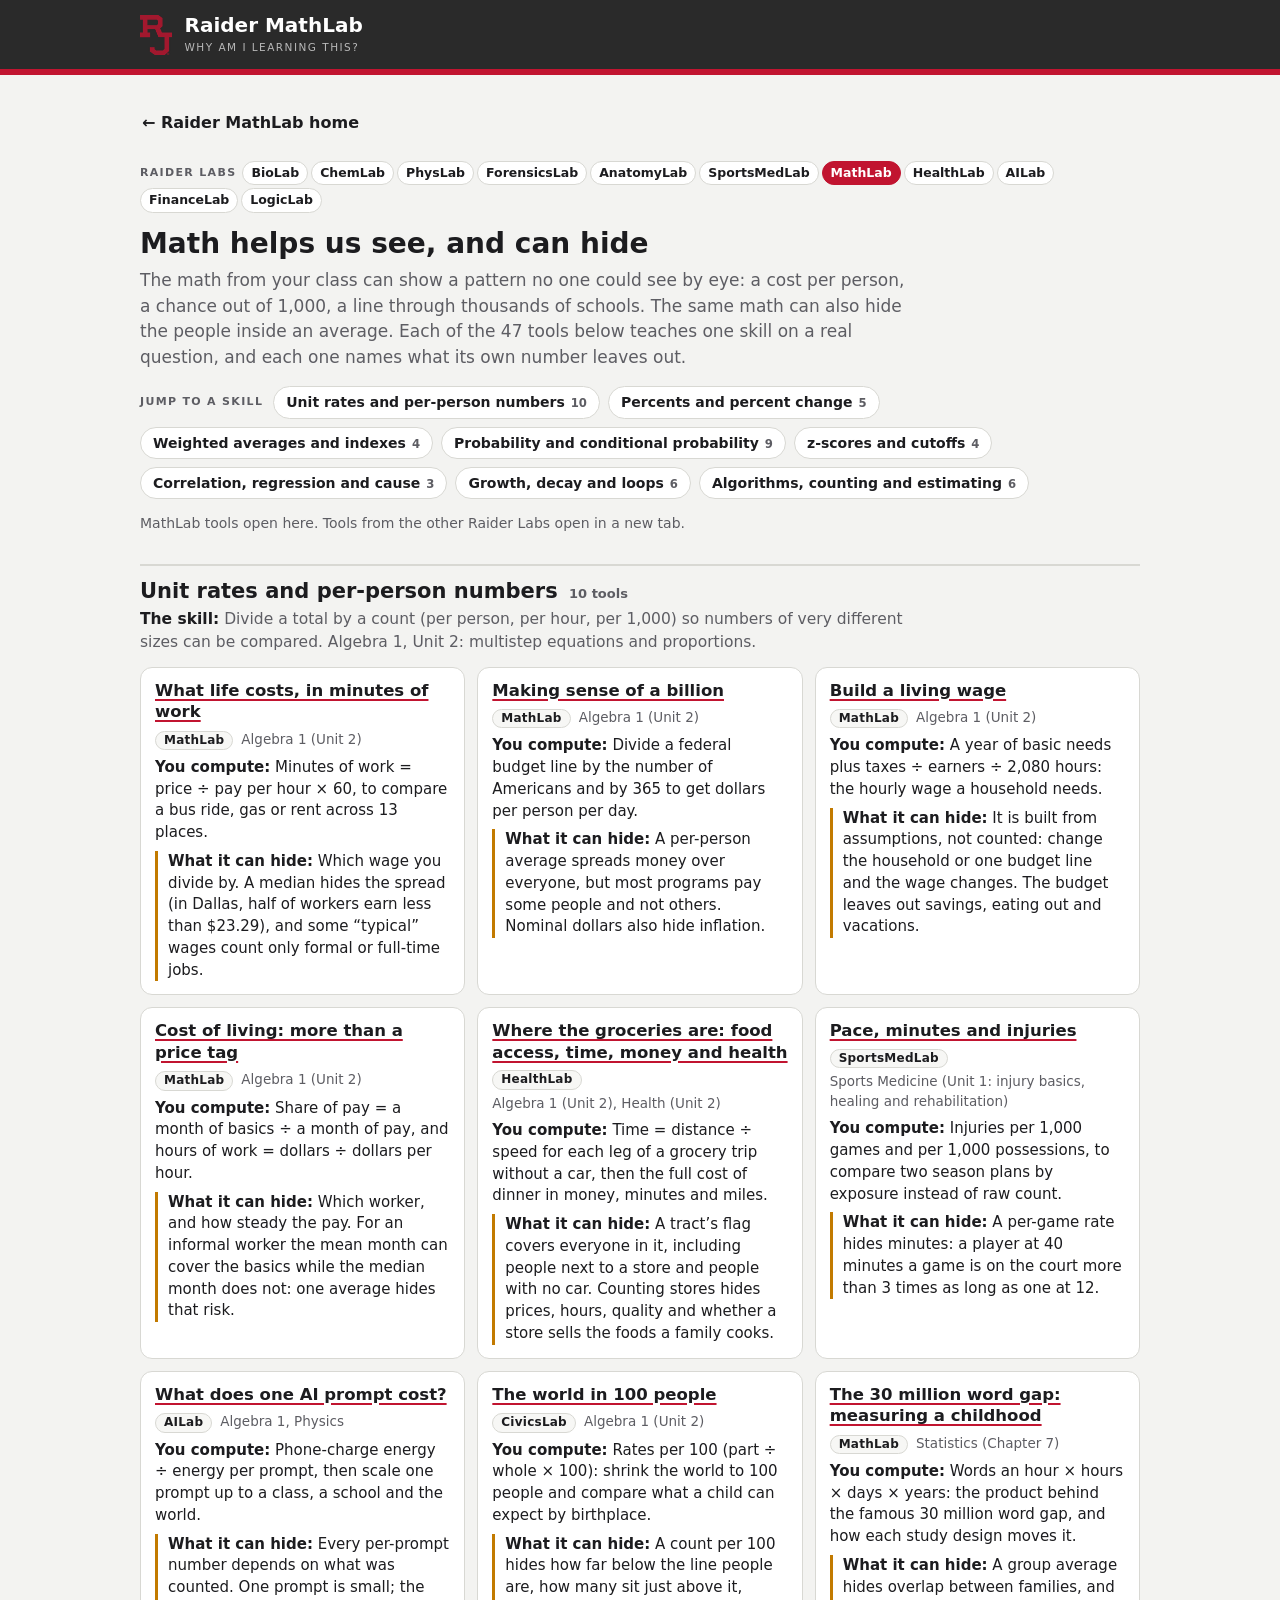
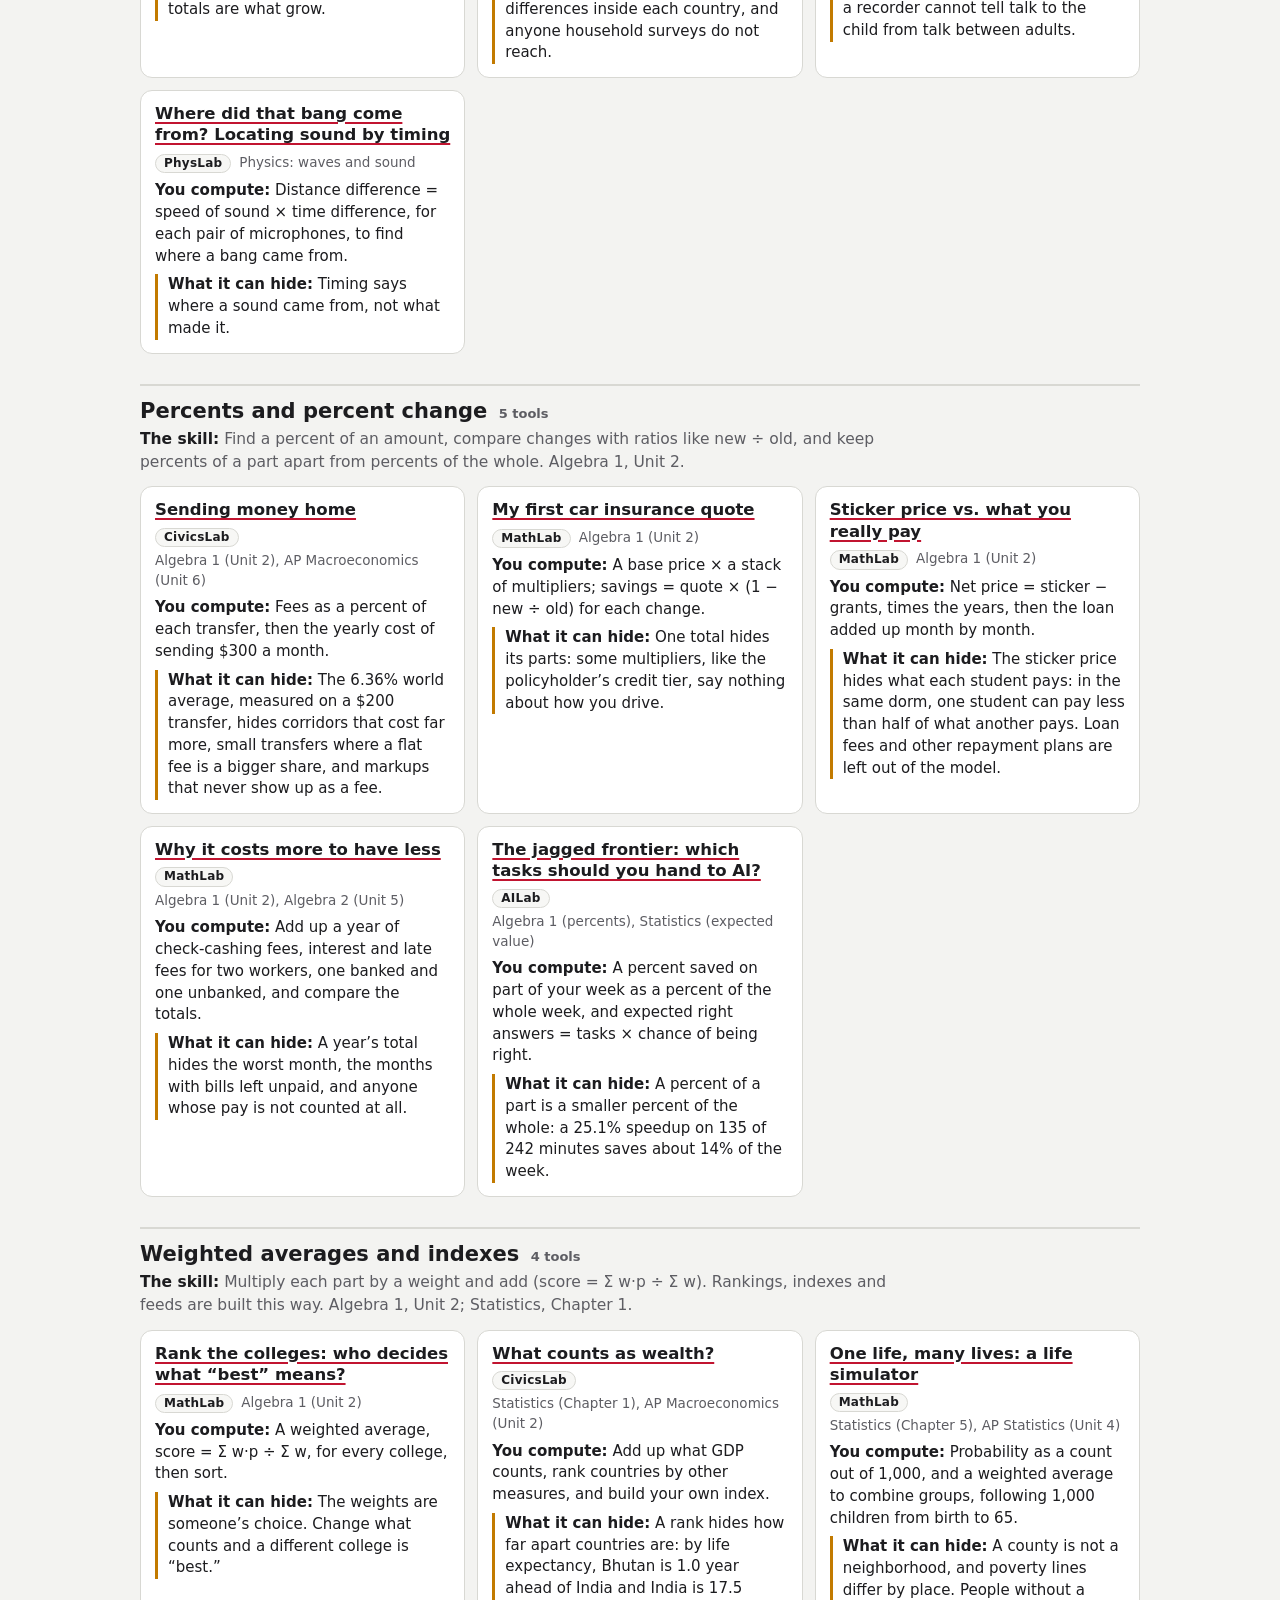
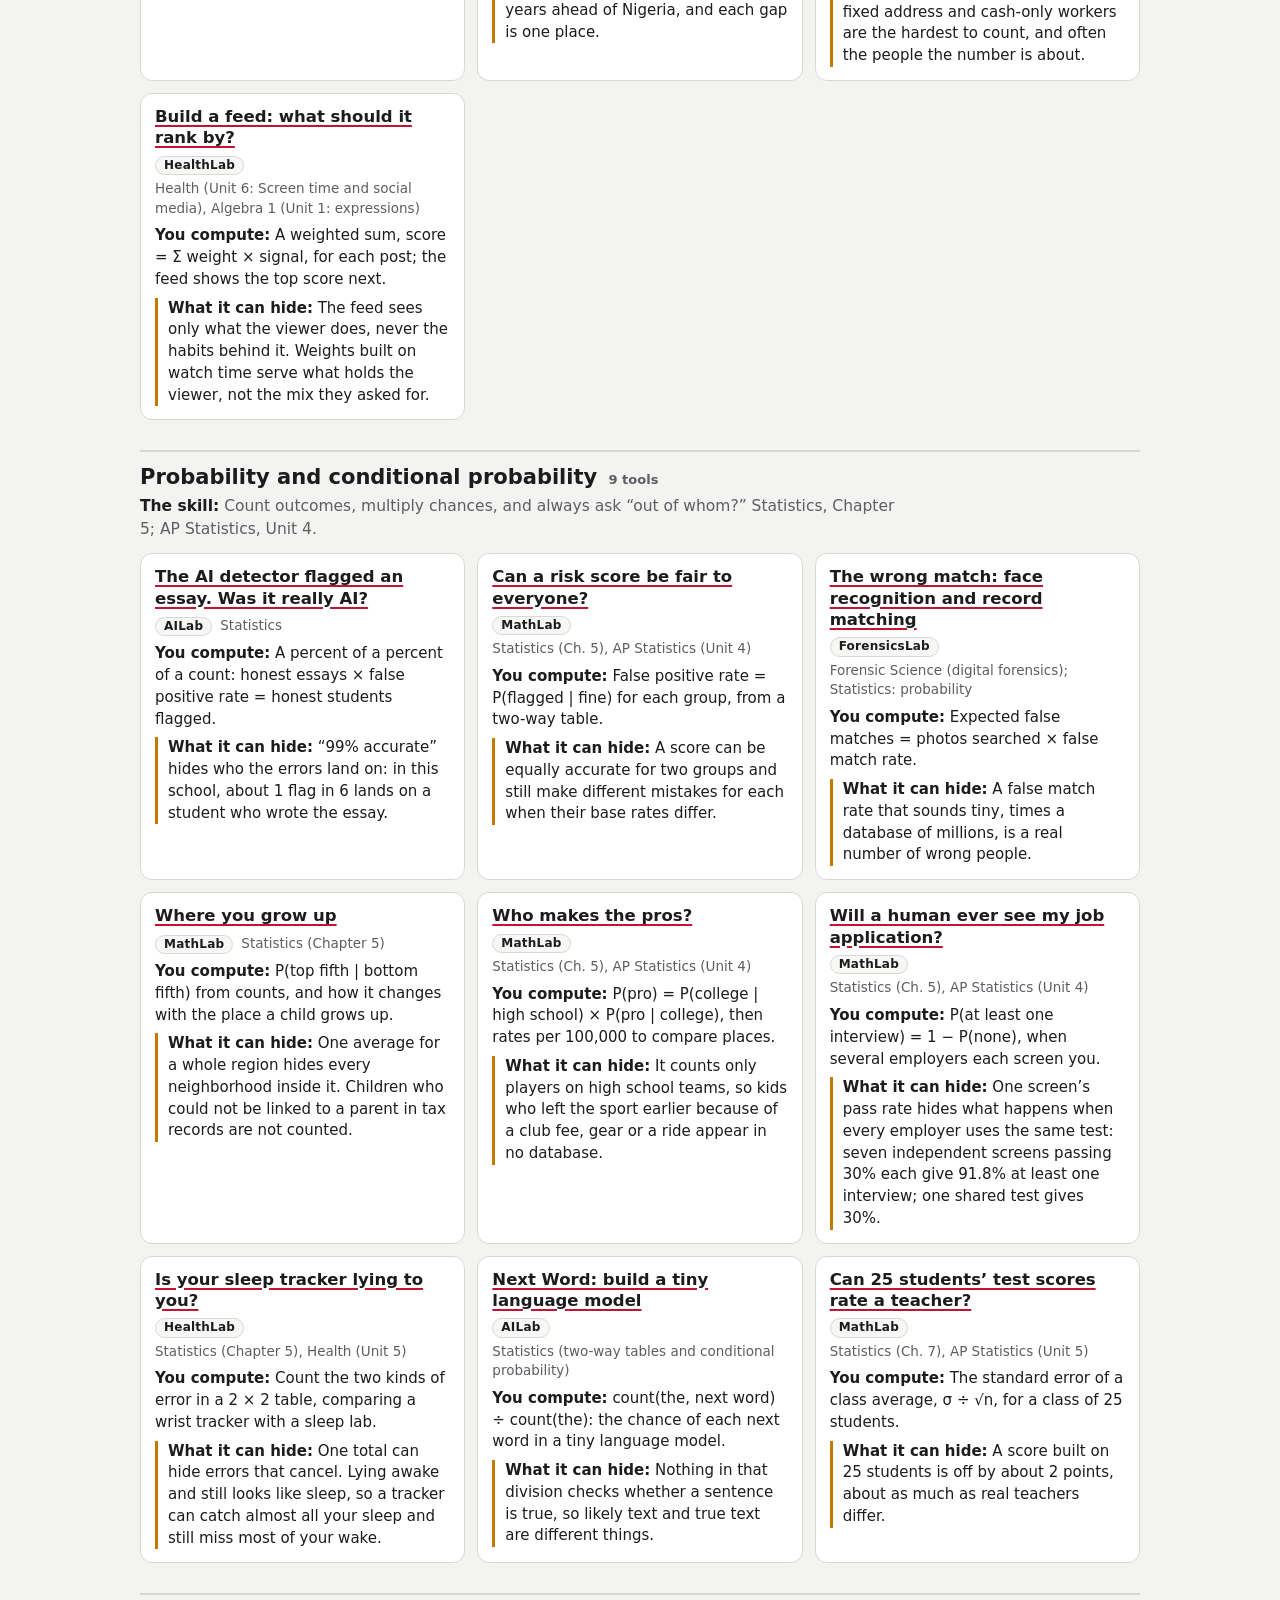
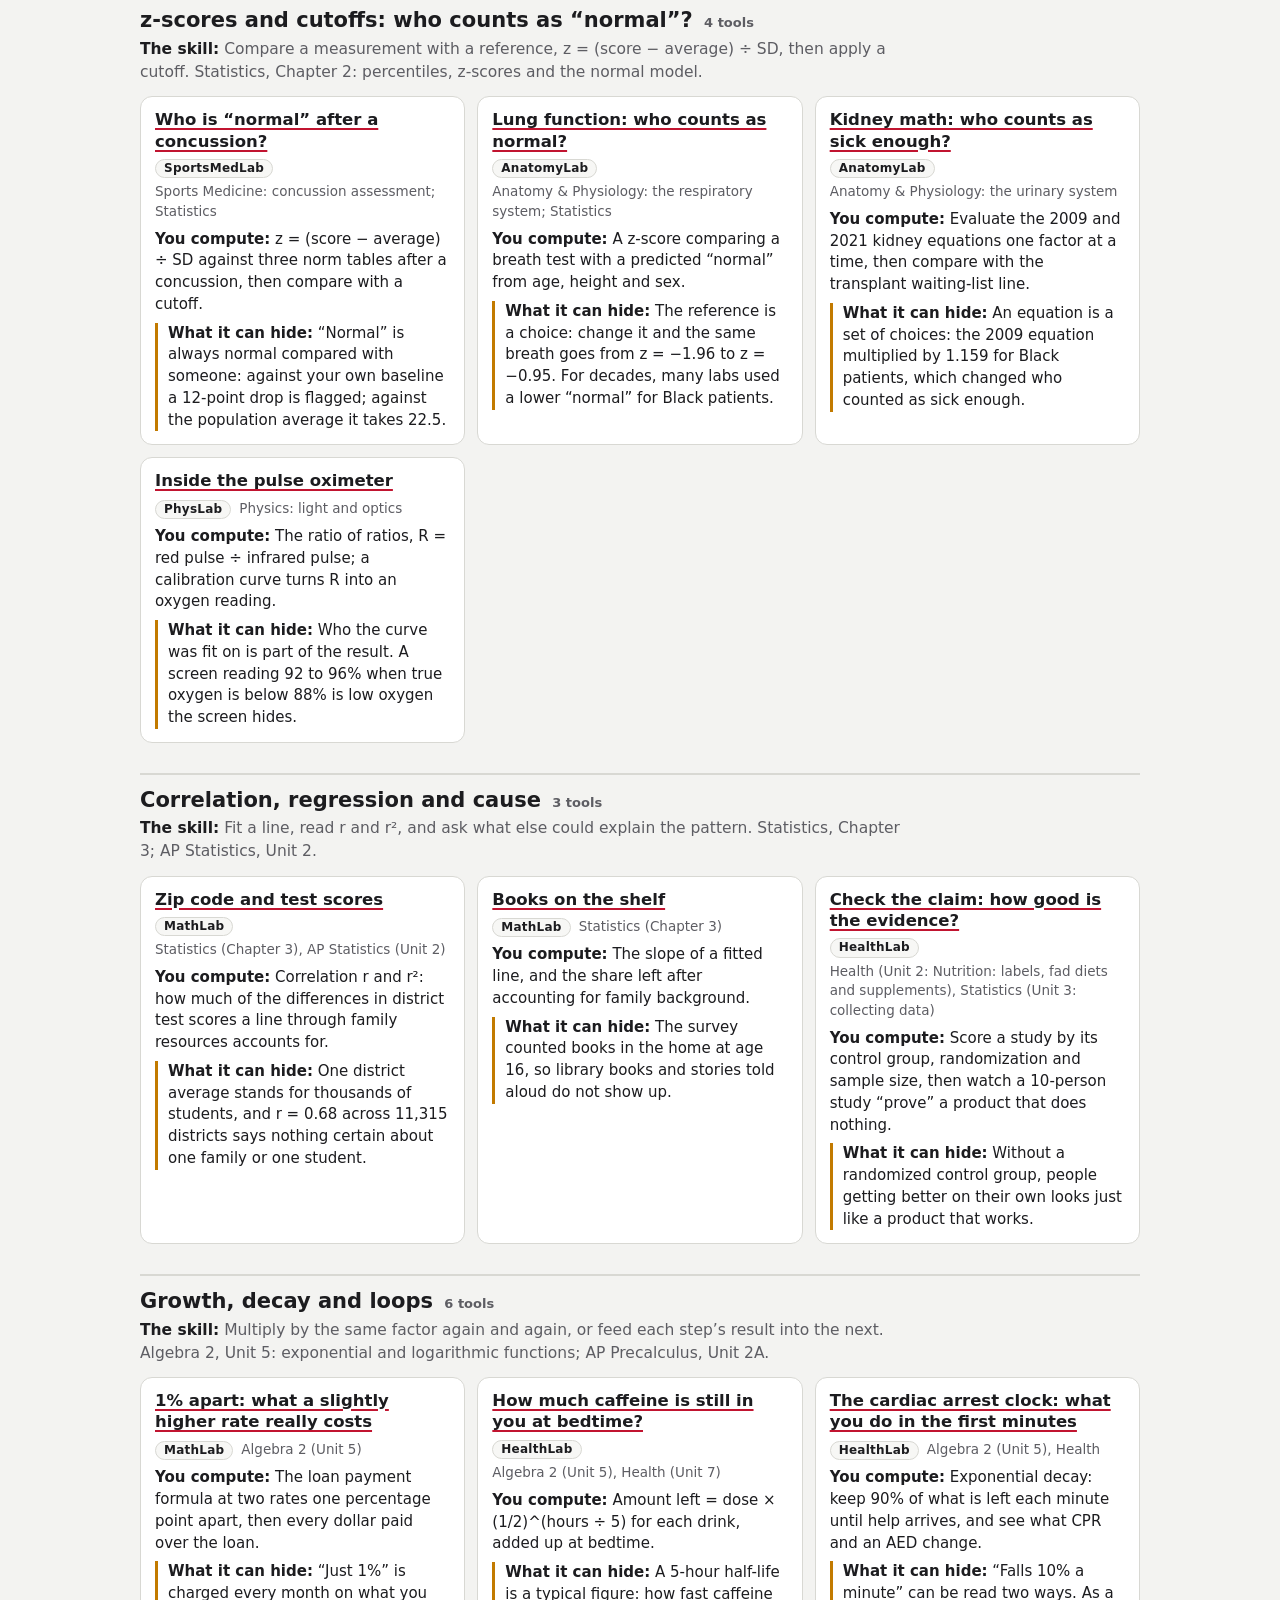
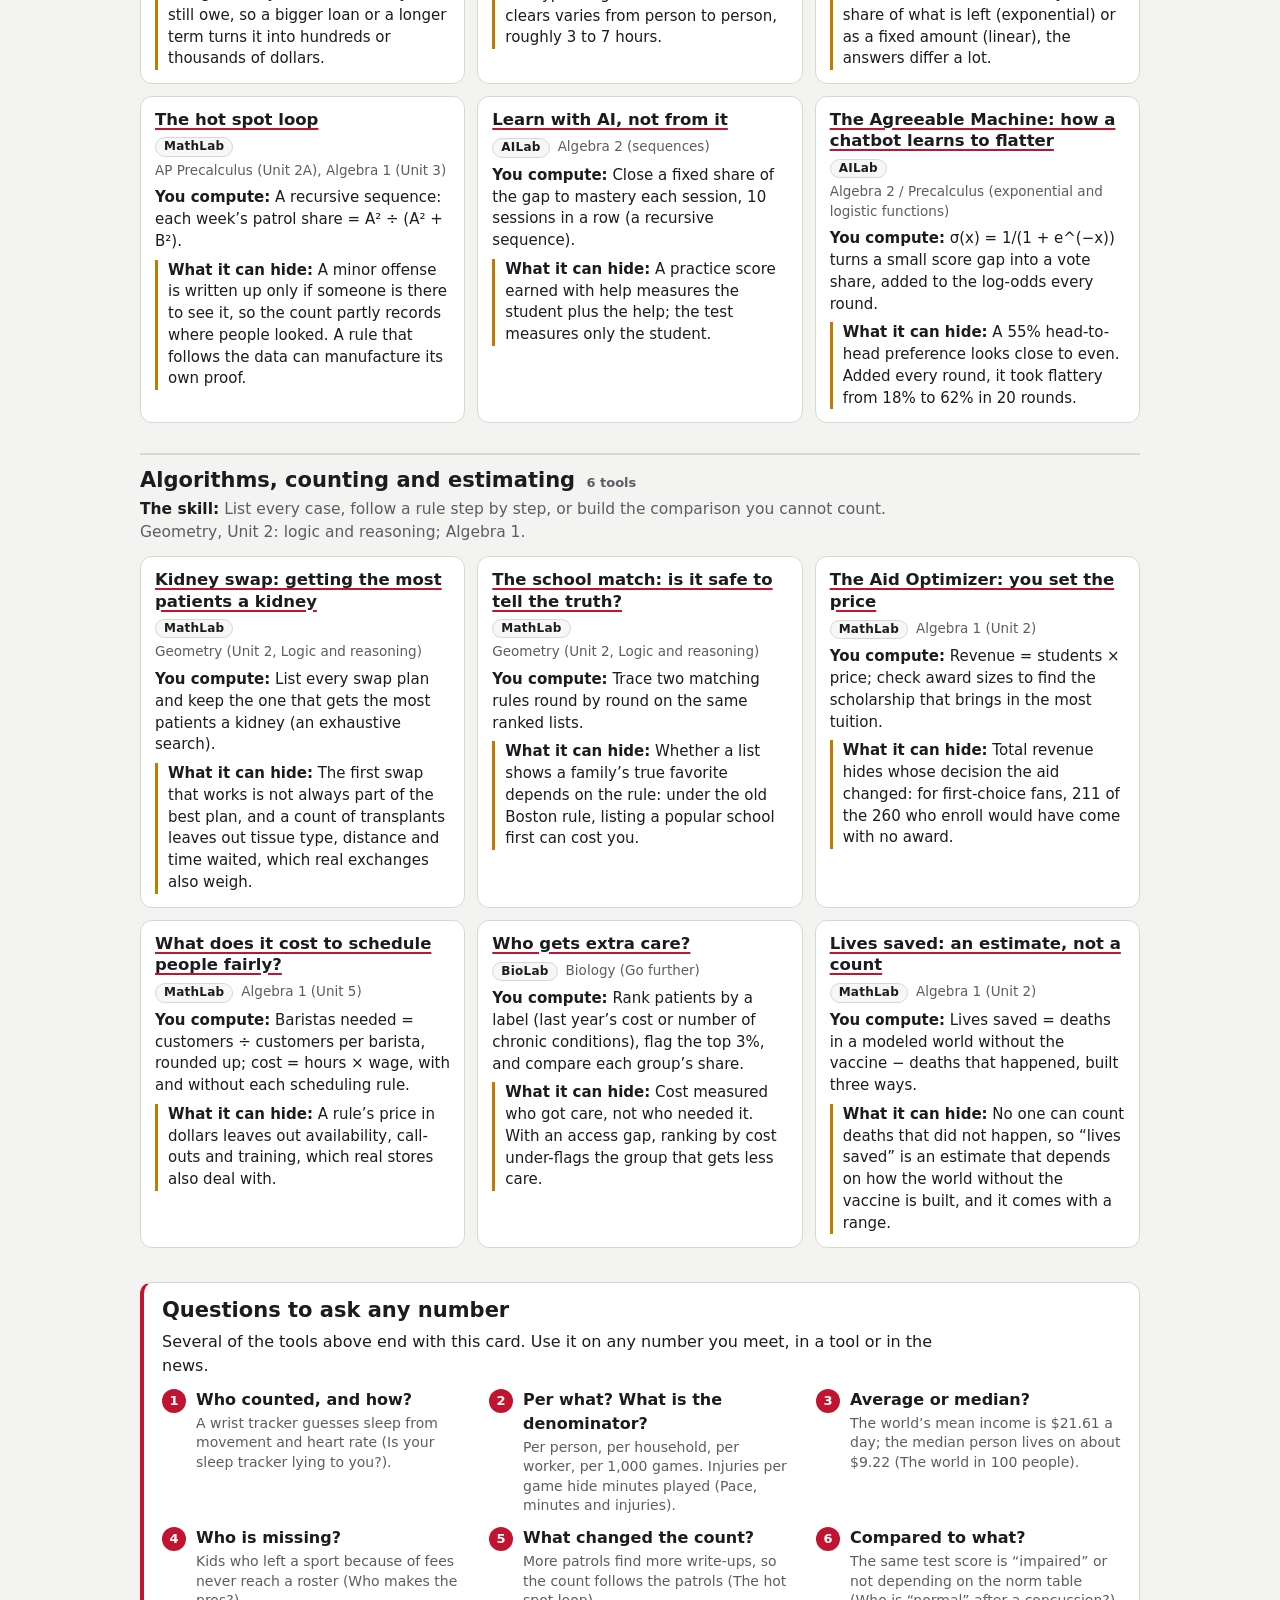
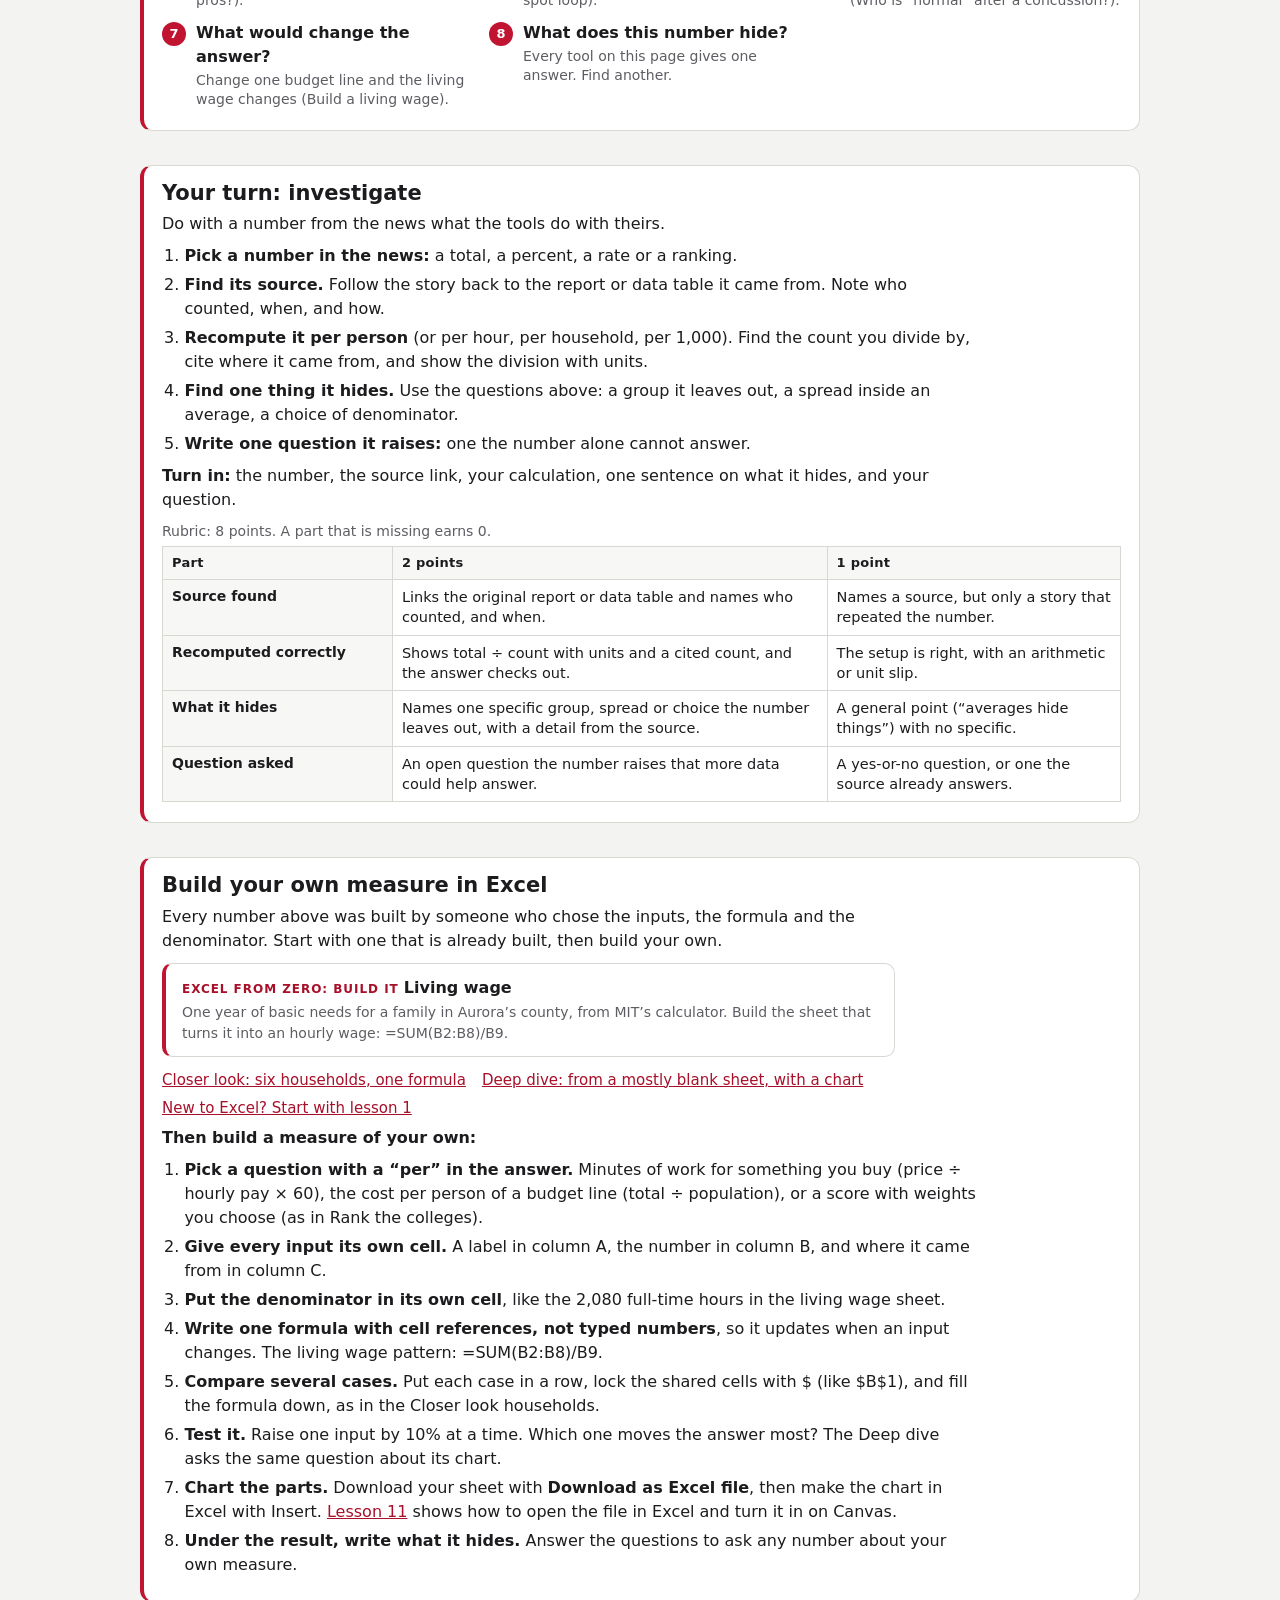
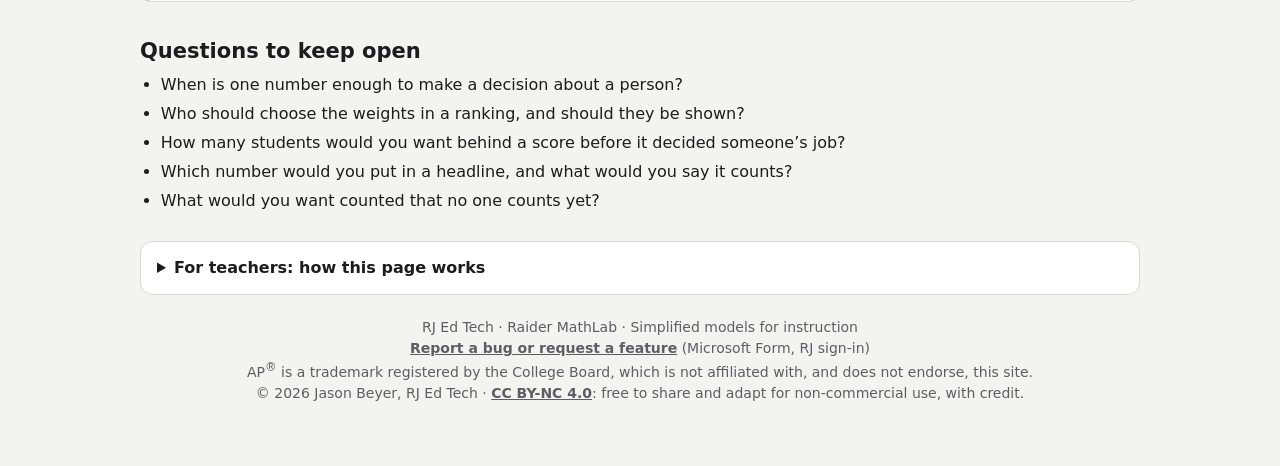
<file: seehide.html>
<!DOCTYPE html>
<html lang="en">
<head>
<meta charset="utf-8">
<meta name="viewport" content="width=device-width, initial-scale=1, viewport-fit=cover">
<title>Math helps us see, and can hide | Raider MathLab</title>
<meta name="description" content="A guided route through the real-world tools across the Raider Labs, sorted by the math skill each one teaches: what a number can show, and what one number can hide.">
<meta name="claude:viewport-fit-sides" content="cover">
<link rel="icon" href="favicon.ico" sizes="any">
<link rel="icon" href="favicon.svg" type="image/svg+xml">
<link rel="apple-touch-icon" href="apple-touch-icon.png">
<link rel="stylesheet" href="biolab.css?v=202611171200">
<link rel="stylesheet" href="sheet/sheet.css?v=202611071400">
<link rel="stylesheet" href="excel/excel.css?v=202611071400">
<style>
/* Page-only styles for seehide.html. Colors come from the biolab.css theme tokens, so light and dark follow the device. */
.sh-box p a,.sh-box li a,.sh-links a,.sh-small a{color:var(--rj-ink)}
.sh-head{margin:0 0 14px}
.sh-head h2{font-size:28px;line-height:1.2;margin:0 0 8px}
.sh-head .lede{font-size:17px}
.sh-jump{display:flex;flex-wrap:wrap;gap:8px;margin:16px 0 8px;padding:0;list-style:none}
.sh-jump a{display:inline-flex;align-items:baseline;gap:6px;padding:6px 12px;border:1px solid var(--line);border-radius:999px;background:var(--card);color:var(--fg);text-decoration:none;font-weight:600;font-size:14px;line-height:1.3}
.sh-jump a:hover{border-color:var(--rj)}
.sh-jump small{color:var(--muted);font-weight:700}
.sh-jump-l{font-size:11px;font-weight:700;letter-spacing:.12em;text-transform:uppercase;color:var(--muted);align-self:center;margin-right:2px}
.sh-group{margin-top:30px;scroll-margin-top:12px}
.sh-group h3{font-size:21px;line-height:1.25;margin:0 0 4px;padding-top:12px;border-top:2px solid var(--line)}
.sh-n{font-size:13px;font-weight:600;color:var(--muted);white-space:nowrap;margin-left:4px}
.sh-skill{margin:0 0 12px;color:var(--muted);max-width:78ch;font-size:15.5px}
.sh-skill b{color:var(--fg)}
.sh-list{list-style:none;margin:0;padding:0;display:grid;grid-template-columns:repeat(auto-fill,minmax(min(100%,300px),1fr));gap:12px}
.sh-card{background:var(--card);border:1px solid var(--line);border-radius:12px;padding:12px 14px 13px;display:flex;flex-direction:column;gap:7px;min-width:0}
.sh-card p{margin:0;font-size:15px;line-height:1.45;overflow-wrap:anywhere}
.sh a.sh-t{font-weight:700;font-size:16.5px;line-height:1.3;color:var(--fg);text-decoration:underline;text-decoration-color:var(--rj);text-decoration-thickness:2px;text-underline-offset:3px;overflow-wrap:anywhere}
.sh a.sh-t:hover{color:var(--rj-ink)}
.sh-meta{display:flex;flex-wrap:wrap;gap:4px 8px;align-items:baseline;color:var(--muted)}
.sh-card p.sh-meta{font-size:13.5px}
.sh-lab{display:inline-block;padding:0 8px;border:1px solid var(--line);border-radius:999px;background:var(--card2);color:var(--fg);font-weight:700;font-size:12px;letter-spacing:.02em}
.sh-hide{padding-left:10px;border-left:3px solid var(--warn)}
.sh-box{margin-top:34px;background:var(--card);border:1px solid var(--line);border-left:4px solid var(--rj);border-radius:12px;padding:14px 18px 16px;scroll-margin-top:12px}
.sh-box h3{font-size:21px;line-height:1.25;margin:0 0 6px}
.sh-box>p{margin:6px 0;max-width:78ch}
.sh-box ol,.sh-box ul{margin:8px 0;padding-left:1.4em}
.sh-box li{margin:5px 0;max-width:78ch}
.sh-qs{display:grid;grid-template-columns:repeat(auto-fill,minmax(min(100%,280px),1fr));gap:10px 22px;list-style:none;padding:0!important;margin:10px 0 4px!important;counter-reset:q}
.sh-qs li{margin:0;padding-left:34px;position:relative;counter-increment:q}
.sh-qs li::before{content:counter(q);position:absolute;left:0;top:1px;width:24px;height:24px;border-radius:50%;background:var(--rj);color:#fff;font-weight:700;font-size:13px;display:flex;align-items:center;justify-content:center}
.sh-qs b{display:block;font-size:16px}
.sh-qs span{display:block;color:var(--muted);font-size:14px;line-height:1.4;margin-top:2px}
.sh-rubric-wrap{overflow-x:auto;margin:10px 0 4px}
.sh-rubric{border-collapse:collapse;width:100%;font-size:14.5px;line-height:1.4}
.sh-rubric th,.sh-rubric td{border:1px solid var(--line);padding:7px 9px;text-align:left;vertical-align:top;white-space:normal;font-variant-numeric:normal}
.sh-rubric tbody th{background:var(--card2);color:var(--fg);font-size:14px;font-weight:700}
.sh-rubric thead th{color:var(--fg)}
.sh-rubric tr:last-child td{border-bottom:1px solid var(--line)}
.sh-rubric thead th{background:var(--card2);font-size:13px;letter-spacing:.02em;font-weight:700}
.sh-rubric tbody th{width:24%}
.sh-small{font-size:14px;color:var(--muted)}
.sh .xl-entry{margin:10px 0 12px}
.sh .xl-entry,.sh .xl-entry b{color:var(--fg)}
.sh-links{display:flex;flex-wrap:wrap;gap:6px 16px;margin:4px 0 10px;font-size:15px}
.sh-open{margin-top:34px}
.sh-open h3{font-size:21px;margin:0 0 6px}
.sh-open ul{margin:6px 0;padding-left:1.3em}
.sh-open li{margin:5px 0;max-width:78ch}
@media(max-width:600px){.sh-head h2{font-size:24px}.sh-head .lede{font-size:16px}.sh-group h3,.sh-box h3,.sh-open h3{font-size:19px}.sh-box{padding:12px 14px 14px}.sh-rubric tbody th{width:30%}}
@media print{.sh-jump,.labs,.xl-top{display:none}.sh-card,.sh-box{break-inside:avoid}}
</style>
</head>
<body>
<header class="rj-masthead">
  <div class="hl">
    <img class="rj-mark" src="[data-uri]" alt="RJ">
    <div>
      <h1>Raider MathLab</h1>
      <p class="tagline">Why am I learning this?</p>
    </div>
  </div>
</header>

<main class="wrap sh">
  <div class="xl-top"><a class="back" href="index.html">← Raider MathLab home</a></div>
  <nav class="labs" aria-label="Raider Labs"><span class="labs-l">Raider Labs</span><a href="https://rjedtech.github.io/Raider-BioLab/">BioLab <small>Biology</small></a><a href="https://rjedtech.github.io/Raider-ChemLab/">ChemLab <small>Chemistry</small></a><a href="https://rjedtech.github.io/Raider-PhysLab/">PhysLab <small>Physics</small></a><a href="https://rjedtech.github.io/Raider-ForensicsLab/">ForensicsLab <small>Forensic Science</small></a><a href="https://rjedtech.github.io/Raider-AnatomyLab/">AnatomyLab <small>Anatomy &amp; Physiology</small></a><a href="https://rjedtech.github.io/Raider-SportsMedLab/">SportsMedLab <small>Sports Medicine</small></a><a href="https://rjedtech.github.io/Raider-MathLab/" aria-current="page">MathLab <small>Mathematics</small></a><a href="https://rjedtech.github.io/Raider-HealthLab/">HealthLab <small>Health</small></a><a href="https://rjedtech.github.io/Raider-AILab/">AILab <small>Artificial Intelligence</small></a><a href="https://rjedtech.github.io/Raider-FinanceLab/">FinanceLab <small>Personal Finance</small></a><a href="https://rjedtech.github.io/Raider-LogicLab/">LogicLab <small>Logic &amp; Argument</small></a></nav>

  <div class="sh-head">
    <h2>Math helps us see, and can hide</h2>
    <p class="lede">The math from your class can show a pattern no one could see by eye: a cost per person, a chance out of 1,000, a line through thousands of schools. The same math can also hide the people inside an average. Each of the 47 tools below teaches one skill on a real question, and each one names what its own number leaves out.</p>
  </div>
  <nav aria-label="Skills on this page"><ul class="sh-jump"><li class="sh-jump-l">Jump to a skill</li><li><a href="#g-rates">Unit rates and per-person numbers <small>10</small></a></li><li><a href="#g-percents">Percents and percent change <small>5</small></a></li><li><a href="#g-weights">Weighted averages and indexes <small>4</small></a></li><li><a href="#g-chance">Probability and conditional probability <small>9</small></a></li><li><a href="#g-normal">z-scores and cutoffs <small>4</small></a></li><li><a href="#g-regression">Correlation, regression and cause <small>3</small></a></li><li><a href="#g-growth">Growth, decay and loops <small>6</small></a></li><li><a href="#g-algorithms">Algorithms, counting and estimating <small>6</small></a></li></ul></nav>
  <p class="sh-small">MathLab tools open here. Tools from the other Raider Labs open in a new tab.</p>

  <section class="sh-group" id="g-rates" aria-labelledby="h-rates">
    <h3 id="h-rates">Unit rates and per-person numbers <span class="sh-n">10 tools</span></h3>
    <p class="sh-skill"><b>The skill:</b> Divide a total by a count (per person, per hour, per 1,000) so numbers of very different sizes can be compared. Algebra 1, Unit 2: multistep equations and proportions.</p>
    <ul class="sh-list">
    <li class="sh-card">
      <a class="sh-t" href="index.html#minutesofwork">What life costs, in minutes of work</a>
      <p class="sh-meta"><span class="sh-lab">MathLab</span> <span class="sh-course">Algebra 1 (Unit 2)</span></p>
      <p class="sh-do"><b>You compute:</b> Minutes of work = price ÷ pay per hour × 60, to compare a bus ride, gas or rent across 13 places.</p>
      <p class="sh-hide"><b>What it can hide:</b> Which wage you divide by. A median hides the spread (in Dallas, half of workers earn less than $23.29), and some “typical” wages count only formal or full-time jobs.</p>
    </li>
    <li class="sh-card">
      <a class="sh-t" href="index.html#billions">Making sense of a billion</a>
      <p class="sh-meta"><span class="sh-lab">MathLab</span> <span class="sh-course">Algebra 1 (Unit 2)</span></p>
      <p class="sh-do"><b>You compute:</b> Divide a federal budget line by the number of Americans and by 365 to get dollars per person per day.</p>
      <p class="sh-hide"><b>What it can hide:</b> A per-person average spreads money over everyone, but most programs pay some people and not others. Nominal dollars also hide inflation.</p>
    </li>
    <li class="sh-card">
      <a class="sh-t" href="index.html#livingwage">Build a living wage</a>
      <p class="sh-meta"><span class="sh-lab">MathLab</span> <span class="sh-course">Algebra 1 (Unit 2)</span></p>
      <p class="sh-do"><b>You compute:</b> A year of basic needs plus taxes ÷ earners ÷ 2,080 hours: the hourly wage a household needs.</p>
      <p class="sh-hide"><b>What it can hide:</b> It is built from assumptions, not counted: change the household or one budget line and the wage changes. The budget leaves out savings, eating out and vacations.</p>
    </li>
    <li class="sh-card">
      <a class="sh-t" href="index.html#costofliving">Cost of living: more than a price tag</a>
      <p class="sh-meta"><span class="sh-lab">MathLab</span> <span class="sh-course">Algebra 1 (Unit 2)</span></p>
      <p class="sh-do"><b>You compute:</b> Share of pay = a month of basics ÷ a month of pay, and hours of work = dollars ÷ dollars per hour.</p>
      <p class="sh-hide"><b>What it can hide:</b> Which worker, and how steady the pay. For an informal worker the mean month can cover the basics while the median month does not: one average hides that risk.</p>
    </li>
    <li class="sh-card">
      <a class="sh-t" href="https://rjedtech.github.io/Raider-HealthLab/#fooddesert" target="_blank" rel="noopener">Where the groceries are: food access, time, money and health</a>
      <p class="sh-meta"><span class="sh-lab">HealthLab</span> <span class="sh-course">Algebra 1 (Unit 2), Health (Unit 2)</span></p>
      <p class="sh-do"><b>You compute:</b> Time = distance ÷ speed for each leg of a grocery trip without a car, then the full cost of dinner in money, minutes and miles.</p>
      <p class="sh-hide"><b>What it can hide:</b> A tract’s flag covers everyone in it, including people next to a store and people with no car. Counting stores hides prices, hours, quality and whether a store sells the foods a family cooks.</p>
    </li>
    <li class="sh-card">
      <a class="sh-t" href="https://rjedtech.github.io/Raider-SportsMedLab/#paceload" target="_blank" rel="noopener">Pace, minutes and injuries</a>
      <p class="sh-meta"><span class="sh-lab">SportsMedLab</span> <span class="sh-course">Sports Medicine (Unit 1: injury basics, healing and rehabilitation)</span></p>
      <p class="sh-do"><b>You compute:</b> Injuries per 1,000 games and per 1,000 possessions, to compare two season plans by exposure instead of raw count.</p>
      <p class="sh-hide"><b>What it can hide:</b> A per-game rate hides minutes: a player at 40 minutes a game is on the court more than 3 times as long as one at 12.</p>
    </li>
    <li class="sh-card">
      <a class="sh-t" href="https://rjedtech.github.io/Raider-AILab/#promptcost" target="_blank" rel="noopener">What does one AI prompt cost?</a>
      <p class="sh-meta"><span class="sh-lab">AILab</span> <span class="sh-course">Algebra 1, Physics</span></p>
      <p class="sh-do"><b>You compute:</b> Phone-charge energy ÷ energy per prompt, then scale one prompt up to a class, a school and the world.</p>
      <p class="sh-hide"><b>What it can hide:</b> Every per-prompt number depends on what was counted. One prompt is small; the totals are what grow.</p>
    </li>
    <li class="sh-card">
      <a class="sh-t" href="https://rjedtech.github.io/Raider-CivicsLab/#northsouth" target="_blank" rel="noopener">The world in 100 people</a>
      <p class="sh-meta"><span class="sh-lab">CivicsLab</span> <span class="sh-course">Algebra 1 (Unit 2)</span></p>
      <p class="sh-do"><b>You compute:</b> Rates per 100 (part ÷ whole × 100): shrink the world to 100 people and compare what a child can expect by birthplace.</p>
      <p class="sh-hide"><b>What it can hide:</b> A count per 100 hides how far below the line people are, how many sit just above it, differences inside each country, and anyone household surveys do not reach.</p>
    </li>
    <li class="sh-card">
      <a class="sh-t" href="index.html#wordgap">The 30 million word gap: measuring a childhood</a>
      <p class="sh-meta"><span class="sh-lab">MathLab</span> <span class="sh-course">Statistics (Chapter 7)</span></p>
      <p class="sh-do"><b>You compute:</b> Words an hour × hours × days × years: the product behind the famous 30 million word gap, and how each study design moves it.</p>
      <p class="sh-hide"><b>What it can hide:</b> A group average hides overlap between families, and a recorder cannot tell talk to the child from talk between adults.</p>
    </li>
    <li class="sh-card">
      <a class="sh-t" href="https://rjedtech.github.io/Raider-PhysLab/#shotspotter" target="_blank" rel="noopener">Where did that bang come from? Locating sound by timing</a>
      <p class="sh-meta"><span class="sh-lab">PhysLab</span> <span class="sh-course">Physics: waves and sound</span></p>
      <p class="sh-do"><b>You compute:</b> Distance difference = speed of sound × time difference, for each pair of microphones, to find where a bang came from.</p>
      <p class="sh-hide"><b>What it can hide:</b> Timing says where a sound came from, not what made it.</p>
    </li>
    </ul>
  </section>

  <section class="sh-group" id="g-percents" aria-labelledby="h-percents">
    <h3 id="h-percents">Percents and percent change <span class="sh-n">5 tools</span></h3>
    <p class="sh-skill"><b>The skill:</b> Find a percent of an amount, compare changes with ratios like new ÷ old, and keep percents of a part apart from percents of the whole. Algebra 1, Unit 2.</p>
    <ul class="sh-list">
    <li class="sh-card">
      <a class="sh-t" href="https://rjedtech.github.io/Raider-CivicsLab/#remittances" target="_blank" rel="noopener">Sending money home</a>
      <p class="sh-meta"><span class="sh-lab">CivicsLab</span> <span class="sh-course">Algebra 1 (Unit 2), AP Macroeconomics (Unit 6)</span></p>
      <p class="sh-do"><b>You compute:</b> Fees as a percent of each transfer, then the yearly cost of sending $300 a month.</p>
      <p class="sh-hide"><b>What it can hide:</b> The 6.36% world average, measured on a $200 transfer, hides corridors that cost far more, small transfers where a flat fee is a bigger share, and markups that never show up as a fee.</p>
    </li>
    <li class="sh-card">
      <a class="sh-t" href="index.html#carquote">My first car insurance quote</a>
      <p class="sh-meta"><span class="sh-lab">MathLab</span> <span class="sh-course">Algebra 1 (Unit 2)</span></p>
      <p class="sh-do"><b>You compute:</b> A base price × a stack of multipliers; savings = quote × (1 − new ÷ old) for each change.</p>
      <p class="sh-hide"><b>What it can hide:</b> One total hides its parts: some multipliers, like the policyholder’s credit tier, say nothing about how you drive.</p>
    </li>
    <li class="sh-card">
      <a class="sh-t" href="index.html#stickernet">Sticker price vs. what you really pay</a>
      <p class="sh-meta"><span class="sh-lab">MathLab</span> <span class="sh-course">Algebra 1 (Unit 2)</span></p>
      <p class="sh-do"><b>You compute:</b> Net price = sticker − grants, times the years, then the loan added up month by month.</p>
      <p class="sh-hide"><b>What it can hide:</b> The sticker price hides what each student pays: in the same dorm, one student can pay less than half of what another pays. Loan fees and other repayment plans are left out of the model.</p>
    </li>
    <li class="sh-card">
      <a class="sh-t" href="index.html#povertypremium">Why it costs more to have less</a>
      <p class="sh-meta"><span class="sh-lab">MathLab</span> <span class="sh-course">Algebra 1 (Unit 2), Algebra 2 (Unit 5)</span></p>
      <p class="sh-do"><b>You compute:</b> Add up a year of check-cashing fees, interest and late fees for two workers, one banked and one unbanked, and compare the totals.</p>
      <p class="sh-hide"><b>What it can hide:</b> A year’s total hides the worst month, the months with bills left unpaid, and anyone whose pay is not counted at all.</p>
    </li>
    <li class="sh-card">
      <a class="sh-t" href="https://rjedtech.github.io/Raider-AILab/#frontier" target="_blank" rel="noopener">The jagged frontier: which tasks should you hand to AI?</a>
      <p class="sh-meta"><span class="sh-lab">AILab</span> <span class="sh-course">Algebra 1 (percents), Statistics (expected value)</span></p>
      <p class="sh-do"><b>You compute:</b> A percent saved on part of your week as a percent of the whole week, and expected right answers = tasks × chance of being right.</p>
      <p class="sh-hide"><b>What it can hide:</b> A percent of a part is a smaller percent of the whole: a 25.1% speedup on 135 of 242 minutes saves about 14% of the week.</p>
    </li>
    </ul>
  </section>

  <section class="sh-group" id="g-weights" aria-labelledby="h-weights">
    <h3 id="h-weights">Weighted averages and indexes <span class="sh-n">4 tools</span></h3>
    <p class="sh-skill"><b>The skill:</b> Multiply each part by a weight and add (score = Σ w·p ÷ Σ w). Rankings, indexes and feeds are built this way. Algebra 1, Unit 2; Statistics, Chapter 1.</p>
    <ul class="sh-list">
    <li class="sh-card">
      <a class="sh-t" href="index.html#rankcolleges">Rank the colleges: who decides what “best” means?</a>
      <p class="sh-meta"><span class="sh-lab">MathLab</span> <span class="sh-course">Algebra 1 (Unit 2)</span></p>
      <p class="sh-do"><b>You compute:</b> A weighted average, score = Σ w·p ÷ Σ w, for every college, then sort.</p>
      <p class="sh-hide"><b>What it can hide:</b> The weights are someone’s choice. Change what counts and a different college is “best.”</p>
    </li>
    <li class="sh-card">
      <a class="sh-t" href="https://rjedtech.github.io/Raider-CivicsLab/#measurewealth" target="_blank" rel="noopener">What counts as wealth?</a>
      <p class="sh-meta"><span class="sh-lab">CivicsLab</span> <span class="sh-course">Statistics (Chapter 1), AP Macroeconomics (Unit 2)</span></p>
      <p class="sh-do"><b>You compute:</b> Add up what GDP counts, rank countries by other measures, and build your own index.</p>
      <p class="sh-hide"><b>What it can hide:</b> A rank hides how far apart countries are: by life expectancy, Bhutan is 1.0 year ahead of India and India is 17.5 years ahead of Nigeria, and each gap is one place.</p>
    </li>
    <li class="sh-card">
      <a class="sh-t" href="index.html#lifesim">One life, many lives: a life simulator</a>
      <p class="sh-meta"><span class="sh-lab">MathLab</span> <span class="sh-course">Statistics (Chapter 5), AP Statistics (Unit 4)</span></p>
      <p class="sh-do"><b>You compute:</b> Probability as a count out of 1,000, and a weighted average to combine groups, following 1,000 children from birth to 65.</p>
      <p class="sh-hide"><b>What it can hide:</b> A county is not a neighborhood, and poverty lines differ by place. People without a fixed address and cash-only workers are the hardest to count, and often the people the number is about.</p>
    </li>
    <li class="sh-card">
      <a class="sh-t" href="https://rjedtech.github.io/Raider-HealthLab/#feedbuilder" target="_blank" rel="noopener">Build a feed: what should it rank by?</a>
      <p class="sh-meta"><span class="sh-lab">HealthLab</span> <span class="sh-course">Health (Unit 6: Screen time and social media), Algebra 1 (Unit 1: expressions)</span></p>
      <p class="sh-do"><b>You compute:</b> A weighted sum, score = Σ weight × signal, for each post; the feed shows the top score next.</p>
      <p class="sh-hide"><b>What it can hide:</b> The feed sees only what the viewer does, never the habits behind it. Weights built on watch time serve what holds the viewer, not the mix they asked for.</p>
    </li>
    </ul>
  </section>

  <section class="sh-group" id="g-chance" aria-labelledby="h-chance">
    <h3 id="h-chance">Probability and conditional probability <span class="sh-n">9 tools</span></h3>
    <p class="sh-skill"><b>The skill:</b> Count outcomes, multiply chances, and always ask “out of whom?” Statistics, Chapter 5; AP Statistics, Unit 4.</p>
    <ul class="sh-list">
    <li class="sh-card">
      <a class="sh-t" href="https://rjedtech.github.io/Raider-AILab/#detector" target="_blank" rel="noopener">The AI detector flagged an essay. Was it really AI?</a>
      <p class="sh-meta"><span class="sh-lab">AILab</span> <span class="sh-course">Statistics</span></p>
      <p class="sh-do"><b>You compute:</b> A percent of a percent of a count: honest essays × false positive rate = honest students flagged.</p>
      <p class="sh-hide"><b>What it can hide:</b> “99% accurate” hides who the errors land on: in this school, about 1 flag in 6 lands on a student who wrote the essay.</p>
    </li>
    <li class="sh-card">
      <a class="sh-t" href="index.html#fairscore">Can a risk score be fair to everyone?</a>
      <p class="sh-meta"><span class="sh-lab">MathLab</span> <span class="sh-course">Statistics (Ch. 5), AP Statistics (Unit 4)</span></p>
      <p class="sh-do"><b>You compute:</b> False positive rate = P(flagged | fine) for each group, from a two-way table.</p>
      <p class="sh-hide"><b>What it can hide:</b> A score can be equally accurate for two groups and still make different mistakes for each when their base rates differ.</p>
    </li>
    <li class="sh-card">
      <a class="sh-t" href="https://rjedtech.github.io/Raider-ForensicsLab/#facematch" target="_blank" rel="noopener">The wrong match: face recognition and record matching</a>
      <p class="sh-meta"><span class="sh-lab">ForensicsLab</span> <span class="sh-course">Forensic Science (digital forensics); Statistics: probability</span></p>
      <p class="sh-do"><b>You compute:</b> Expected false matches = photos searched × false match rate.</p>
      <p class="sh-hide"><b>What it can hide:</b> A false match rate that sounds tiny, times a database of millions, is a real number of wrong people.</p>
    </li>
    <li class="sh-card">
      <a class="sh-t" href="index.html#opportunity">Where you grow up</a>
      <p class="sh-meta"><span class="sh-lab">MathLab</span> <span class="sh-course">Statistics (Chapter 5)</span></p>
      <p class="sh-do"><b>You compute:</b> P(top fifth | bottom fifth) from counts, and how it changes with the place a child grows up.</p>
      <p class="sh-hide"><b>What it can hide:</b> One average for a whole region hides every neighborhood inside it. Children who could not be linked to a parent in tax records are not counted.</p>
    </li>
    <li class="sh-card">
      <a class="sh-t" href="index.html#makethepros">Who makes the pros?</a>
      <p class="sh-meta"><span class="sh-lab">MathLab</span> <span class="sh-course">Statistics (Ch. 5), AP Statistics (Unit 4)</span></p>
      <p class="sh-do"><b>You compute:</b> P(pro) = P(college | high school) × P(pro | college), then rates per 100,000 to compare places.</p>
      <p class="sh-hide"><b>What it can hide:</b> It counts only players on high school teams, so kids who left the sport earlier because of a club fee, gear or a ride appear in no database.</p>
    </li>
    <li class="sh-card">
      <a class="sh-t" href="index.html#beatbot">Will a human ever see my job application?</a>
      <p class="sh-meta"><span class="sh-lab">MathLab</span> <span class="sh-course">Statistics (Ch. 5), AP Statistics (Unit 4)</span></p>
      <p class="sh-do"><b>You compute:</b> P(at least one interview) = 1 − P(none), when several employers each screen you.</p>
      <p class="sh-hide"><b>What it can hide:</b> One screen’s pass rate hides what happens when every employer uses the same test: seven independent screens passing 30% each give 91.8% at least one interview; one shared test gives 30%.</p>
    </li>
    <li class="sh-card">
      <a class="sh-t" href="https://rjedtech.github.io/Raider-HealthLab/#watchlie" target="_blank" rel="noopener">Is your sleep tracker lying to you?</a>
      <p class="sh-meta"><span class="sh-lab">HealthLab</span> <span class="sh-course">Statistics (Chapter 5), Health (Unit 5)</span></p>
      <p class="sh-do"><b>You compute:</b> Count the two kinds of error in a 2 × 2 table, comparing a wrist tracker with a sleep lab.</p>
      <p class="sh-hide"><b>What it can hide:</b> One total can hide errors that cancel. Lying awake and still looks like sleep, so a tracker can catch almost all your sleep and still miss most of your wake.</p>
    </li>
    <li class="sh-card">
      <a class="sh-t" href="https://rjedtech.github.io/Raider-AILab/#nextword" target="_blank" rel="noopener">Next Word: build a tiny language model</a>
      <p class="sh-meta"><span class="sh-lab">AILab</span> <span class="sh-course">Statistics (two-way tables and conditional probability)</span></p>
      <p class="sh-do"><b>You compute:</b> count(the, next word) ÷ count(the): the chance of each next word in a tiny language model.</p>
      <p class="sh-hide"><b>What it can hide:</b> Nothing in that division checks whether a sentence is true, so likely text and true text are different things.</p>
    </li>
    <li class="sh-card">
      <a class="sh-t" href="index.html#valueadded">Can 25 students’ test scores rate a teacher?</a>
      <p class="sh-meta"><span class="sh-lab">MathLab</span> <span class="sh-course">Statistics (Ch. 7), AP Statistics (Unit 5)</span></p>
      <p class="sh-do"><b>You compute:</b> The standard error of a class average, σ ÷ √n, for a class of 25 students.</p>
      <p class="sh-hide"><b>What it can hide:</b> A score built on 25 students is off by about 2 points, about as much as real teachers differ.</p>
    </li>
    </ul>
  </section>

  <section class="sh-group" id="g-normal" aria-labelledby="h-normal">
    <h3 id="h-normal">z-scores and cutoffs: who counts as “normal”? <span class="sh-n">4 tools</span></h3>
    <p class="sh-skill"><b>The skill:</b> Compare a measurement with a reference, z = (score − average) ÷ SD, then apply a cutoff. Statistics, Chapter 2: percentiles, z-scores and the normal model.</p>
    <ul class="sh-list">
    <li class="sh-card">
      <a class="sh-t" href="https://rjedtech.github.io/Raider-SportsMedLab/#racenorm" target="_blank" rel="noopener">Who is “normal” after a concussion?</a>
      <p class="sh-meta"><span class="sh-lab">SportsMedLab</span> <span class="sh-course">Sports Medicine: concussion assessment; Statistics</span></p>
      <p class="sh-do"><b>You compute:</b> z = (score − average) ÷ SD against three norm tables after a concussion, then compare with a cutoff.</p>
      <p class="sh-hide"><b>What it can hide:</b> “Normal” is always normal compared with someone: against your own baseline a 12-point drop is flagged; against the population average it takes 22.5.</p>
    </li>
    <li class="sh-card">
      <a class="sh-t" href="https://rjedtech.github.io/Raider-AnatomyLab/#spirometry" target="_blank" rel="noopener">Lung function: who counts as normal?</a>
      <p class="sh-meta"><span class="sh-lab">AnatomyLab</span> <span class="sh-course">Anatomy &amp; Physiology: the respiratory system; Statistics</span></p>
      <p class="sh-do"><b>You compute:</b> A z-score comparing a breath test with a predicted “normal” from age, height and sex.</p>
      <p class="sh-hide"><b>What it can hide:</b> The reference is a choice: change it and the same breath goes from z = −1.96 to z = −0.95. For decades, many labs used a lower “normal” for Black patients.</p>
    </li>
    <li class="sh-card">
      <a class="sh-t" href="https://rjedtech.github.io/Raider-AnatomyLab/#egfr" target="_blank" rel="noopener">Kidney math: who counts as sick enough?</a>
      <p class="sh-meta"><span class="sh-lab">AnatomyLab</span> <span class="sh-course">Anatomy &amp; Physiology: the urinary system</span></p>
      <p class="sh-do"><b>You compute:</b> Evaluate the 2009 and 2021 kidney equations one factor at a time, then compare with the transplant waiting-list line.</p>
      <p class="sh-hide"><b>What it can hide:</b> An equation is a set of choices: the 2009 equation multiplied by 1.159 for Black patients, which changed who counted as sick enough.</p>
    </li>
    <li class="sh-card">
      <a class="sh-t" href="https://rjedtech.github.io/Raider-PhysLab/#oximeter" target="_blank" rel="noopener">Inside the pulse oximeter</a>
      <p class="sh-meta"><span class="sh-lab">PhysLab</span> <span class="sh-course">Physics: light and optics</span></p>
      <p class="sh-do"><b>You compute:</b> The ratio of ratios, R = red pulse ÷ infrared pulse; a calibration curve turns R into an oxygen reading.</p>
      <p class="sh-hide"><b>What it can hide:</b> Who the curve was fit on is part of the result. A screen reading 92 to 96% when true oxygen is below 88% is low oxygen the screen hides.</p>
    </li>
    </ul>
  </section>

  <section class="sh-group" id="g-regression" aria-labelledby="h-regression">
    <h3 id="h-regression">Correlation, regression and cause <span class="sh-n">3 tools</span></h3>
    <p class="sh-skill"><b>The skill:</b> Fit a line, read r and r², and ask what else could explain the pattern. Statistics, Chapter 3; AP Statistics, Unit 2.</p>
    <ul class="sh-list">
    <li class="sh-card">
      <a class="sh-t" href="index.html#zipscores">Zip code and test scores</a>
      <p class="sh-meta"><span class="sh-lab">MathLab</span> <span class="sh-course">Statistics (Chapter 3), AP Statistics (Unit 2)</span></p>
      <p class="sh-do"><b>You compute:</b> Correlation r and r²: how much of the differences in district test scores a line through family resources accounts for.</p>
      <p class="sh-hide"><b>What it can hide:</b> One district average stands for thousands of students, and r = 0.68 across 11,315 districts says nothing certain about one family or one student.</p>
    </li>
    <li class="sh-card">
      <a class="sh-t" href="index.html#bookshome">Books on the shelf</a>
      <p class="sh-meta"><span class="sh-lab">MathLab</span> <span class="sh-course">Statistics (Chapter 3)</span></p>
      <p class="sh-do"><b>You compute:</b> The slope of a fitted line, and the share left after accounting for family background.</p>
      <p class="sh-hide"><b>What it can hide:</b> The survey counted books in the home at age 16, so library books and stories told aloud do not show up.</p>
    </li>
    <li class="sh-card">
      <a class="sh-t" href="https://rjedtech.github.io/Raider-HealthLab/#checkclaim" target="_blank" rel="noopener">Check the claim: how good is the evidence?</a>
      <p class="sh-meta"><span class="sh-lab">HealthLab</span> <span class="sh-course">Health (Unit 2: Nutrition: labels, fad diets and supplements), Statistics (Unit 3: collecting data)</span></p>
      <p class="sh-do"><b>You compute:</b> Score a study by its control group, randomization and sample size, then watch a 10-person study “prove” a product that does nothing.</p>
      <p class="sh-hide"><b>What it can hide:</b> Without a randomized control group, people getting better on their own looks just like a product that works.</p>
    </li>
    </ul>
  </section>

  <section class="sh-group" id="g-growth" aria-labelledby="h-growth">
    <h3 id="h-growth">Growth, decay and loops <span class="sh-n">6 tools</span></h3>
    <p class="sh-skill"><b>The skill:</b> Multiply by the same factor again and again, or feed each step’s result into the next. Algebra 2, Unit 5: exponential and logarithmic functions; AP Precalculus, Unit 2A.</p>
    <ul class="sh-list">
    <li class="sh-card">
      <a class="sh-t" href="index.html#onepercent">1% apart: what a slightly higher rate really costs</a>
      <p class="sh-meta"><span class="sh-lab">MathLab</span> <span class="sh-course">Algebra 2 (Unit 5)</span></p>
      <p class="sh-do"><b>You compute:</b> The loan payment formula at two rates one percentage point apart, then every dollar paid over the loan.</p>
      <p class="sh-hide"><b>What it can hide:</b> “Just 1%” is charged every month on what you still owe, so a bigger loan or a longer term turns it into hundreds or thousands of dollars.</p>
    </li>
    <li class="sh-card">
      <a class="sh-t" href="https://rjedtech.github.io/Raider-HealthLab/#caffeinecurve" target="_blank" rel="noopener">How much caffeine is still in you at bedtime?</a>
      <p class="sh-meta"><span class="sh-lab">HealthLab</span> <span class="sh-course">Algebra 2 (Unit 5), Health (Unit 7)</span></p>
      <p class="sh-do"><b>You compute:</b> Amount left = dose × (1/2)^(hours ÷ 5) for each drink, added up at bedtime.</p>
      <p class="sh-hide"><b>What it can hide:</b> A 5-hour half-life is a typical figure: how fast caffeine clears varies from person to person, roughly 3 to 7 hours.</p>
    </li>
    <li class="sh-card">
      <a class="sh-t" href="https://rjedtech.github.io/Raider-HealthLab/#cprclock" target="_blank" rel="noopener">The cardiac arrest clock: what you do in the first minutes</a>
      <p class="sh-meta"><span class="sh-lab">HealthLab</span> <span class="sh-course">Algebra 2 (Unit 5), Health</span></p>
      <p class="sh-do"><b>You compute:</b> Exponential decay: keep 90% of what is left each minute until help arrives, and see what CPR and an AED change.</p>
      <p class="sh-hide"><b>What it can hide:</b> “Falls 10% a minute” can be read two ways. As a share of what is left (exponential) or as a fixed amount (linear), the answers differ a lot.</p>
    </li>
    <li class="sh-card">
      <a class="sh-t" href="index.html#hotspot">The hot spot loop</a>
      <p class="sh-meta"><span class="sh-lab">MathLab</span> <span class="sh-course">AP Precalculus (Unit 2A), Algebra 1 (Unit 3)</span></p>
      <p class="sh-do"><b>You compute:</b> A recursive sequence: each week’s patrol share = A² ÷ (A² + B²).</p>
      <p class="sh-hide"><b>What it can hide:</b> A minor offense is written up only if someone is there to see it, so the count partly records where people looked. A rule that follows the data can manufacture its own proof.</p>
    </li>
    <li class="sh-card">
      <a class="sh-t" href="https://rjedtech.github.io/Raider-AILab/#learnwith" target="_blank" rel="noopener">Learn with AI, not from it</a>
      <p class="sh-meta"><span class="sh-lab">AILab</span> <span class="sh-course">Algebra 2 (sequences)</span></p>
      <p class="sh-do"><b>You compute:</b> Close a fixed share of the gap to mastery each session, 10 sessions in a row (a recursive sequence).</p>
      <p class="sh-hide"><b>What it can hide:</b> A practice score earned with help measures the student plus the help; the test measures only the student.</p>
    </li>
    <li class="sh-card">
      <a class="sh-t" href="https://rjedtech.github.io/Raider-AILab/#agreeable" target="_blank" rel="noopener">The Agreeable Machine: how a chatbot learns to flatter</a>
      <p class="sh-meta"><span class="sh-lab">AILab</span> <span class="sh-course">Algebra 2 / Precalculus (exponential and logistic functions)</span></p>
      <p class="sh-do"><b>You compute:</b> σ(x) = 1/(1 + e^(−x)) turns a small score gap into a vote share, added to the log-odds every round.</p>
      <p class="sh-hide"><b>What it can hide:</b> A 55% head-to-head preference looks close to even. Added every round, it took flattery from 18% to 62% in 20 rounds.</p>
    </li>
    </ul>
  </section>

  <section class="sh-group" id="g-algorithms" aria-labelledby="h-algorithms">
    <h3 id="h-algorithms">Algorithms, counting and estimating <span class="sh-n">6 tools</span></h3>
    <p class="sh-skill"><b>The skill:</b> List every case, follow a rule step by step, or build the comparison you cannot count. Geometry, Unit 2: logic and reasoning; Algebra 1.</p>
    <ul class="sh-list">
    <li class="sh-card">
      <a class="sh-t" href="index.html#kidneyswap">Kidney swap: getting the most patients a kidney</a>
      <p class="sh-meta"><span class="sh-lab">MathLab</span> <span class="sh-course">Geometry (Unit 2, Logic and reasoning)</span></p>
      <p class="sh-do"><b>You compute:</b> List every swap plan and keep the one that gets the most patients a kidney (an exhaustive search).</p>
      <p class="sh-hide"><b>What it can hide:</b> The first swap that works is not always part of the best plan, and a count of transplants leaves out tissue type, distance and time waited, which real exchanges also weigh.</p>
    </li>
    <li class="sh-card">
      <a class="sh-t" href="index.html#schoolmatch">The school match: is it safe to tell the truth?</a>
      <p class="sh-meta"><span class="sh-lab">MathLab</span> <span class="sh-course">Geometry (Unit 2, Logic and reasoning)</span></p>
      <p class="sh-do"><b>You compute:</b> Trace two matching rules round by round on the same ranked lists.</p>
      <p class="sh-hide"><b>What it can hide:</b> Whether a list shows a family’s true favorite depends on the rule: under the old Boston rule, listing a popular school first can cost you.</p>
    </li>
    <li class="sh-card">
      <a class="sh-t" href="index.html#aidoptimizer">The Aid Optimizer: you set the price</a>
      <p class="sh-meta"><span class="sh-lab">MathLab</span> <span class="sh-course">Algebra 1 (Unit 2)</span></p>
      <p class="sh-do"><b>You compute:</b> Revenue = students × price; check award sizes to find the scholarship that brings in the most tuition.</p>
      <p class="sh-hide"><b>What it can hide:</b> Total revenue hides whose decision the aid changed: for first-choice fans, 211 of the 260 who enroll would have come with no award.</p>
    </li>
    <li class="sh-card">
      <a class="sh-t" href="index.html#schedule">What does it cost to schedule people fairly?</a>
      <p class="sh-meta"><span class="sh-lab">MathLab</span> <span class="sh-course">Algebra 1 (Unit 5)</span></p>
      <p class="sh-do"><b>You compute:</b> Baristas needed = customers ÷ customers per barista, rounded up; cost = hours × wage, with and without each scheduling rule.</p>
      <p class="sh-hide"><b>What it can hide:</b> A rule’s price in dollars leaves out availability, call-outs and training, which real stores also deal with.</p>
    </li>
    <li class="sh-card">
      <a class="sh-t" href="https://rjedtech.github.io/Raider-BioLab/#whogetscare" target="_blank" rel="noopener">Who gets extra care?</a>
      <p class="sh-meta"><span class="sh-lab">BioLab</span> <span class="sh-course">Biology (Go further)</span></p>
      <p class="sh-do"><b>You compute:</b> Rank patients by a label (last year’s cost or number of chronic conditions), flag the top 3%, and compare each group’s share.</p>
      <p class="sh-hide"><b>What it can hide:</b> Cost measured who got care, not who needed it. With an access gap, ranking by cost under-flags the group that gets less care.</p>
    </li>
    <li class="sh-card">
      <a class="sh-t" href="index.html#livessaved">Lives saved: an estimate, not a count</a>
      <p class="sh-meta"><span class="sh-lab">MathLab</span> <span class="sh-course">Algebra 1 (Unit 2)</span></p>
      <p class="sh-do"><b>You compute:</b> Lives saved = deaths in a modeled world without the vaccine − deaths that happened, built three ways.</p>
      <p class="sh-hide"><b>What it can hide:</b> No one can count deaths that did not happen, so “lives saved” is an estimate that depends on how the world without the vaccine is built, and it comes with a range.</p>
    </li>
    </ul>
  </section>

  <section class="sh-box" id="questions" aria-labelledby="h-questions">
    <h3 id="h-questions">Questions to ask any number</h3>
    <p>Several of the tools above end with this card. Use it on any number you meet, in a tool or in the news.</p>
    <ol class="sh-qs">
      <li><b>Who counted, and how?</b><span>A wrist tracker guesses sleep from movement and heart rate (Is your sleep tracker lying to you?).</span></li>
      <li><b>Per what? What is the denominator?</b><span>Per person, per household, per worker, per 1,000 games. Injuries per game hide minutes played (Pace, minutes and injuries).</span></li>
      <li><b>Average or median?</b><span>The world’s mean income is $21.61 a day; the median person lives on about $9.22 (The world in 100 people).</span></li>
      <li><b>Who is missing?</b><span>Kids who left a sport because of fees never reach a roster (Who makes the pros?).</span></li>
      <li><b>What changed the count?</b><span>More patrols find more write-ups, so the count follows the patrols (The hot spot loop).</span></li>
      <li><b>Compared to what?</b><span>The same test score is “impaired” or not depending on the norm table (Who is “normal” after a concussion?).</span></li>
      <li><b>What would change the answer?</b><span>Change one budget line and the living wage changes (Build a living wage).</span></li>
      <li><b>What does this number hide?</b><span>Every tool on this page gives one answer. Find another.</span></li>
    </ol>
  </section>

  <section class="sh-box" id="investigate" aria-labelledby="h-investigate">
    <h3 id="h-investigate">Your turn: investigate</h3>
    <p>Do with a number from the news what the tools do with theirs.</p>
    <ol>
      <li><b>Pick a number in the news:</b> a total, a percent, a rate or a ranking.</li>
      <li><b>Find its source.</b> Follow the story back to the report or data table it came from. Note who counted, when, and how.</li>
      <li><b>Recompute it per person</b> (or per hour, per household, per 1,000). Find the count you divide by, cite where it came from, and show the division with units.</li>
      <li><b>Find one thing it hides.</b> Use the questions above: a group it leaves out, a spread inside an average, a choice of denominator.</li>
      <li><b>Write one question it raises:</b> one the number alone cannot answer.</li>
    </ol>
    <p><b>Turn in:</b> the number, the source link, your calculation, one sentence on what it hides, and your question.</p>
    <div class="sh-rubric-wrap">
      <table class="sh-rubric">
        <caption class="sh-small" style="text-align:left;caption-side:top;padding-bottom:4px">Rubric: 8 points. A part that is missing earns 0.</caption>
        <thead><tr><th scope="col">Part</th><th scope="col">2 points</th><th scope="col">1 point</th></tr></thead>
        <tbody>
          <tr><th scope="row">Source found</th><td>Links the original report or data table and names who counted, and when.</td><td>Names a source, but only a story that repeated the number.</td></tr>
          <tr><th scope="row">Recomputed correctly</th><td>Shows total ÷ count with units and a cited count, and the answer checks out.</td><td>The setup is right, with an arithmetic or unit slip.</td></tr>
          <tr><th scope="row">What it hides</th><td>Names one specific group, spread or choice the number leaves out, with a detail from the source.</td><td>A general point (“averages hide things”) with no specific.</td></tr>
          <tr><th scope="row">Question asked</th><td>An open question the number raises that more data could help answer.</td><td>A yes-or-no question, or one the source already answers.</td></tr>
        </tbody>
      </table>
    </div>
  </section>

  <section class="sh-box" id="build" aria-labelledby="h-build">
    <h3 id="h-build">Build your own measure in Excel</h3>
    <p>Every number above was built by someone who chose the inputs, the formula and the denominator. Start with one that is already built, then build your own.</p>
    <a class="xl-entry" href="excel.html#build-livingwage"><span class="xl-entry-k">Excel from zero: Build it</span> <b>Living wage</b> <span class="xl-entry-d">One year of basic needs for a family in Aurora’s county, from MIT’s calculator. Build the sheet that turns it into an hourly wage: =SUM(B2:B8)/B9.</span></a>
    <p class="sh-links"><a href="excel.html#build-livingwage-closer">Closer look: six households, one formula</a><a href="excel.html#build-livingwage-deep">Deep dive: from a mostly blank sheet, with a chart</a><a href="excel.html">New to Excel? Start with lesson 1</a></p>
    <p><b>Then build a measure of your own:</b></p>
    <ol>
      <li><b>Pick a question with a “per” in the answer.</b> Minutes of work for something you buy (price ÷ hourly pay × 60), the cost per person of a budget line (total ÷ population), or a score with weights you choose (as in Rank the colleges).</li>
      <li><b>Give every input its own cell.</b> A label in column A, the number in column B, and where it came from in column C.</li>
      <li><b>Put the denominator in its own cell</b>, like the 2,080 full-time hours in the living wage sheet.</li>
      <li><b>Write one formula with cell references, not typed numbers</b>, so it updates when an input changes. The living wage pattern: =SUM(B2:B8)/B9.</li>
      <li><b>Compare several cases.</b> Put each case in a row, lock the shared cells with $ (like $B$1), and fill the formula down, as in the Closer look households.</li>
      <li><b>Test it.</b> Raise one input by 10% at a time. Which one moves the answer most? The Deep dive asks the same question about its chart.</li>
      <li><b>Chart the parts.</b> Download your sheet with <b>Download as Excel file</b>, then make the chart in Excel with Insert. <a href="excel.html#lesson-11">Lesson 11</a> shows how to open the file in Excel and turn it in on Canvas.</li>
      <li><b>Under the result, write what it hides.</b> Answer the questions to ask any number about your own measure.</li>
    </ol>
  </section>

  <section class="sh-open" aria-labelledby="h-open">
    <h3 id="h-open">Questions to keep open</h3>
    <ul>
      <li>When is one number enough to make a decision about a person?</li>
      <li>Who should choose the weights in a ranking, and should they be shown?</li>
      <li>How many students would you want behind a score before it decided someone’s job?</li>
      <li>Which number would you put in a headline, and what would you say it counts?</li>
      <li>What would you want counted that no one counts yet?</li>
    </ul>
  </section>

  <details class="notes" id="notes">
    <summary>For teachers: how this page works</summary>
    <div class="cols">
      <div>
        <h4>A route by skill</h4>
        <p>Each group names the math skill and the course unit it comes from. Each card gives the tool’s own course line, what students compute, and what the tool itself says its number can hide. Nothing on this page adds facts beyond what the tools say; sources are in each tool’s About this model.</p>
        <h4>Link to one part</h4>
        <p>Add the part to the page address: <code>seehide.html#questions</code>, <code>seehide.html#investigate</code>, <code>seehide.html#build</code>, or a skill group such as <code>seehide.html#g-percents</code>.</p>
      </div>
      <div>
        <h4>Using the project</h4>
        <p>“Your turn: investigate” fits one class period plus homework. The rubric is on the page so students can check their own work. The Excel project uses the Living wage Build it in Excel from zero; students can download their sheet and turn in the .xlsx on Canvas.</p>
        <h4>Privacy</h4>
        <p>This page saves nothing and has no logins.</p>
      </div>
    </div>
  </details>
  <p class="foot">RJ Ed Tech · Raider MathLab · Simplified models for instruction<br><a href="https://forms.cloud.microsoft/Pages/ResponsePage.aspx?id=4SwuQZc-CEClZjjFdYLisQzihhIB-7hPp9L3AOSeJONUOVJaVTVMOE9YMFNSVVM3TUNOOFVQR1pYTi4u&amp;rc59cb41123d3497584d2ca10cb9e1c54=%22Raider%20MathLab%22" target="_blank" rel="noopener">Report a bug or request a feature</a> (Microsoft Form, RJ sign-in)<br>AP<sup>®</sup> is a trademark registered by the College Board, which is not affiliated with, and does not endorse, this site.<br>© 2026 Jason Beyer, RJ Ed Tech · <a href="https://creativecommons.org/licenses/by-nc/4.0/" target="_blank" rel="license noopener">CC BY-NC 4.0</a>: free to share and adapt for non-commercial use, with credit.</p>
</main>

<script>
/* Jump links scroll without changing the address, so the page-view counter below does not count each jump as a page. */
document.querySelectorAll('.sh-jump a').forEach(function(a){a.addEventListener('click',function(e){var t=document.getElementById(a.getAttribute('href').slice(1));if(!t)return;e.preventDefault();t.scrollIntoView({behavior:'smooth',block:'start'});var h=t.querySelector('h3');if(h){h.setAttribute('tabindex','-1');h.focus({preventScroll:true});}});});
</script>
<!-- Anonymous page-view count (GoatCounter, rjedtech.goatcounter.com): no cookies, no personal data, no form contents.
     Each tool (#id) counts as its own page; anything after = or @ in the address is never sent.
     A visit through the school's Securly filter (?scrlybrkr in the address) adds ?sd = school device; nothing else about the visitor is sent. -->
<script>
window.goatcounter={no_onload:true};
(function(){var last=null,tries=0;
function route(){var h=(location.hash||'').slice(1).split(/[=@?&]/)[0].replace(/[^A-Za-z0-9_-]/g,'').slice(0,40);return location.pathname.replace(/index\.html$/,'')+(h?'#'+h:'')+(/scrlybrkr/.test(location.search)?'?sd':'');}
function go(){var p=route();if(p===last)return;var g=window.goatcounter;if(!g||typeof g.count!=='function'){if(tries++<40)setTimeout(go,250);return;}last=p;try{g.count({path:p});}catch(e){}}
window.addEventListener('hashchange',go);if(document.readyState==='complete')go();else window.addEventListener('load',go);})();
</script>
<script data-goatcounter="https://rjedtech.goatcounter.com/count" async src="//gc.zgo.at/count.js"></script>
</body>
</html>
</file>
<file: biolab.css>
/*RJMASTHEAD*/
/* RJ Ed Tech masthead (suite standard, matches Raider Observation Console):
   charcoal band + 6px Raider-red rule, full browser width; contents stay
   aligned with the page column. Same in light and dark. */
html{overflow-x:clip}
.rj-masthead{position:relative;isolation:isolate;display:flex;align-items:center;justify-content:space-between;gap:14px;flex-wrap:wrap;
  padding-top:14px!important;padding-bottom:14px!important;margin-top:0!important;margin-bottom:34px!important;
  border:0!important;background:none!important;color:#fff;color-scheme:dark}
.rj-masthead{box-sizing:border-box;width:100vw;max-width:none!important;margin-left:calc(50% - 50vw)!important;margin-right:calc(50% - 50vw)!important;
  padding-left:max(20px,calc((100vw - 1000px)/2))!important;padding-right:max(20px,calc((100vw - 1000px)/2))!important}
.rj-masthead::before{content:"";position:absolute;z-index:-1;top:-64px;bottom:-6px;left:calc(50% - 50vw);right:calc(50% - 50vw);
  background:#2a2a2a;border-bottom:6px solid #C11430}
.rj-masthead>.head-row{flex:1;align-items:center}
body:not(.fs) .rj-masthead .hl,body:not(.fs) .rj-masthead .header-left,body:not(.fs) .rj-masthead .title-lock{display:flex!important;flex-direction:row!important;flex-wrap:nowrap!important;align-items:center!important;gap:13px!important;min-width:0}
.rj-masthead .rj-mark{height:40px;width:auto;display:block;flex-shrink:0}
.rj-masthead .brand,.rj-masthead h1{color:#fff!important;-webkit-text-fill-color:#fff!important;background:none!important;
  font-size:20px!important;font-weight:700!important;line-height:1.15!important;letter-spacing:0!important;margin:0!important}
.rj-masthead .accent{color:inherit!important;-webkit-text-fill-color:inherit!important}
.rj-masthead .tagline,.rj-masthead .subtitle,.rj-masthead .rjm-sub{color:#b8b8b8!important;font-size:10.5px!important;font-weight:400!important;
  letter-spacing:.14em!important;text-transform:uppercase;margin:3px 0 0!important;line-height:1.45!important}
.rj-masthead .last-checked{color:#b8b8b8!important}
.rj-masthead a{color:#f2f2f2!important}
body:not(.fs) .rj-masthead button,body:not(.fs) .rj-masthead select{background:rgba(255,255,255,.08)!important;color:#f2f2f2!important;
  border:1px solid rgba(255,255,255,.22)!important}
body:not(.fs) .rj-masthead select option{background:#2a2a2a;color:#f2f2f2}
.rj-masthead .hdr-txt{flex:1;min-width:0}
.rj-masthead .hdr-txt .sub{color:#b8b8b8!important;font-size:10.5px!important;font-weight:400!important;letter-spacing:.14em!important;text-transform:uppercase;margin:3px 0 0!important;line-height:1.45!important}
.rj-masthead label{color:#d8d8d8!important}
.rj-masthead input{background:rgba(255,255,255,.08)!important;color:#f2f2f2!important;border:1px solid rgba(255,255,255,.22)!important}
.rj-masthead input::placeholder{color:#9a9a9a}
.rj-masthead .lang-globe{color:#f2f2f2}
body.fs .rj-masthead{color-scheme:normal;margin-bottom:0!important}
body.fs .rj-masthead::before{display:none}
@media(max-width:600px){.rj-masthead .brand,.rj-masthead h1{font-size:17px!important}.rj-masthead>label{flex-basis:100%}}
@media print{.rj-masthead::before{display:none}.rj-masthead,.rj-masthead .brand,.rj-masthead h1{color:#000!important;-webkit-text-fill-color:#000!important}}
/*/RJMASTHEAD*/

/* Layout: one 1000px lab-bench column — stage + control drawer, then
   instruments (readouts, graph, prediction), then the lab notebook (trials). */
:root{
  --bg:#f3f3f1; --card:#ffffff; --card2:#f7f7f5; --fg:#1c1c1f; --muted:#5d5d63; --line:#d8d8d3;
  --rj:#C11430; --rj-ink:#a8102a; --focus:#1f6feb; --good:#1b7339; --bad:#b3261e;
  --warn:#c27a00; --warn-ink:#6e4300; --warn-bg:#fff4dc;
  --font:"Segoe UI",system-ui,-apple-system,Roboto,"Helvetica Neue",Arial,sans-serif;
  /* drawing palette for the simulations */
  --cv-ims:#fcefe4; --cv-matrix:#e8f1f8; --cv-head:#dca23a; --cv-tail:#eadbb2; --cv-ink:#26262b; --cv-soft:#62626a;
  --cv-h:#d22d68; --cv-e:#f2b705; --cv-estroke:#7a5a00; --cv-atp:#1b7339; --cv-dnp:#7b3fe4;
  --cv-sol:#e9f3f9; --cv-enz:#3a8a55; --cv-enzd:#7c9a84; --cv-sub:#2d6bd2; --cv-prod:#df741a; --cv-inc:#d32f2f; --cv-inn:#7b3fe4;
  --cv-water:#d6ebf4; --cv-glass:#8aa6b4; --cv-leaf:#2b8237; --cv-leaf2:#58ad48; --cv-bubble:#ffffff; --cv-bstroke:#6f97ab;
  --cv-bench:#ddd2bf; --cv-lamp:#3a3e45; --cv-ruler:#efe6cf;
  --cv-bg:#f7f8f6; --cv-bg2:#eef1ee; --s1:#C11430; --s2:#2d6bd2; --s3:#1b8a4a; --s4:#c27a00; --s5:#7b3fe4; --s6:#0f8b8d;
  --g-line:#C11430; --g-fill:rgba(193,20,48,.10); --g-grid:#e7e7e2; --g-axis:#77777d; --g-dot:#2d6bd2;
}
@media (prefers-color-scheme: dark){:root:not([data-theme="light"]){
  --bg:#15161a; --card:#1d1f24; --card2:#24272d; --fg:#ececef; --muted:#a2a2aa; --line:#353840;
  --rj-ink:#ed516a; --focus:#6ea8ff; --good:#5cc27f; --bad:#f2827a;
  --warn:#f2b24c; --warn-ink:#f7cd86; --warn-bg:#33281a;
  --cv-ims:#2a221c; --cv-matrix:#17212a; --cv-head:#b78a35; --cv-tail:#4d4535; --cv-ink:#ececef; --cv-soft:#a2a2aa;
  --cv-h:#ff6b9a; --cv-e:#ffd23f; --cv-estroke:#3a2c00; --cv-atp:#62d08a; --cv-dnp:#a77dff;
  --cv-sol:#14212a; --cv-enz:#46a868; --cv-enzd:#5b6f61; --cv-sub:#5c9bff; --cv-prod:#ff9a45; --cv-inc:#ff5d5d; --cv-inn:#a77dff;
  --cv-water:#132d3a; --cv-glass:#6a8796; --cv-leaf:#3a9c46; --cv-leaf2:#73c562; --cv-bubble:#e6f6ff; --cv-bstroke:#9cc4d8;
  --cv-bench:#3a342b; --cv-lamp:#9ca2aa; --cv-ruler:#2e2a22;
  --cv-bg:#191b20; --cv-bg2:#20242a; --s1:#ed516a; --s2:#5c9bff; --s3:#5cc27f; --s4:#f2b24c; --s5:#a77dff; --s6:#4cc9c0;
  --g-line:#ed516a; --g-fill:rgba(237,81,106,.14); --g-grid:#2b2e35; --g-axis:#8f8f97; --g-dot:#5c9bff;
  color-scheme:dark}}
:root[data-theme="dark"]{
  --bg:#15161a; --card:#1d1f24; --card2:#24272d; --fg:#ececef; --muted:#a2a2aa; --line:#353840;
  --rj-ink:#ed516a; --focus:#6ea8ff; --good:#5cc27f; --bad:#f2827a;
  --warn:#f2b24c; --warn-ink:#f7cd86; --warn-bg:#33281a;
  --cv-ims:#2a221c; --cv-matrix:#17212a; --cv-head:#b78a35; --cv-tail:#4d4535; --cv-ink:#ececef; --cv-soft:#a2a2aa;
  --cv-h:#ff6b9a; --cv-e:#ffd23f; --cv-estroke:#3a2c00; --cv-atp:#62d08a; --cv-dnp:#a77dff;
  --cv-sol:#14212a; --cv-enz:#46a868; --cv-enzd:#5b6f61; --cv-sub:#5c9bff; --cv-prod:#ff9a45; --cv-inc:#ff5d5d; --cv-inn:#a77dff;
  --cv-water:#132d3a; --cv-glass:#6a8796; --cv-leaf:#3a9c46; --cv-leaf2:#73c562; --cv-bubble:#e6f6ff; --cv-bstroke:#9cc4d8;
  --cv-bench:#3a342b; --cv-lamp:#9ca2aa; --cv-ruler:#2e2a22;
  --cv-bg:#191b20; --cv-bg2:#20242a; --s1:#ed516a; --s2:#5c9bff; --s3:#5cc27f; --s4:#f2b24c; --s5:#a77dff; --s6:#4cc9c0;
  --g-line:#ed516a; --g-fill:rgba(237,81,106,.14); --g-grid:#2b2e35; --g-axis:#8f8f97; --g-dot:#5c9bff;
  color-scheme:dark}

*{box-sizing:border-box}
[hidden]{display:none!important}
html{color-scheme:light}
body{margin:0}
img{max-width:100%}
body{background:var(--bg);color:var(--fg);font:16px/1.5 var(--font);
  padding-left:max(16px,env(safe-area-inset-left,0px));padding-right:max(16px,env(safe-area-inset-right,0px));padding-block:0 48px}
.wrap{max-width:1000px;margin:0 auto}
h2,h3{text-wrap:balance}
button,select,input{font:inherit;color:inherit}
:focus-visible{outline:2px solid var(--focus);outline-offset:2px}

.bar{display:flex;flex-wrap:wrap;gap:12px 20px;justify-content:space-between;align-items:center;margin-bottom:22px}
.tabs{display:flex;flex-wrap:wrap;gap:4px}
.tab{border:1px solid transparent;background:none;color:var(--muted);font-weight:600;font-size:16px;padding:8px 14px;border-radius:8px;cursor:pointer}
.tab:hover{color:var(--fg);background:var(--card2)}
.tab[aria-selected="true"]{color:var(--fg);background:var(--card);border-color:var(--line);box-shadow:inset 0 -3px 0 var(--rj)}
.lvl{display:flex;align-items:center;gap:10px}
.lvl-l{font-size:13px;font-weight:600;letter-spacing:.08em;text-transform:uppercase;color:var(--muted)}
.seg{display:inline-flex;border:1px solid var(--line);border-radius:9px;background:var(--card2);padding:3px;gap:2px;flex-wrap:wrap}
.seg button{border:0;background:none;padding:5px 12px;border-radius:6px;font-size:15px;font-weight:600;color:var(--muted);cursor:pointer}
.seg button:hover{color:var(--fg)}
.seg button[aria-checked="true"],.seg button[aria-pressed="true"]{background:var(--card);color:var(--fg);box-shadow:0 1px 2px rgba(0,0,0,.18)}
.lvl .seg button[aria-pressed="true"]{background:var(--rj);color:#fff}

.sim-head h2{font-size:26px;line-height:1.2;margin:0 0 6px}
.lede{color:var(--muted);margin:0;max-width:72ch}
.lede-lv{display:block;margin-top:.45em;padding-left:.7em;border-left:3px solid var(--rj,#c8102e)}
.lede-lv b{color:var(--fg,inherit)}
.bench{display:grid;grid-template-columns:minmax(0,1fr) 290px;gap:16px;margin-top:18px;align-items:start}
.stage{background:var(--card);border:1px solid var(--line);border-radius:12px;overflow:hidden;min-width:0}
.stage canvas{display:block;width:100%;aspect-ratio:16/9;max-width:100%}
.transport{display:flex;flex-wrap:wrap;gap:8px;align-items:center;padding:10px 12px;border-top:1px solid var(--line)}
.clock{margin-left:auto;font-variant-numeric:tabular-nums;color:var(--muted);font-size:15px}
.btn{border:1px solid var(--line);background:var(--card2);padding:6px 12px;border-radius:8px;font-size:15px;font-weight:600;cursor:pointer;line-height:1.3}
.btn:hover{border-color:var(--muted)}
.btn.primary{background:var(--rj);border-color:var(--rj);color:#fff}
.btn.primary:hover{filter:brightness(1.08)}
.btn select{border:0;background:none}
select.sel{border:1px solid var(--line);background:var(--card2);border-radius:8px;padding:5px 8px;font-size:15px;max-width:100%}

.controls{background:var(--card);border:1px solid var(--line);border-radius:12px;padding:16px;display:flex;flex-direction:column;gap:16px}
.controls h3{margin:0;font-size:13px;letter-spacing:.1em;text-transform:uppercase;color:var(--muted)}
.ctl-top{display:flex;justify-content:space-between;gap:8px;align-items:baseline;margin-bottom:4px}
.ctl-top label,.ctl-top .lbl{font-weight:600;font-size:15px}
.ctl output{font-variant-numeric:tabular-nums;font-weight:600;font-size:15px;color:var(--rj-ink)}
.ctl input[type=range]{width:100%;accent-color:var(--rj);margin:0}
.ctl .help{font-size:14px;color:var(--muted);margin:2px 0 0}
.switch{display:flex;gap:12px;align-items:flex-start;cursor:pointer}
.switch input{position:absolute;opacity:0;width:1px;height:1px}
.track{flex:0 0 auto;width:40px;height:22px;border-radius:11px;background:var(--line);position:relative;transition:background .15s;margin-top:2px}
.track::after{content:"";position:absolute;top:3px;left:3px;width:16px;height:16px;border-radius:50%;background:#fff;box-shadow:0 1px 2px rgba(0,0,0,.3);transition:transform .15s}
.switch input:checked+.track{background:var(--rj)}
.switch input:checked+.track::after{transform:translateX(18px)}
.switch input:focus-visible+.track{outline:2px solid var(--focus);outline-offset:2px}
.tl{display:flex;flex-direction:column;line-height:1.3}
.tl b{font-size:15px}
.tl small{font-size:14px;color:var(--muted)}

.readouts{display:grid;grid-template-columns:repeat(auto-fit,minmax(138px,1fr));gap:10px;margin-top:16px}
.tile{background:var(--card);border:1px solid var(--line);border-radius:10px;padding:10px 12px;min-width:0}
.t-l{font-size:14px;color:var(--muted);line-height:1.3}
.t-v{font-size:24px;font-weight:700;font-variant-numeric:tabular-nums;line-height:1.25;margin-top:2px}
.t-v .u{font-size:14px;font-weight:400;color:var(--muted)}
.t-bar{height:5px;border-radius:3px;background:var(--card2);border:1px solid var(--line);margin-top:8px;overflow:hidden}
.t-bar i{display:block;height:100%;background:var(--rj);width:0}

.lower{display:grid;grid-template-columns:minmax(0,1.45fr) minmax(0,1fr);gap:16px;margin-top:16px;align-items:start}
.panel{background:var(--card);border:1px solid var(--line);border-radius:12px;padding:14px 16px;min-width:0}
.p-head{display:flex;flex-wrap:wrap;gap:8px 12px;align-items:center;justify-content:space-between;margin-bottom:10px}
.p-head h3{margin:0;font-size:13px;letter-spacing:.1em;text-transform:uppercase;color:var(--muted)}
.g-opts{display:flex;flex-wrap:wrap;gap:8px;align-items:center;font-size:14px;color:var(--muted)}
.graph canvas{display:block;width:100%;height:250px}

.predict .q{font-weight:600;font-size:17px;line-height:1.4;margin:0 0 12px}
.choices{display:flex;flex-direction:column;gap:8px}
.choice{text-align:left;border:1px solid var(--line);background:var(--card2);border-radius:8px;padding:9px 12px;cursor:pointer;font-size:15px;line-height:1.35}
.choice:hover{border-color:var(--rj)}
.status{font-size:15px;color:var(--muted);margin:10px 0 0}
.prog{height:6px;border-radius:3px;background:var(--card2);border:1px solid var(--line);overflow:hidden;margin-top:8px}
.prog i{display:block;height:100%;background:var(--rj);width:0}
.verdict{font-weight:700;margin:0 0 6px}
.verdict.ok{color:var(--good)}.verdict.no{color:var(--bad)}
.explain{font-size:15px;margin:0 0 12px}
.pick{font-size:15px;margin:0 0 8px}
.row{display:flex;flex-wrap:wrap;gap:8px}
.count{font-size:13px;letter-spacing:.08em;text-transform:uppercase;color:var(--muted);font-weight:600}

.trials{margin-top:16px}
.tbl-wrap{overflow-x:auto;border:1px solid var(--line);border-radius:8px}
table{border-collapse:collapse;width:100%;font-size:14px;font-variant-numeric:tabular-nums}
th,td{padding:7px 10px;text-align:right;white-space:nowrap;border-bottom:1px solid var(--line)}
th{background:var(--card2);font-weight:600;color:var(--muted);font-size:13px}
th:first-child,td:first-child{text-align:left}
tr:last-child td{border-bottom:0}
.empty{color:var(--muted);font-size:15px;padding:14px;margin:0}
.csv-fallback{width:100%;min-height:90px;margin-top:10px;font:13px/1.4 ui-monospace,Consolas,monospace;background:var(--card2);color:var(--fg);border:1px solid var(--line);border-radius:8px;padding:8px}
.toast{font-size:14px;color:var(--good);font-weight:600}

.notes{margin-top:28px;background:var(--card);border:1px solid var(--line);border-radius:12px;padding:4px 16px}
.notes summary{cursor:pointer;font-weight:700;padding:10px 0}
.notes .cols{display:grid;grid-template-columns:repeat(auto-fit,minmax(260px,1fr));gap:8px 28px;padding-bottom:14px}
.notes h4{margin:10px 0 4px;font-size:15px}
.notes p,.notes li{font-size:15px;max-width:68ch}
.notes ul{padding-left:20px;margin:4px 0}
.foot{margin-top:22px;font-size:14px;color:var(--muted);text-align:center}

@media (max-width:820px){.bench,.lower{grid-template-columns:minmax(0,1fr)}}
@media (max-width:520px){.sim-head h2{font-size:22px}.t-v{font-size:21px}}
@media (prefers-reduced-motion: reduce){.track,.track::after{transition:none}}

/* ---- suite additions ---- */
.nav-l{display:flex;flex-wrap:wrap;gap:10px;align-items:center;min-width:0}
.back{font-weight:600;color:var(--rj-ink);text-decoration:none;padding:6px 2px}
.back:hover{text-decoration:underline}
#jump{max-width:min(320px,100%)}
.home-head h2{font-size:28px;line-height:1.2;margin:0 0 6px}
.unit{margin-top:30px}
.unit-h{font-size:19px;margin:0 0 12px;display:flex;gap:10px;align-items:baseline;flex-wrap:wrap}
.unit-n{font-size:13px;font-weight:700;letter-spacing:.1em;text-transform:uppercase;color:var(--rj-ink)}
.cards{display:grid;grid-template-columns:repeat(auto-fill,minmax(228px,1fr));gap:14px}
.card{display:flex;flex-direction:column;background:var(--card);border:1px solid var(--line);border-radius:12px;overflow:hidden;color:var(--fg);text-decoration:none;transition:border-color .15s,transform .15s}
.card:hover{border-color:var(--rj);transform:translateY(-2px)}
.card:focus-visible{outline:2px solid var(--focus);outline-offset:2px}
.thumb{display:block;width:100%;aspect-ratio:16/9;background:var(--card2);border-bottom:1px solid var(--line)}
.card-b{display:flex;flex-direction:column;gap:4px;padding:10px 12px 12px}
.card-t{font-weight:700;font-size:16px;line-height:1.3}
.card-d{font-size:14px;color:var(--muted);line-height:1.4}
.kind{align-self:flex-start;margin-top:4px;font-size:13px;font-weight:600;color:var(--muted);border:1px solid var(--line);border-radius:999px;padding:1px 9px}
.eyebrow{margin:0 0 4px;font-size:13px;font-weight:700;letter-spacing:.1em;text-transform:uppercase;color:var(--rj-ink)}
.scale{margin:0;padding:7px 12px;font-size:14px;color:var(--muted);border-bottom:1px solid var(--line);background:var(--card2)}
.cap{margin:0;padding:9px 12px;font-size:15px;line-height:1.45;border-top:1px solid var(--line);background:var(--card2);min-height:2.4em}
.tourbar{padding:12px 14px;border-top:3px solid var(--rj);background:var(--card2)}
.tb-h{display:flex;gap:10px;align-items:baseline;flex-wrap:wrap}
.tb-n{font-size:13px;font-weight:700;letter-spacing:.08em;text-transform:uppercase;color:var(--rj-ink)}
.tb-t{font-size:17px}
.tb-x{margin:6px 0 10px;font-size:15px;max-width:70ch}
.btn:disabled{opacity:.45;cursor:default}
.tour-btn{border-color:var(--rj);color:var(--rj-ink)}
.actions{display:flex;flex-wrap:wrap;gap:8px}
select.sel.wide{width:100%}
.tile.txt .t-v{font-size:17px;line-height:1.35;word-break:break-word}
.lower.one{grid-template-columns:minmax(0,1fr)}
.info h3{margin:0 0 6px;font-size:18px}
.info p{margin:0 0 8px;font-size:15px}
.lab{border:1px solid var(--line);border-left:4px solid var(--rj);border-radius:8px;padding:10px 14px;margin-bottom:14px;background:var(--card2);font-size:15px}
.lab p{margin:0 0 6px}.lab ul,.lab ol{margin:4px 0 4px;padding-left:20px}
.lab-h{font-size:13px!important;font-weight:700;letter-spacing:.08em;text-transform:uppercase;color:var(--rj-ink)}
.about{margin-top:14px;background:var(--card);border:1px solid var(--line);border-radius:12px;padding:2px 16px}
.about summary{cursor:pointer;font-weight:700;padding:10px 0}
.about-b{padding-bottom:12px;font-size:15px;max-width:75ch}
.about-b p{margin:0 0 8px}
dl.about-b{display:grid;grid-template-columns:repeat(auto-fill,minmax(240px,1fr));gap:10px 24px;margin:0}
dl.about-b dt{font-weight:700}dl.about-b dd{margin:2px 0 0;color:var(--muted)}

/* ---- course pathways, go further ---- */
.browse-row{display:flex;flex-wrap:wrap;gap:8px 12px;align-items:center;margin-top:18px}
.course-lede{margin-top:14px}
.unit-note{margin:-4px 0 12px;color:var(--muted);font-size:15px;max-width:72ch}
.unit.further{border-top:3px solid var(--rj);padding-top:14px}
.card.adv .kind{border-color:var(--rj);color:var(--rj-ink)}
.related{margin-top:14px;background:var(--card);border:1px solid var(--line);border-radius:12px;padding:10px 16px}
.rel-row{display:flex;flex-wrap:wrap;gap:8px;align-items:center;margin:6px 0}
.rel-l{font-size:13px;font-weight:700;letter-spacing:.08em;text-transform:uppercase;color:var(--muted);margin-right:4px}
.chip{display:inline-block;padding:4px 12px;border:1px solid var(--line);border-radius:999px;background:var(--card2);color:var(--fg);text-decoration:none;font-size:15px;font-weight:600}
.chip:hover{border-color:var(--rj)}
.chip.adv{border-color:var(--rj);color:var(--rj-ink)}

/* link card to a sister site */
.ext-thumb{display:flex;align-items:center;justify-content:center;background:linear-gradient(135deg,#2a2a2a,#3a1018);color:#fff;font-weight:700;font-size:20px;letter-spacing:.02em;text-align:center;padding:0 12px}

/* Raider Labs switcher on the home page */
.labs{display:flex;flex-wrap:wrap;align-items:center;gap:8px;margin:0 0 20px}
.labs-l{font-size:11px;font-weight:700;letter-spacing:.12em;text-transform:uppercase;color:var(--muted);margin-right:4px}
.labs a{display:inline-flex;align-items:baseline;gap:6px;padding:6px 13px;border:1px solid var(--line);border-radius:999px;background:var(--card);color:var(--fg);text-decoration:none;font-weight:700;font-size:14px;line-height:1.3}
.labs a small{font-weight:400;color:var(--muted);font-size:12px}
.labs a:hover{border-color:var(--rj)}
.labs a:focus-visible{outline:2px solid var(--focus);outline-offset:2px}
.labs a[aria-current=page]{background:var(--rj);border-color:var(--rj);color:#fff}
.labs a[aria-current=page] small{color:rgba(255,255,255,.88)}
@media(max-width:520px){.labs a small{display:none}}

/* View modes: Guided (default), Challenge, Full lab */
.modebar{display:inline-flex;flex-wrap:wrap;gap:4px;padding:4px;margin-top:12px;border:1px solid var(--line);border-radius:10px;background:var(--card)}
.modebar[hidden]{display:none}
.modebar button{border:0;background:none;padding:7px 16px;border-radius:7px;font:600 14px var(--font);color:var(--muted);cursor:pointer}
.modebar button:hover{color:var(--fg)}
.modebar button[aria-pressed=true]{background:var(--rj);color:#fff}
.modebar button:focus-visible{outline:2px solid var(--focus);outline-offset:2px}
.sim.m-guided .trials,.sim.m-guided details.about,.sim.m-guided [data-act=tour],.sim.m-guided .controls,
.sim.m-game .lower,.sim.m-game .trials,.sim.m-game details.about,.sim.m-game [data-act=tour],.sim.m-game .related{display:none}
.sim.m-guided .bench{grid-template-columns:minmax(0,1fr)}
.sim.m-guided:not(.g-try) .readouts,.sim.m-guided:not(.g-try) .lower,.sim.m-guided:not(.g-done) .related{display:none}
.sim.m-guided .lower .info{display:none}
.sim.m-guided .lower{grid-template-columns:repeat(auto-fit,minmax(min(100%,300px),1fr))}
.sim.m-guided.g-try .lower .predict{border:2px solid var(--rj);order:-1}
.sim.m-guided .tourbar{padding:16px 18px}
.sim.m-guided .tourbar .tb-x{font-size:16px;line-height:1.5}
.donecard,.gamecard{padding:14px 18px;border-top:3px solid var(--rj);background:var(--card2)}
.donecard[hidden],.gamecard[hidden]{display:none}
.dc-h{margin:0 0 4px;font-weight:700;font-size:17px}
.dc-x,.gm-x,.gm-intro{margin:6px 0 10px;font-size:16px;line-height:1.5}
.gm-intro{color:var(--muted)}
.gm-top{display:flex;flex-wrap:wrap;gap:8px 16px;align-items:baseline;justify-content:space-between}
.gm-t{font-size:17px}
.gm-stats{display:flex;flex-wrap:wrap;gap:6px 14px;font-size:14px;color:var(--muted)}
.gm-stats b{color:var(--fg)}
.gm-msg{margin:4px 0 10px;font-weight:700;font-size:16px}
.gm-msg.ok{color:var(--good)}
.gm-msg.no{color:var(--bad)}
.badges{margin:0 0 10px}
.badges span{display:inline-block;margin:0 6px 6px 0;padding:3px 11px;border-radius:999px;background:var(--rj);color:#fff;font-size:13px;font-weight:700}
.sim.m-guided .stage canvas,.sim.m-game .stage canvas{display:block;width:100%;max-width:calc(min(58vh,560px) * var(--asp,1.78));margin:0 auto}
/* guided side-by-side: on wide screens the step card sits beside the simulation */
@media (min-width:900px){
  .sim.m-guided .stage,.sim.m-game .stage{display:grid;grid-template-columns:minmax(0,1fr) 330px;align-items:stretch}
  .sim.m-guided .stage>*,.sim.m-game .stage>*{grid-column:1/-1}
  .sim.m-guided .stage>canvas,.sim.m-game .stage>canvas{grid-column:1;grid-row:2}
  .sim.m-guided .stage>.tourbar,.sim.m-guided .stage>.donecard,.sim.m-game .stage>.gamecard{grid-column:2;grid-row:2;border-top:0;border-left:3px solid var(--rj);overflow:auto}
  .sim.m-guided .stage>.cap,.sim.m-game .stage>.cap{grid-row:3}
  .sim.m-guided .stage>.transport,.sim.m-game .stage>.transport{grid-row:4}
}
.gm-hint{display:block;margin-top:6px;font-size:14px;color:var(--muted)}
/* in a game the controls move into the stage, under the problem */
.sim.m-game .bench{grid-template-columns:minmax(0,1fr)}
.controls.in-game{border:0;border-top:1px solid var(--line);border-radius:0;background:var(--card2);padding:10px 18px}
.controls.in-game h3{display:none}
@media (min-width:900px){.sim.m-game .stage>.gamecard{grid-row:2}.sim.m-game .stage>.controls.in-game{grid-column:2;grid-row:3;border-top:0;border-left:3px solid var(--rj)}.sim.m-game .stage>canvas{grid-row:2/4}.sim.m-game .stage>.cap{grid-row:4}.sim.m-game .stage>.transport{grid-row:5}}
.gamebtns{padding:4px 18px 14px;background:var(--card2)}
.gamebtns[hidden]{display:none}
@media (min-width:900px){.sim.m-game .stage>.gamebtns{grid-column:2;grid-row:4;border-left:3px solid var(--rj)}.sim.m-game .stage>canvas{grid-row:2/5}.sim.m-game .stage>.cap{grid-row:5}.sim.m-game .stage>.transport{grid-row:6}}
.sim.m-game .transport{display:none}
/* Embedded in Canvas (?embed=1): just the tool */
html.embed .rj-masthead,html.embed #back,html.embed #jump,html.embed .notes,html.embed .foot,html.embed .labs,html.embed .embed-box{display:none!important}
html.embed body{background:var(--bg)}
html.embed .wrap{padding-top:10px}
/* the embed panel */
.emb-opts{display:flex;flex-wrap:wrap;gap:10px 18px;margin:8px 0 12px}
.emb-opts label{display:flex;flex-direction:column;gap:4px;font-size:13px;font-weight:600;color:var(--muted)}
.emb-l{display:block;font-size:13px;font-weight:600;color:var(--muted);margin-bottom:4px}
.emb-code{width:100%;box-sizing:border-box;font:13px/1.4 ui-monospace,Consolas,monospace;padding:8px;border:1px solid var(--line);border-radius:8px;background:var(--card2);color:var(--fg);resize:vertical}
.emb-steps{margin:12px 0 6px;padding-left:22px;line-height:1.6}
.sim.m-guided details.embed-box,.sim.m-game details.embed-box{display:block}
.sim.m-game .stage>.cap{display:none}
a.btn{text-decoration:none;display:inline-flex;align-items:center}
.card.lesson .ext-thumb{background:linear-gradient(135deg,#0f3d3e,#1b5e5f);font-family:Georgia,"Times New Roman",serif;font-weight:400;font-size:19px;font-style:italic}
.emb-steps li{margin-bottom:12px}.emb-steps img{display:block;width:100%;max-width:520px;height:auto;margin:8px 0 4px;border:1px solid var(--line);border-radius:8px}
/* Practical layer */
.real-uses{margin:10px 0 4px;padding:8px 14px;border-left:3px solid var(--rj);background:var(--card2);border-radius:0 8px 8px 0;max-width:72ch}
.real-uses[hidden]{display:none}
.real-uses .ru-h{margin:0 0 4px;font-weight:700;font-size:.85rem;letter-spacing:.04em;text-transform:uppercase;color:var(--muted)}
.real-uses ul{margin:0;padding-left:1.1em}.real-uses li{margin:2px 0}
.sim.m-guided .real-uses,.sim.m-game .real-uses{display:none}
.donecard .dc-take{margin:6px 0 10px;padding:8px 12px;background:var(--card);border-radius:8px;border:1px solid var(--line)}
.real-uses .ru-q{margin:0 0 8px;font-weight:600}
.real-uses .ru-q{margin:0 0 8px;font-weight:600}
.donecard .dc-ans{margin:6px 0}
.real-uses .ru-q{margin:0}
.real-uses .ru-d{margin-top:4px}.real-uses .ru-d summary{cursor:pointer;font-weight:700;font-size:.85rem;letter-spacing:.04em;text-transform:uppercase;color:var(--muted)}
.real-uses .ru-d ul{margin-top:4px}
@media (min-width:900px){.sim.m-guided .stage>canvas,.sim.m-game .stage>canvas{align-self:start}}

/* Virtual lab mode: the teacher's handout on the bench (procedure beside the stage, lab notebook below) */
.sim.m-vlab .lower,.sim.m-vlab .trials,.sim.m-vlab .readouts,.sim.m-vlab details.about:not(.embed-box):not(.terms),.sim.m-vlab [data-act=tour],
.sim.m-vlab .related,.sim.m-vlab .real-uses,.sim.m-vlab .clock,.sim.m-vlab .stage>.scale,.sim.m-vlab .tourbar{display:none!important}
.sim.m-vlab .bench{grid-template-columns:minmax(0,1fr)}
.sim.m-vlab .stage{background:var(--cv-bg)}
.sim.m-vlab.vl-picking .bench{display:none}
.vstep{padding:14px 16px;border-top:3px solid var(--rj);background:var(--card2)}
.vstep[hidden]{display:none}
.vs-x{font-size:15px;line-height:1.5;margin:6px 0 10px}.vs-x p{margin:0 0 6px}.vs-x ul,.vs-x ol{margin:4px 0 6px;padding-left:20px}
.vs-hint{margin:0 0 10px;font-size:14px;color:var(--warn-ink);background:var(--warn-bg);border-left:3px solid var(--warn);padding:5px 10px;border-radius:0 6px 6px 0}
.controls.in-vlab{border:0;border-top:1px solid var(--line);border-radius:0;background:var(--card2);padding:10px 16px 14px;gap:12px}
.controls.in-vlab h3{display:none}
@media (min-width:900px){
  .sim.m-vlab:not(.vl-picking) .stage{display:grid;grid-template-columns:minmax(0,1fr) 320px;align-items:stretch}
  .sim.m-vlab .stage>*{grid-column:1/-1}
  .sim.m-vlab .stage>canvas{grid-column:1;grid-row:2/4;align-self:start;position:sticky;top:8px}
  .sim.m-vlab .stage>.vstep{grid-column:2;grid-row:2;border-top:0;border-left:3px solid var(--rj);overflow:auto}
  .sim.m-vlab .stage>.controls.in-vlab{grid-column:2;grid-row:3;border-left:3px solid var(--rj)}
  .sim.m-vlab .stage>.cap{grid-row:4}
  .sim.m-vlab .stage>.transport{grid-row:5}
}
.vlab-nb{margin-top:16px;background:var(--card);border:1px solid var(--line);border-top:4px solid var(--rj);border-radius:12px;padding:4px 20px 18px}
.vlab-nb[hidden]{display:none}
.vl-head{padding:14px 0 12px;border-bottom:1px solid var(--line)}
.vl-title{font-size:21px;line-height:1.25;margin:2px 0 4px}
.vl-src,.vl-lede{margin:0 0 12px;color:var(--muted);font-size:14px;max-width:75ch}.vl-src a{color:var(--rj-ink)}
.vl-who{display:grid;grid-template-columns:minmax(0,2fr) minmax(0,1fr) minmax(0,1fr);gap:10px 14px}
.vl-tools{margin-top:12px;align-items:center}
.vl-saved{font-size:13px;color:var(--muted)}
.vl-confirm{display:inline-flex;flex-wrap:wrap;gap:8px;align-items:center;font-size:15px;font-weight:600;color:var(--bad)}
.vl-sec{padding:16px 0 10px;border-bottom:1px solid var(--line);min-width:0}.vl-sec:last-child{border-bottom:0}
.vl-h{margin:0 0 8px;font-size:13px;letter-spacing:.1em;text-transform:uppercase;color:var(--rj-ink)}
.vl-txt{max-width:75ch}.vl-txt p{margin:0 0 8px}
.vl-f{display:flex;flex-direction:column;gap:4px;min-width:0}
.vl-l{font-size:14px;font-weight:600}.vl-l small{font-weight:400;color:var(--muted);margin-left:4px}
.vl-in{font:inherit;font-size:15px;color:var(--fg);background:var(--card2);border:1px solid var(--line);border-radius:8px;padding:7px 10px;width:100%;min-width:0}
.vl-in:focus{outline:2px solid var(--focus);outline-offset:1px;border-color:var(--focus)}
.vl-ta{resize:vertical;line-height:1.45;min-height:3.6em}
.vl-in.vl-warn{border-color:var(--warn);box-shadow:inset 0 0 0 1px var(--warn)}
.vl-note{margin:4px 0 0;font-size:14px;color:var(--warn-ink);background:var(--warn-bg);border-left:3px solid var(--warn);padding:5px 10px;border-radius:0 6px 6px 0}
.vl-note[hidden],.vl-notes[hidden]{display:none}
.vl-notes{list-style:none;margin:8px 0 0;padding:6px 10px;font-size:14px;color:var(--warn-ink);background:var(--warn-bg);border-left:3px solid var(--warn);border-radius:0 6px 6px 0}
.vl-notes li{margin:2px 0}
.vl-prompt{margin:0 0 8px;color:var(--muted)}.vl-prompt p{margin:0}
.vl-help{font-size:14px;color:var(--muted);margin:0 0 8px}
.vl-mat{margin:0;padding-left:22px}.vl-mat li{margin:2px 0}
.vl-proc{margin:0;padding-left:26px}.vl-proc li{padding:5px 10px;border-radius:6px;margin:2px 0;color:var(--muted)}
.vl-proc li p{margin:0 0 4px}.vl-proc li.reach{cursor:pointer;color:var(--fg)}.vl-proc li.reach:hover{background:var(--card2)}
.vl-proc li.cur{background:var(--card2);box-shadow:inset 3px 0 0 var(--rj);color:var(--fg)}
.vl-proc li:focus-visible{outline:2px solid var(--focus);outline-offset:1px}
.vl-tb{margin:0 0 16px}.vl-cap{margin:0 0 6px;font-weight:700;font-size:15px}
.vl-tb .tbl-wrap{display:inline-block;max-width:100%;vertical-align:top}
.tbl-wrap .vl-table{width:auto;min-width:min(100%,360px)}
.vl-table th,.vl-table td{padding:5px 10px;vertical-align:middle;text-align:left}
.vl-table tbody th{font-weight:600;color:var(--fg);background:var(--card2);font-size:14px;white-space:normal;min-width:5.5em;max-width:16em}
.vl-table thead th{white-space:normal;min-width:6em}
.vl-cell.vl-num{width:7.5em;text-align:right;font-variant-numeric:tabular-nums}
.vl-cell.vl-wide{min-width:15em}
select.vl-in{width:auto;max-width:100%}
.vl-obs{display:grid;grid-template-columns:repeat(auto-fit,minmax(min(100%,270px),1fr));gap:12px 16px}
.vl-graph canvas{display:block;width:100%;height:330px;background:var(--card);border:1px solid var(--line);border-radius:8px}
.vl-graph .vl-help{margin-top:6px}
.vl-calc{display:grid;gap:14px}
.vl-cin{display:flex;align-items:center;gap:8px}.vl-cin .vl-in{max-width:10em}.vl-u{color:var(--muted);font-size:15px}
.vl-q{margin:0 0 16px}
.vl-qh{display:flex;gap:10px;align-items:flex-start;margin-bottom:6px}
.vl-qn{flex:0 0 auto;min-width:1.9em;height:1.9em;padding:0 7px;border-radius:999px;background:var(--rj);color:#fff;font-weight:700;font-size:13px;display:inline-flex;align-items:center;justify-content:center;white-space:nowrap}
.vl-qt{min-width:0;padding-top:2px}.vl-qt p{margin:0 0 4px}
.vl-cer{display:grid;gap:12px}
.vl-qf{display:grid;grid-template-columns:repeat(auto-fit,minmax(min(100%,200px),1fr));gap:10px 14px}
.vl-exp{align-items:center}
.vl-fallback textarea{margin-top:6px;font:13px/1.4 ui-monospace,Consolas,monospace}
.vl-cards{display:grid;grid-template-columns:repeat(auto-fill,minmax(min(100%,280px),1fr));gap:12px;margin:4px 0 8px}
.vl-card{display:flex;flex-direction:column;gap:4px;text-align:left;padding:14px 16px;border:1px solid var(--line);border-radius:12px;background:var(--card2);cursor:pointer;font:inherit;color:var(--fg)}
.vl-card:hover{border-color:var(--rj)}.vl-ct{font-weight:700;font-size:16px;line-height:1.3}.vl-cm{font-size:14px;color:var(--muted)}
.vl-pick{padding:14px 0 6px}
.vl-overlay{position:fixed;inset:0;z-index:1000;background:rgba(10,10,14,.6);display:flex;flex-direction:column;padding:12px;gap:8px}
.vl-ov-bar{display:flex;flex-wrap:wrap;gap:8px 14px;align-items:center;justify-content:space-between;background:var(--card);color:var(--fg);border-radius:10px;padding:8px 12px}
.vl-ov-frame{flex:1;width:100%;border:0;border-radius:10px;background:#fff}
.vl-ov-help{margin:0;color:#fff;font-size:14px}
@media (max-width:620px){.vlab-nb{padding:2px 14px 14px}.vl-who{grid-template-columns:minmax(0,1fr) minmax(0,1fr)}.vl-who .vl-f:first-child{grid-column:1/-1}.vl-graph canvas{height:270px}}

/* an action row with no visible buttons takes no space */
.actions:not(:has(>button:not([hidden]))){display:none}

/* Bug report / feature request link under each tool */
.fb-line{margin:16px 0 0;font-size:14px;color:var(--muted);text-align:center;line-height:1.5}
.fb-line a,.foot a{color:inherit;text-decoration:underline;font-weight:600}
.fb-hint{display:block;font-size:13px}

/* Review mode, AP exam links, unit paths */
.review,.rv-note{display:none}
.sim.m-review .review{display:block;margin-bottom:14px}
.sim.m-review:not(.rv-see) .bench,.sim.m-review:not(.rv-see) .readouts{display:none}
.u-back,.u-opt,.ap-list a,.pb-back,.u-lessons a{color:var(--rj-ink)}
.sim.m-review.rv-see .rv-note{display:flex;flex-wrap:wrap;gap:10px;align-items:center;justify-content:space-between;margin:0 0 10px;padding:10px 14px;background:var(--card2);border-left:3px solid var(--rj);border-radius:0 8px 8px 0}
.rv-note p{margin:0;flex:1 1 280px;font-size:15px}
.sim.m-review.rv-see .review{display:none}
.sim.m-review:not(.rv-see) .lower,.sim.m-review .lower .predict,.sim.m-review .trials,.sim.m-review details.about:not(.embed-box),.sim.m-review [data-act=tour],.sim.m-review .related,.sim.m-review .real-uses{display:none}
.sim.m-review .review details.about{display:block}
.rv-head{display:flex;flex-wrap:wrap;gap:8px 16px;align-items:center;justify-content:space-between;margin-bottom:12px}
.rv-head h3{margin:0;font-size:18px}
.rv-dots{display:flex;flex-wrap:wrap;gap:4px}
.rv-dot{width:30px;height:30px;border-radius:50%;border:1px solid var(--line);background:var(--card2);color:var(--muted);font:600 13px var(--font);cursor:pointer;padding:0}
.rv-dot.cur{border:2px solid var(--rj);color:var(--fg)}
.rv-dot.ok{color:var(--good);border-color:var(--good)}.rv-dot.no{color:var(--bad);border-color:var(--bad)}
.rv-dot:focus-visible,.u-step:focus-visible{outline:2px solid var(--focus);outline-offset:2px}
.rv-kind{display:inline-block;margin:0 0 8px;padding:2px 10px;border-radius:999px;font-size:13px;font-weight:700;background:var(--card2);border:1px solid var(--line);color:var(--muted)}
.rv-kind.real{color:var(--good);border-color:var(--good)}.rv-kind.test,.rv-kind.ap{color:var(--rj-ink);border-color:var(--rj-ink)}
.rv-q{font-size:17px;line-height:1.45;margin:0 0 12px;max-width:75ch}.rv-q p{margin:0 0 8px}
.choice.right{border:2px solid var(--good)}.choice.wrong{border:2px solid var(--bad)}.choice:disabled{cursor:default;color:var(--fg)}.choice:disabled:hover{border-color:var(--line)}.choice.right:disabled:hover{border-color:var(--good)}.choice.wrong:disabled:hover{border-color:var(--bad)}
.rv-num label{display:block;font-size:14px;font-weight:600;margin-bottom:4px}.rv-num .vl-in{width:10em}
.rv-try{margin:8px 0 0;color:var(--bad);font-size:15px}
.rv-fb{margin-top:14px;padding-top:12px;border-top:1px solid var(--line)}.rv-fb .verdict:focus{outline:0}
.rv-steps{margin:0 0 12px;padding-left:22px;max-width:75ch}.rv-steps li{margin:4px 0}
.rv-nav{margin-top:14px}.rv-res{margin:0 0 6px;font-size:18px}
.review .ap-res{margin:16px 0 0}
.ap-list{margin:0;padding-left:20px}.ap-list li{margin:0 0 8px}.ap-list span{display:block;font-size:14px;color:var(--muted)}
.pathbar{display:flex;flex-wrap:wrap;gap:8px 14px;align-items:center;margin:0 0 12px;padding:8px 12px;background:var(--card);border:1px solid var(--line);border-radius:10px}
.pathbar[hidden]{display:none}.pb-t{flex:1 1 180px;font-size:14px;color:var(--muted)}.pb-back{font-weight:600;font-size:15px}.pathbar .btn{text-decoration:none;color:#fff}
.unit-go{display:inline-block;margin:-4px 0 12px;font-size:15px;font-weight:600;color:var(--rj-ink)}
.unitpage[hidden]{display:none}.unitpage h2{margin:2px 0 6px}.u-back{display:inline-block;margin-bottom:12px;font-weight:600}
.u-missed{margin:12px 0 16px;padding:10px 14px;background:var(--card2);border-left:3px solid var(--rj);border-radius:0 8px 8px 0;max-width:75ch}
.u-lessons{margin:0 0 14px}.u-lessons h3{font-size:16px;margin:0 0 6px}.u-lessons ul{margin:0;padding-left:20px}
.u-tools{list-style:none;margin:0;padding:0;display:grid;gap:12px}
.u-tool{background:var(--card);border:1px solid var(--line);border-radius:12px;padding:14px 16px}.u-tool h3{margin:0 0 4px;font-size:17px}.u-tool>p{margin:0 0 10px;font-size:15px;color:var(--muted);max-width:75ch}
.u-steps{display:grid;gap:6px}.u-step{display:flex;gap:10px;align-items:center;padding:8px 10px;border:1px solid var(--line);border-radius:8px;background:var(--card2);color:var(--fg);text-decoration:none;font-weight:600;font-size:15px}.u-step:hover{border-color:var(--rj)}
.u-n{flex:none;width:26px;height:26px;border-radius:50%;display:grid;place-items:center;background:var(--rj);color:#fff;font-size:13px}.u-step.seen .u-n{background:var(--good)}
.u-score{font-weight:400;color:var(--muted);margin-left:6px;font-size:14px}.u-opt{display:inline-block;margin-top:8px;font-size:14px}
.unitpage .ap-res,.unitpage .embed-box{margin-top:14px}.u-note{margin-top:12px}.linkbtn{border:0;background:none;padding:0;color:var(--rj-ink);font:inherit;text-decoration:underline;cursor:pointer}
.vh{position:absolute;width:1px;height:1px;overflow:hidden;clip:rect(0 0 0 0)}
html.embed .u-back,html.embed .pb-back+.none{display:none!important}

/* ---------- MathLab: Gut vs. math ---------- */
.gutbox{margin:12px 0 6px;padding:12px 14px;border:2px solid var(--rj);border-radius:10px;background:var(--card)}
.gutbox[hidden]{display:none}
.sim.m-guided .gutbox,.sim.m-game .gutbox,.sim.m-review .gutbox,.sim.m-vlab .gutbox{display:none}
.gut-h{margin:0 0 8px;font-weight:700;font-size:.85rem;letter-spacing:.04em;text-transform:uppercase;color:var(--rj)}
.gs-row{display:grid;grid-template-columns:repeat(3,minmax(0,1fr));gap:10px}
@media(max-width:820px){.gs-row{grid-template-columns:1fr}}
.gs{display:flex;gap:10px;align-items:flex-start;padding:8px 10px;border-radius:8px;background:var(--card2);border:1px solid var(--line)}
.gs.wait{opacity:.6}.gs.on{border-color:var(--rj)}.gs.res{border-color:var(--good)}
.gs-n{flex:0 0 26px;height:26px;border-radius:50%;display:grid;place-items:center;font-weight:700;font-size:.85rem;background:var(--line);color:var(--fg)}
.gs.on .gs-n{background:var(--rj);color:#fff}.gs.done .gs-n{background:var(--good);color:#fff}
.gs-b{min-width:0}.gs-b p{margin:0 0 6px}.gs-t{font-weight:700}
.gs-how{font-size:.92rem;color:var(--muted)}.gs-cmp{font-size:1rem}
.gs-ans{margin:10px 0;padding:10px 12px;border-left:4px solid var(--rj,#b3202b);background:var(--card2,rgba(0,0,0,.03));border-radius:6px}.gs-ans p{margin:4px 0}.gs-ans-h{font-weight:700}.gs-take{font-size:.95rem}
.dc-uses{margin:8px 0}.dc-uses ul{margin:4px 0 0;padding-left:1.1em}

/* ---------- MathLab: Why are we learning this? ---------- */
.why{margin:14px 0 18px;padding:14px 18px;border-left:4px solid var(--rj);background:var(--card2);border-radius:0 10px 10px 0}
.why-top{display:flex;justify-content:space-between;align-items:center;gap:10px;flex-wrap:wrap}
.why h3{margin:0}.why h4{margin:10px 0 4px;font-size:.9rem;letter-spacing:.04em;text-transform:uppercase;color:var(--muted)}
.why-hook{font-size:1.15rem;font-weight:600;margin:10px 0 4px}
.why-cols{display:grid;grid-template-columns:repeat(auto-fit,minmax(min(100%,300px),1fr));gap:4px 24px}
.why ul{margin:0;padding-left:1.15em}.why li{margin:4px 0}
.why-x{margin:10px 0 0;font-size:.85rem;color:var(--muted)}
.why.projecting{position:fixed;inset:0;z-index:1000;margin:0;border-radius:0;border-left:0;overflow:auto;padding:4vh 6vw;background:var(--bg);font-size:clamp(18px,2.2vw,30px)}
.why.projecting h3{font-size:2.2em}.why.projecting .why-hook{font-size:1.5em}.why.projecting h4{font-size:.8em}
.why.projecting .why-x{display:none}

/* ---------- MathLab: gut step in Guided, answer controls beside the prompt ---------- */
.donecard .dc-q{margin:4px 0 12px;font-weight:600;font-size:16px;line-height:1.45}
.donecard .dc-hint{margin:8px 0 0;font-size:14px;color:var(--muted)}
.gs-ctl{display:flex;flex-direction:column;gap:12px;margin:8px 0 10px}
.gs-ctl:empty{display:none}
.gs-ctl .ctl{background:var(--card);border:1px solid var(--rj);border-radius:8px;padding:10px 12px}
.donecard .dc-take{margin:6px 0 10px;padding:8px 12px;background:var(--card);border-radius:8px;border:1px solid var(--line)}
/* a choice of rules or answers reads best as a stacked list of buttons */
.gs-ctl .seg,.controls .seg.stack{display:flex;flex-direction:column;align-items:stretch}
.gs-ctl .seg button{text-align:left;white-space:normal;line-height:1.35;padding:7px 10px}

.xl-entry{display:block;margin:14px 0 4px;padding:12px 16px;border:1px solid var(--line);border-left:4px solid var(--rj);border-radius:10px;background:var(--card);color:var(--fg);text-decoration:none;max-width:72ch}
.xl-entry:hover{border-color:var(--rj)}
.xl-entry-k{font-size:12px;font-weight:700;letter-spacing:.08em;text-transform:uppercase;color:var(--rj-ink)}
.xl-entry-d{display:block;color:var(--muted);font-size:14px;margin-top:2px}

/* Reading pace: buttons wait a moment the first time a step appears (see engine.js "Reading pace") */
.pace-wait{opacity:.5;cursor:wait!important}
.pace-wait:hover{border-color:var(--line)}
.pace-cue{display:flex;width:fit-content;align-items:center;gap:8px;margin:2px 0 8px;font-size:13px;font-weight:700;color:var(--rj-ink,var(--rj))}
.pace-cue>i{display:inline-block;width:56px;height:6px;border-radius:3px;background:var(--line);overflow:hidden;position:relative}
.pace-cue>i::after{content:"";position:absolute;inset:0;background:var(--rj);transform-origin:left;transform:scaleX(0);animation:paceFill var(--pace,3s) linear forwards}
@keyframes paceFill{to{transform:scaleX(1)}}
.pace-nudge{animation:paceNudge .4s ease}
.pace-nudge>span{text-decoration:underline}
@keyframes paceNudge{20%,60%{transform:translateX(-4px)}40%,80%{transform:translateX(4px)}}
@media (prefers-reduced-motion: reduce){.pace-nudge{animation:none}}
/* Fall final review paths (#f-<course>-<k>) */
.finals-row{display:flex;flex-wrap:wrap;gap:8px;margin:0 0 18px}
.final-go{margin:0;padding:8px 14px;border:2px solid var(--rj-ink);border-radius:10px;text-decoration:none}
.final-go:hover,.final-go:focus-visible{background:var(--rj-ink);color:var(--bg,#fff)}
.u-from{margin:0 0 2px;font-size:12px;font-weight:600;letter-spacing:.02em;text-transform:uppercase;opacity:.7}

/* Home page, Nov 24, 2026: the first tools should show on a laptop screen without scrolling (rule: usable cold, obvious first move).
   The Raider Labs switcher drops to one compact row (each subject stays in the link's name for screen readers and in its tooltip),
   and the feature cards sit side by side instead of stacked. */
.labs{gap:3px;margin:0 0 14px}
.labs .labs-l{margin-right:3px}
.labs a{padding:3px 8px;font-size:12.5px}
.labs a small{position:absolute!important;width:1px;height:1px;overflow:hidden;clip:rect(0 0 0 0);white-space:nowrap}
.home-cards{display:grid;grid-template-columns:repeat(auto-fit,minmax(260px,1fr));gap:10px;margin:6px 0 16px;max-width:1120px}
.home-cards:has(>a:only-child){max-width:72ch}
.home-cards>a{margin:0!important;max-width:none!important;box-sizing:border-box}

/* Guided, Nov 24, 2026: on a 1366x720 laptop the first move ("Lock in my gut answer", then each next action) sat below the fold on
   every tool. The row with the main button now stays pinned to the bottom of the screen while the side panel runs below it.
   overflow:clip (not hidden) on the stage and visible on the panel let sticky work. */
@media (min-width:900px){
  .sim.m-guided .stage{overflow:clip}
  .sim.m-guided .stage>.donecard,.sim.m-guided .stage>.tourbar{overflow:visible}
}
.sim.m-guided .donecard>.row:has(.btn.primary),.sim.m-guided .tourbar>.row:has([data-tour=next]){position:sticky;bottom:0;z-index:2;background:var(--card2);margin:8px -18px 0;padding:10px 18px 12px;border-top:1px solid var(--line);box-shadow:0 -6px 12px -8px rgba(0,0,0,.18)}
</file>
<file: sheet/sheet.css>
/* sheet.css: grid styles for RJSheetUI. Follows the Raider Labs theme tokens
   (--card, --card2, --line, --fg, --muted, --rj, --focus, --good, --bad, --warn) with fallbacks,
   so light and dark mode come from the site's own variables. */
.rjs{
  --rjs-card:var(--card,#fff); --rjs-card2:var(--card2,#f7f7f5); --rjs-line:var(--line,#d8d8d3);
  --rjs-fg:var(--fg,#1c1c1f); --rjs-muted:var(--muted,#5d5d63); --rjs-rj:var(--rj,#C11430); --rjs-rj-ink:var(--rj-ink,#a8102a);
  --rjs-focus:var(--focus,#1f6feb); --rjs-good:var(--good,#1b7339); --rjs-bad:var(--bad,#b3261e); --rjs-warn:var(--warn,#c27a00);
  --rjs-given:color-mix(in srgb,var(--rjs-fg) 7%,var(--rjs-card));
  --rjs-hl:color-mix(in srgb,var(--rjs-warn) 16%,var(--rjs-card));
  --rjs-sel:color-mix(in srgb,var(--rjs-focus) 15%,transparent);
  --rjs-h:32px;
  position:relative;max-width:100%;min-width:0;color:var(--rjs-fg);font:15px/1.4 var(--font,"Segoe UI",system-ui,-apple-system,Roboto,Arial,sans-serif)
}
.rjs *{box-sizing:border-box}

/* formula bar */
.rjs-bar{display:flex;align-items:stretch;min-width:0;border:1px solid var(--rjs-line);border-radius:10px 10px 0 0;background:var(--rjs-card);overflow:hidden}
.rjs-addr{flex:0 0 auto;min-width:68px;padding:7px 10px;font-weight:700;text-align:center;font-variant-numeric:tabular-nums;
  background:var(--rjs-card2);border-right:1px solid var(--rjs-line);white-space:nowrap}
.rjs-fx{flex:0 0 auto;padding:7px 9px;color:var(--rjs-muted);font:italic 600 15px/1.4 Georgia,"Times New Roman",serif;border-right:1px solid var(--rjs-line)}
.rjs .rjs-fbar{flex:1 1 auto;min-width:0;width:100%;border:0;border-radius:0;margin:0;padding:7px 10px;background:var(--rjs-card);color:var(--rjs-fg);
  font:16px/1.4 ui-monospace,"Cascadia Mono",Consolas,Menlo,monospace}
.rjs .rjs-fbar:focus-visible,.rjs .rjs-fbar:focus{outline:none;box-shadow:inset 0 0 0 2px var(--rjs-focus)}
.rjs .rjs-fbar[readonly]{color:var(--rjs-muted)}

/* toolbar */
.rjs-tools{display:flex;flex-wrap:wrap;gap:6px;padding:8px;border:1px solid var(--rjs-line);border-top:0;background:var(--rjs-card2)}
.rjs .rjs-btn{border:1px solid var(--rjs-line);background:var(--rjs-card);color:var(--rjs-fg);padding:6px 12px;border-radius:8px;
  font:600 15px/1.3 var(--font,system-ui,sans-serif);cursor:pointer;min-height:36px}
.rjs .rjs-btn:hover{border-color:var(--rjs-muted)}
.rjs .rjs-btn.primary{background:var(--rjs-rj);border-color:var(--rjs-rj);color:#fff}
.rjs .rjs-btn.primary:hover{filter:brightness(1.08)}
.rjs .rjs-btn.rjs-dl{margin-left:auto}
.rjs .rjs-btn:focus-visible{outline:2px solid var(--rjs-focus);outline-offset:2px}

/* the grid */
.rjs-scroll{position:relative;overflow:auto;max-width:100%;max-height:520px;border:1px solid var(--rjs-line);border-top:0;border-radius:0 0 10px 10px;
  background:var(--rjs-card);overscroll-behavior:contain;-webkit-overflow-scrolling:touch}
.rjs .rjs-grid{border-collapse:separate;border-spacing:0;table-layout:fixed;width:auto;margin:0;font-size:15px;font-variant-numeric:tabular-nums;
  user-select:none;-webkit-user-select:none}
.rjs .rjs-col-rh{width:44px}
.rjs .rjs-grid th,.rjs .rjs-grid td{height:var(--rjs-h);padding:0 8px;border:0;border-right:1px solid var(--rjs-line);border-bottom:1px solid var(--rjs-line);
  white-space:nowrap;overflow:hidden;text-overflow:ellipsis;vertical-align:middle;line-height:calc(var(--rjs-h) - 1px)}
.rjs .rjs-grid th{position:sticky;background:var(--rjs-card2);color:var(--rjs-muted);font-size:13px;font-weight:600;text-align:center;padding:0 4px}
.rjs .rjs-grid thead th{top:0;z-index:3;height:28px;line-height:27px}
.rjs .rjs-grid tbody th{left:0;z-index:2}
.rjs .rjs-grid .rjs-corner{left:0;z-index:4}
.rjs .rjs-grid th.rjs-hd-on{color:var(--rjs-fg);background:color-mix(in srgb,var(--rjs-focus) 14%,var(--rjs-card2))}
.rjs .rjs-grid thead th.rjs-hd-on{box-shadow:inset 0 -3px 0 var(--rjs-focus)}
.rjs .rjs-grid tbody th.rjs-hd-on{box-shadow:inset -3px 0 0 var(--rjs-focus)}
.rjs .rjs-grid td{position:relative;background:var(--rjs-card);color:var(--rjs-fg);cursor:cell;text-align:left}
.rjs .rjs-grid td.rjs-num{text-align:right}
.rjs .rjs-grid td.rjs-bool,.rjs .rjs-grid td.rjs-err{text-align:center}
.rjs .rjs-grid td.rjs-b{font-weight:700}
.rjs .rjs-grid td.rjs-lock{background:var(--rjs-given)}
.rjs .rjs-grid td.rjs-hl{background:var(--rjs-hl)}
.rjs .rjs-grid td.rjs-yt{background:var(--rjs-hl);box-shadow:inset 0 0 0 2px var(--rjs-rj)}
.rjs .rjs-grid td.rjs-yt:not(.rjs-empty){box-shadow:inset 0 0 0 1px color-mix(in srgb,var(--rjs-rj) 55%,transparent)}
.rjs .rjs-grid td.rjs-yt.rjs-empty::after{content:"Your turn";color:var(--rjs-rj-ink);font-size:12px;font-weight:700;letter-spacing:.02em}
.rjs .rjs-grid td.rjs-err{color:var(--rjs-bad);font-weight:700;background:color-mix(in srgb,var(--rjs-bad) 9%,var(--rjs-card))}
.rjs .rjs-grid td.rjs-err::before{content:"";position:absolute;top:0;left:0;border-style:solid;border-width:7px 7px 0 0;border-color:var(--rjs-bad) transparent transparent transparent}
.rjs .rjs-grid td.rjs-sel{background-image:linear-gradient(var(--rjs-sel),var(--rjs-sel))}
.rjs .rjs-grid td.rjs-c.rjs-act{box-shadow:inset 0 0 0 2px var(--rjs-focus);z-index:1}
.rjs .rjs-grid td:focus{outline:none}
.rjs .rjs-grid td.rjs-c.rjs-act:focus-visible,.rjs .rjs-grid td.rjs-c:focus-visible{outline:none;box-shadow:inset 0 0 0 3px var(--rjs-focus)}
.rjs .rjs-grid td.rjs-c.rjs-ref0{box-shadow:inset 0 0 0 2px var(--s2,#2d6bd2)}
.rjs .rjs-grid td.rjs-c.rjs-ref1{box-shadow:inset 0 0 0 2px var(--s1,#C11430)}
.rjs .rjs-grid td.rjs-c.rjs-ref2{box-shadow:inset 0 0 0 2px var(--s3,#1b8a4a)}
.rjs .rjs-grid td.rjs-c.rjs-ref3{box-shadow:inset 0 0 0 2px var(--s5,#7b3fe4)}
.rjs .rjs-grid td.rjs-c.rjs-flash-bad{box-shadow:inset 0 0 0 3px var(--rjs-bad);animation:rjs-pulse .6s ease-in-out 3}
.rjs .rjs-grid td.rjs-c.rjs-flash-good{background:color-mix(in srgb,var(--rjs-good) 22%,var(--rjs-card))}
@keyframes rjs-pulse{50%{box-shadow:inset 0 0 0 1px var(--rjs-bad)}}
@media (prefers-reduced-motion:reduce){.rjs .rjs-grid td.rjs-c.rjs-flash-bad{animation:none}}

/* in-cell editor, fill handle, fill preview */
.rjs .rjs-editor{position:absolute;z-index:6;margin:0;padding:0 7px;border:0;border-radius:0;background:var(--rjs-card);color:var(--rjs-fg);
  box-shadow:0 0 0 2px var(--rjs-focus),0 4px 14px rgba(0,0,0,.18);font:16px/1 ui-monospace,"Cascadia Mono",Consolas,Menlo,monospace;outline:none}
.rjs .rjs-editor.rjs-ed-num{text-align:right}
.rjs-handle{position:absolute;z-index:5;width:10px;height:10px;background:var(--rjs-focus);border:2px solid var(--rjs-card);cursor:crosshair;touch-action:none}
.rjs-handle::after{content:"";position:absolute;inset:-12px}
.rjs-fillbox{position:absolute;z-index:4;border:2px dashed var(--rjs-focus);pointer-events:none}

/* messages, tooltip, chart hook */
.rjs-msg{margin:8px 2px 0;min-height:1.4em;font-size:15px;color:var(--rjs-muted)}
.rjs-msg-good{color:var(--rjs-good);font-weight:600}
.rjs-msg-bad{color:var(--rjs-bad);font-weight:600}
.rjs-tip{position:absolute;z-index:20;max-width:min(320px,100%);padding:8px 11px;border-radius:8px;background:var(--rjs-fg);color:var(--rjs-card);
  font-size:14px;line-height:1.4;box-shadow:0 6px 20px rgba(0,0,0,.25);pointer-events:none}
.rjs-charts{margin-top:12px}

@media (max-width:560px){
  .rjs .rjs-btn{padding:5px 10px;font-size:14px}
  .rjs .rjs-btn.rjs-dl{margin-left:0}
  .rjs-addr{min-width:54px;padding:7px 6px}
  .rjs{--rjs-h:34px}
}
@media print{.rjs-tools,.rjs-handle{display:none}.rjs-scroll{max-height:none;overflow:visible}}

/* Enter button in the formula bar (opts.enterButton) */
.rjs .rjs-bar .rjs-enter{flex:0 0 auto;border:0;border-left:1px solid var(--rjs-line);border-radius:0;min-height:0;padding:7px 14px;background:var(--rjs-card2);font-weight:700}
.rjs .rjs-bar .rjs-enter:hover{background:color-mix(in srgb,var(--rjs-focus) 12%,var(--rjs-card2))}
.rjs .rjs-bar .rjs-enter:focus-visible{outline:2px solid var(--rjs-focus);outline-offset:-3px}

/* charts drawn by sheet-chart.js */
.rjs-chart{background:var(--rjs-card);border:1px solid var(--rjs-line);border-radius:10px;padding:8px;margin-top:10px}
.rjs-cht{display:block;width:100%;height:auto;font-family:var(--font,"Segoe UI",system-ui,sans-serif)}
.rjs-cht-title{font-size:17px;font-weight:700;fill:var(--rjs-fg)}
.rjs-cht-tick{font-size:13px;fill:var(--rjs-muted)}
.rjs-cht-lab{font-size:14px;font-weight:600;fill:var(--rjs-fg)}
.rjs-cht-val{font-size:13px;font-weight:700;fill:var(--rjs-fg)}
.rjs-cht-grid{stroke:var(--g-grid,#e7e7e2);stroke-width:1}
.rjs-cht-axis{stroke:var(--g-axis,#77777d);stroke-width:1.5}
.rjs-cht-bar{fill:var(--s2,#2d6bd2)}
.rjs-cht-line{fill:none;stroke:var(--s2,#2d6bd2);stroke-width:3;stroke-linejoin:round}
.rjs-cht-dot{fill:var(--s2,#2d6bd2);stroke:var(--rjs-card);stroke-width:1.5}
.rjs-cht-trend{stroke:var(--s1,#C11430);stroke-width:2.5;stroke-dasharray:7 5}
.rjs-chart-empty{margin:6px;color:var(--rjs-muted)}
@media (max-width:560px){.rjs .rjs-bar .rjs-enter{padding:7px 10px}}
</file>
<file: excel/excel.css>
/* excel/excel.css: "Excel from zero" page. Uses the Raider Labs theme tokens from biolab.css,
   so light and dark mode follow the device setting, like the MathLab home. */

/* ---------- page ---------- */
.xl-top{display:flex;flex-wrap:wrap;gap:10px 20px;align-items:center;justify-content:space-between;margin:0 0 18px}
.xl-top a.back{font-weight:600;color:var(--fg);text-decoration:none;padding:8px 2px;display:inline-block}
.xl-top a.back:hover{text-decoration:underline}
#app{min-height:60vh}
body.xl-inlesson .xl-top,body.xl-inlesson main>.labs{display:none}
body.xl-inlesson .rj-masthead{margin-bottom:22px!important}
.xl-sr{position:absolute;width:1px;height:1px;overflow:hidden;clip:rect(0 0 0 0);white-space:nowrap}

/* ---------- home ---------- */
.xl-home .home-head h2{font-size:30px;line-height:1.15;margin:0 0 8px}
.xl-home .lede{font-size:17px;color:var(--muted);max-width:66ch;margin:0 0 20px}
.xl-start{background:var(--card);border:2px solid var(--rj);border-radius:14px;padding:20px 22px;margin:0 0 30px;display:grid;grid-template-columns:1fr auto;gap:6px 24px;align-items:center}
.xl-start .xl-badge{grid-column:1/-1;margin:0;font-size:13px;font-weight:800;letter-spacing:.12em;text-transform:uppercase;color:var(--rj-ink)}
.xl-start h3{margin:0;font-size:22px;line-height:1.25}
.xl-start p{margin:0;color:var(--muted)}
.xl-start h3,.xl-start p:not(.xl-badge){grid-column:1}
.xl-big{grid-column:2;grid-row:2/span 2;display:inline-flex;align-items:center;justify-content:center;min-width:170px;min-height:60px;padding:14px 34px;border-radius:12px;
  background:var(--rj);color:#fff;font-size:22px;font-weight:800;text-decoration:none;box-shadow:0 2px 0 rgba(0,0,0,.18)}
.xl-big:hover{filter:brightness(1.08)}
.xl-big:focus-visible{outline:3px solid var(--focus);outline-offset:3px}
.xl-keep{grid-column:1/-1;justify-self:start;margin-top:8px}
.xl-group-h{font-size:20px;margin:26px 0 4px;display:flex;flex-wrap:wrap;align-items:baseline;gap:4px 12px}
.xl-count{font-size:14px;font-weight:600;color:var(--muted)}
.xl-group-p{margin:0 0 12px;color:var(--muted);max-width:72ch}
.xl-list{list-style:none;margin:0;padding:0;display:grid;grid-template-columns:repeat(auto-fill,minmax(290px,1fr));gap:10px}
.xl-item a{display:flex;gap:12px;align-items:flex-start;min-height:64px;padding:12px 14px;border:1px solid var(--line);border-radius:12px;background:var(--card);color:var(--fg);text-decoration:none;height:100%}
.xl-item a:hover{border-color:var(--rj)}
.xl-item a:focus-visible{outline:2px solid var(--focus);outline-offset:2px}
.xl-n{flex:0 0 34px;height:34px;border-radius:50%;display:grid;place-items:center;background:var(--card2);border:1px solid var(--line);font-weight:800;font-variant-numeric:tabular-nums}
.xl-done .xl-n{background:var(--good);border-color:var(--good);color:#fff}
.xl-first a{border-color:var(--rj);box-shadow:inset 4px 0 0 var(--rj)}
.xl-t{display:flex;flex-direction:column;gap:2px;min-width:0}
.xl-t b{font-size:16px;line-height:1.3}
.xl-t small{font-size:14px;color:var(--muted);line-height:1.4}
.xl-tag{display:inline-block;font-size:11px;font-weight:800;letter-spacing:.08em;text-transform:uppercase;color:#fff;background:var(--rj);border-radius:5px;padding:1px 6px;vertical-align:2px}
.xl-builds{display:grid;grid-template-columns:repeat(auto-fill,minmax(300px,1fr));gap:12px}
.xl-build{background:var(--card);border:1px solid var(--line);border-radius:12px;padding:14px 16px}
.xl-build h4{margin:0 0 4px;font-size:18px}
.xl-build p{margin:0 0 10px;color:var(--muted);font-size:15px}
.xl-lvls{display:flex;flex-wrap:wrap;gap:8px}
.xl-lvl{display:inline-flex;align-items:center;min-height:40px;padding:6px 14px;border:1px solid var(--line);border-radius:999px;background:var(--card2);color:var(--fg);text-decoration:none;font-weight:700;font-size:15px}
.xl-lvl:hover{border-color:var(--rj)}
.xl-lvl.xl-done{border-color:var(--good);color:var(--good)}

/* ---------- lesson view ---------- */
.xl-crumb{margin:0 0 8px}
.xl-crumb a{color:var(--fg);font-weight:600;text-decoration:none;display:inline-block;padding:6px 0}
.xl-crumb a:hover{text-decoration:underline}
.xl-kicker{margin:0;font-size:13px;font-weight:700;letter-spacing:.08em;text-transform:uppercase;color:var(--rj-ink)}
.xl-donetag{color:var(--good)}
.xl-title{font-size:28px;line-height:1.2;margin:4px 0 6px;outline:none}
.xl-scen{margin:0 0 16px;color:var(--muted);max-width:74ch;font-size:16px}
.xl-lvlbar{display:flex;align-items:center;gap:10px;margin:4px 0 12px;flex-wrap:wrap}
.xl-lvlbar .seg a{display:inline-flex;align-items:center;min-height:36px;padding:5px 12px;border-radius:6px;font-size:15px;font-weight:600;color:var(--muted);text-decoration:none}
.xl-lvlbar .seg a[aria-current="page"]{background:var(--rj);color:#fff}
.xl-lvlbar .seg a:focus-visible{outline:2px solid var(--focus);outline-offset:1px}

.xl-card{position:relative;z-index:40;scroll-margin-top:10px;background:var(--card);border:1px solid var(--line);border-left:5px solid var(--rj);border-radius:12px;padding:12px 16px 14px;margin:0 0 14px;
  box-shadow:0 6px 18px rgba(0,0,0,.08)}
.xl-prog{display:flex;align-items:center;gap:12px;font-size:13px;font-weight:700;color:var(--muted);letter-spacing:.04em;text-transform:uppercase;margin:0 0 6px}
.xl-pbar{flex:1;max-width:220px;height:6px;border-radius:3px;background:var(--card2);border:1px solid var(--line);overflow:hidden}
.xl-pbar i{display:block;height:100%;background:var(--rj)}
.xl-fb{margin:0 0 6px;padding:7px 11px;border-radius:8px;font-size:15px;line-height:1.45}
.xl-fb[hidden]{display:none}
.xl-fb-good{background:color-mix(in srgb,var(--good) 13%,var(--card));color:var(--fg);border:1px solid color-mix(in srgb,var(--good) 45%,var(--line))}
.xl-fb-good::before{content:"✓ ";color:var(--good);font-weight:800}
.xl-fb-bad{background:color-mix(in srgb,var(--bad) 10%,var(--card));color:var(--fg);border:1px solid color-mix(in srgb,var(--bad) 45%,var(--line))}
.xl-fb-bad::before{content:"Not yet: ";color:var(--bad);font-weight:800}
.xl-fb-info{background:var(--warn-bg);color:var(--fg);border:1px solid color-mix(in srgb,var(--warn) 45%,var(--line))}
.xl-hint{display:block;margin-top:3px;color:var(--muted)}
.xl-say{font-size:17px;line-height:1.5;max-width:78ch}
.xl-say b{color:var(--fg)}
.xl-acts{display:flex;flex-wrap:wrap;gap:8px;margin-top:10px}
.xl-acts:empty{display:none}
.xl-btn{display:inline-flex;align-items:center;justify-content:center;min-height:40px;padding:7px 16px;border-radius:9px;border:1px solid var(--line);background:var(--card2);color:var(--fg);
  font:700 15px/1.25 var(--font);cursor:pointer;text-decoration:none}
.xl-btn:hover{border-color:var(--muted)}
.xl-btn.primary{background:var(--rj);border-color:var(--rj);color:#fff}
.xl-btn.primary:hover{filter:brightness(1.08)}
.xl-btn:focus-visible{outline:2px solid var(--focus);outline-offset:2px}
.xl-extra:empty{display:none}
.xl-extra{margin-top:8px}
.xl-learned{margin:6px 0 0;padding-left:22px}
.xl-learned li{margin:3px 0}
.xl-still-h{margin:4px 0 2px;font-size:14px;font-weight:700;color:var(--muted)}
.xl-still{margin:0 0 4px;padding-left:22px;font-size:15px}
.xl-choices{display:flex;flex-wrap:wrap;gap:8px}
.xl-choice{min-height:44px;min-width:64px;padding:8px 16px;border-radius:10px;border:2px solid var(--line);background:var(--card);color:var(--fg);font:700 16px/1.3 var(--font);cursor:pointer;text-align:left}
.xl-choice:hover{border-color:var(--focus)}
.xl-choice:focus-visible{outline:2px solid var(--focus);outline-offset:2px}
.xl-choice.xl-wrong{border-color:var(--bad);color:var(--muted);text-decoration:line-through}
.xl-choice.xl-right{border-color:var(--good);background:color-mix(in srgb,var(--good) 12%,var(--card))}
.xl-gut label{display:block;font-weight:700;margin:0 0 6px}
.xl-gut-row{display:flex;align-items:center;gap:6px}
.xl-gut input{width:150px;min-height:44px;padding:8px 10px;font-size:18px;border:2px solid var(--line);border-radius:9px;background:var(--card);color:var(--fg)}
.xl-gut input:focus-visible{outline:2px solid var(--focus);outline-offset:1px}
.xl-gut-pre,.xl-gut-suf{font-weight:700;font-size:18px}

/* ---------- the stage: grid plus the first-timer layer ---------- */
.xl-stage{position:relative;margin:0 0 16px}
.xl-stage .rjs-tools:empty{display:none}
.xl-stage .rjs-scroll{max-height:min(440px,62vh)}
.xl-stage .rjs .rjs-grid td.rjs-yt{animation:xl-glow 1.8s ease-in-out infinite}
@keyframes xl-glow{0%,100%{box-shadow:inset 0 0 0 2px var(--rj)}50%{box-shadow:inset 0 0 0 4px var(--rj),0 0 10px color-mix(in srgb,var(--rj) 55%,transparent)}}
.xl-stage .rjs .rjs-grid td.rjs-yt.rjs-act{box-shadow:inset 0 0 0 3px var(--focus);animation:none}
.xl-stage .rjs .rjs-bar .rjs-enter.xl-glow{background:var(--rj);color:#fff;animation:xl-pulse 1.2s ease-in-out infinite}
@keyframes xl-pulse{50%{filter:brightness(1.18)}}
.xl-layer{position:absolute;inset:0;pointer-events:none;z-index:30}
.xl-calls{position:absolute;left:0;top:0;width:100%;height:0;z-index:32;pointer-events:none}
.xl-ptr{position:absolute;left:0;top:0;padding:5px 11px;border-radius:8px;background:var(--rj);color:#fff;font-weight:800;font-size:14px;line-height:1.2;white-space:nowrap;
  box-shadow:0 3px 10px rgba(0,0,0,.25);--ax:50%}
.xl-ptr::after{content:"";position:absolute;left:calc(var(--ax) - 7px);bottom:-7px;border:7px solid transparent;border-bottom:0;border-top-color:var(--rj)}
.xl-ptr.xl-below::after{bottom:auto;top:-7px;border:7px solid transparent;border-top:0;border-bottom-color:var(--rj)}
.xl-call{position:absolute;pointer-events:none;background:var(--card);color:var(--fg);border:2px solid var(--focus);border-radius:11px;padding:9px 12px 10px;
  box-shadow:0 8px 24px rgba(0,0,0,.22);opacity:0;transform:translateY(4px);transition:opacity .3s,transform .3s;--ax:50%}
.xl-call.xl-in{opacity:1;transform:none}
.xl-call.xl-out{opacity:0;transform:translateY(-4px)}
.xl-call.xl-out .xl-call-ok{pointer-events:none}
.xl-watchres{margin:2px 0 0;padding:7px 11px;border-radius:8px;background:color-mix(in srgb,var(--good) 13%,var(--card));border:1px solid color-mix(in srgb,var(--good) 45%,var(--line));font-size:15px}
.xl-call::after{content:"";position:absolute;left:calc(var(--ax) - 9px);bottom:-9px;border:9px solid transparent;border-bottom:0;border-top-color:var(--focus)}
.xl-call.xl-below::after{bottom:auto;top:-9px;border:9px solid transparent;border-top:0;border-bottom-color:var(--focus)}
.xl-call-h{margin:0;font-size:13px;font-weight:800;letter-spacing:.06em;text-transform:uppercase;color:var(--focus)}
.xl-call-b{margin:2px 0 8px;font-size:15px;line-height:1.4}
.xl-call-ok{pointer-events:auto;min-height:34px;padding:4px 14px;border-radius:8px;border:1px solid var(--line);background:var(--card2);color:var(--fg);font:700 14px var(--font);cursor:pointer}
.xl-call-ok:focus-visible{outline:2px solid var(--focus);outline-offset:2px}
.xl-cursor{position:absolute;left:0;top:0;z-index:36;transition:transform .62s cubic-bezier(.4,.1,.2,1);filter:drop-shadow(0 2px 3px rgba(0,0,0,.35))}
.xl-cursor.xl-clk::before{content:"";position:absolute;left:-12px;top:-12px;width:30px;height:30px;border-radius:50%;border:3px solid var(--rj);animation:xl-ring .45s ease-out forwards}
@keyframes xl-ring{from{transform:scale(.3);opacity:1}to{transform:scale(1.4);opacity:0}}
.xl-cap{position:absolute;left:0;top:0;z-index:36;padding:4px 10px;border-radius:7px;background:var(--fg);color:var(--card);font-weight:700;font-size:14px;white-space:nowrap;transition:transform .62s cubic-bezier(.4,.1,.2,1)}
.xl-ghost{position:absolute;border:2px dashed var(--focus);border-radius:2px;background:color-mix(in srgb,var(--focus) 8%,transparent)}
.xl-demoing .rjs{pointer-events:none}
.xl-ctype{display:flex;align-items:center;gap:10px;margin:12px 0 0}
.xl-ctype-l{font-size:13px;font-weight:700;letter-spacing:.06em;text-transform:uppercase;color:var(--muted)}
.xl-ctype .seg button{min-height:36px}
.xl-after:empty{display:none}
/* wide screens: the chart sits beside the grid, so the instruction, the cells and the chart are all in view */
@media (min-width:901px){
  .xl-has-chart .rjs{display:grid;grid-template-columns:minmax(0,48%) minmax(0,1fr);column-gap:16px;align-items:start}
  .xl-has-chart .rjs>.rjs-bar,.xl-has-chart .rjs>.rjs-tools,.xl-has-chart .rjs>.rjs-scroll,.xl-has-chart .rjs>.rjs-msg{grid-column:1}
  .xl-has-chart .rjs>.xl-ctype{grid-column:2;grid-row:1;margin:0}
  .xl-has-chart .rjs>.rjs-charts{grid-column:2;grid-row:2/span 4;margin-top:0}
  .xl-has-chart .rjs-chart{margin-top:8px}
}
.xl-pager{display:flex;justify-content:space-between;gap:12px;flex-wrap:wrap;margin:18px 0 0;padding-top:12px;border-top:1px solid var(--line)}
.xl-pager a{color:var(--fg);font-weight:700;text-decoration:none;padding:8px 0;display:inline-block}
.xl-pager a:hover{text-decoration:underline}

/* ---------- Open it in Excel and Two Excels cards ---------- */
.xl-cardbox{margin-top:4px}
.xl-open h3,.xl-two h3{margin:8px 0 8px;font-size:20px}
.xl-osteps{list-style:none;margin:0;padding:0;display:grid;gap:12px}
.xl-ostep{display:grid;grid-template-columns:minmax(0,1fr) minmax(0,330px);gap:14px;align-items:center;background:var(--card2);border:1px solid var(--line);border-radius:12px;padding:12px 14px}
.xl-on{margin:0;font-size:12px;font-weight:800;letter-spacing:.1em;text-transform:uppercase;color:var(--rj-ink)}
.xl-otext h4{margin:2px 0 4px;font-size:17px}
.xl-otext p{margin:0;font-size:16px}
.xl-which{margin:16px 0 8px;font-weight:800}
.xl-tabs{display:flex;flex-wrap:wrap;gap:6px;margin:0 0 10px;border-bottom:2px solid var(--line)}
.xl-tabs [role=tab]{min-height:44px;padding:8px 16px;border:1px solid var(--line);border-bottom:0;border-radius:10px 10px 0 0;background:var(--card2);color:var(--muted);font:700 16px var(--font);cursor:pointer;margin-bottom:-2px}
.xl-tabs [role=tab][aria-selected="true"]{background:var(--card);color:var(--fg);border-color:var(--line);box-shadow:inset 0 3px 0 var(--rj);border-bottom:2px solid var(--card)}
.xl-tabs [role=tab]:focus-visible{outline:2px solid var(--focus);outline-offset:2px}
.xl-canvas-h{margin-top:20px!important}
.xl-webcopy{margin:10px 0 0}
.xl-webcopy summary{cursor:pointer;font-weight:700;min-height:36px;display:flex;align-items:center}
.xl-webcopy .xl-fig{max-width:330px}
.xl-fig{margin:0;background:var(--card);border:1px solid var(--line);border-radius:10px;padding:6px}
.xl-fig svg{display:block;width:100%;height:auto}
.xl-fig .f-win{fill:var(--card);stroke:var(--line);stroke-width:1.5}
.xl-fig .f-chrome{fill:var(--card2)}
.xl-fig .f-url{fill:var(--card);stroke:var(--line)}
.xl-fig .f-dot{fill:var(--line)}
.xl-fig .f-t{fill:var(--fg);font-family:var(--font);font-size:12px}
.xl-fig .f-sm{font-size:11px}
.xl-fig .f-xs{font-size:10px}
.xl-fig .f-b{font-weight:700}
.xl-fig .f-mut{fill:var(--muted)}
.xl-fig .f-tw{fill:#fff}
.xl-fig .f-tb{fill:var(--fg);font-weight:700;font-size:11px}
.xl-fig .f-mono{font-family:ui-monospace,Consolas,Menlo,monospace}
.xl-fig .f-link{fill:var(--s2);font-weight:700}
.xl-fig .f-btn{fill:var(--card2);stroke:var(--muted);stroke-width:1.2}
.xl-fig .f-btn-p{fill:#2d6bd2}
.xl-fig .f-hl{fill:none;stroke:var(--rj);stroke-width:3}
.xl-fig .f-badge{fill:var(--rj)}
.xl-fig .f-xl,.xl-fig .f-xlbar,.xl-fig .f-file{fill:#217346}
.xl-fig .f-panel{fill:var(--card2);stroke:var(--line)}
.xl-fig .f-ph{fill:var(--line)}
.xl-fig .f-line{stroke:var(--line);stroke-width:1}
.xl-fig .f-field{fill:var(--card);stroke:var(--muted);stroke-width:1.2}
.xl-fig .f-warn{fill:#fff4ce}
.xl-fig .f-key{fill:var(--card2);stroke:var(--muted);stroke-width:2}
.xl-fig .f-rjband{fill:#394b58}
.xl-fig .f-stroke{fill:none;stroke:var(--fg);stroke-width:2;stroke-linecap:round;stroke-linejoin:round}
.xl-fig .f-uline{stroke:#2d6bd2;stroke-width:2.5}
@media (prefers-color-scheme:dark){:root:not([data-theme="light"]) .xl-fig .f-warn{fill:#4a3d12}}
:root[data-theme="dark"] .xl-fig .f-warn{fill:#4a3d12}
.xl-two-cols{display:grid;grid-template-columns:1fr 1fr;gap:12px}
.xl-two-c{background:var(--card2);border:1px solid var(--line);border-radius:12px;padding:12px 16px}
.xl-two-c h4{margin:0;font-size:18px}
.xl-two-sub{margin:2px 0 6px;color:var(--muted);font-size:15px}
.xl-two-c ul{margin:0;padding-left:20px}
.xl-two-c li{margin:5px 0}
.xl-two-same{margin:12px 0}
.xl-rule{display:grid;grid-template-columns:minmax(0,1fr) minmax(0,330px);gap:14px;align-items:center;background:var(--warn-bg);border:1px solid color-mix(in srgb,var(--warn) 45%,var(--line));border-radius:12px;padding:12px 14px}
.xl-rule p{margin:0}

/* ---------- Analyze your lab data (the science track) ---------- */
.xl-az-home{margin-top:6px}
.xl-az-homecard{display:flex;flex-wrap:wrap;gap:10px;background:var(--card);border:1px solid var(--line);border-left:5px solid var(--s2,var(--rj));border-radius:12px;padding:14px 16px}
.xl-az-start{display:block}
.xl-az-start h3{margin:2px 0 12px}
.xl-az-ways{display:grid;grid-template-columns:repeat(3,minmax(0,1fr));gap:12px}
.xl-az-way{display:flex;flex-direction:column;gap:4px;min-height:96px;padding:14px 16px;border:2px solid var(--line);border-radius:12px;background:var(--card2);color:var(--fg);text-decoration:none}
.xl-az-way b{font-size:19px}
.xl-az-way small{font-size:15px;color:var(--muted);line-height:1.4}
.xl-az-way:hover{border-color:var(--rj)}
.xl-az-way:focus-visible{outline:3px solid var(--focus);outline-offset:2px}
.xl-az-way.xl-az-first{border-color:var(--rj);box-shadow:inset 4px 0 0 var(--rj)}
.xl-az-lab{margin:14px 0 0;color:var(--muted)}
.xl-az-msg{margin:0 0 14px;max-width:78ch}
.xl-az-turn{display:block;margin-top:4px;font-weight:700}
.xl-az-how{margin:0 0 12px;padding-left:22px;font-size:16px;line-height:1.5}
.xl-az-how li{margin:3px 0}
.xl-az-l{display:block;font-weight:800;margin:0 0 6px}
.xl-az-ta{display:block;width:100%;box-sizing:border-box;min-height:170px;padding:10px 12px;border:2px solid var(--line);border-radius:10px;background:var(--card);color:var(--fg);font:15px/1.45 ui-monospace,Consolas,Menlo,monospace;resize:vertical}
.xl-az-ta:focus-visible,.xl-az-q input:focus-visible,.xl-az-q select:focus-visible{outline:2px solid var(--focus);outline-offset:1px}
.xl-az-paste .xl-fb,.xl-az-type .xl-fb{margin-top:10px}
.xl-az-q{margin:0 0 12px;border:0;padding:0;min-width:0}
.xl-az-q>label,.xl-az-q>legend{display:block;font-weight:800;margin:0 0 6px;padding:0}
.xl-az-q small{display:block;font-weight:500;color:var(--muted);font-size:14px}
.xl-az-q select,.xl-az-q input[type=text],.xl-az-q input[type=number]{width:100%;max-width:560px;box-sizing:border-box;min-height:44px;padding:8px 10px;font:16px var(--font);border:2px solid var(--line);border-radius:9px;background:var(--card);color:var(--fg)}
.xl-az-n input{max-width:140px!important}
.xl-az-opt{display:flex;align-items:center;gap:10px;min-height:40px;font-size:16px;cursor:pointer;margin:2px 0}
.xl-az-opt input{width:20px;height:20px;flex:0 0 auto;accent-color:var(--rj)}
.xl-az-hintp{margin:4px 0 0;color:var(--muted);font-size:14px}
.xl-az-plan{display:grid;grid-template-columns:repeat(2,minmax(0,1fr));gap:4px 22px;margin-top:6px}
.xl-az-colrow{display:grid;grid-template-columns:minmax(0,1fr) minmax(0,160px) auto;gap:10px;align-items:end;margin-bottom:6px}
.xl-az-colrow .xl-az-q{margin:0}
.xl-az-colrow .xl-az-rm{min-height:44px}
.xl-az-add{margin:6px 0 10px}
.xl-az-type .xl-az-trial{margin-right:0}
.xl-az-type>.xl-az-opt{margin:0 0 12px}
.xl-az-issues{background:var(--warn-bg);border:1px solid color-mix(in srgb,var(--warn) 45%,var(--line));border-radius:10px;padding:8px 12px}
.xl-az-ih{margin:0 0 4px;font-weight:800}
.xl-az-issues ul{margin:0;padding-left:0;list-style:none}
.xl-az-issues li{margin:6px 0;line-height:1.45}
.xl-az-go{min-height:32px;min-width:46px;padding:2px 8px;margin-right:6px;border-radius:7px;border:1px solid var(--line);background:var(--card);color:var(--fg);font:800 14px ui-monospace,Consolas,Menlo,monospace;cursor:pointer}
.xl-az-go:focus-visible{outline:2px solid var(--focus);outline-offset:2px}
.xl-az-more{margin:4px 0 0;color:var(--muted)}
.xl-az-heads{display:flex;flex-wrap:wrap;gap:6px 18px;margin:4px 0 0;padding:0;list-style:none;font-size:15px}
.xl-az-heads b{font-family:ui-monospace,Consolas,Menlo,monospace;margin-right:4px}
.xl-az-heads small{color:var(--muted)}
.xl-az-miss{color:var(--bad)!important;font-weight:700}
.xl-az-src{margin:0 0 14px;padding:10px 14px;border:1px solid var(--line);border-radius:10px;background:var(--card2);max-width:86ch}
.xl-az-src p{margin:0}
.xl-az-src p+p{margin-top:6px}
.xl-az-src small{color:var(--muted)}
.xl-az-src a{color:var(--s2,var(--fg));font-weight:700}
.xl-az-warn{color:var(--fg);background:var(--warn-bg);border-radius:7px;padding:4px 8px}
.xl-az-note{background:var(--card);border:1px solid var(--line);border-radius:12px;padding:12px 16px;margin:0 0 14px;max-width:86ch}
.xl-az-note h3{margin:0 0 6px;font-size:18px;display:flex;flex-wrap:wrap;align-items:center;gap:8px}
.xl-az-note p{margin:0 0 6px}
.xl-az-note ol{margin:0;padding-left:22px}
.xl-az-note li{margin:3px 0}
.xl-az-tag{display:inline-block;font-size:12px;font-weight:800;letter-spacing:.06em;text-transform:uppercase;color:#fff;background:#217346;border-radius:5px;padding:2px 7px}
.xl-az-sample{background:var(--card);border:1px solid var(--line);border-radius:12px;padding:14px 16px;display:flex;flex-direction:column;gap:6px;align-items:flex-start}
.xl-az-sample h4{margin:0;font-size:18px}
.xl-az-sample p{margin:0;color:var(--muted);font-size:15px}
.xl-az-sample .xl-az-kind{color:var(--rj-ink);font-weight:700;font-size:14px}
.xl-az-sample .xl-btn{margin-top:auto}
@media (max-width:700px){
  .xl-az-ways{grid-template-columns:1fr}
  .xl-az-plan{grid-template-columns:1fr}
  .xl-az-colrow{grid-template-columns:minmax(0,1fr) minmax(0,96px)}
  .xl-az-colrow .xl-az-rm{grid-column:1/-1;justify-self:start}
  .xl-az-opt{min-height:44px}
  .xl-az-go{min-height:44px}
  .xl-az-homecard .xl-btn{flex:1 1 100%}
}

/* ---------- teachers' notes ---------- */
.xl-notes{margin-top:30px}
.xl-notes code{font:14px ui-monospace,Consolas,Menlo,monospace;background:var(--card2);border:1px solid var(--line);border-radius:5px;padding:0 4px}

/* ---------- phones ---------- */
@media (max-width:700px){
  .xl-start{grid-template-columns:1fr}
  .xl-big{grid-column:1;grid-row:auto;width:100%;margin-top:10px}
  .xl-ostep,.xl-rule{grid-template-columns:1fr}
  .xl-two-cols{grid-template-columns:1fr}
  .xl-title{font-size:24px}
  .xl-say{font-size:16px}
  .xl-btn,.xl-call-ok,.xl-lvl{min-height:44px}
  .xl-lvlbar .seg a,.xl-ctype .seg button{min-height:44px}
  .xl-stage .rjs .rjs-btn{min-height:44px}
  .xl-stage .rjs .rjs-bar .rjs-enter{min-height:44px}
  .xl-stage .rjs-scroll{max-height:min(380px,56vh)}
}
@media (prefers-reduced-motion:reduce){
  .xl-stage .rjs .rjs-grid td.rjs-yt,.xl-stage .rjs .rjs-bar .rjs-enter.xl-glow{animation:none}
  .xl-cursor,.xl-cap,.xl-call{transition:none}
  .xl-cursor.xl-clk::before{animation:none;display:none}
}

/* real screenshots */
.xl-shot{display:flex;align-items:center;justify-content:center}
.xl-shot img{display:block;max-width:100%;height:auto;border:1px solid var(--line,#ccc);border-radius:8px;box-shadow:0 1px 3px rgba(0,0,0,.12)}
</file>
